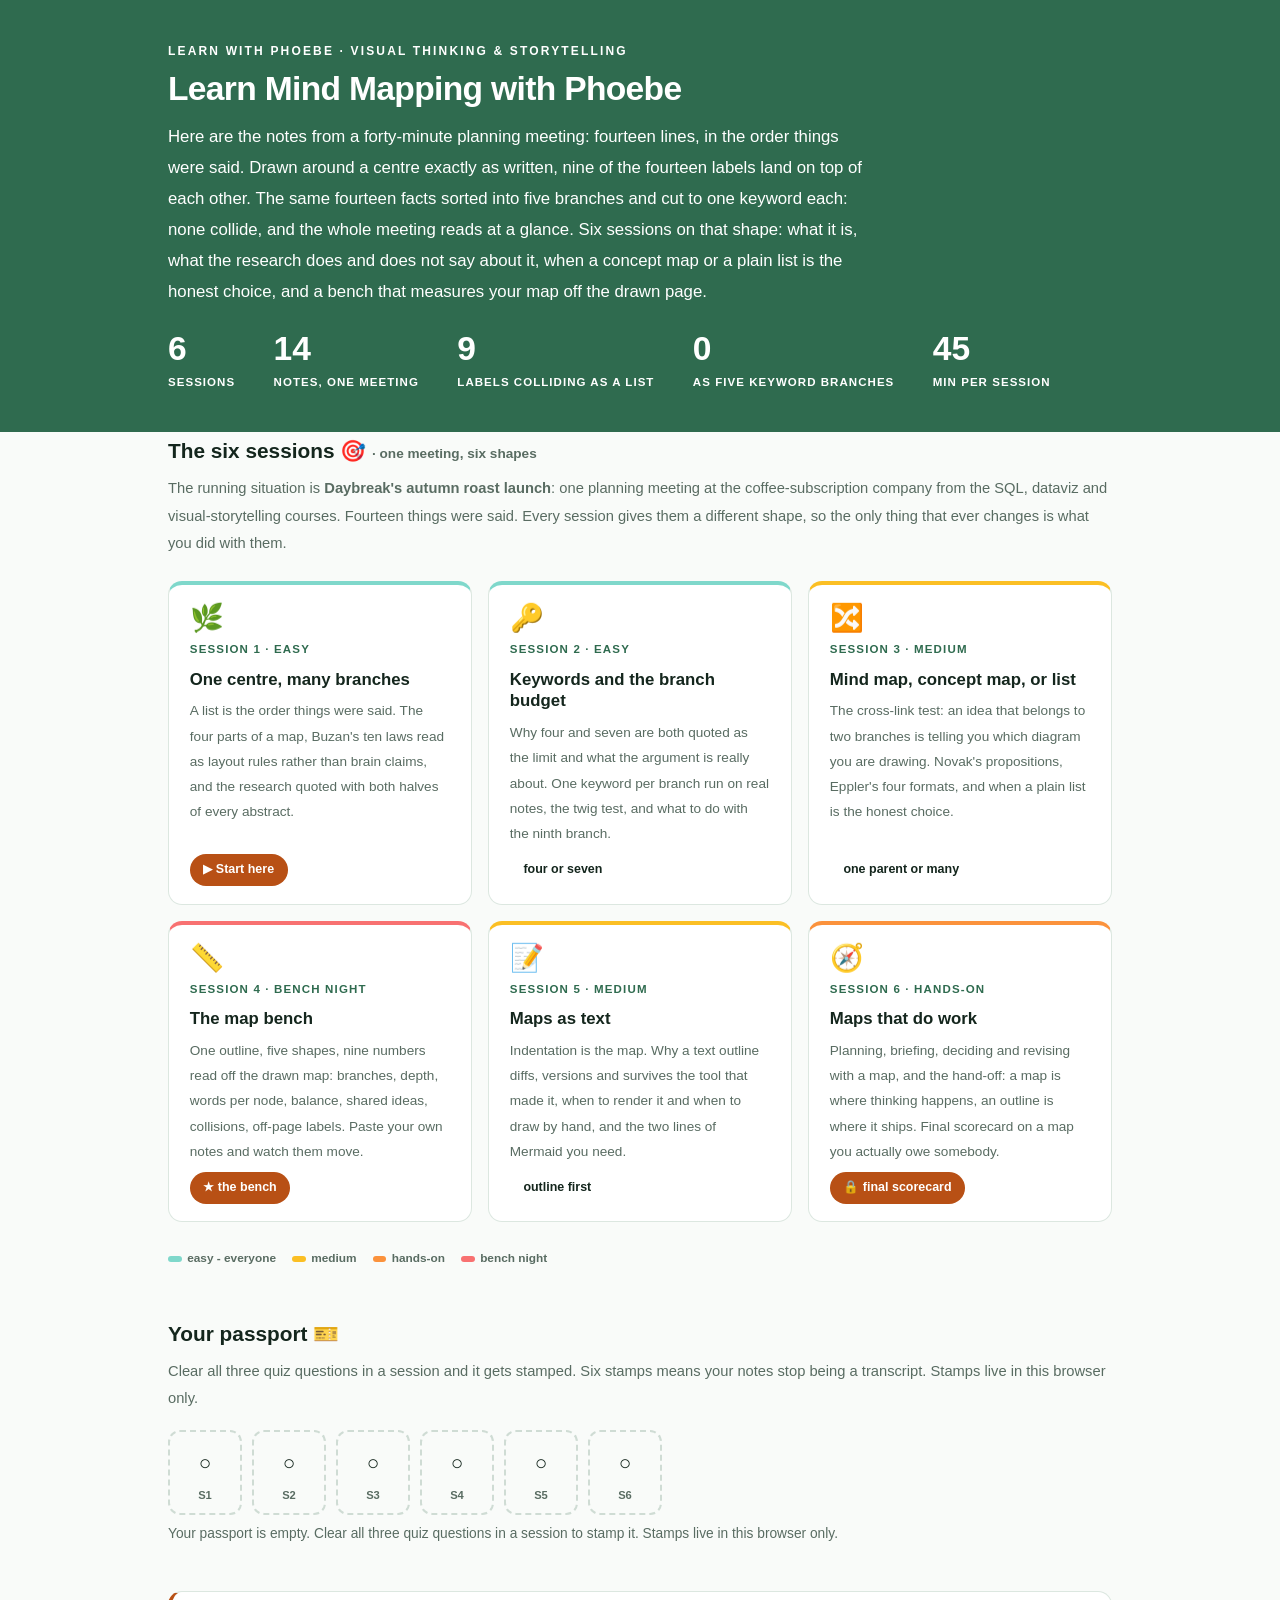
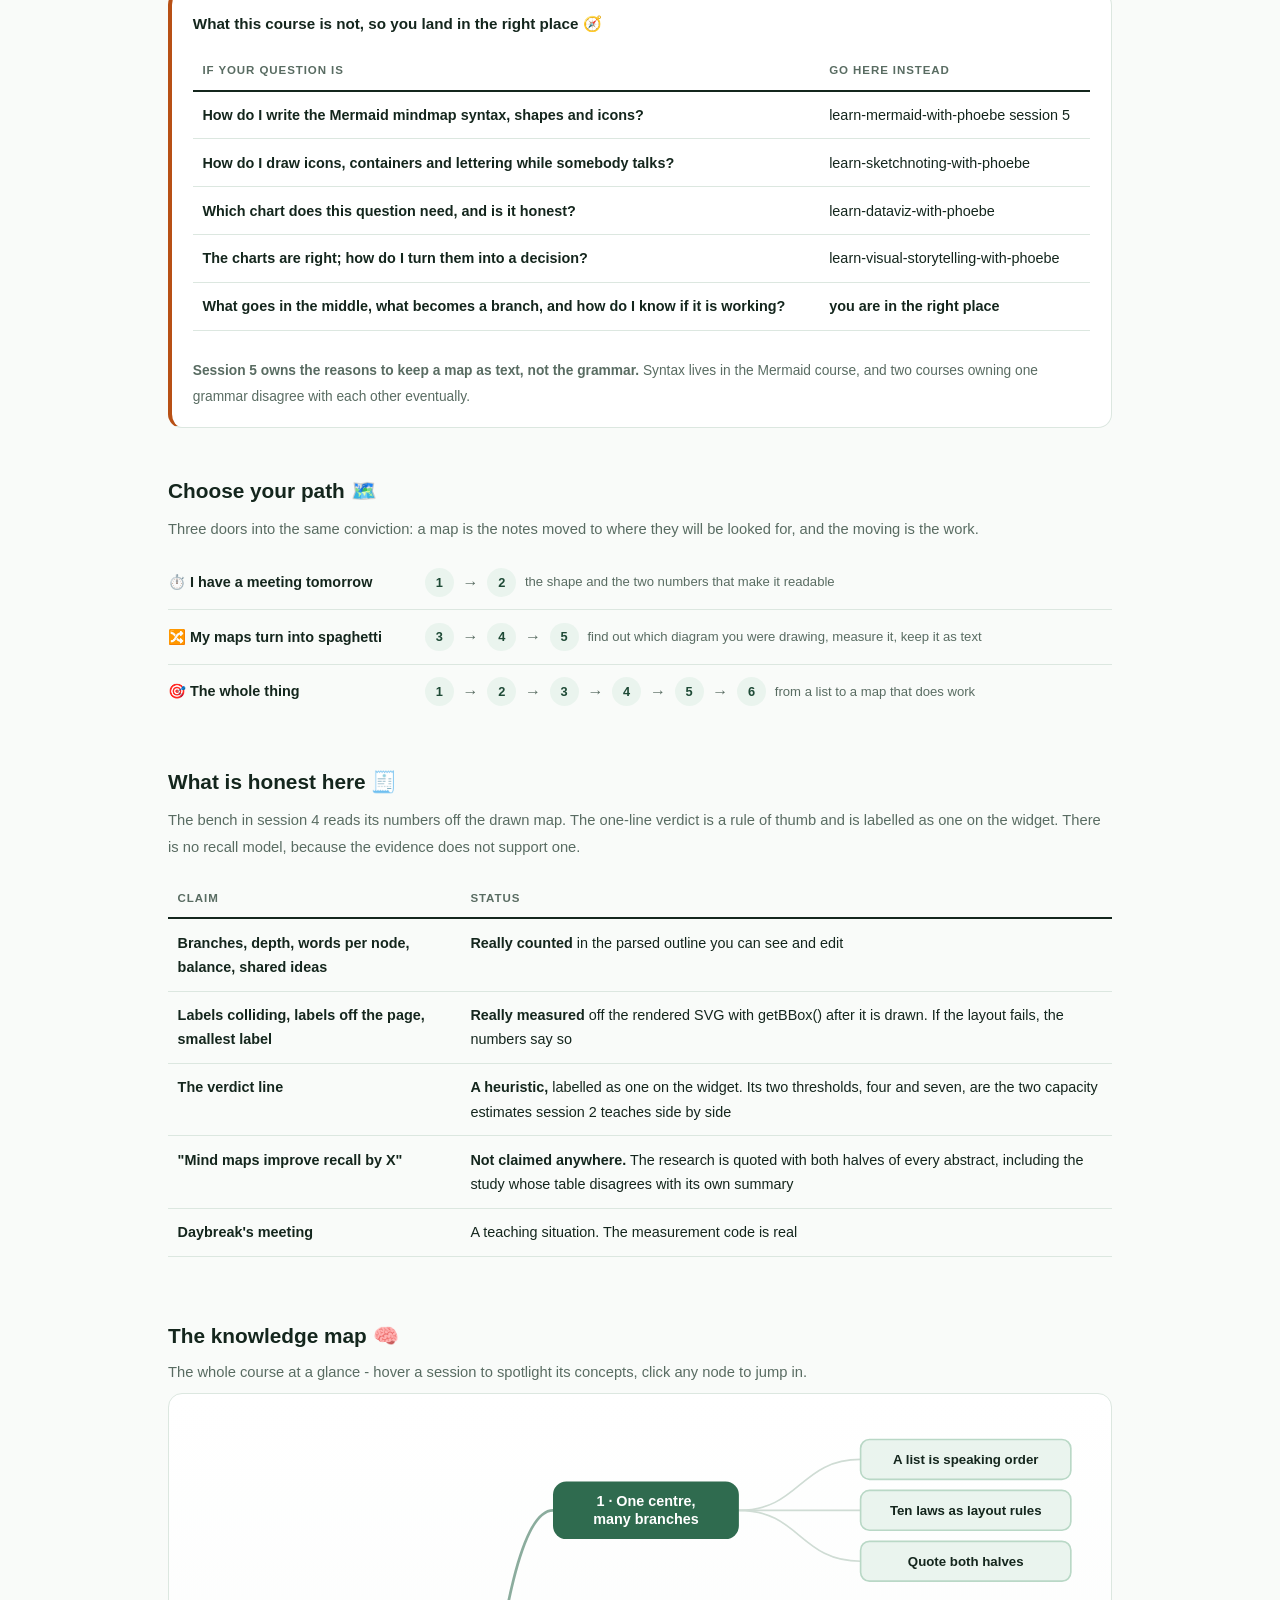
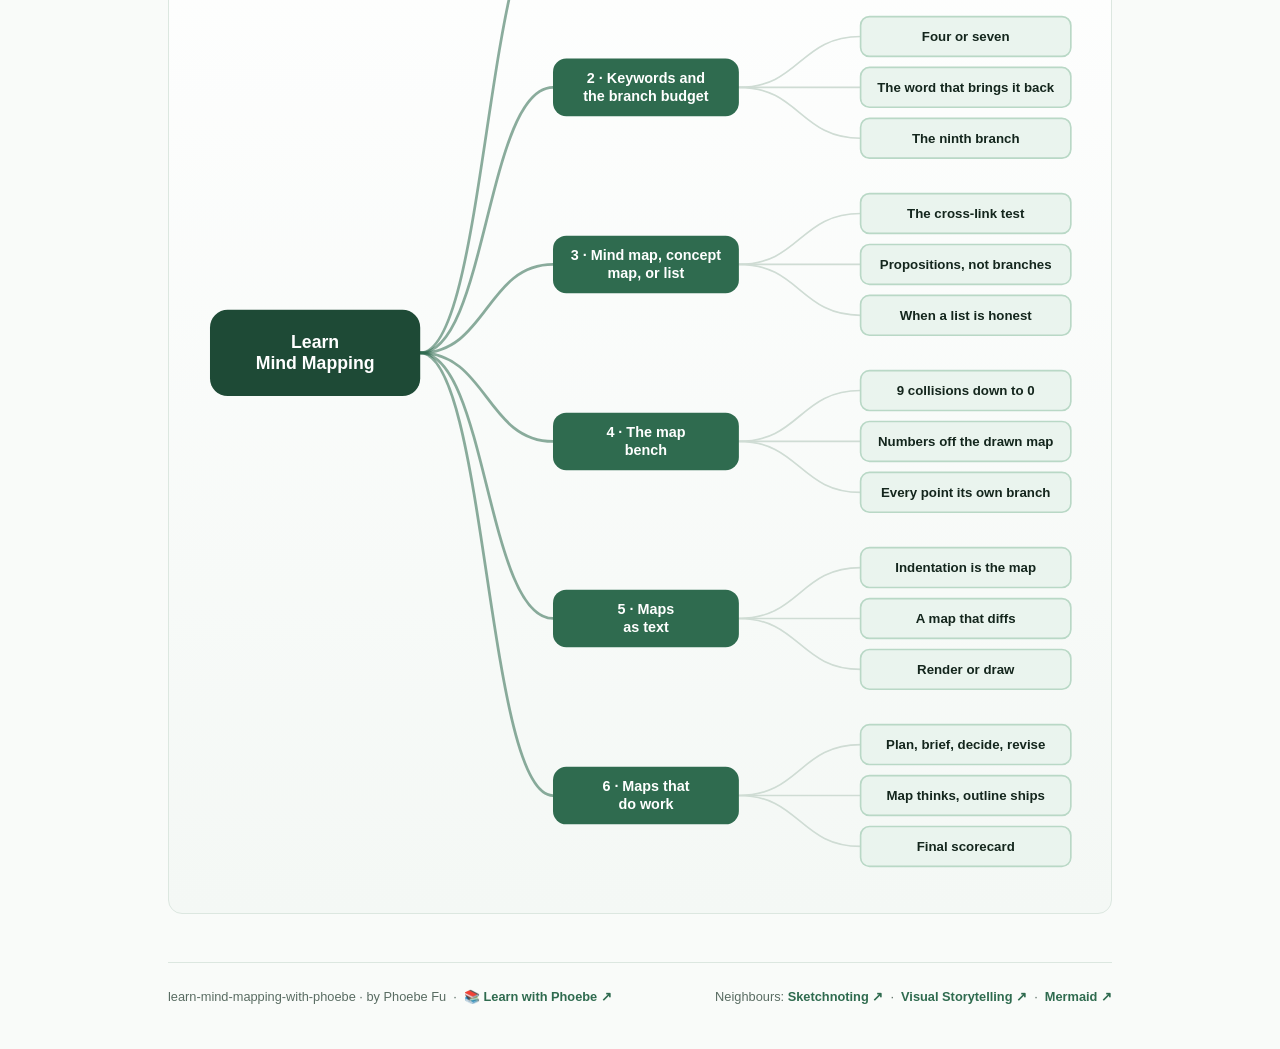
<file: index.html>
<!DOCTYPE html>
<html lang="en">
<head>
<meta charset="UTF-8">
<meta name="viewport" content="width=device-width, initial-scale=1.0">
<!-- social:start -->
<meta name="description" content="Six sessions on shaping what you know into a map: one centre, a handful of branches, one keyword each. What the evidence actually says, when a mind map is the wrong tool, and a bench that measures your map off the drawn page. Free, by Phoebe Fu.">
<meta property="og:type" content="website">
<meta property="og:site_name" content="Learn with Phoebe">
<meta property="og:title" content="Learn Mind Mapping with Phoebe">
<meta property="og:description" content="Fourteen meeting notes, nine colliding labels. The same fourteen as a map: five branches, none. Six sessions on the shape, the evidence, and when not to.">
<meta property="og:url" content="https://phoebefu6.github.io/learn-mind-mapping-with-phoebe/">
<meta property="og:image" content="https://phoebefu6.github.io/learn-mind-mapping-with-phoebe/assets/og-cover.png">
<meta property="og:image:width" content="1200">
<meta property="og:image:height" content="630">
<meta name="twitter:card" content="summary_large_image">
<meta name="twitter:title" content="Learn Mind Mapping with Phoebe">
<meta name="twitter:description" content="Six sessions on the shape of notes, with a bench that measures your map off the drawn page.">
<meta name="twitter:image" content="https://phoebefu6.github.io/learn-mind-mapping-with-phoebe/assets/og-cover.png">
<!-- social:end -->
<title>Learn Mind Mapping with Phoebe</title>
<link rel="stylesheet" href="assets/style.css?v=24">
<style>

  .stats-row { display: flex; gap: 2.4rem; margin-top: 1.5rem; flex-wrap: wrap; }
  .stat b { display: block; font-size: 2.1rem; font-weight: 800; line-height: 1.05; font-variant-numeric: tabular-nums; }
  .stat span { font-size: .72rem; opacity: 1; text-transform: uppercase; letter-spacing: .09em; font-weight: 600; }

  .course-grid { display: grid; grid-template-columns: repeat(auto-fit, minmax(17rem, 1fr)); gap: 1rem; margin-top: 1.5rem; }
  .course-card {
    border: 1px solid var(--hairline);
    border-top: 4px solid var(--diff, var(--indigo));
    border-radius: var(--radius);
    padding: 1.2rem 1.3rem 1.1rem;
    display: flex;
    flex-direction: column;
    gap: .5rem;
    text-decoration: none;
    color: var(--ink);
    background: #fff;
    transition: box-shadow .15s ease, border-color .15s ease, transform .15s ease;
    position: relative;
  }
  .course-card:hover { border-color: var(--indigo-soft); border-top-color: var(--diff, var(--indigo)); box-shadow: 0 8px 28px rgba(47,107,79,.14); transform: translateY(-3px); }
  .course-card .cicon { font-size: 1.7rem; line-height: 1; }
  .course-card .cnum { font-size: .72rem; font-weight: 700; color: var(--indigo); text-transform: uppercase; letter-spacing: .1em; }
  .course-card h3 { font-size: 1.05rem; font-weight: 800; line-height: 1.3; }
  .course-card p { font-size: .85rem; color: var(--muted); flex: 1; }
  .course-card .meta { display: flex; gap: .4rem; flex-wrap: wrap; }

  .diff-legend { display: flex; gap: 1rem; margin-top: 1.6rem; font-size: .74rem; color: var(--muted); font-weight: 600; flex-wrap: wrap; }
  .diff-legend i { display: inline-block; width: .85rem; height: .35rem; border-radius: 999px; margin-right: .35rem; vertical-align: middle; }

  .paths { margin-top: 2.6rem; }
  .paths h2 { font-size: 1.3rem; font-weight: 800; margin-bottom: .3rem; }
  .paths .plede { color: var(--muted); font-size: .92rem; margin-bottom: .8rem; }
  .path { display: flex; gap: .55rem; align-items: center; padding: .75rem 0; border-bottom: .5px solid var(--hairline); flex-wrap: wrap; }
  .path:last-child { border-bottom: none; }
  .path b { min-width: 15.5rem; font-size: .9rem; }
  .path .pstep { background: var(--indigo-50); color: var(--indigo-deep); border-radius: 999px; padding: .16rem .68rem; font-weight: 700; font-size: .8rem; text-decoration: none; transition: all .12s ease; }
  .path .pstep:hover { background: var(--indigo); color: #fff; }
  .path .parr { color: var(--muted); font-weight: 700; }

  .mm-section { margin-top: 1.6rem; }
  .mm-section h2 { font-size: 1.3rem; font-weight: 800; margin-bottom: .2rem; }
  .mm-section .mm-lede { color: var(--muted); font-size: .92rem; margin-bottom: .4rem; }
  .mm-wrap { border: 1px solid var(--hairline); border-radius: var(--radius); background: linear-gradient(180deg,#fff,#F4F8F5); padding: .6rem; overflow-x: auto; }
  .mm-svg { width: 100%; height: auto; display: block; max-width: 60rem; margin: 0 auto; min-width: 34rem; }
  .mm-link { cursor: pointer; text-decoration: none; }
  .mm-node rect { transition: opacity .15s ease, filter .15s ease; }
  .mm-node text { pointer-events: none; }
  .mm-link:hover .mm-node rect { filter: brightness(1.06); }
  .mm-edge { transition: opacity .15s ease; }

  .not-this { border: 1px solid var(--hairline); border-left: 4px solid var(--amber); border-radius: var(--radius); background: #fff; padding: 1.1rem 1.3rem; margin-top: 1.2rem; }
  .not-this h3 { font-size: .95rem; font-weight: 800; margin-bottom: .5rem; }
</style>
</head>
<body>

<header class="masthead">
  <div class="wrap">
    <div class="eyebrow">Learn with Phoebe · Visual Thinking &amp; Storytelling</div>
    <h1>Learn <span class="accent">Mind Mapping</span> with Phoebe</h1>
    <p class="sub">Here are the notes from a forty-minute planning meeting: fourteen lines, in the order things were said. Drawn around a centre exactly as written, nine of the fourteen labels land on top of each other. The same fourteen facts sorted into five branches and cut to one keyword each: none collide, and the whole meeting reads at a glance. Six sessions on that shape: what it is, what the research does and does not say about it, when a concept map or a plain list is the honest choice, and a bench that measures your map off the drawn page.</p>
    <div class="stats-row">
      <div class="stat"><b data-count="6">6</b><span>sessions</span></div>
      <div class="stat"><b data-count="14">14</b><span>notes, one meeting</span></div>
      <div class="stat"><b data-count="9">9</b><span>labels colliding as a list</span></div>
      <div class="stat"><b data-count="0">0</b><span>as five keyword branches</span></div>
      <div class="stat"><b data-count="45">45</b><span>min per session</span></div>
    </div>
  </div>
</header>

<main class="wrap">

  <section class="section">
    <div class="paths" style="margin-top:0">
      <h2>The six sessions 🎯 <span style="font-size:.85rem;font-weight:600;color:var(--muted)">· one meeting, six shapes</span></h2>
      <p class="plede">The running situation is <strong>Daybreak's autumn roast launch</strong>: one planning meeting at the coffee-subscription company from the SQL, dataviz and visual-storytelling courses. Fourteen things were said. Every session gives them a different shape, so the only thing that ever changes is what you did with them.</p>
    </div>

    <div class="course-grid">
      <a class="course-card" href="courses/01-one-centre-many-branches.html" style="--diff:#7FD8CB">
        <span class="cicon">🌿</span>
        <span class="cnum">Session 1 · easy</span>
        <h3>One centre, many branches</h3>
        <p>A list is the order things were said. The four parts of a map, Buzan's ten laws read as layout rules rather than brain claims, and the research quoted with both halves of every abstract.</p>
        <span class="meta"><span class="pill amber">▶ Start here</span></span>
      </a>
      <a class="course-card" href="courses/02-keywords-and-the-branch-budget.html" style="--diff:#7FD8CB">
        <span class="cicon">🔑</span>
        <span class="cnum">Session 2 · easy</span>
        <h3>Keywords and the branch budget</h3>
        <p>Why four and seven are both quoted as the limit and what the argument is really about. One keyword per branch run on real notes, the twig test, and what to do with the ninth branch.</p>
        <span class="meta"><span class="pill">four or seven</span></span>
      </a>
      <a class="course-card" href="courses/03-mind-map-concept-map-or-list.html" style="--diff:#FBBF24">
        <span class="cicon">🔀</span>
        <span class="cnum">Session 3 · medium</span>
        <h3>Mind map, concept map, or list</h3>
        <p>The cross-link test: an idea that belongs to two branches is telling you which diagram you are drawing. Novak's propositions, Eppler's four formats, and when a plain list is the honest choice.</p>
        <span class="meta"><span class="pill">one parent or many</span></span>
      </a>
      <a class="course-card" href="courses/04-the-map-bench.html" style="--diff:#F87171">
        <span class="cicon">📏</span>
        <span class="cnum">Session 4 · bench night</span>
        <h3>The map bench</h3>
        <p>One outline, five shapes, nine numbers read off the drawn map: branches, depth, words per node, balance, shared ideas, collisions, off-page labels. Paste your own notes and watch them move.</p>
        <span class="meta"><span class="pill amber">★ the bench</span></span>
      </a>
      <a class="course-card" href="courses/05-maps-as-text.html" style="--diff:#FBBF24">
        <span class="cicon">📝</span>
        <span class="cnum">Session 5 · medium</span>
        <h3>Maps as text</h3>
        <p>Indentation is the map. Why a text outline diffs, versions and survives the tool that made it, when to render it and when to draw by hand, and the two lines of Mermaid you need.</p>
        <span class="meta"><span class="pill">outline first</span></span>
      </a>
      <a class="course-card" href="courses/06-maps-that-do-work.html" style="--diff:#FB923C">
        <span class="cicon">🧭</span>
        <span class="cnum">Session 6 · hands-on</span>
        <h3>Maps that do work</h3>
        <p>Planning, briefing, deciding and revising with a map, and the hand-off: a map is where thinking happens, an outline is where it ships. Final scorecard on a map you actually owe somebody.</p>
        <span class="meta"><span class="pill amber">🔒 final scorecard</span></span>
      </a>
    </div>

    <div class="diff-legend">
      <span><i style="background:#7FD8CB"></i>easy - everyone</span>
      <span><i style="background:#FBBF24"></i>medium</span>
      <span><i style="background:#FB923C"></i>hands-on</span>
      <span><i style="background:#F87171"></i>bench night</span>
    </div>
  </section>

  <section class="section">
    <div class="paths" style="margin-top:0">
      <h2>Your passport 🎫</h2>
      <p class="plede">Clear all three quiz questions in a session and it gets stamped. Six stamps means your notes stop being a transcript. Stamps live in this browser only.</p>
    </div>
    <div class="pp-strip"></div>
  </section>

  <section class="section">
    <div class="not-this">
      <h3>What this course is not, so you land in the right place 🧭</h3>
      <table class="clean">
        <tr><th>If your question is</th><th>Go here instead</th></tr>
        <tr><td>How do I write the Mermaid <span class="mono">mindmap</span> syntax, shapes and icons?</td><td><span class="mono">learn-mermaid-with-phoebe</span> session 5</td></tr>
        <tr><td>How do I draw icons, containers and lettering while somebody talks?</td><td><span class="mono">learn-sketchnoting-with-phoebe</span></td></tr>
        <tr><td>Which chart does this question need, and is it honest?</td><td><span class="mono">learn-dataviz-with-phoebe</span></td></tr>
        <tr><td>The charts are right; how do I turn them into a decision?</td><td><span class="mono">learn-visual-storytelling-with-phoebe</span></td></tr>
        <tr><td><strong>What goes in the middle, what becomes a branch, and how do I know if it is working?</strong></td><td><strong>you are in the right place</strong></td></tr>
      </table>
      <p style="margin-top:.7rem;font-size:.86rem;color:var(--muted)"><strong>Session 5 owns the reasons to keep a map as text, not the grammar.</strong> Syntax lives in the Mermaid course, and two courses owning one grammar disagree with each other eventually.</p>
    </div>
  </section>

  <section class="section">
    <div class="paths">
      <h2>Choose your path 🗺️</h2>
      <p class="plede">Three doors into the same conviction: a map is the notes moved to where they will be looked for, and the moving is the work.</p>
      <div class="path"><b>⏱️ I have a meeting tomorrow</b>
        <a class="pstep" href="courses/01-one-centre-many-branches.html">1</a><span class="parr">→</span>
        <a class="pstep" href="courses/02-keywords-and-the-branch-budget.html">2</a>
        <span style="font-size:.82rem;color:var(--muted)">the shape and the two numbers that make it readable</span>
      </div>
      <div class="path"><b>🔀 My maps turn into spaghetti</b>
        <a class="pstep" href="courses/03-mind-map-concept-map-or-list.html">3</a><span class="parr">→</span>
        <a class="pstep" href="courses/04-the-map-bench.html">4</a><span class="parr">→</span>
        <a class="pstep" href="courses/05-maps-as-text.html">5</a>
        <span style="font-size:.82rem;color:var(--muted)">find out which diagram you were drawing, measure it, keep it as text</span>
      </div>
      <div class="path"><b>🎯 The whole thing</b>
        <a class="pstep" href="courses/01-one-centre-many-branches.html">1</a><span class="parr">→</span>
        <a class="pstep" href="courses/02-keywords-and-the-branch-budget.html">2</a><span class="parr">→</span>
        <a class="pstep" href="courses/03-mind-map-concept-map-or-list.html">3</a><span class="parr">→</span>
        <a class="pstep" href="courses/04-the-map-bench.html">4</a><span class="parr">→</span>
        <a class="pstep" href="courses/05-maps-as-text.html">5</a><span class="parr">→</span>
        <a class="pstep" href="courses/06-maps-that-do-work.html">6</a>
        <span style="font-size:.82rem;color:var(--muted)">from a list to a map that does work</span>
      </div>
    </div>
  </section>

  <section class="section">
    <div class="paths" style="margin-top:0">
      <h2>What is honest here 🧾</h2>
      <p class="plede">The bench in session 4 reads its numbers off the drawn map. The one-line verdict is a rule of thumb and is labelled as one on the widget. There is no recall model, because the evidence does not support one.</p>
    </div>
    <table class="clean">
      <tr><th>Claim</th><th>Status</th></tr>
      <tr><td>Branches, depth, words per node, balance, shared ideas</td><td><strong>Really counted</strong> in the parsed outline you can see and edit</td></tr>
      <tr><td>Labels colliding, labels off the page, smallest label</td><td><strong>Really measured</strong> off the rendered SVG with <span class="mono">getBBox()</span> after it is drawn. If the layout fails, the numbers say so</td></tr>
      <tr><td>The verdict line</td><td><strong>A heuristic,</strong> labelled as one on the widget. Its two thresholds, four and seven, are the two capacity estimates session 2 teaches side by side</td></tr>
      <tr><td>"Mind maps improve recall by X"</td><td><strong>Not claimed anywhere.</strong> The research is quoted with both halves of every abstract, including the study whose table disagrees with its own summary</td></tr>
      <tr><td>Daybreak's meeting</td><td>A teaching situation. The measurement code is real</td></tr>
    </table>
  </section>

  <section class="section mm-section">
    <h2>The knowledge map 🧠</h2>
    <p class="mm-lede">The whole course at a glance - hover a session to spotlight its concepts, click any node to jump in.</p>
    <div class="mm-wrap"><div id="mindmap"></div></div>
  </section>

  <footer class="pagefoot">
    <span>learn-mind-mapping-with-phoebe · by Phoebe Fu &nbsp;·&nbsp; 📚 <a href="https://phoebefu6.github.io/learn-with-phoebe/">Learn with Phoebe ↗</a></span>
    <span>Neighbours: <a href="https://phoebefu6.github.io/learn-sketchnoting-with-phoebe/">Sketchnoting ↗</a> &nbsp;·&nbsp; <a href="https://phoebefu6.github.io/learn-visual-storytelling-with-phoebe/">Visual Storytelling ↗</a> &nbsp;·&nbsp; <a href="https://phoebefu6.github.io/learn-mermaid-with-phoebe/">Mermaid ↗</a></span>
  </footer>

</main>

<script>
window.MINDMAP_DATA = {
  title: "Learn\nMind Mapping",
  centerColor: "#1E4A36",
  sessions: [
    { label: "One centre,\nmany branches", href: "courses/01-one-centre-many-branches.html", color: "#7FD8CB",
      concepts: [
        { label: "A list is speaking order", href: "courses/01-one-centre-many-branches.html" },
        { label: "Ten laws as layout rules", href: "courses/01-one-centre-many-branches.html" },
        { label: "Quote both halves", href: "courses/01-one-centre-many-branches.html" } ] },
    { label: "Keywords and\nthe branch budget", href: "courses/02-keywords-and-the-branch-budget.html", color: "#7FD8CB",
      concepts: [
        { label: "Four or seven", href: "courses/02-keywords-and-the-branch-budget.html" },
        { label: "The word that brings it back", href: "courses/02-keywords-and-the-branch-budget.html" },
        { label: "The ninth branch", href: "courses/02-keywords-and-the-branch-budget.html" } ] },
    { label: "Mind map, concept\nmap, or list", href: "courses/03-mind-map-concept-map-or-list.html", color: "#FBBF24",
      concepts: [
        { label: "The cross-link test", href: "courses/03-mind-map-concept-map-or-list.html" },
        { label: "Propositions, not branches", href: "courses/03-mind-map-concept-map-or-list.html" },
        { label: "When a list is honest", href: "courses/03-mind-map-concept-map-or-list.html" } ] },
    { label: "The map\nbench", href: "courses/04-the-map-bench.html", color: "#F87171",
      concepts: [
        { label: "9 collisions down to 0", href: "courses/04-the-map-bench.html" },
        { label: "Numbers off the drawn map", href: "courses/04-the-map-bench.html" },
        { label: "Every point its own branch", href: "courses/04-the-map-bench.html" } ] },
    { label: "Maps\nas text", href: "courses/05-maps-as-text.html", color: "#FBBF24",
      concepts: [
        { label: "Indentation is the map", href: "courses/05-maps-as-text.html" },
        { label: "A map that diffs", href: "courses/05-maps-as-text.html" },
        { label: "Render or draw", href: "courses/05-maps-as-text.html" } ] },
    { label: "Maps that\ndo work", href: "courses/06-maps-that-do-work.html", color: "#FB923C",
      concepts: [
        { label: "Plan, brief, decide, revise", href: "courses/06-maps-that-do-work.html" },
        { label: "Map thinks, outline ships", href: "courses/06-maps-that-do-work.html" },
        { label: "Final scorecard", href: "courses/06-maps-that-do-work.html" } ] }
  ]
};
</script>
<script src="assets/mindmap.js?v=1"></script>
<script src="assets/app.js?v=21"></script>
</body>
</html>
</file>
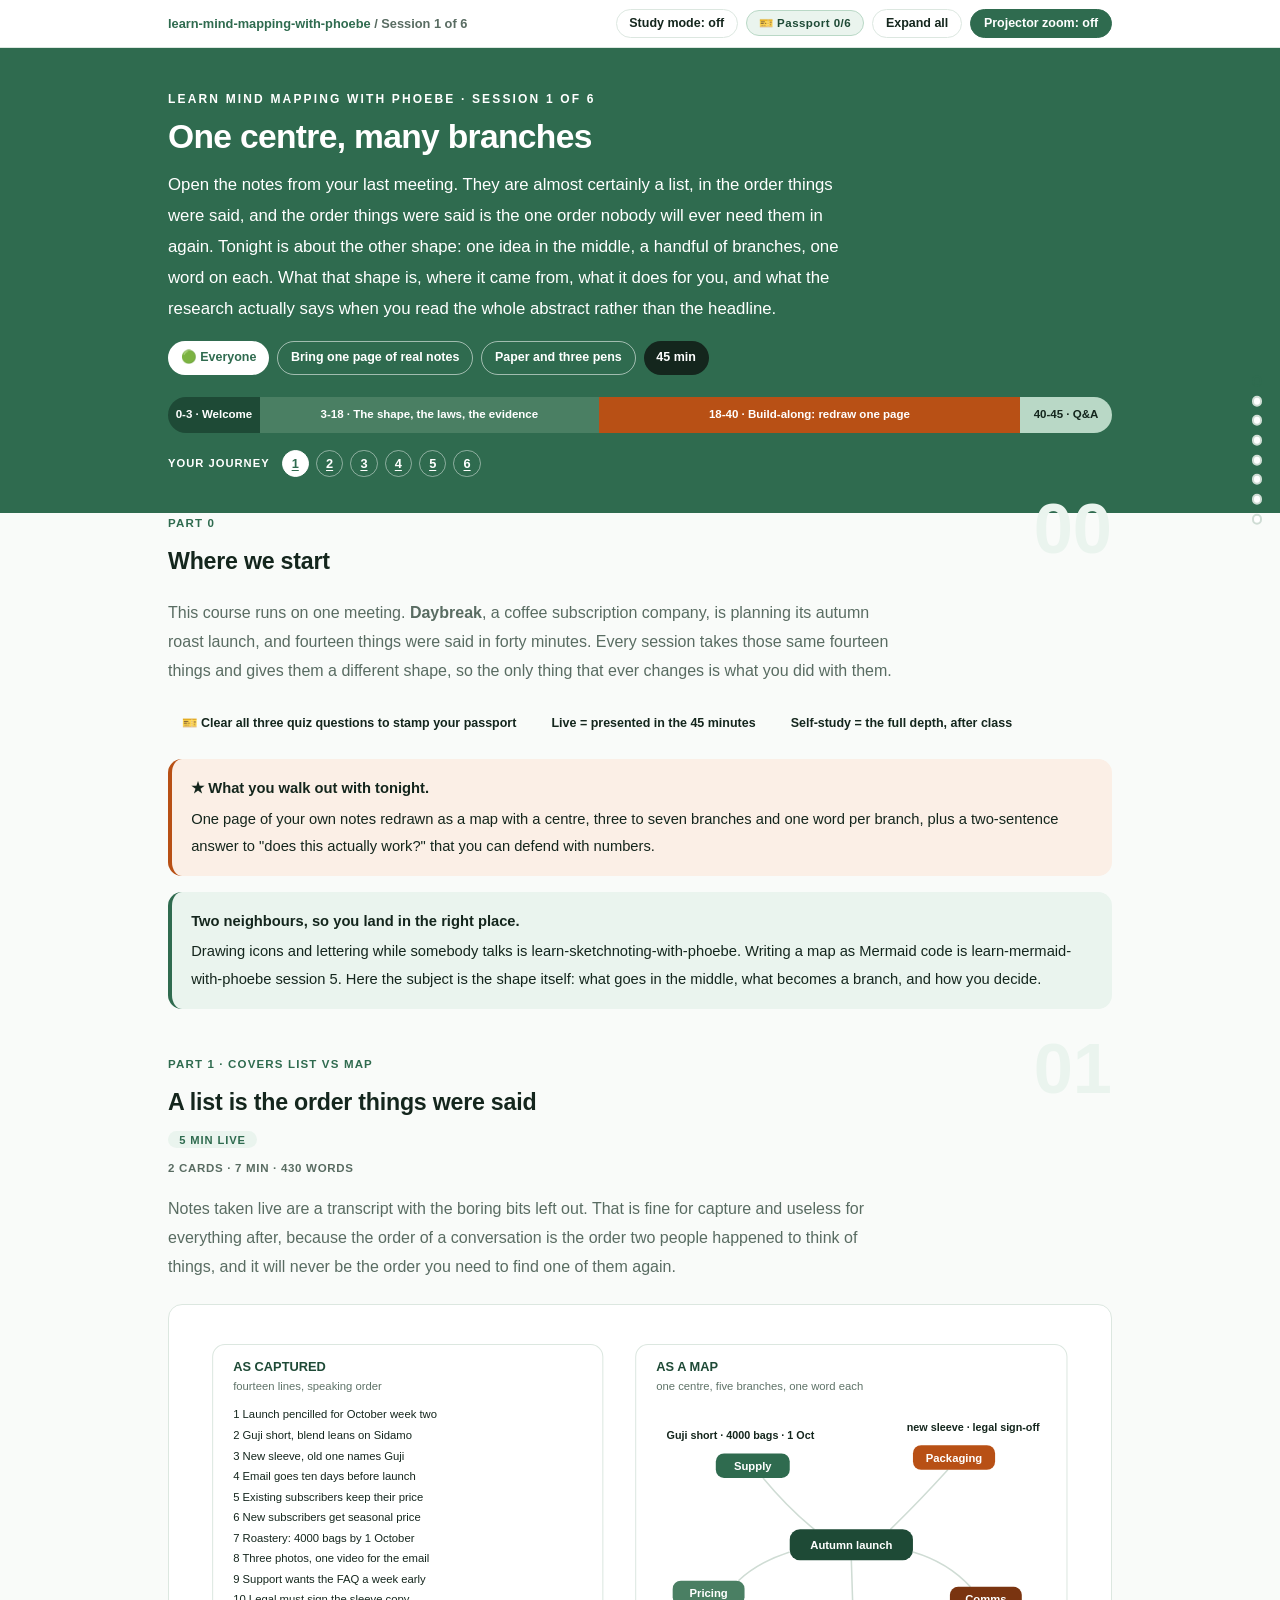
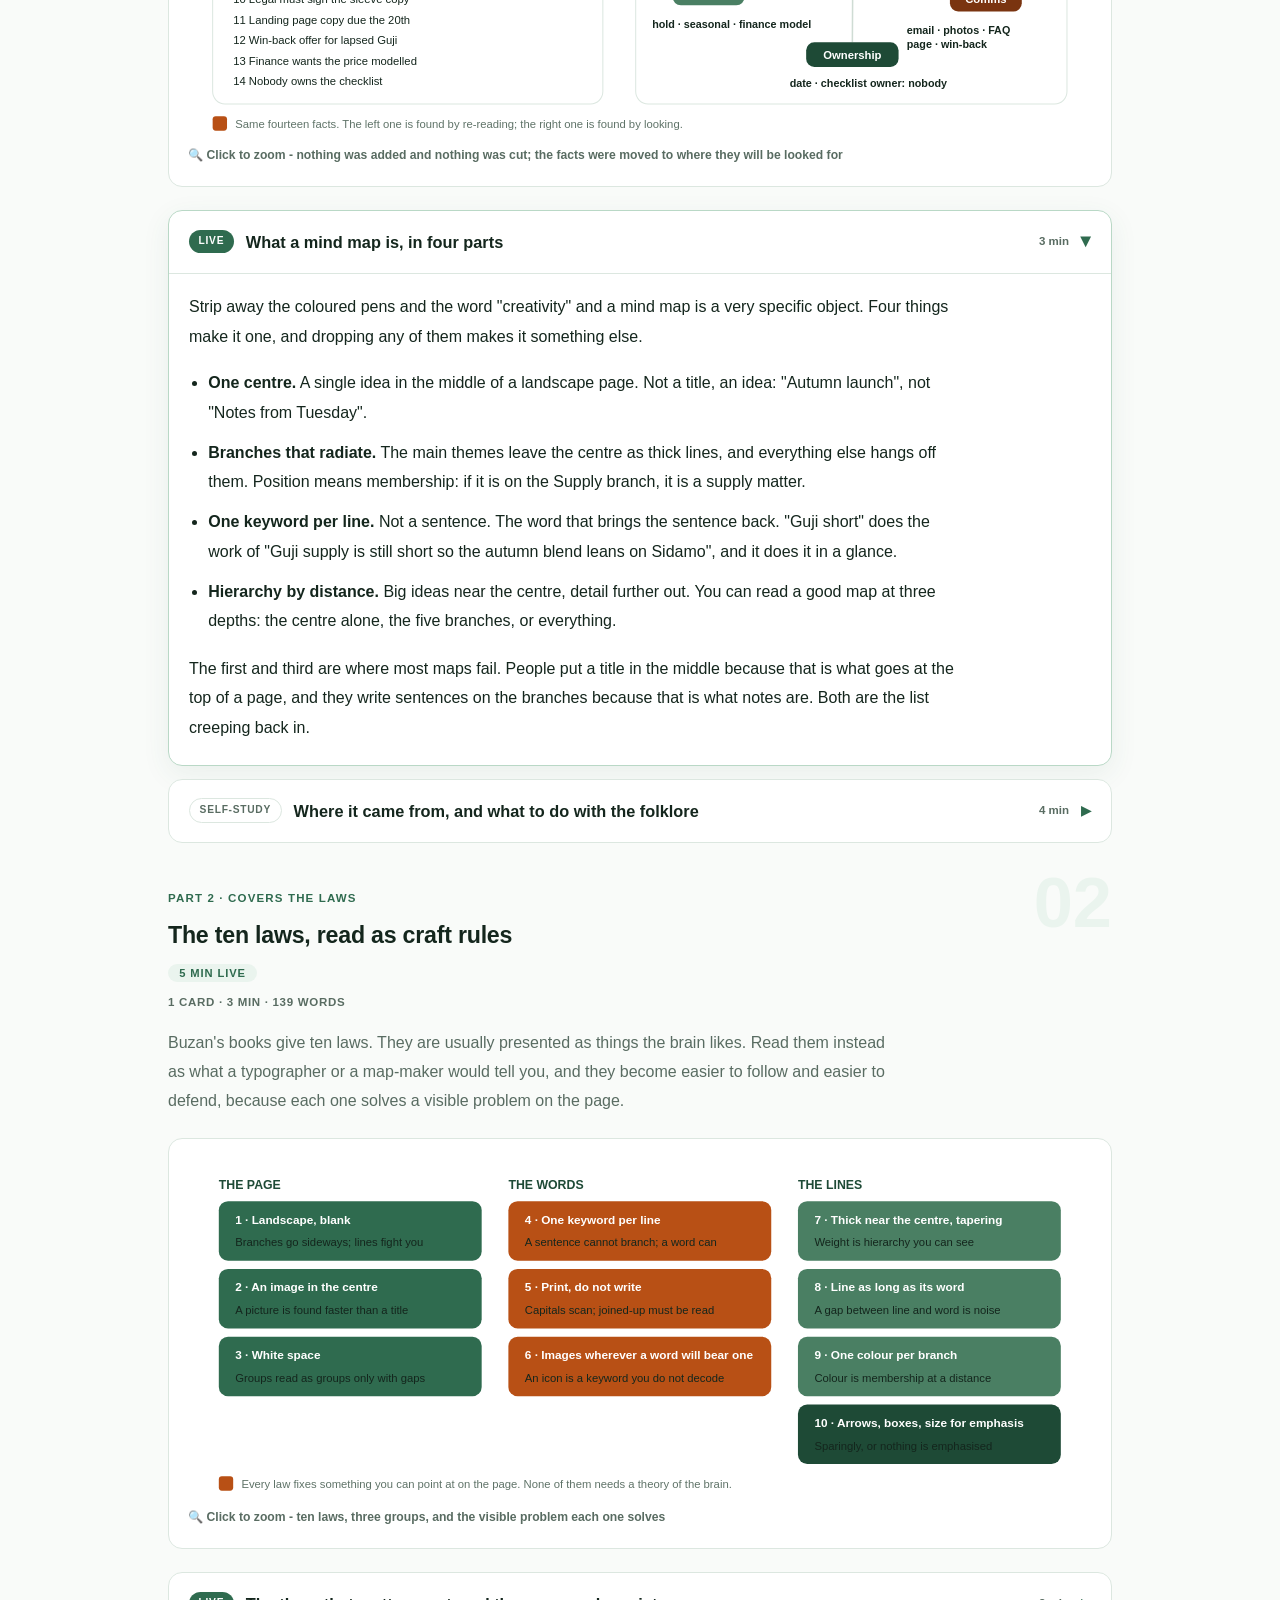
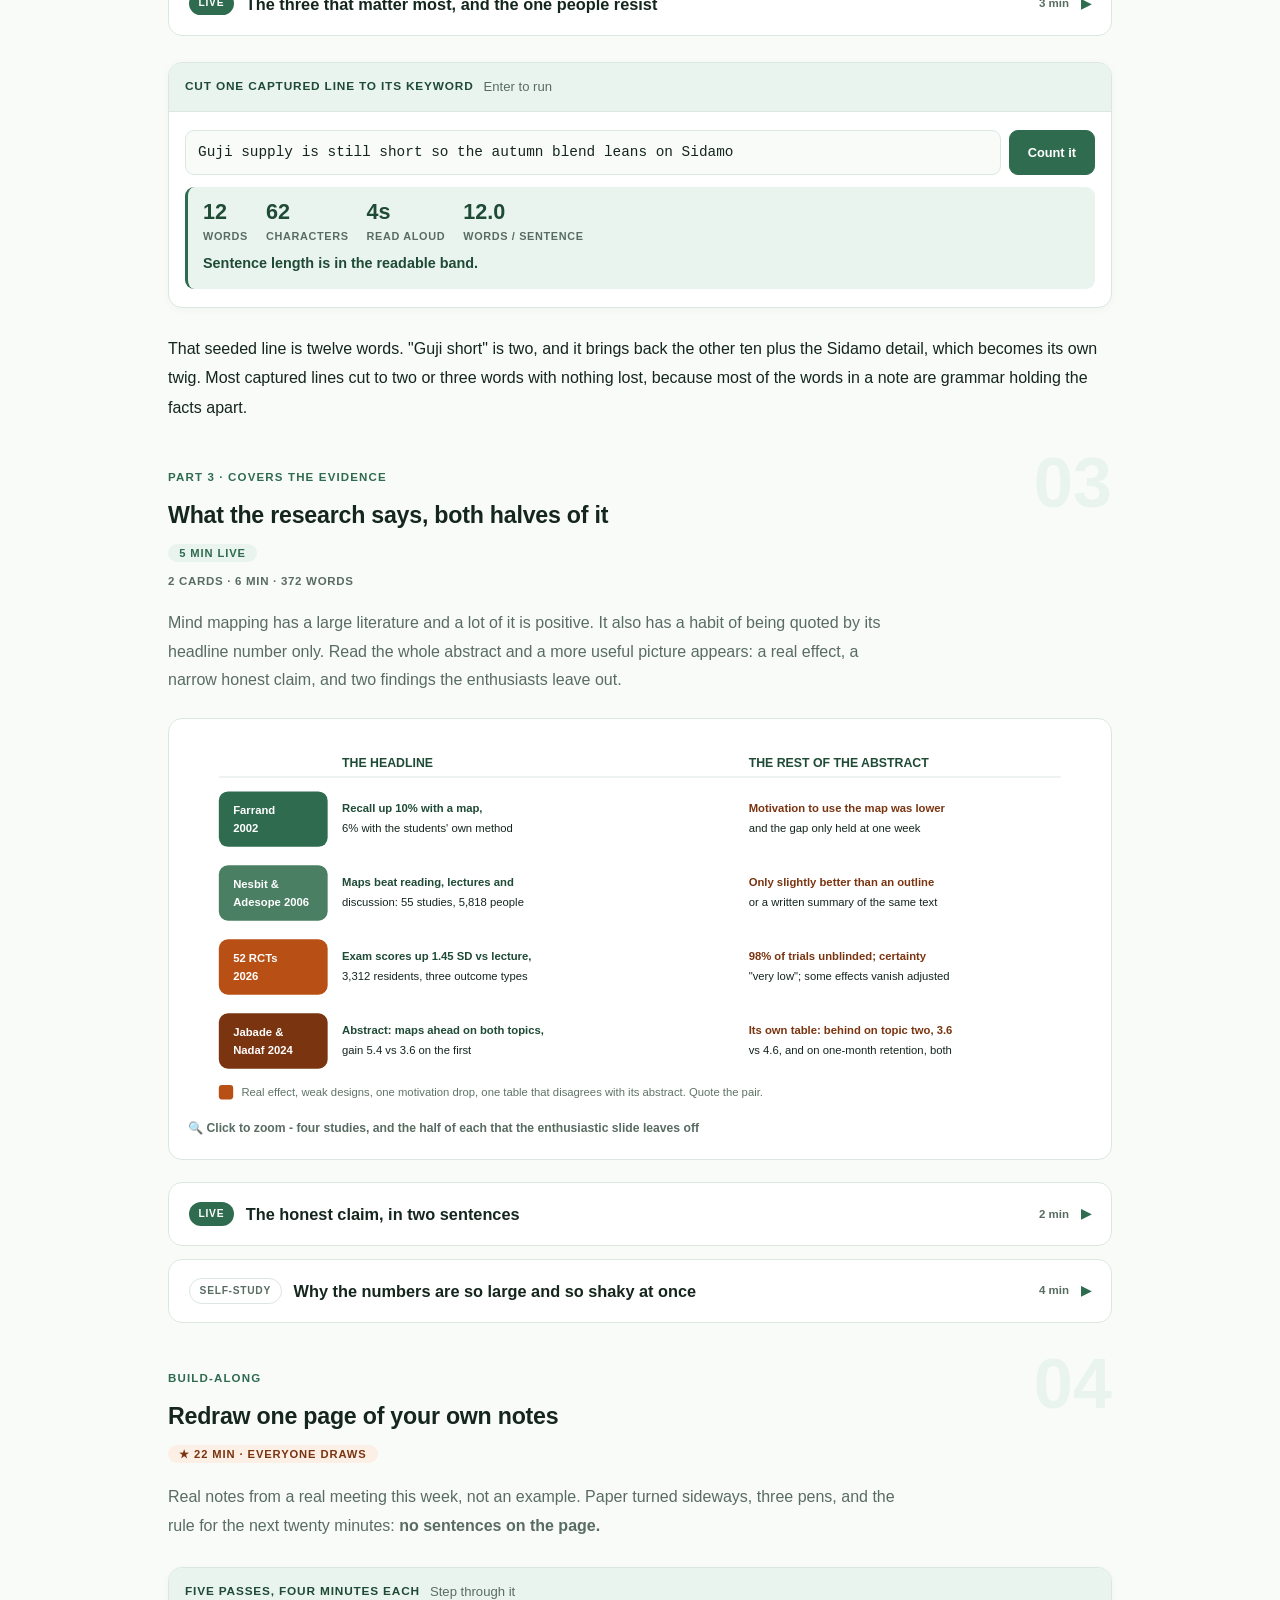
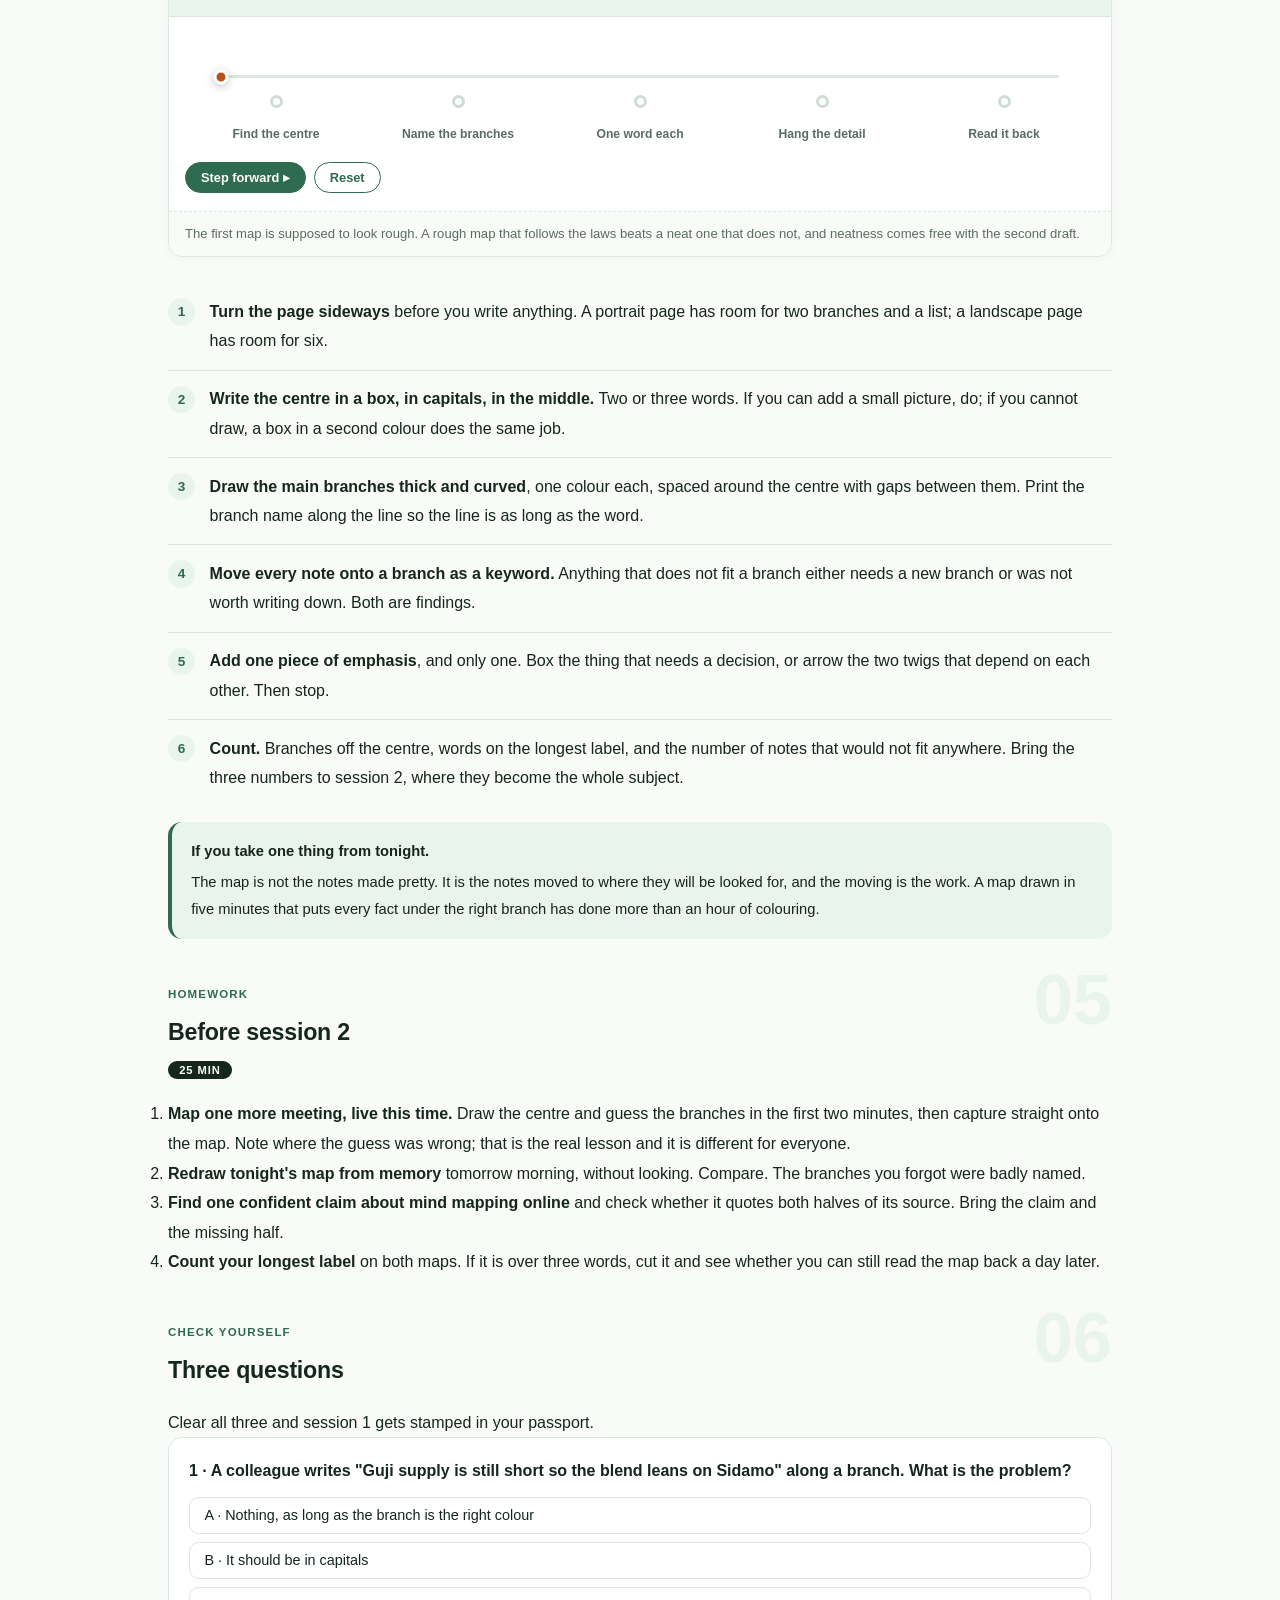
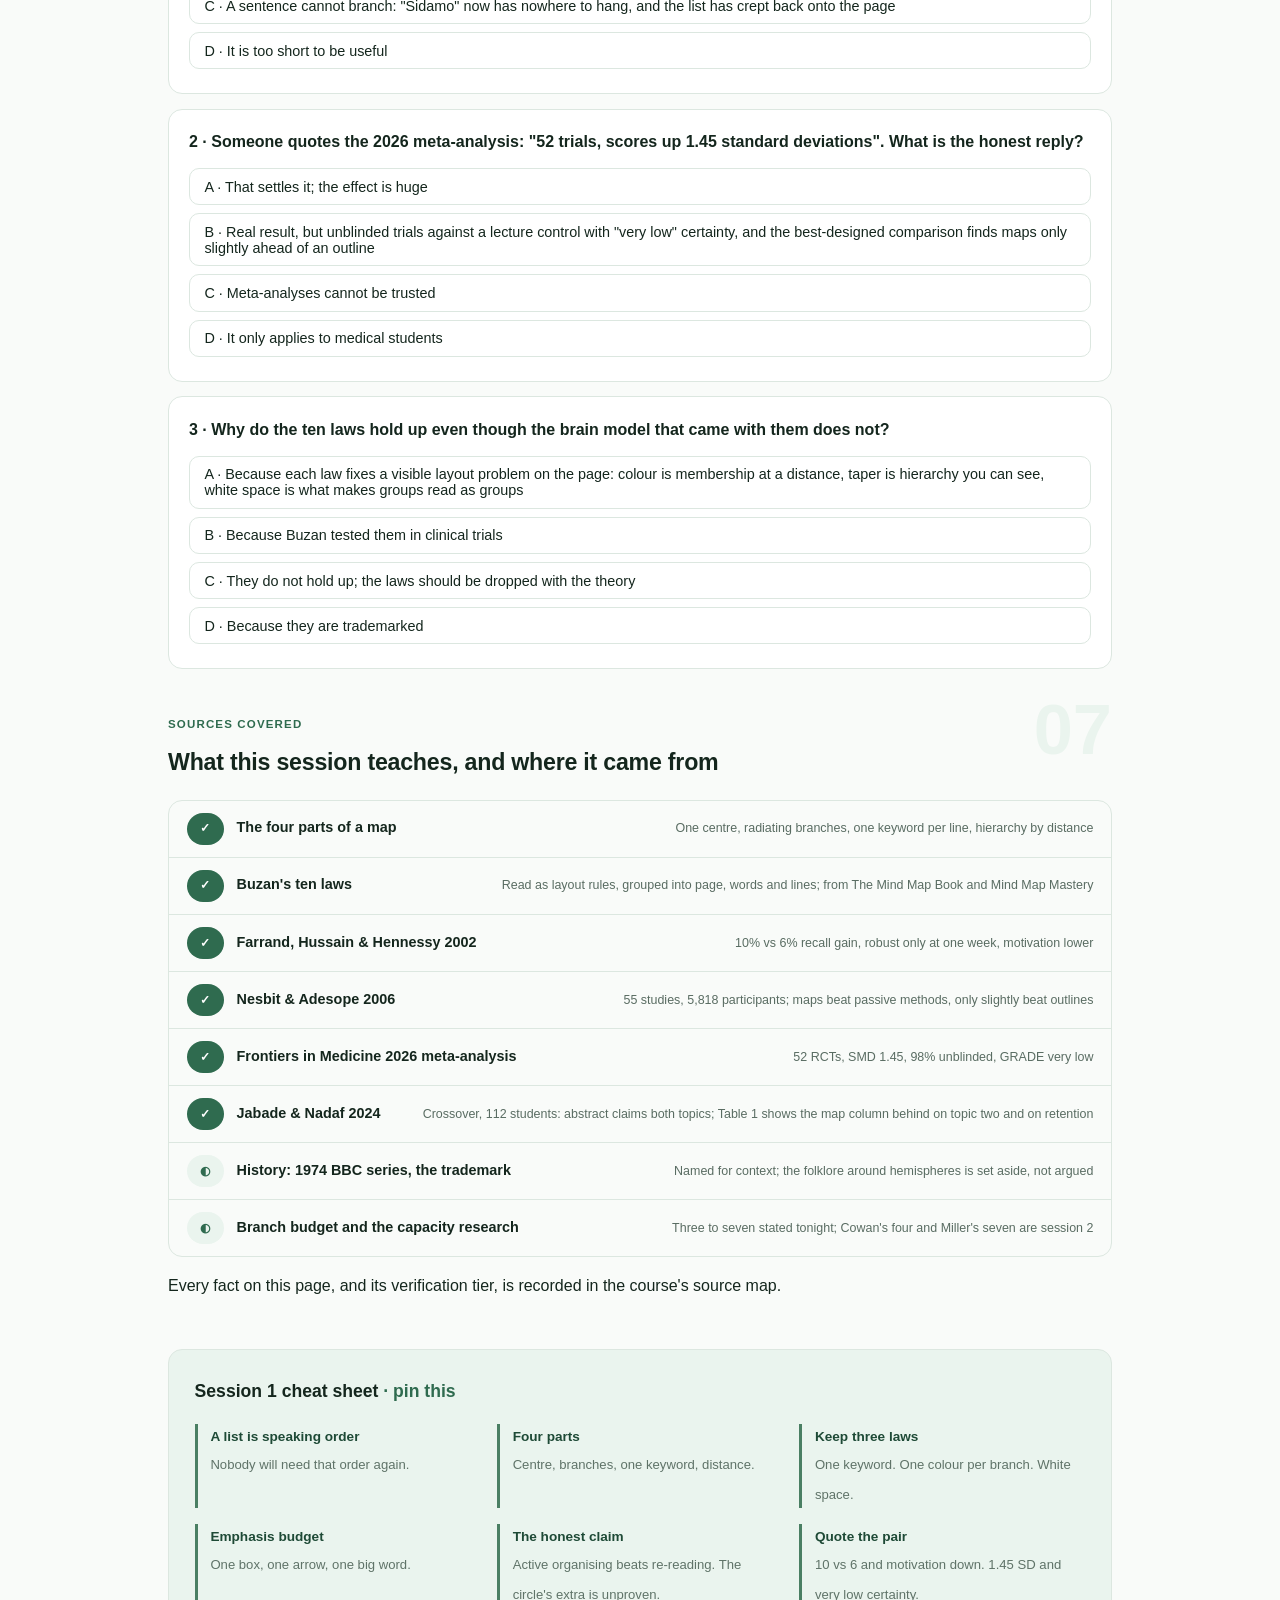
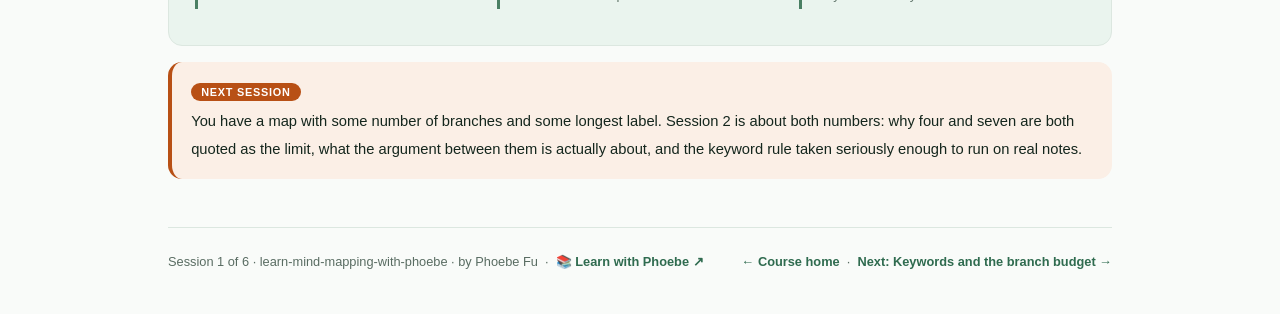
<file: courses/01-one-centre-many-branches.html>
<!DOCTYPE html>
<html lang="en">
<head>
<meta charset="UTF-8">
<meta name="viewport" content="width=device-width, initial-scale=1.0">
<!-- social:start -->
<meta name="description" content="Session 1 of 6. Most notes are a list in the order things were said. What a mind map actually is, the ten laws read as craft rules, and what the evidence does and does not say.">
<meta property="og:type" content="article">
<meta property="og:site_name" content="Learn with Phoebe">
<meta property="og:title" content="One centre, many branches - learn mind mapping with phoebe">
<meta property="og:description" content="Session 1 of 6. A list is the order things were said. A map is the shape they will be used in.">
<meta property="og:url" content="https://phoebefu6.github.io/learn-mind-mapping-with-phoebe/courses/01-one-centre-many-branches.html">
<meta property="og:image" content="https://phoebefu6.github.io/learn-mind-mapping-with-phoebe/assets/og-cover.png">
<meta property="og:image:width" content="1200">
<meta property="og:image:height" content="630">
<meta name="twitter:card" content="summary_large_image">
<meta name="twitter:title" content="One centre, many branches - learn mind mapping with phoebe">
<meta name="twitter:description" content="Session 1 of 6. What a mind map is, the ten laws as craft, the evidence read honestly.">
<meta name="twitter:image" content="https://phoebefu6.github.io/learn-mind-mapping-with-phoebe/assets/og-cover.png">
<!-- social:end -->
<title>Session 1 · One centre, many branches - learn mind mapping with phoebe</title>
<link rel="stylesheet" href="../assets/style.css?v=23">
</head>
<body>

<div class="toolbar">
  <div class="wrap">
    <span class="crumb"><a href="../index.html">learn-mind-mapping-with-phoebe</a> / Session 1 of 6</span>
    <button class="btn" id="toggle-all" type="button">Expand all</button>
    <button class="btn primary" id="zoom-toggle" type="button">Projector zoom: off</button>
  </div>
</div>

<header class="masthead">
  <div class="wrap">
    <div class="eyebrow">Learn Mind Mapping with Phoebe · Session 1 of 6</div>
    <h1>One centre, <span class="accent">many branches</span></h1>
    <p class="sub">Open the notes from your last meeting. They are almost certainly a list, in the order things were said, and the order things were said is the one order nobody will ever need them in again. Tonight is about the other shape: one idea in the middle, a handful of branches, one word on each. What that shape is, where it came from, what it does for you, and what the research actually says when you read the whole abstract rather than the headline.</p>
    <div class="chip-row">
      <span class="chip level">🟢 Everyone</span>
      <span class="chip audience">Bring one page of real notes</span>
      <span class="chip audience">Paper and three pens</span>
      <span class="chip time">45 min</span>
    </div>
    <div class="agenda">
      <span class="a1" style="flex:1">0-3 · Welcome</span>
      <span class="a2" style="flex:4">3-18 · The shape, the laws, the evidence</span>
      <span class="a3" style="flex:5">18-40 · Build-along: redraw one page</span>
      <span class="a4" style="flex:1">40-45 · Q&amp;A</span>
    </div>
  </div>
</header>

<main class="wrap">

  <section class="section" id="intro">
    <div class="section-kicker">
      <span class="klabel">Part 0</span>
      <h2>Where we start</h2>
    </div>
    <p class="lede">This course runs on one meeting. <strong>Daybreak</strong>, a coffee subscription company, is planning its autumn roast launch, and fourteen things were said in forty minutes. Every session takes those same fourteen things and gives them a different shape, so the only thing that ever changes is what you did with them.</p>

    <div class="legend">
      <span class="pill">🎫 Clear all three quiz questions to stamp your passport</span>
      <span class="pill">Live = presented in the 45 minutes</span>
      <span class="pill">Self-study = the full depth, after class</span>
    </div>

    <div class="callout win">
      <p><strong>★ What you walk out with tonight.</strong> One page of your own notes redrawn as a map with a centre, three to seven branches and one word per branch, plus a two-sentence answer to "does this actually work?" that you can defend with numbers.</p>
    </div>

    <div class="callout tip">
      <p><strong>Two neighbours, so you land in the right place.</strong> Drawing icons and lettering while somebody talks is <span class="mono">learn-sketchnoting-with-phoebe</span>. Writing a map as Mermaid code is <span class="mono">learn-mermaid-with-phoebe</span> session 5. Here the subject is the shape itself: what goes in the middle, what becomes a branch, and how you decide.</p>
    </div>
  </section>

  <section class="section" id="part-1">
    <div class="section-kicker">
      <span class="klabel">Part 1 · covers list vs map</span>
      <h2>A list is the order things were said</h2>
      <span class="tag concept">5 min live</span>
    </div>
    <p class="lede">Notes taken live are a transcript with the boring bits left out. That is fine for capture and useless for everything after, because the order of a conversation is the order two people happened to think of things, and it will never be the order you need to find one of them again.</p>

    <figure class="zoomable">
      <svg viewBox="0 0 880 400" xmlns="http://www.w3.org/2000/svg" role="img" aria-label="The same fourteen meeting notes shown twice: as a list in speaking order on the left, and as a map with a centre and five branches on the right">
        <style>
          .s1aH { font: 800 12.5px Inter, sans-serif; fill: #1E4A36; }
          .s1aB { font: 400 11px Inter, sans-serif; fill: #14261D; }
          .s1aN { font: 400 11px Inter, sans-serif; fill: #5F7368; }
          .s1aW { font: 700 11px Inter, sans-serif; fill: #FFFFFF; }
          .s1aK { font: 600 10.5px Inter, sans-serif; fill: #14261D; }
          .s1aE { fill: none; stroke: #CFDCD4; stroke-width: 1.5; }
        </style>

        <rect x="24" y="20" width="380" height="350" rx="12" fill="#FFFFFF" stroke="#DCE7E0"/>
        <text class="s1aH" x="44" y="46">AS CAPTURED</text>
        <text class="s1aN" x="44" y="64">fourteen lines, speaking order</text>
        <text class="s1aB" x="44" y="92">1  Launch pencilled for October week two</text>
        <text class="s1aB" x="44" y="112">2  Guji short, blend leans on Sidamo</text>
        <text class="s1aB" x="44" y="132">3  New sleeve, old one names Guji</text>
        <text class="s1aB" x="44" y="152">4  Email goes ten days before launch</text>
        <text class="s1aB" x="44" y="172">5  Existing subscribers keep their price</text>
        <text class="s1aB" x="44" y="192">6  New subscribers get seasonal price</text>
        <text class="s1aB" x="44" y="212">7  Roastery: 4000 bags by 1 October</text>
        <text class="s1aB" x="44" y="232">8  Three photos, one video for the email</text>
        <text class="s1aB" x="44" y="252">9  Support wants the FAQ a week early</text>
        <text class="s1aB" x="44" y="272">10 Legal must sign the sleeve copy</text>
        <text class="s1aB" x="44" y="292">11 Landing page copy due the 20th</text>
        <text class="s1aB" x="44" y="312">12 Win-back offer for lapsed Guji</text>
        <text class="s1aB" x="44" y="332">13 Finance wants the price modelled</text>
        <text class="s1aB" x="44" y="352">14 Nobody owns the checklist</text>

        <rect x="436" y="20" width="420" height="350" rx="12" fill="#FFFFFF" stroke="#DCE7E0"/>
        <text class="s1aH" x="456" y="46">AS A MAP</text>
        <text class="s1aN" x="456" y="64">one centre, five branches, one word each</text>

        <path class="s1aE" d="M610 200 Q585 180 560 150"/>
        <path class="s1aE" d="M684 200 Q710 175 740 142"/>
        <path class="s1aE" d="M586 222 Q555 232 536 250"/>
        <path class="s1aE" d="M706 222 Q740 232 762 256"/>
        <path class="s1aE" d="M646 230 Q648 270 647 310"/>

        <rect x="586" y="200" width="120" height="30" rx="10" fill="#1E4A36"/>
        <text class="s1aW" x="646" y="219" text-anchor="middle">Autumn launch</text>

        <rect x="514" y="126" width="72" height="24" rx="8" fill="#2F6B4F"/>
        <text class="s1aW" x="550" y="142" text-anchor="middle">Supply</text>
        <text class="s1aK" x="466" y="112">Guji short · 4000 bags · 1 Oct</text>

        <rect x="706" y="118" width="80" height="24" rx="8" fill="#B85015"/>
        <text class="s1aW" x="746" y="134" text-anchor="middle">Packaging</text>
        <text class="s1aK" x="700" y="104">new sleeve · legal sign-off</text>

        <rect x="472" y="250" width="70" height="24" rx="8" fill="#4A7F63"/>
        <text class="s1aW" x="507" y="266" text-anchor="middle">Pricing</text>
        <text class="s1aK" x="452" y="296">hold · seasonal · finance model</text>

        <rect x="742" y="256" width="70" height="24" rx="8" fill="#7A3410"/>
        <text class="s1aW" x="777" y="272" text-anchor="middle">Comms</text>
        <text class="s1aK" x="700" y="302">email · photos · FAQ</text>
        <text class="s1aK" x="700" y="316">page · win-back</text>

        <rect x="602" y="310" width="90" height="24" rx="8" fill="#1E4A36"/>
        <text class="s1aW" x="647" y="326" text-anchor="middle">Ownership</text>
        <text class="s1aK" x="586" y="354">date · checklist owner: nobody</text>

        <rect x="24" y="382" width="14" height="14" rx="3" fill="#B85015"/>
        <text class="s1aN" x="46" y="393">Same fourteen facts. The left one is found by re-reading; the right one is found by looking.</text>
      </svg>
      <figcaption>🔍 Click to zoom - nothing was added and nothing was cut; the facts were moved to where they will be looked for</figcaption>
    </figure>

    <details class="card" open>
      <summary><span class="mode live">Live</span>What a mind map is, in four parts<span class="mini">3 min</span><span class="caret">▶</span></summary>
      <div class="body">
        <p>Strip away the coloured pens and the word "creativity" and a mind map is a very specific object. Four things make it one, and dropping any of them makes it something else.</p>
        <ul>
          <li><strong>One centre.</strong> A single idea in the middle of a landscape page. Not a title, an idea: "Autumn launch", not "Notes from Tuesday".</li>
          <li><strong>Branches that radiate.</strong> The main themes leave the centre as thick lines, and everything else hangs off them. Position means membership: if it is on the Supply branch, it is a supply matter.</li>
          <li><strong>One keyword per line.</strong> Not a sentence. The word that brings the sentence back. "Guji short" does the work of "Guji supply is still short so the autumn blend leans on Sidamo", and it does it in a glance.</li>
          <li><strong>Hierarchy by distance.</strong> Big ideas near the centre, detail further out. You can read a good map at three depths: the centre alone, the five branches, or everything.</li>
        </ul>
        <p>The first and third are where most maps fail. People put a title in the middle because that is what goes at the top of a page, and they write sentences on the branches because that is what notes are. Both are the list creeping back in.</p>
      </div>
    </details>

    <details class="card">
      <summary><span class="mode self">Self-study</span>Where it came from, and what to do with the folklore<span class="mini">4 min</span><span class="caret">▶</span></summary>
      <div class="body">
        <p>The radial diagram is old; Porphyry's tree of categories is third century. The modern packaging is Tony Buzan's. He popularised the term through a 1974 BBC series, <em>Use Your Head</em>, and its companion book, then codified the method in <em>The Mind Map Book</em> (1993) and restated it in <em>Mind Map Mastery</em>. The laws in part 2 come from there.</p>
        <p>Two things travelled with the method that are worth separating from it. The first is the claim that a map "uses both hemispheres" and mirrors how the brain stores ideas. That model of the brain has not held up, and the method does not need it: the laws work because they are layout rules, and layout rules work on paper regardless of what neurons are doing. The second is a trademark. "Mind Map" was registered by Buzan's organisation; the diagram itself is nobody's property and the generic term is in universal use.</p>
        <div class="callout example">
          <span class="ex-pill">Real world</span>
          <p>A product manager at Daybreak keeps a one-page map for each supplier. When the Guji shortage hit, she did not search her notes; she looked at the Guji page, followed the Supply branch to "backup: Sidamo", and had the answer in the time it took to focus her eyes. The map had been drawn eight months earlier by someone who no longer worked there. That is the whole value proposition, and it needs no neuroscience.</p>
        </div>
      </div>
    </details>
  </section>

  <section class="section" id="part-2">
    <div class="section-kicker">
      <span class="klabel">Part 2 · covers the laws</span>
      <h2>The ten laws, read as craft rules</h2>
      <span class="tag concept">5 min live</span>
    </div>
    <p class="lede">Buzan's books give ten laws. They are usually presented as things the brain likes. Read them instead as what a typographer or a map-maker would tell you, and they become easier to follow and easier to defend, because each one solves a visible problem on the page.</p>

    <figure class="zoomable">
      <svg viewBox="0 0 880 330" xmlns="http://www.w3.org/2000/svg" role="img" aria-label="The ten laws of mind mapping arranged in three groups: the page, the words, and the lines, each law with the layout problem it solves">
        <style>
          .s1bH { font: 800 12px Inter, sans-serif; fill: #1E4A36; }
          .s1bT { font: 700 11.5px Inter, sans-serif; fill: #FFFFFF; }
          .s1bB { font: 400 11px Inter, sans-serif; fill: #14261D; }
          .s1bN { font: 400 11px Inter, sans-serif; fill: #5F7368; }
        </style>

        <text class="s1bH" x="30" y="30">THE PAGE</text>
        <rect x="30" y="42" width="256" height="58" rx="9" fill="#2F6B4F"/>
        <text class="s1bT" x="46" y="64">1 · Landscape, blank</text>
        <text class="s1bB" x="46" y="86" fill="#EAF4EE">Branches go sideways; lines fight you</text>
        <rect x="30" y="108" width="256" height="58" rx="9" fill="#2F6B4F"/>
        <text class="s1bT" x="46" y="130">2 · An image in the centre</text>
        <text class="s1bB" x="46" y="152" fill="#EAF4EE">A picture is found faster than a title</text>
        <rect x="30" y="174" width="256" height="58" rx="9" fill="#2F6B4F"/>
        <text class="s1bT" x="46" y="196">3 · White space</text>
        <text class="s1bB" x="46" y="218" fill="#EAF4EE">Groups read as groups only with gaps</text>

        <text class="s1bH" x="312" y="30">THE WORDS</text>
        <rect x="312" y="42" width="256" height="58" rx="9" fill="#B85015"/>
        <text class="s1bT" x="328" y="64">4 · One keyword per line</text>
        <text class="s1bB" x="328" y="86" fill="#FBEFE6">A sentence cannot branch; a word can</text>
        <rect x="312" y="108" width="256" height="58" rx="9" fill="#B85015"/>
        <text class="s1bT" x="328" y="130">5 · Print, do not write</text>
        <text class="s1bB" x="328" y="152" fill="#FBEFE6">Capitals scan; joined-up must be read</text>
        <rect x="312" y="174" width="256" height="58" rx="9" fill="#B85015"/>
        <text class="s1bT" x="328" y="196">6 · Images wherever a word will bear one</text>
        <text class="s1bB" x="328" y="218" fill="#FBEFE6">An icon is a keyword you do not decode</text>

        <text class="s1bH" x="594" y="30">THE LINES</text>
        <rect x="594" y="42" width="256" height="58" rx="9" fill="#4A7F63"/>
        <text class="s1bT" x="610" y="64">7 · Thick near the centre, tapering</text>
        <text class="s1bB" x="610" y="86" fill="#EAF4EE">Weight is hierarchy you can see</text>
        <rect x="594" y="108" width="256" height="58" rx="9" fill="#4A7F63"/>
        <text class="s1bT" x="610" y="130">8 · Line as long as its word</text>
        <text class="s1bB" x="610" y="152" fill="#EAF4EE">A gap between line and word is noise</text>
        <rect x="594" y="174" width="256" height="58" rx="9" fill="#4A7F63"/>
        <text class="s1bT" x="610" y="196">9 · One colour per branch</text>
        <text class="s1bB" x="610" y="218" fill="#EAF4EE">Colour is membership at a distance</text>
        <rect x="594" y="240" width="256" height="58" rx="9" fill="#1E4A36"/>
        <text class="s1bT" x="610" y="262">10 · Arrows, boxes, size for emphasis</text>
        <text class="s1bB" x="610" y="284" fill="#EAF4EE">Sparingly, or nothing is emphasised</text>

        <rect x="30" y="310" width="14" height="14" rx="3" fill="#B85015"/>
        <text class="s1bN" x="52" y="321">Every law fixes something you can point at on the page. None of them needs a theory of the brain.</text>
      </svg>
      <figcaption>🔍 Click to zoom - ten laws, three groups, and the visible problem each one solves</figcaption>
    </figure>

    <details class="card">
      <summary><span class="mode live">Live</span>The three that matter most, and the one people resist<span class="mini">3 min</span><span class="caret">▶</span></summary>
      <div class="body">
        <p>If you keep only three: one keyword per line, one colour per branch, white space between groups. Those three turn a page you have to read into a page you can look at. The rest are refinements.</p>
        <p>The one people resist is the keyword rule, and the resistance is honest: a keyword feels like losing information. It is not. The keyword is a retrieval cue, and the sentence it stands for comes back when you read it, because you wrote it. What you cannot do with a sentence is hang three more things off it, and that is the operation a map exists to perform.</p>
        <p>The one people over-apply is number ten. Emphasis is relative, so a map where everything has an arrow has nothing emphasised. One box, one arrow, one oversized word per map is usually the budget.</p>
      </div>
    </details>

    <div class="tryrow" data-fn="wordcount" data-multiline="0" data-title="Cut one captured line to its keyword" data-hint="Delete words until what remains would bring the whole line back to you tomorrow." data-seed="Guji supply is still short so the autumn blend leans on Sidamo" data-cta="Count it"></div>

    <p>That seeded line is twelve words. "Guji short" is two, and it brings back the other ten plus the Sidamo detail, which becomes its own twig. Most captured lines cut to two or three words with nothing lost, because most of the words in a note are grammar holding the facts apart.</p>
  </section>

  <section class="section" id="part-3">
    <div class="section-kicker">
      <span class="klabel">Part 3 · covers the evidence</span>
      <h2>What the research says, both halves of it</h2>
      <span class="tag concept">5 min live</span>
    </div>
    <p class="lede">Mind mapping has a large literature and a lot of it is positive. It also has a habit of being quoted by its headline number only. Read the whole abstract and a more useful picture appears: a real effect, a narrow honest claim, and two findings the enthusiasts leave out.</p>

    <figure class="zoomable">
      <svg viewBox="0 0 880 360" xmlns="http://www.w3.org/2000/svg" role="img" aria-label="Four studies on mind mapping shown as a ladder, each with its headline finding on one side and the finding usually left out on the other">
        <style>
          .s1cH { font: 800 12px Inter, sans-serif; fill: #1E4A36; }
          .s1cY { font: 700 11px Inter, sans-serif; fill: #FFFFFF; }
          .s1cB { font: 400 11px Inter, sans-serif; fill: #14261D; }
          .s1cN { font: 400 11px Inter, sans-serif; fill: #5F7368; }
          .s1cG { font: 700 11px Inter, sans-serif; fill: #1E4A36; }
          .s1cR { font: 700 11px Inter, sans-serif; fill: #7A3410; }
        </style>

        <text class="s1cH" x="150" y="28">THE HEADLINE</text>
        <text class="s1cH" x="546" y="28">THE REST OF THE ABSTRACT</text>
        <line x1="30" y1="38" x2="850" y2="38" stroke="#DCE7E0"/>

        <rect x="30" y="52" width="106" height="54" rx="9" fill="#2F6B4F"/>
        <text class="s1cY" x="44" y="74">Farrand</text>
        <text class="s1cY" x="44" y="92">2002</text>
        <text class="s1cG" x="150" y="72">Recall up 10% with a map,</text>
        <text class="s1cB" x="150" y="92">6% with the students' own method</text>
        <text class="s1cR" x="546" y="72">Motivation to use the map was lower</text>
        <text class="s1cB" x="546" y="92">and the gap only held at one week</text>

        <rect x="30" y="124" width="106" height="54" rx="9" fill="#4A7F63"/>
        <text class="s1cY" x="44" y="146">Nesbit &amp;</text>
        <text class="s1cY" x="44" y="164">Adesope 2006</text>
        <text class="s1cG" x="150" y="144">Maps beat reading, lectures and</text>
        <text class="s1cB" x="150" y="164">discussion: 55 studies, 5,818 people</text>
        <text class="s1cR" x="546" y="144">Only slightly better than an outline</text>
        <text class="s1cB" x="546" y="164">or a written summary of the same text</text>

        <rect x="30" y="196" width="106" height="54" rx="9" fill="#B85015"/>
        <text class="s1cY" x="44" y="218">52 RCTs</text>
        <text class="s1cY" x="44" y="236">2026</text>
        <text class="s1cG" x="150" y="216">Exam scores up 1.45 SD vs lecture,</text>
        <text class="s1cB" x="150" y="236">3,312 residents, three outcome types</text>
        <text class="s1cR" x="546" y="216">98% of trials unblinded; certainty</text>
        <text class="s1cB" x="546" y="236">"very low"; some effects vanish adjusted</text>

        <rect x="30" y="268" width="106" height="54" rx="9" fill="#7A3410"/>
        <text class="s1cY" x="44" y="290">Jabade &amp;</text>
        <text class="s1cY" x="44" y="308">Nadaf 2024</text>
        <text class="s1cG" x="150" y="288">Abstract: maps ahead on both topics,</text>
        <text class="s1cB" x="150" y="308">gain 5.4 vs 3.6 on the first</text>
        <text class="s1cR" x="546" y="288">Its own table: behind on topic two, 3.6</text>
        <text class="s1cB" x="546" y="308">vs 4.6, and on one-month retention, both</text>

        <rect x="30" y="338" width="14" height="14" rx="3" fill="#B85015"/>
        <text class="s1cN" x="52" y="349">Real effect, weak designs, one motivation drop, one table that disagrees with its abstract. Quote the pair.</text>
      </svg>
      <figcaption>🔍 Click to zoom - four studies, and the half of each that the enthusiastic slide leaves off</figcaption>
    </figure>

    <details class="card">
      <summary><span class="mode live">Live</span>The honest claim, in two sentences<span class="mini">2 min</span><span class="caret">▶</span></summary>
      <div class="body">
        <p>Making a map is an active, organising thing to do with material, and active organising reliably beats passive re-reading. Whether the radial shape adds anything on top of the organising is not established: the best-designed comparison found maps only slightly ahead of an outline of the same text.</p>
        <p>That is a smaller claim than the books make and a much stronger one than "it works for me", because you can hold it against a sceptic. The people who dislike maps are usually reacting to the neuroscience wrapper. Drop the wrapper and the objection usually goes with it.</p>
      </div>
    </details>

    <details class="card">
      <summary><span class="mode self">Self-study</span>Why the numbers are so large and so shaky at once<span class="mini">4 min</span><span class="caret">▶</span></summary>
      <div class="body">
        <p>A standardised difference of 1.45 is enormous; in education research an effect of 0.4 is considered worth having. Numbers that big should make you suspicious rather than excited, and the 2026 meta-analysis says why in its own limitations section.</p>
        <ul>
          <li><strong>Nobody was blinded.</strong> In 98% of the trials the students knew which group they were in and so did the examiners. Enthusiasm for a new method shows up in scores.</li>
          <li><strong>The control was a lecture.</strong> Almost any active method beats sitting still. The interesting comparison is against another active method, which is exactly the comparison where the advantage shrinks to "slight".</li>
          <li><strong>Heterogeneity above 80%.</strong> The studies disagree with each other more than they agree, which usually means they are not measuring one thing.</li>
          <li><strong>Publication bias.</strong> When the authors corrected for the studies that probably went unpublished, two of the secondary outcomes stopped being significant.</li>
        </ul>
        <div class="callout example">
          <span class="ex-pill">Real world</span>
          <p>The 2024 nursing study is the one to remember, and not for the reason its authors intended. It ran two topics across 112 students with the groups swapped, and its abstract reports mind mapping superior on both. Its own Table 1 shows the mind-map column ahead on the first topic's gain (5.42 against 3.55) and behind on everything else: the second topic's post-test, its gain (3.57 against 4.57), and one-month retention on both topics. Either a column label is wrong or the abstract is reading the table generously; the paper does not say which. The students' Likert responses showed "widespread agreement" that mapping helped. Feeling helped, being helped, and being reported as helped are three different measurements, and the table is the only one of the three you can check.</p>
        </div>
      </div>
    </details>
  </section>

  <section class="section" id="demo-1">
    <div class="section-kicker">
      <span class="klabel">Build-along</span>
      <h2>Redraw one page of your own notes</h2>
      <span class="tag demo">★ 22 min · everyone draws</span>
    </div>
    <p class="lede">Real notes from a real meeting this week, not an example. Paper turned sideways, three pens, and the rule for the next twenty minutes: <strong>no sentences on the page.</strong></p>

    <div class="tick" data-stages="Find the centre|Name the branches|One word each|Hang the detail|Read it back" data-title="Five passes, four minutes each" data-foot="The first map is supposed to look rough. A rough map that follows the laws beats a neat one that does not, and neatness comes free with the second draft.">
      <p class="tick-note" data-stage="0"><b>Find the centre.</b> Not the meeting's title. The thing the meeting was for. If your notes were about three things, you have three maps, and you draw the one that matters this week.</p>
      <p class="tick-note" data-stage="1"><b>Name the branches.</b> Read the whole page once and write three to seven headings on scrap paper before you draw a line. If you have nine, two of them belong together. If you have two, one of them is hiding three.</p>
      <p class="tick-note" data-stage="2"><b>One word each.</b> Draw the branches, thick, one colour each, and print the heading along the line. Then go line by line through the notes and cut each one to the word that brings it back.</p>
      <p class="tick-note" data-stage="3"><b>Hang the detail.</b> Numbers, dates and names go on thinner lines off the keyword they belong to. "4000 bags" hangs off "First batch", not off the centre.</p>
      <p class="tick-note" data-stage="4"><b>Read it back</b> to the person next to you, from the map alone, without the notes. Anything you cannot reconstruct was cut to the wrong word. Fix the word, not the rule.</p>
    </div>

    <div class="steps">
      <div class="step"><p><strong>Turn the page sideways</strong> before you write anything. A portrait page has room for two branches and a list; a landscape page has room for six.</p></div>
      <div class="step"><p><strong>Write the centre in a box, in capitals, in the middle.</strong> Two or three words. If you can add a small picture, do; if you cannot draw, a box in a second colour does the same job.</p></div>
      <div class="step"><p><strong>Draw the main branches thick and curved</strong>, one colour each, spaced around the centre with gaps between them. Print the branch name along the line so the line is as long as the word.</p></div>
      <div class="step"><p><strong>Move every note onto a branch as a keyword.</strong> Anything that does not fit a branch either needs a new branch or was not worth writing down. Both are findings.</p></div>
      <div class="step"><p><strong>Add one piece of emphasis</strong>, and only one. Box the thing that needs a decision, or arrow the two twigs that depend on each other. Then stop.</p></div>
      <div class="step"><p><strong>Count.</strong> Branches off the centre, words on the longest label, and the number of notes that would not fit anywhere. Bring the three numbers to session 2, where they become the whole subject.</p></div>
    </div>

    <div class="callout tip">
      <p><strong>If you take one thing from tonight.</strong> The map is not the notes made pretty. It is the notes moved to where they will be looked for, and the moving is the work. A map drawn in five minutes that puts every fact under the right branch has done more than an hour of colouring.</p>
    </div>
  </section>

  <section class="section" id="exercise">
    <div class="section-kicker">
      <span class="klabel">Homework</span>
      <h2>Before session 2</h2>
      <span class="tag exercise">25 min</span>
    </div>
    <ol>
      <li><strong>Map one more meeting, live this time.</strong> Draw the centre and guess the branches in the first two minutes, then capture straight onto the map. Note where the guess was wrong; that is the real lesson and it is different for everyone.</li>
      <li><strong>Redraw tonight's map from memory</strong> tomorrow morning, without looking. Compare. The branches you forgot were badly named.</li>
      <li><strong>Find one confident claim about mind mapping online</strong> and check whether it quotes both halves of its source. Bring the claim and the missing half.</li>
      <li><strong>Count your longest label</strong> on both maps. If it is over three words, cut it and see whether you can still read the map back a day later.</li>
    </ol>
  </section>

  <section class="section" id="quiz">
    <div class="section-kicker">
      <span class="klabel">Check yourself</span>
      <h2>Three questions</h2>
    </div>
    <p>Clear all three and session 1 gets stamped in your passport.</p>

    <div class="quiz-q" data-answer="2">
      <p class="qtext">1 · A colleague writes "Guji supply is still short so the blend leans on Sidamo" along a branch. What is the problem?</p>
      <button class="qopt" type="button">A · Nothing, as long as the branch is the right colour</button>
      <button class="qopt" type="button">B · It should be in capitals</button>
      <button class="qopt" type="button">C · A sentence cannot branch: "Sidamo" now has nowhere to hang, and the list has crept back onto the page</button>
      <button class="qopt" type="button">D · It is too short to be useful</button>
      <p class="qwhy">The keyword rule is not about tidiness. A sentence is a leaf: nothing can hang off it, so the next fact about Sidamo goes on a new line and the map becomes a radial list. "Guji short" with a twig for "Sidamo blend" carries the same facts and can still grow.</p>
    </div>

    <div class="quiz-q" data-answer="1">
      <p class="qtext">2 · Someone quotes the 2026 meta-analysis: "52 trials, scores up 1.45 standard deviations". What is the honest reply?</p>
      <button class="qopt" type="button">A · That settles it; the effect is huge</button>
      <button class="qopt" type="button">B · Real result, but unblinded trials against a lecture control with "very low" certainty, and the best-designed comparison finds maps only slightly ahead of an outline</button>
      <button class="qopt" type="button">C · Meta-analyses cannot be trusted</button>
      <button class="qopt" type="button">D · It only applies to medical students</button>
      <p class="qwhy">The number is real and the paper says so. The same paper says 98% of its trials were unblinded, the control was passive lecturing, heterogeneity was above 80%, and certainty was graded very low. Nesbit and Adesope's earlier synthesis, which compared maps against other active methods, found the advantage shrinks to slight. Both halves, every time.</p>
    </div>

    <div class="quiz-q" data-answer="0">
      <p class="qtext">3 · Why do the ten laws hold up even though the brain model that came with them does not?</p>
      <button class="qopt" type="button">A · Because each law fixes a visible layout problem on the page: colour is membership at a distance, taper is hierarchy you can see, white space is what makes groups read as groups</button>
      <button class="qopt" type="button">B · Because Buzan tested them in clinical trials</button>
      <button class="qopt" type="button">C · They do not hold up; the laws should be dropped with the theory</button>
      <button class="qopt" type="button">D · Because they are trademarked</button>
      <p class="qwhy">The laws are typography and cartography, not neuroscience. A map-maker would give you most of them unprompted. That is why they survive the loss of the hemispheres story, and it is also the version you can defend to a sceptical colleague without an argument about the brain.</p>
    </div>

    <p class="quiz-score"></p>
  </section>

  <section class="section" id="official">
    <div class="section-kicker">
      <span class="klabel">Sources covered</span>
      <h2>What this session teaches, and where it came from</h2>
    </div>
    <div class="covered">
      <div class="covered-row"><span class="status pill solid">✓</span><span class="name">The four parts of a map</span><span class="note">One centre, radiating branches, one keyword per line, hierarchy by distance</span></div>
      <div class="covered-row"><span class="status pill solid">✓</span><span class="name">Buzan's ten laws</span><span class="note">Read as layout rules, grouped into page, words and lines; from The Mind Map Book and Mind Map Mastery</span></div>
      <div class="covered-row"><span class="status pill solid">✓</span><span class="name">Farrand, Hussain &amp; Hennessy 2002</span><span class="note">10% vs 6% recall gain, robust only at one week, motivation lower</span></div>
      <div class="covered-row"><span class="status pill solid">✓</span><span class="name">Nesbit &amp; Adesope 2006</span><span class="note">55 studies, 5,818 participants; maps beat passive methods, only slightly beat outlines</span></div>
      <div class="covered-row"><span class="status pill solid">✓</span><span class="name">Frontiers in Medicine 2026 meta-analysis</span><span class="note">52 RCTs, SMD 1.45, 98% unblinded, GRADE very low</span></div>
      <div class="covered-row"><span class="status pill solid">✓</span><span class="name">Jabade &amp; Nadaf 2024</span><span class="note">Crossover, 112 students: abstract claims both topics; Table 1 shows the map column behind on topic two and on retention</span></div>
      <div class="covered-row"><span class="status pill light">◐</span><span class="name">History: 1974 BBC series, the trademark</span><span class="note">Named for context; the folklore around hemispheres is set aside, not argued</span></div>
      <div class="covered-row"><span class="status pill light">◐</span><span class="name">Branch budget and the capacity research</span><span class="note">Three to seven stated tonight; Cowan's four and Miller's seven are session 2</span></div>
    </div>
    <p class="mono" style="margin-top:14px">Every fact on this page, and its verification tier, is recorded in the course's source map.</p>
  </section>

  <section class="cheat" id="cheatsheet">
    <h3>Session 1 cheat sheet <span>· pin this</span></h3>
    <div class="grid-2">
      <div class="cheat-item"><b>A list is speaking order</b><span>Nobody will need that order again.</span></div>
      <div class="cheat-item"><b>Four parts</b><span>Centre, branches, one keyword, distance.</span></div>
      <div class="cheat-item"><b>Keep three laws</b><span>One keyword. One colour per branch. White space.</span></div>
      <div class="cheat-item"><b>Emphasis budget</b><span>One box, one arrow, one big word.</span></div>
      <div class="cheat-item"><b>The honest claim</b><span>Active organising beats re-reading. The circle's extra is unproven.</span></div>
      <div class="cheat-item"><b>Quote the pair</b><span>10 vs 6 and motivation down. 1.45 SD and very low certainty.</span></div>
    </div>
  </section>

  <div class="callout next">
    <span class="nx-pill">Next session</span>
    <p>You have a map with some number of branches and some longest label. Session 2 is about both numbers: why four and seven are both quoted as the limit, what the argument between them is actually about, and the keyword rule taken seriously enough to run on real notes.</p>
  </div>

  <footer class="pagefoot">
    <span>Session 1 of 6 · learn-mind-mapping-with-phoebe · by Phoebe Fu &nbsp;·&nbsp; 📚 <a href="https://phoebefu6.github.io/learn-with-phoebe/">Learn with Phoebe ↗</a></span>
    <span><a href="../index.html">← Course home</a> &nbsp;·&nbsp; <a href="02-keywords-and-the-branch-budget.html">Next: Keywords and the branch budget →</a></span>
  </footer>

</main>

<script src="../assets/app.js?v=21"></script>
</body>
</html>
</file>
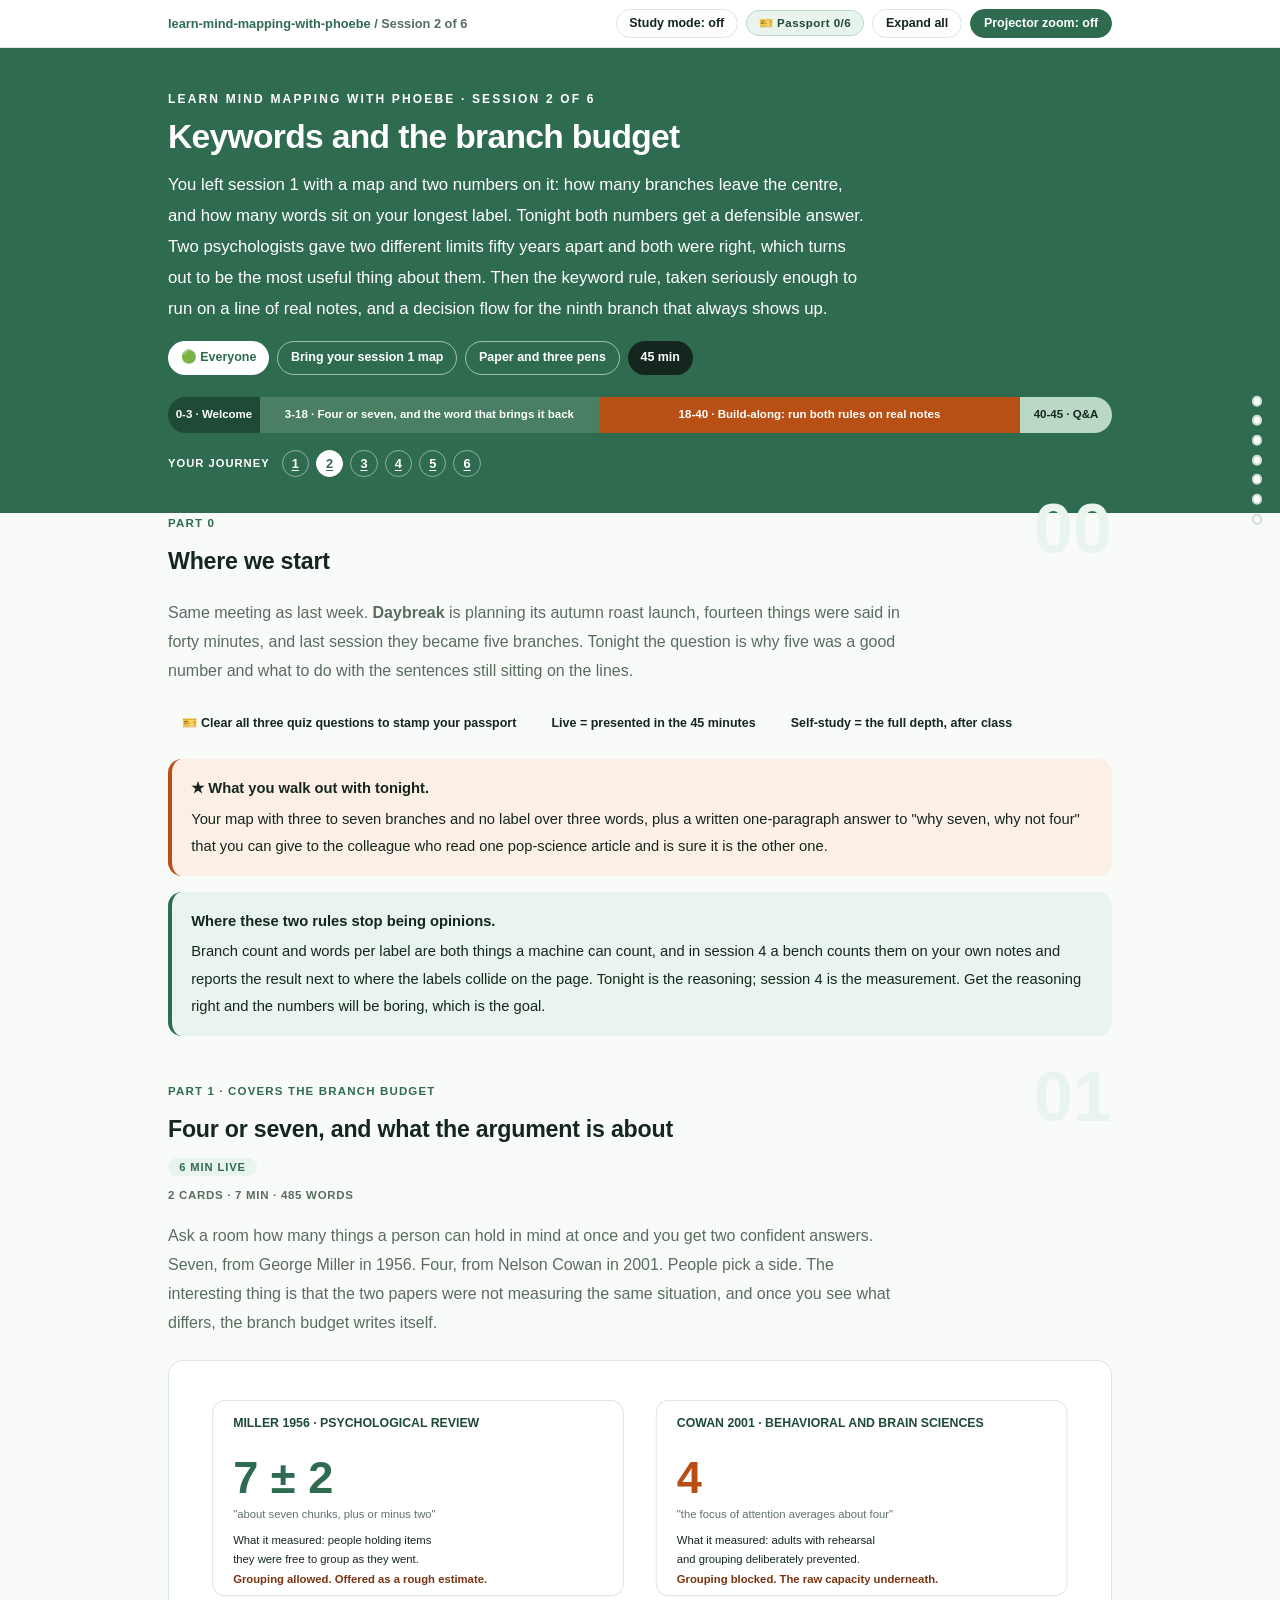
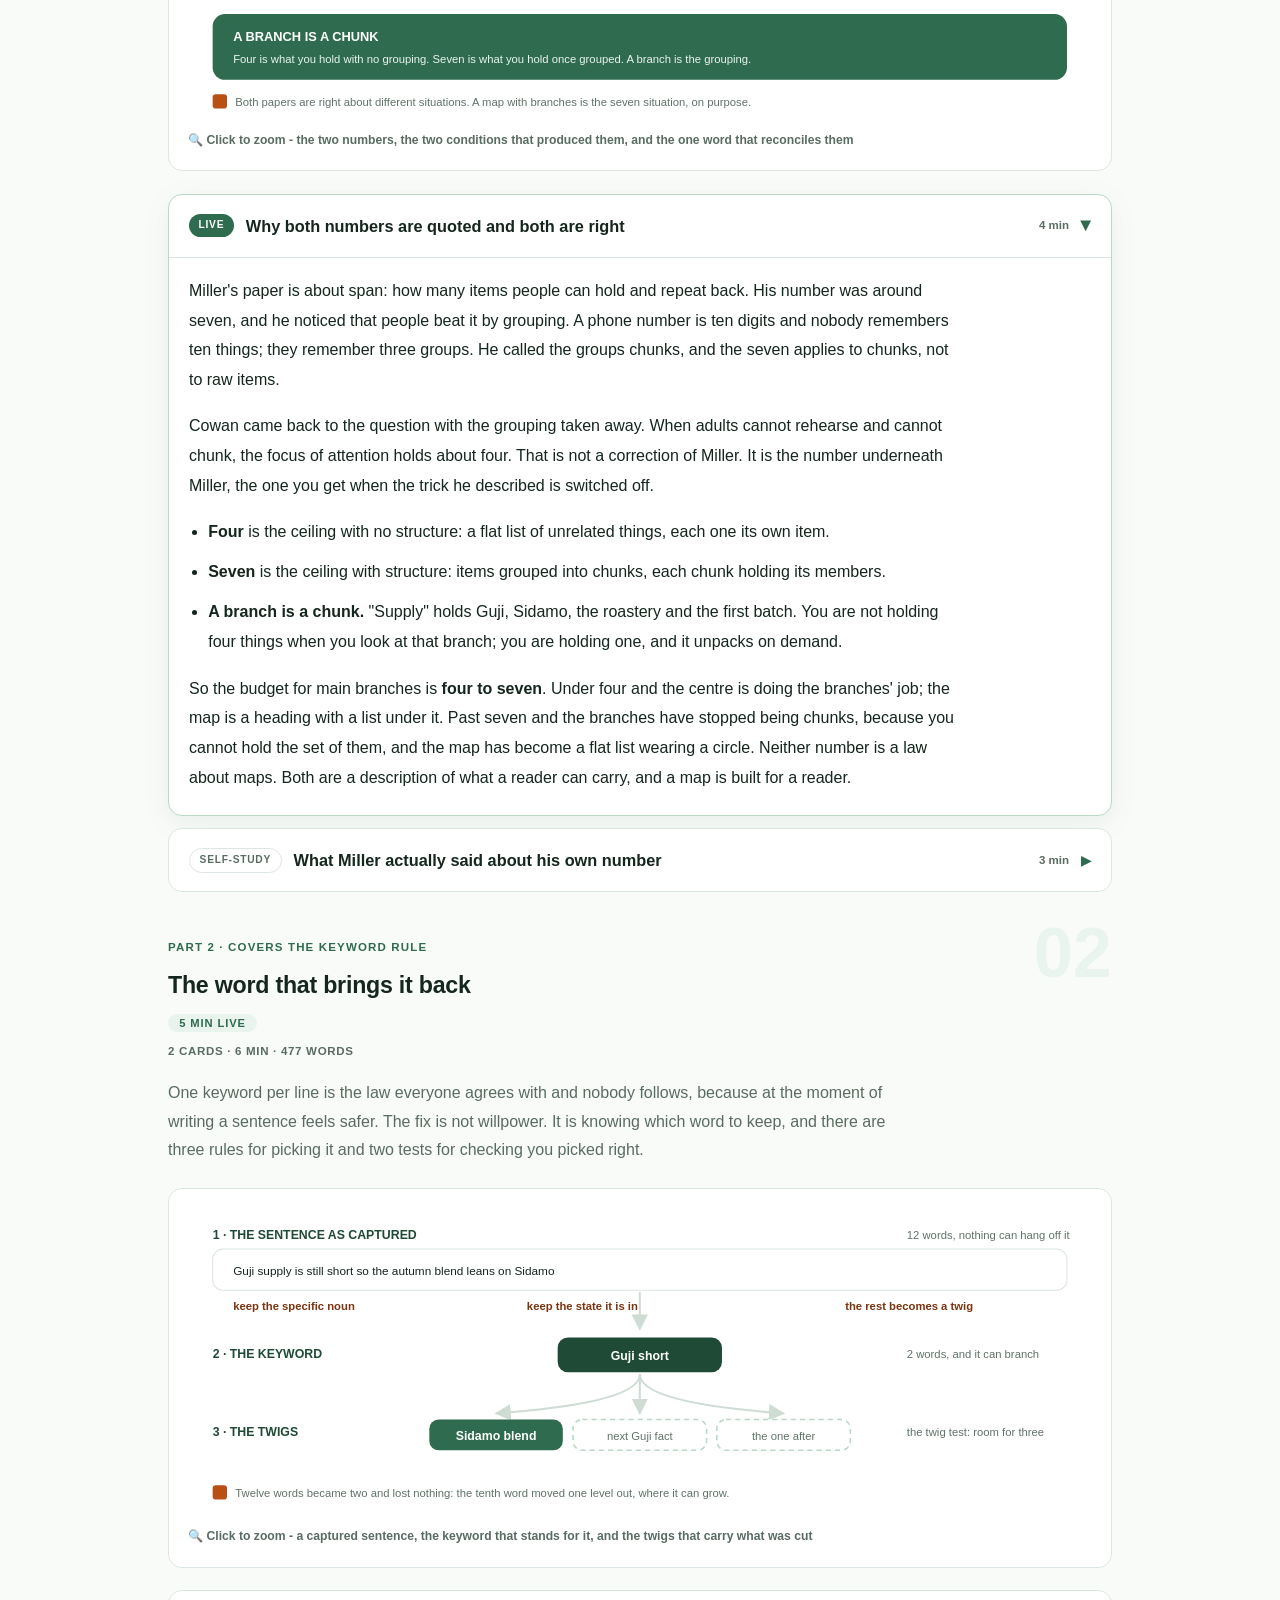
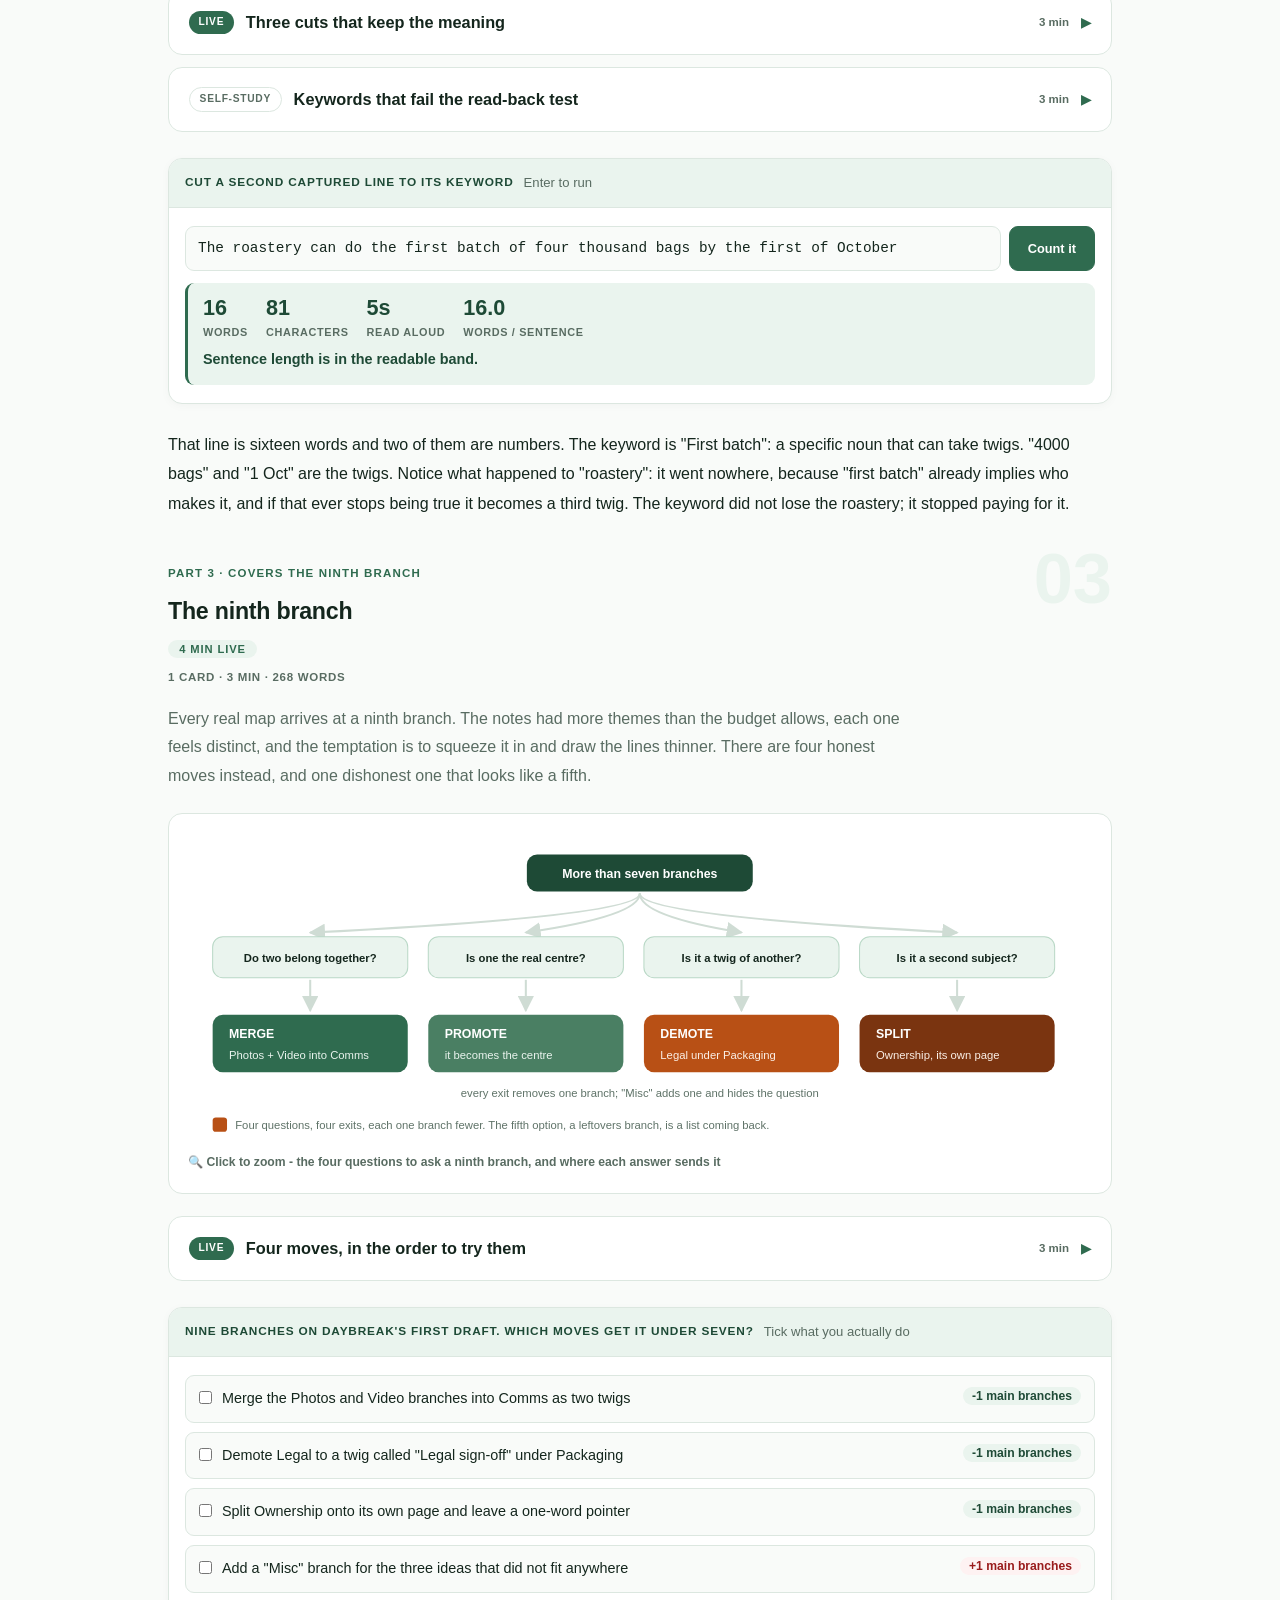
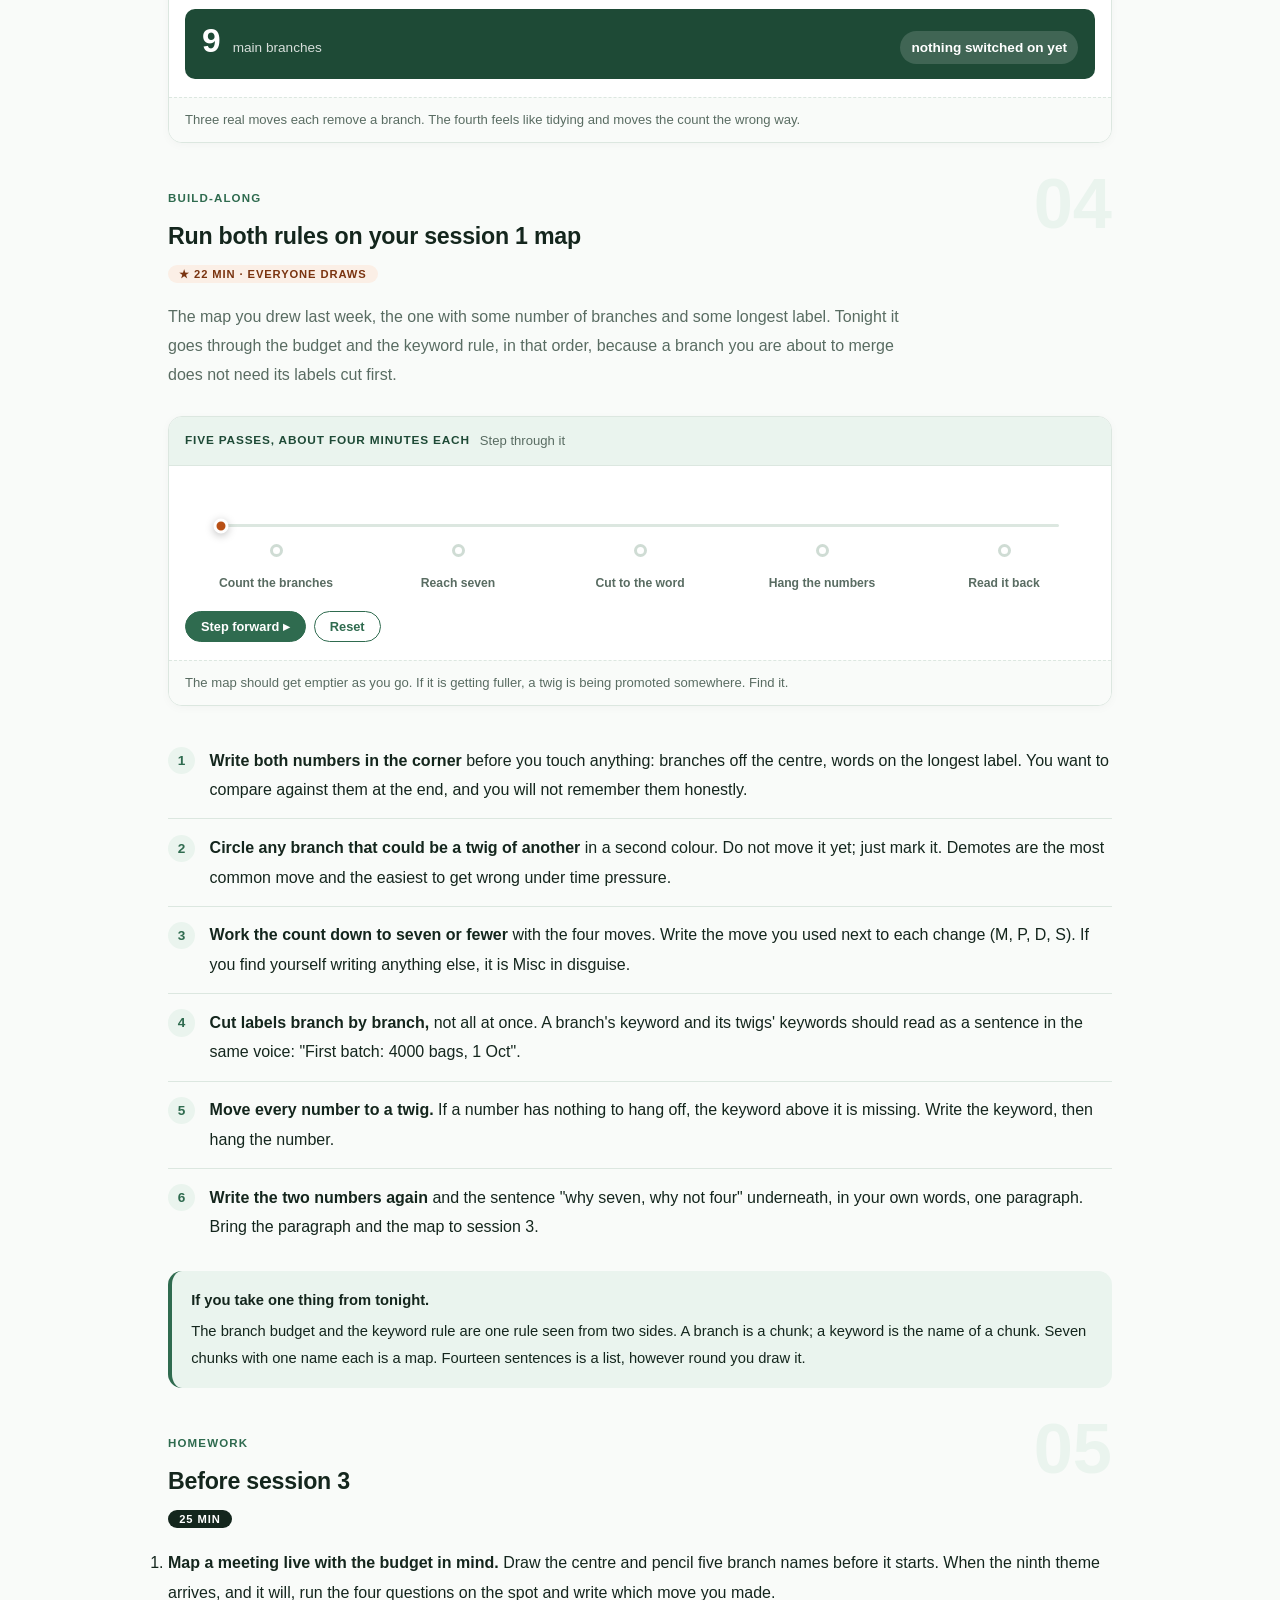
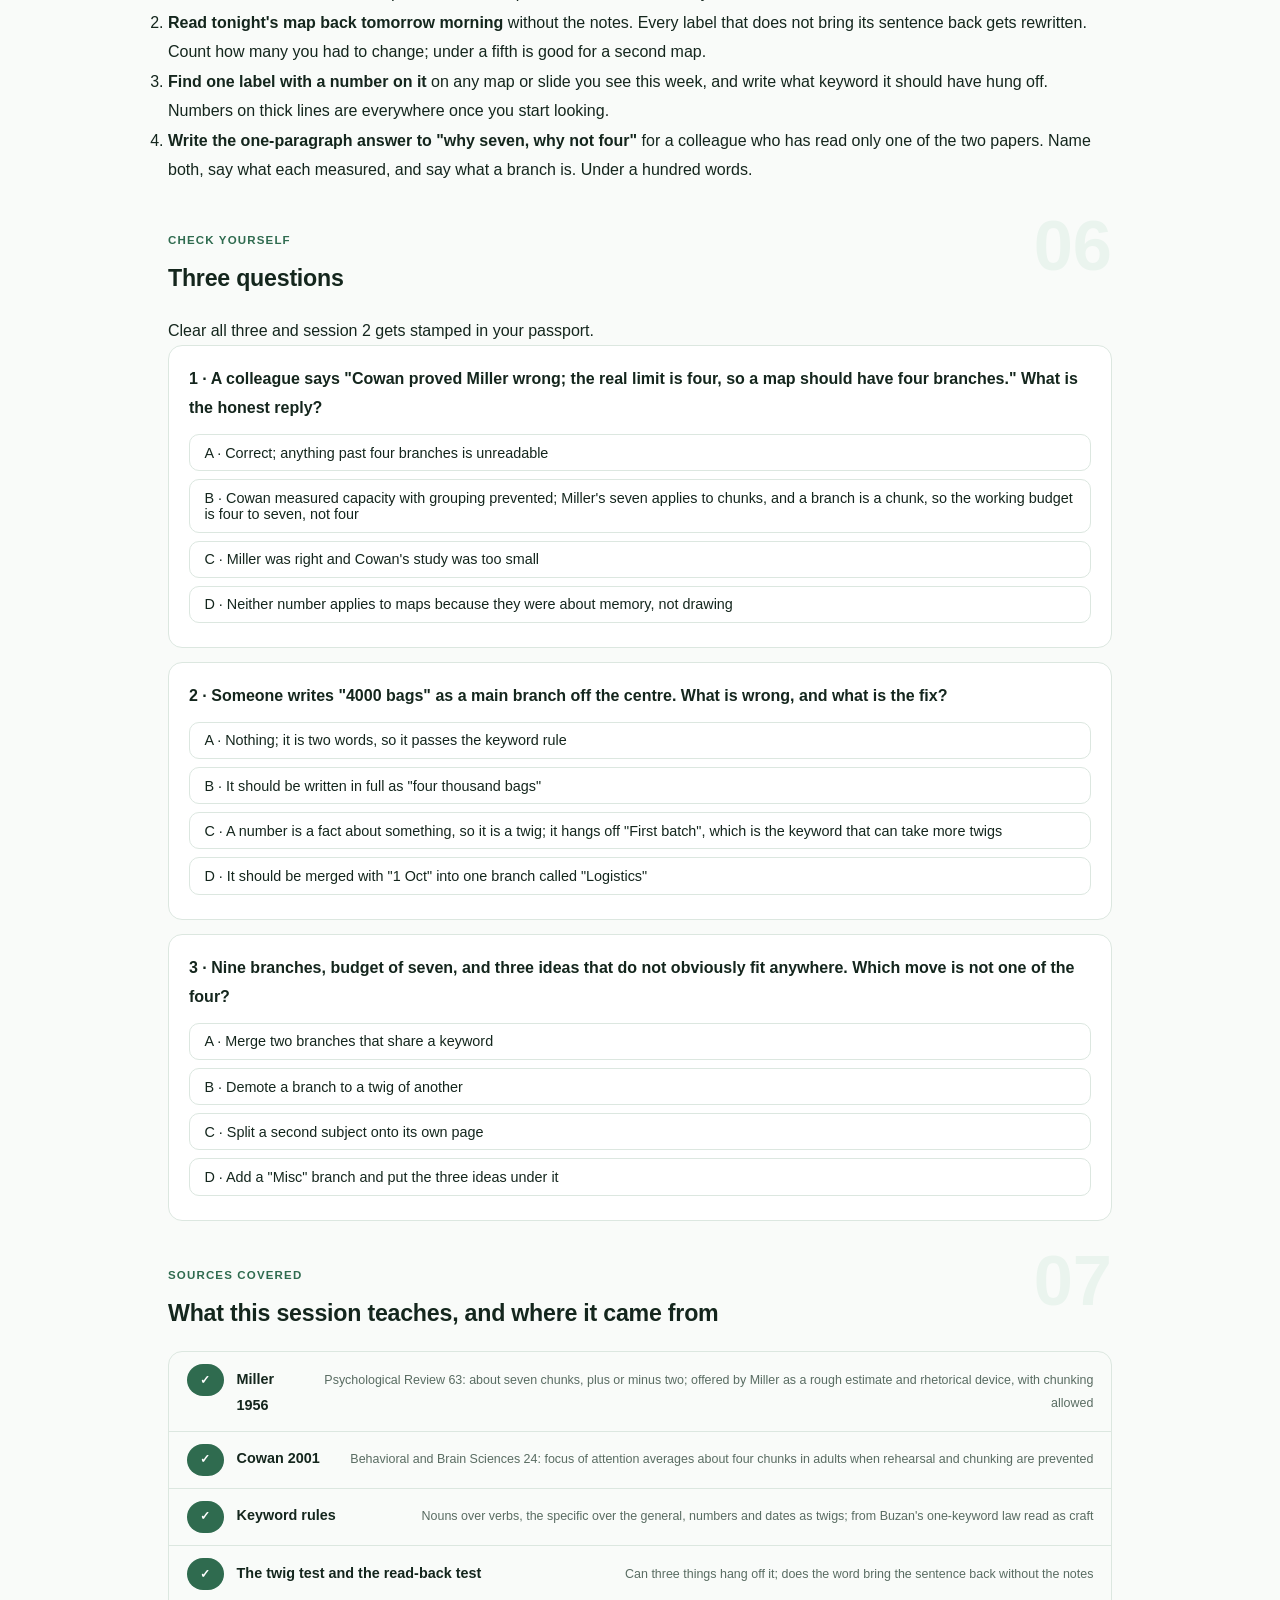
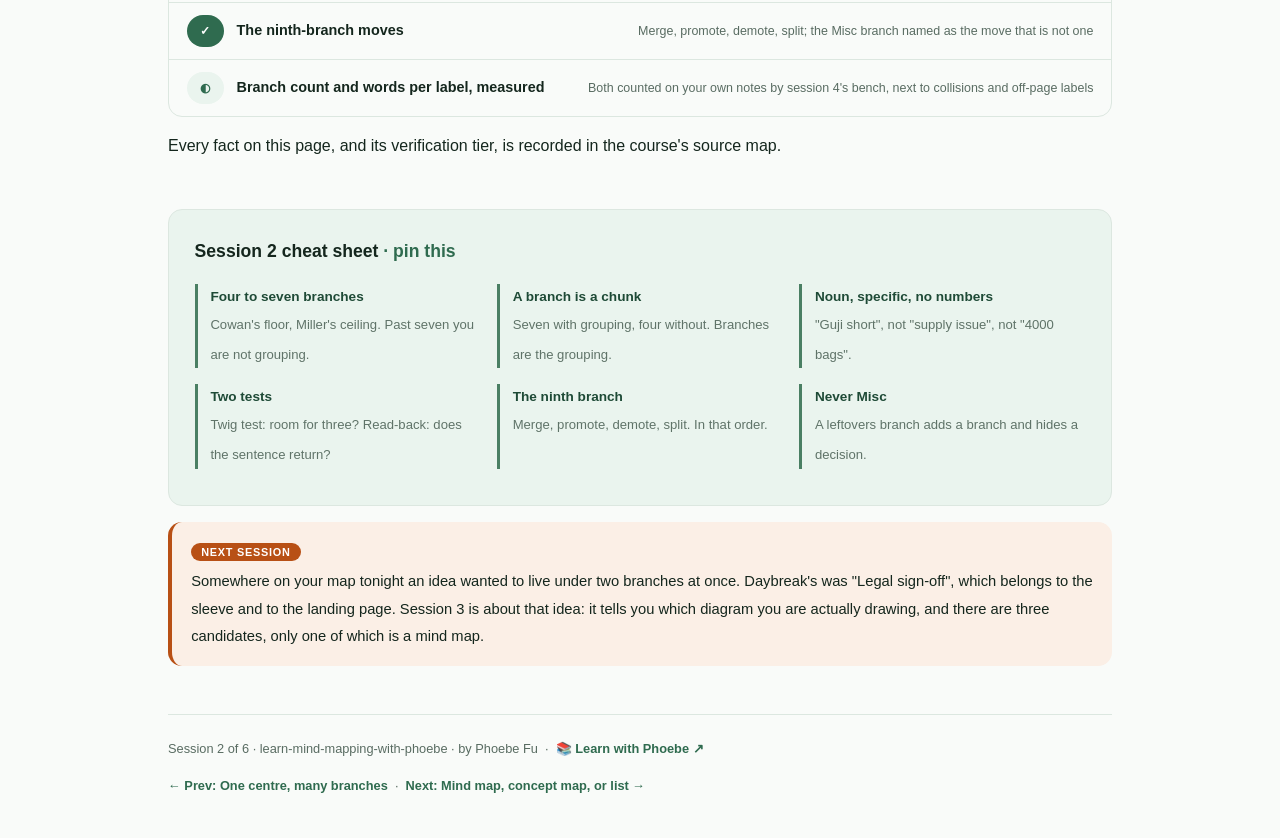
<file: courses/02-keywords-and-the-branch-budget.html>
<!DOCTYPE html>
<html lang="en">
<head>
<meta charset="UTF-8">
<meta name="viewport" content="width=device-width, initial-scale=1.0">
<!-- social:start -->
<meta name="description" content="Session 2 of 6. Four or seven, and what the argument between them is actually about. The keyword that brings a sentence back, the twig test, and four honest moves when you have nine branches.">
<meta property="og:type" content="article">
<meta property="og:site_name" content="Learn with Phoebe">
<meta property="og:title" content="Keywords and the branch budget - learn mind mapping with phoebe">
<meta property="og:description" content="Session 2 of 6. Seven with chunking, four without, and a branch is a chunk. One word per line, run on real notes.">
<meta property="og:url" content="https://phoebefu6.github.io/learn-mind-mapping-with-phoebe/courses/02-keywords-and-the-branch-budget.html">
<meta property="og:image" content="https://phoebefu6.github.io/learn-mind-mapping-with-phoebe/assets/og-cover.png">
<meta property="og:image:width" content="1200">
<meta property="og:image:height" content="630">
<meta name="twitter:card" content="summary_large_image">
<meta name="twitter:title" content="Keywords and the branch budget - learn mind mapping with phoebe">
<meta name="twitter:description" content="Session 2 of 6. Four or seven, the keyword rule taken seriously, and the ninth branch.">
<meta name="twitter:image" content="https://phoebefu6.github.io/learn-mind-mapping-with-phoebe/assets/og-cover.png">
<!-- social:end -->
<title>Session 2 · Keywords and the branch budget - learn mind mapping with phoebe</title>
<link rel="stylesheet" href="../assets/style.css?v=23">
</head>
<body>

<div class="toolbar">
  <div class="wrap">
    <span class="crumb"><a href="../index.html">learn-mind-mapping-with-phoebe</a> / Session 2 of 6</span>
    <button class="btn" id="toggle-all" type="button">Expand all</button>
    <button class="btn primary" id="zoom-toggle" type="button">Projector zoom: off</button>
  </div>
</div>

<header class="masthead">
  <div class="wrap">
    <div class="eyebrow">Learn Mind Mapping with Phoebe · Session 2 of 6</div>
    <h1>Keywords and the <span class="accent">branch budget</span></h1>
    <p class="sub">You left session 1 with a map and two numbers on it: how many branches leave the centre, and how many words sit on your longest label. Tonight both numbers get a defensible answer. Two psychologists gave two different limits fifty years apart and both were right, which turns out to be the most useful thing about them. Then the keyword rule, taken seriously enough to run on a line of real notes, and a decision flow for the ninth branch that always shows up.</p>
    <div class="chip-row">
      <span class="chip level">🟢 Everyone</span>
      <span class="chip audience">Bring your session 1 map</span>
      <span class="chip audience">Paper and three pens</span>
      <span class="chip time">45 min</span>
    </div>
    <div class="agenda">
      <span class="a1" style="flex:1">0-3 · Welcome</span>
      <span class="a2" style="flex:4">3-18 · Four or seven, and the word that brings it back</span>
      <span class="a3" style="flex:5">18-40 · Build-along: run both rules on real notes</span>
      <span class="a4" style="flex:1">40-45 · Q&amp;A</span>
    </div>
  </div>
</header>

<main class="wrap">

  <section class="section" id="intro">
    <div class="section-kicker">
      <span class="klabel">Part 0</span>
      <h2>Where we start</h2>
    </div>
    <p class="lede">Same meeting as last week. <strong>Daybreak</strong> is planning its autumn roast launch, fourteen things were said in forty minutes, and last session they became five branches. Tonight the question is why five was a good number and what to do with the sentences still sitting on the lines.</p>

    <div class="legend">
      <span class="pill">🎫 Clear all three quiz questions to stamp your passport</span>
      <span class="pill">Live = presented in the 45 minutes</span>
      <span class="pill">Self-study = the full depth, after class</span>
    </div>

    <div class="callout win">
      <p><strong>★ What you walk out with tonight.</strong> Your map with three to seven branches and no label over three words, plus a written one-paragraph answer to "why seven, why not four" that you can give to the colleague who read one pop-science article and is sure it is the other one.</p>
    </div>

    <div class="callout tip">
      <p><strong>Where these two rules stop being opinions.</strong> Branch count and words per label are both things a machine can count, and in session 4 a bench counts them on your own notes and reports the result next to where the labels collide on the page. Tonight is the reasoning; session 4 is the measurement. Get the reasoning right and the numbers will be boring, which is the goal.</p>
    </div>
  </section>

  <section class="section" id="part-1">
    <div class="section-kicker">
      <span class="klabel">Part 1 · covers the branch budget</span>
      <h2>Four or seven, and what the argument is about</h2>
      <span class="tag concept">6 min live</span>
    </div>
    <p class="lede">Ask a room how many things a person can hold in mind at once and you get two confident answers. Seven, from George Miller in 1956. Four, from Nelson Cowan in 2001. People pick a side. The interesting thing is that the two papers were not measuring the same situation, and once you see what differs, the branch budget writes itself.</p>

    <figure class="zoomable">
      <svg viewBox="0 0 880 330" xmlns="http://www.w3.org/2000/svg" role="img" aria-label="Two capacity estimates side by side: Miller's seven plus or minus two with chunking allowed, Cowan's four with chunking prevented, and a band underneath saying a branch is a chunk">
        <style>
          .s2aH { font: 800 12px Inter, sans-serif; fill: #1E4A36; }
          .s2aX { font: 800 44px Inter, sans-serif; fill: #2F6B4F; }
          .s2aY { font: 800 44px Inter, sans-serif; fill: #B85015; }
          .s2aB { font: 400 11px Inter, sans-serif; fill: #14261D; }
          .s2aN { font: 400 11px Inter, sans-serif; fill: #5F7368; }
          .s2aS { font: 700 11px Inter, sans-serif; fill: #7A3410; }
          .s2aT { font: 800 12.5px Inter, sans-serif; fill: #FFFFFF; }
          .s2aW { font: 400 11px Inter, sans-serif; fill: #EAF4EE; }
        </style>

        <rect x="24" y="20" width="400" height="190" rx="12" fill="#FFFFFF" stroke="#DCE7E0"/>
        <text class="s2aH" x="44" y="46">MILLER 1956 · PSYCHOLOGICAL REVIEW</text>
        <text class="s2aX" x="44" y="110">7 ± 2</text>
        <text class="s2aN" x="44" y="134">"about seven chunks, plus or minus two"</text>
        <text class="s2aB" x="44" y="160">What it measured: people holding items</text>
        <text class="s2aB" x="44" y="178">they were free to group as they went.</text>
        <text class="s2aS" x="44" y="198">Grouping allowed. Offered as a rough estimate.</text>

        <rect x="456" y="20" width="400" height="190" rx="12" fill="#FFFFFF" stroke="#DCE7E0"/>
        <text class="s2aH" x="476" y="46">COWAN 2001 · BEHAVIORAL AND BRAIN SCIENCES</text>
        <text class="s2aY" x="476" y="110">4</text>
        <text class="s2aN" x="476" y="134">"the focus of attention averages about four"</text>
        <text class="s2aB" x="476" y="160">What it measured: adults with rehearsal</text>
        <text class="s2aB" x="476" y="178">and grouping deliberately prevented.</text>
        <text class="s2aS" x="476" y="198">Grouping blocked. The raw capacity underneath.</text>

        <rect x="24" y="228" width="832" height="64" rx="12" fill="#2F6B4F"/>
        <text class="s2aT" x="44" y="254">A BRANCH IS A CHUNK</text>
        <text class="s2aW" x="44" y="276">Four is what you hold with no grouping. Seven is what you hold once grouped. A branch is the grouping.</text>

        <rect x="24" y="306" width="14" height="14" rx="3" fill="#B85015"/>
        <text class="s2aN" x="46" y="317">Both papers are right about different situations. A map with branches is the seven situation, on purpose.</text>
      </svg>
      <figcaption>🔍 Click to zoom - the two numbers, the two conditions that produced them, and the one word that reconciles them</figcaption>
    </figure>

    <details class="card" open>
      <summary><span class="mode live">Live</span>Why both numbers are quoted and both are right<span class="mini">4 min</span><span class="caret">▶</span></summary>
      <div class="body">
        <p>Miller's paper is about span: how many items people can hold and repeat back. His number was around seven, and he noticed that people beat it by grouping. A phone number is ten digits and nobody remembers ten things; they remember three groups. He called the groups chunks, and the seven applies to chunks, not to raw items.</p>
        <p>Cowan came back to the question with the grouping taken away. When adults cannot rehearse and cannot chunk, the focus of attention holds about four. That is not a correction of Miller. It is the number underneath Miller, the one you get when the trick he described is switched off.</p>
        <ul>
          <li><strong>Four</strong> is the ceiling with no structure: a flat list of unrelated things, each one its own item.</li>
          <li><strong>Seven</strong> is the ceiling with structure: items grouped into chunks, each chunk holding its members.</li>
          <li><strong>A branch is a chunk.</strong> "Supply" holds Guji, Sidamo, the roastery and the first batch. You are not holding four things when you look at that branch; you are holding one, and it unpacks on demand.</li>
        </ul>
        <p>So the budget for main branches is <strong>four to seven</strong>. Under four and the centre is doing the branches' job; the map is a heading with a list under it. Past seven and the branches have stopped being chunks, because you cannot hold the set of them, and the map has become a flat list wearing a circle. Neither number is a law about maps. Both are a description of what a reader can carry, and a map is built for a reader.</p>
      </div>
    </details>

    <details class="card">
      <summary><span class="mode self">Self-study</span>What Miller actually said about his own number<span class="mini">3 min</span><span class="caret">▶</span></summary>
      <div class="body">
        <p>The 1956 paper opens with a joke: the author is being persecuted by an integer. Seven keeps showing up in his data and in the world, and he spends the paper wondering whether that is a discovery or a coincidence. His answer, in his own words, is that it is a rough estimate and partly a rhetorical device. He was making a point about chunking, and the number was the hook.</p>
        <p>That matters for how you use it. "Seven plus or minus two" is a range from five to nine, offered loosely by someone who was more interested in the mechanism than the digit. Anyone who tells you a map must have exactly seven branches has read the title and not the paper. Anyone who tells you four is the real number has read Cowan and not noticed that Cowan blocked the exact thing a branch does.</p>
        <div class="callout example">
          <span class="ex-pill">Real world</span>
          <p>Daybreak's fourteen captured lines are the four situation: fourteen unrelated items, no structure, and nobody in the room could recall more than a handful the next morning. Sorted under Supply, Packaging, Pricing, Comms and Ownership they are the seven situation: five chunks, each of which brings back its two or three members when you look at it. The facts did not change. The number of things a reader has to carry went from fourteen to five.</p>
        </div>
      </div>
    </details>
  </section>

  <section class="section" id="part-2">
    <div class="section-kicker">
      <span class="klabel">Part 2 · covers the keyword rule</span>
      <h2>The word that brings it back</h2>
      <span class="tag concept">5 min live</span>
    </div>
    <p class="lede">One keyword per line is the law everyone agrees with and nobody follows, because at the moment of writing a sentence feels safer. The fix is not willpower. It is knowing which word to keep, and there are three rules for picking it and two tests for checking you picked right.</p>

    <figure class="zoomable">
      <svg viewBox="0 0 880 300" xmlns="http://www.w3.org/2000/svg" role="img" aria-label="Anatomy of a keyword: a twelve-word captured sentence at the top, cut to the two-word keyword Guji short in the middle, with the twig Sidamo blend and two empty twig slots hanging underneath">
        <style>
          .s2bH { font: 800 12px Inter, sans-serif; fill: #1E4A36; }
          .s2bB { font: 400 11.5px Inter, sans-serif; fill: #14261D; }
          .s2bN { font: 400 11px Inter, sans-serif; fill: #5F7368; }
          .s2bW { font: 700 12px Inter, sans-serif; fill: #FFFFFF; }
          .s2bK { font: 700 11px Inter, sans-serif; fill: #7A3410; }
          .s2bE { fill: none; stroke: #CFDCD4; stroke-width: 2; }
          .s2bD { fill: #FFFFFF; stroke: #B9D8C6; stroke-width: 1.5; stroke-dasharray: 5 4; }
        </style>
        <defs>
          <marker id="s2b-arr" viewBox="0 0 10 10" refX="9" refY="5" markerWidth="8" markerHeight="8" orient="auto-start-reverse">
            <path d="M0 0 L10 5 L0 10 z" fill="#CFDCD4"/>
          </marker>
        </defs>

        <text class="s2bH" x="24" y="30">1 · THE SENTENCE AS CAPTURED</text>
        <text class="s2bN" x="700" y="30">12 words, nothing can hang off it</text>
        <rect x="24" y="40" width="832" height="40" rx="10" fill="#FFFFFF" stroke="#DCE7E0"/>
        <text class="s2bB" x="44" y="65">Guji supply is still short so the autumn blend leans on Sidamo</text>
        <text class="s2bK" x="44" y="99">keep the specific noun</text>
        <text class="s2bK" x="330" y="99">keep the state it is in</text>
        <text class="s2bK" x="640" y="99">the rest becomes a twig</text>

        <path class="s2bE" d="M440 82 L440 118" marker-end="url(#s2b-arr)"/>

        <text class="s2bH" x="24" y="146">2 · THE KEYWORD</text>
        <text class="s2bN" x="700" y="146">2 words, and it can branch</text>
        <rect x="360" y="126" width="160" height="34" rx="10" fill="#1E4A36"/>
        <text class="s2bW" x="440" y="148" text-anchor="middle">Guji short</text>

        <path class="s2bE" d="M440 162 Q440 190 300 200" marker-end="url(#s2b-arr)"/>
        <path class="s2bE" d="M440 162 L440 200" marker-end="url(#s2b-arr)"/>
        <path class="s2bE" d="M440 162 Q440 190 580 200" marker-end="url(#s2b-arr)"/>

        <text class="s2bH" x="24" y="222">3 · THE TWIGS</text>
        <text class="s2bN" x="700" y="222">the twig test: room for three</text>
        <rect x="235" y="206" width="130" height="30" rx="9" fill="#2F6B4F"/>
        <text class="s2bW" x="300" y="226" text-anchor="middle">Sidamo blend</text>
        <rect class="s2bD" x="375" y="206" width="130" height="30" rx="9"/>
        <text class="s2bN" x="440" y="226" text-anchor="middle">next Guji fact</text>
        <rect class="s2bD" x="515" y="206" width="130" height="30" rx="9"/>
        <text class="s2bN" x="580" y="226" text-anchor="middle">the one after</text>

        <rect x="24" y="270" width="14" height="14" rx="3" fill="#B85015"/>
        <text class="s2bN" x="46" y="281">Twelve words became two and lost nothing: the tenth word moved one level out, where it can grow.</text>
      </svg>
      <figcaption>🔍 Click to zoom - a captured sentence, the keyword that stands for it, and the twigs that carry what was cut</figcaption>
    </figure>

    <details class="card">
      <summary><span class="mode live">Live</span>Three cuts that keep the meaning<span class="mini">3 min</span><span class="caret">▶</span></summary>
      <div class="body">
        <p>A keyword is a retrieval cue. Its job is to bring the sentence back to the person who wrote it, tomorrow, without the notes. Three rules pick the word that does that job, and two tests catch the times the rules were not enough.</p>
        <ul>
          <li><strong>Nouns over verbs.</strong> "Guji" brings back the shortage; "short" alone brings back nothing. The thing is the anchor; what happened to it is the qualifier. Keep the noun, add one word of state if you need it.</li>
          <li><strong>The specific over the general.</strong> "Sleeve" beats "packaging", "Guji" beats "beans", "roastery" beats "supplier". The general word is the one that could be on any map; the specific one is the one that is only on this map, which is why it brings this meeting back.</li>
          <li><strong>Numbers and dates are twigs, not keywords.</strong> "4000 bags" and "1 Oct" are facts about the first batch. They hang off "First batch"; they do not replace it. A number on a branch has nothing to attach to, and next week's number has nowhere to go.</li>
        </ul>
        <p>Then two tests. <strong>The twig test:</strong> could three more things hang off this word? "Guji short" passes; a new fact about Guji has a home. "Leans on Sidamo" fails; it is already the end of a thought. <strong>The read-back test:</strong> cover the notes, read the word, say the sentence. If the sentence does not come, you cut to the wrong word. Change the word. Do not change the rule.</p>
      </div>
    </details>

    <details class="card">
      <summary><span class="mode self">Self-study</span>Keywords that fail the read-back test<span class="mini">3 min</span><span class="caret">▶</span></summary>
      <div class="body">
        <p>Three families of word pass the letter of the rule and fail its purpose. They are all short. None of them brings anything back.</p>
        <ul>
          <li><strong>The general noun.</strong> "Issue", "update", "discussion", "next steps", "concerns". Each is one word and each could label any branch of any meeting ever held. Read "issue" on Thursday and you will remember that there was one. Daybreak's map had "Legal sign-off" and "origin claim" where a general-noun map would have had "issue" and "risk".</li>
          <li><strong>The verb alone.</strong> "Review", "confirm", "send", "model". A verb without its object is an instruction with the important half missing. "Model" brings back nothing; "Price model" brings back finance's request and who has to do it.</li>
          <li><strong>The abbreviation you will not remember.</strong> "LP" for landing page reads fine on the night and reads as "long play" a fortnight later. Abbreviate only what you already abbreviate in speech. "FAQ" is safe because nobody says the long form; "WB" for win-back is a puzzle you set for yourself.</li>
        </ul>
        <div class="callout example">
          <span class="ex-pill">Real world</span>
          <p>The Daybreak product manager's supplier pages have one house rule for labels, inherited from the person who drew them first: a stranger should be able to guess the sentence. "Guji short" passes that test for anyone who knows the company buys Guji. "Supply issue" would not, and the page would be a list of places to go and look something up, which is what a map exists to replace.</p>
        </div>
      </div>
    </details>

    <div class="tryrow" data-fn="wordcount" data-multiline="0" data-title="Cut a second captured line to its keyword" data-hint="Delete words until what remains would bring the whole line back tomorrow. Then ask what hangs off it." data-seed="The roastery can do the first batch of four thousand bags by the first of October" data-cta="Count it"></div>

    <p>That line is sixteen words and two of them are numbers. The keyword is "First batch": a specific noun that can take twigs. "4000 bags" and "1 Oct" are the twigs. Notice what happened to "roastery": it went nowhere, because "first batch" already implies who makes it, and if that ever stops being true it becomes a third twig. The keyword did not lose the roastery; it stopped paying for it.</p>
  </section>

  <section class="section" id="part-3">
    <div class="section-kicker">
      <span class="klabel">Part 3 · covers the ninth branch</span>
      <h2>The ninth branch</h2>
      <span class="tag concept">4 min live</span>
    </div>
    <p class="lede">Every real map arrives at a ninth branch. The notes had more themes than the budget allows, each one feels distinct, and the temptation is to squeeze it in and draw the lines thinner. There are four honest moves instead, and one dishonest one that looks like a fifth.</p>

    <figure class="zoomable">
      <svg viewBox="0 0 880 300" xmlns="http://www.w3.org/2000/svg" role="img" aria-label="Decision flow from more than seven branches through four questions to four exits: merge, promote, demote, split, each removing one branch">
        <style>
          .s2cH { font: 800 12px Inter, sans-serif; fill: #1E4A36; }
          .s2cQ { font: 600 11px Inter, sans-serif; fill: #14261D; }
          .s2cT { font: 800 12px Inter, sans-serif; fill: #FFFFFF; }
          .s2cW { font: 400 11px Inter, sans-serif; fill: #EAF4EE; }
          .s2cP { font: 400 11px Inter, sans-serif; fill: #FBEFE6; }
          .s2cN { font: 400 11px Inter, sans-serif; fill: #5F7368; }
          .s2cE { fill: none; stroke: #CFDCD4; stroke-width: 2; }
        </style>
        <defs>
          <marker id="s2c-arr" viewBox="0 0 10 10" refX="9" refY="5" markerWidth="8" markerHeight="8" orient="auto-start-reverse">
            <path d="M0 0 L10 5 L0 10 z" fill="#CFDCD4"/>
          </marker>
        </defs>

        <rect x="330" y="20" width="220" height="36" rx="10" fill="#1E4A36"/>
        <text class="s2cT" x="440" y="43" text-anchor="middle">More than seven branches</text>

        <path class="s2cE" d="M440 58 Q440 80 119 96" marker-end="url(#s2c-arr)"/>
        <path class="s2cE" d="M440 58 Q440 80 329 96" marker-end="url(#s2c-arr)"/>
        <path class="s2cE" d="M440 58 Q440 80 539 96" marker-end="url(#s2c-arr)"/>
        <path class="s2cE" d="M440 58 Q440 80 749 96" marker-end="url(#s2c-arr)"/>

        <rect x="24" y="100" width="190" height="40" rx="10" fill="#EAF4EE" stroke="#B9D8C6"/>
        <text class="s2cQ" x="119" y="125" text-anchor="middle">Do two belong together?</text>
        <rect x="234" y="100" width="190" height="40" rx="10" fill="#EAF4EE" stroke="#B9D8C6"/>
        <text class="s2cQ" x="329" y="125" text-anchor="middle">Is one the real centre?</text>
        <rect x="444" y="100" width="190" height="40" rx="10" fill="#EAF4EE" stroke="#B9D8C6"/>
        <text class="s2cQ" x="539" y="125" text-anchor="middle">Is it a twig of another?</text>
        <rect x="654" y="100" width="190" height="40" rx="10" fill="#EAF4EE" stroke="#B9D8C6"/>
        <text class="s2cQ" x="749" y="125" text-anchor="middle">Is it a second subject?</text>

        <path class="s2cE" d="M119 142 L119 172" marker-end="url(#s2c-arr)"/>
        <path class="s2cE" d="M329 142 L329 172" marker-end="url(#s2c-arr)"/>
        <path class="s2cE" d="M539 142 L539 172" marker-end="url(#s2c-arr)"/>
        <path class="s2cE" d="M749 142 L749 172" marker-end="url(#s2c-arr)"/>

        <rect x="24" y="176" width="190" height="56" rx="10" fill="#2F6B4F"/>
        <text class="s2cT" x="40" y="199">MERGE</text>
        <text class="s2cW" x="40" y="219">Photos + Video into Comms</text>
        <rect x="234" y="176" width="190" height="56" rx="10" fill="#4A7F63"/>
        <text class="s2cT" x="250" y="199">PROMOTE</text>
        <text class="s2cW" x="250" y="219">it becomes the centre</text>
        <rect x="444" y="176" width="190" height="56" rx="10" fill="#B85015"/>
        <text class="s2cT" x="460" y="199">DEMOTE</text>
        <text class="s2cP" x="460" y="219">Legal under Packaging</text>
        <rect x="654" y="176" width="190" height="56" rx="10" fill="#7A3410"/>
        <text class="s2cT" x="670" y="199">SPLIT</text>
        <text class="s2cP" x="670" y="219">Ownership, its own page</text>

        <text class="s2cN" x="440" y="256" text-anchor="middle">every exit removes one branch; "Misc" adds one and hides the question</text>

        <rect x="24" y="276" width="14" height="14" rx="3" fill="#B85015"/>
        <text class="s2cN" x="46" y="287">Four questions, four exits, each one branch fewer. The fifth option, a leftovers branch, is a list coming back.</text>
      </svg>
      <figcaption>🔍 Click to zoom - the four questions to ask a ninth branch, and where each answer sends it</figcaption>
    </figure>

    <details class="card">
      <summary><span class="mode live">Live</span>Four moves, in the order to try them<span class="mini">3 min</span><span class="caret">▶</span></summary>
      <div class="body">
        <p>Run the questions in this order, because each one is cheaper than the next and most ninth branches fall at the first.</p>
        <ul>
          <li><strong>Merge.</strong> Two branches are the same theme with different names. Daybreak's first draft had "Photos" and "Video" as branches; both are assets for the launch email and both went under Comms as twigs. The test is whether one keyword covers both without lying.</li>
          <li><strong>Promote.</strong> One branch is what the whole map is actually about, and the others are aspects of it. If "Launch" is a branch of "Autumn planning", you drew the wrong centre. Redraw with the big branch in the middle; the old centre often disappears.</li>
          <li><strong>Demote.</strong> The branch is a detail of another branch that got promoted by the heat of the meeting. "Legal" felt like its own theme at Daybreak because the lawyer spoke for five minutes; on the page it is one twig, "Legal sign-off", under Packaging.</li>
          <li><strong>Split.</strong> It is a real theme and it does not belong here. Ownership at Daybreak (who owns the checklist, when the date is fixed) is a second subject with its own meeting coming. It gets its own page, and the launch map keeps a one-word pointer to it.</li>
        </ul>
        <p>The move that is not on the list is the "Misc" branch: the place where the ideas go that did not fit. It reads as a fifth option and it is not one. It adds a branch, so the count goes the wrong way, and every idea under it has been filed under "I did not decide", which is the one place nobody will look for it.</p>
      </div>
    </details>

    <div class="stakes" data-base="9" data-unit="main branches" data-lower-is-better="1" data-title="Nine branches on Daybreak's first draft. Which moves get it under seven?" data-foot="Three real moves each remove a branch. The fourth feels like tidying and moves the count the wrong way.">
      <label><input type="checkbox" data-delta="-1"> Merge the Photos and Video branches into Comms as two twigs</label>
      <label><input type="checkbox" data-delta="-1"> Demote Legal to a twig called "Legal sign-off" under Packaging</label>
      <label><input type="checkbox" data-delta="-1"> Split Ownership onto its own page and leave a one-word pointer</label>
      <label><input type="checkbox" data-delta="1" data-trap="1"> Add a "Misc" branch for the three ideas that did not fit anywhere</label>
    </div>
  </section>

  <section class="section" id="demo-1">
    <div class="section-kicker">
      <span class="klabel">Build-along</span>
      <h2>Run both rules on your session 1 map</h2>
      <span class="tag demo">★ 22 min · everyone draws</span>
    </div>
    <p class="lede">The map you drew last week, the one with some number of branches and some longest label. Tonight it goes through the budget and the keyword rule, in that order, because a branch you are about to merge does not need its labels cut first.</p>

    <div class="tick" data-stages="Count the branches|Reach seven|Cut to the word|Hang the numbers|Read it back" data-title="Five passes, about four minutes each" data-foot="The map should get emptier as you go. If it is getting fuller, a twig is being promoted somewhere. Find it.">
      <p class="tick-note" data-stage="0"><b>Count the branches</b> leaving the centre and write the number in the corner. Not the twigs, not the leaves: the thick lines. Then count the words on your longest label and write that number next to it. Those two numbers are the whole session.</p>
      <p class="tick-note" data-stage="1"><b>Reach seven or fewer.</b> For each branch past seven, ask the four questions in order: does it belong with another, is it the real centre, is it a twig of another, is it a second map. Merge, promote, demote or split. No Misc.</p>
      <p class="tick-note" data-stage="2"><b>Cut every label to the read-back word.</b> Noun first, specific over general. Cover the notes and read each word; if the sentence does not come back, change the word. Longest label allowed: three words.</p>
      <p class="tick-note" data-stage="3"><b>Hang the numbers.</b> Every date, quantity and deadline comes off its branch and onto a thin twig under the keyword it describes. "4000 bags" under "First batch", "20th" under "Landing page". A number on a thick line is a keyword that cannot grow.</p>
      <p class="tick-note" data-stage="4"><b>Read it back</b> to your neighbour from the map alone, branch by branch. They stop you at anything that does not make sense as a sentence. Mark each stop with a dot. The dots are next week's homework.</p>
    </div>

    <div class="steps">
      <div class="step"><p><strong>Write both numbers in the corner</strong> before you touch anything: branches off the centre, words on the longest label. You want to compare against them at the end, and you will not remember them honestly.</p></div>
      <div class="step"><p><strong>Circle any branch that could be a twig of another</strong> in a second colour. Do not move it yet; just mark it. Demotes are the most common move and the easiest to get wrong under time pressure.</p></div>
      <div class="step"><p><strong>Work the count down to seven or fewer</strong> with the four moves. Write the move you used next to each change (M, P, D, S). If you find yourself writing anything else, it is Misc in disguise.</p></div>
      <div class="step"><p><strong>Cut labels branch by branch,</strong> not all at once. A branch's keyword and its twigs' keywords should read as a sentence in the same voice: "First batch: 4000 bags, 1 Oct".</p></div>
      <div class="step"><p><strong>Move every number to a twig.</strong> If a number has nothing to hang off, the keyword above it is missing. Write the keyword, then hang the number.</p></div>
      <div class="step"><p><strong>Write the two numbers again</strong> and the sentence "why seven, why not four" underneath, in your own words, one paragraph. Bring the paragraph and the map to session 3.</p></div>
    </div>

    <div class="callout tip">
      <p><strong>If you take one thing from tonight.</strong> The branch budget and the keyword rule are one rule seen from two sides. A branch is a chunk; a keyword is the name of a chunk. Seven chunks with one name each is a map. Fourteen sentences is a list, however round you draw it.</p>
    </div>
  </section>

  <section class="section" id="exercise">
    <div class="section-kicker">
      <span class="klabel">Homework</span>
      <h2>Before session 3</h2>
      <span class="tag exercise">25 min</span>
    </div>
    <ol>
      <li><strong>Map a meeting live with the budget in mind.</strong> Draw the centre and pencil five branch names before it starts. When the ninth theme arrives, and it will, run the four questions on the spot and write which move you made.</li>
      <li><strong>Read tonight's map back tomorrow morning</strong> without the notes. Every label that does not bring its sentence back gets rewritten. Count how many you had to change; under a fifth is good for a second map.</li>
      <li><strong>Find one label with a number on it</strong> on any map or slide you see this week, and write what keyword it should have hung off. Numbers on thick lines are everywhere once you start looking.</li>
      <li><strong>Write the one-paragraph answer to "why seven, why not four"</strong> for a colleague who has read only one of the two papers. Name both, say what each measured, and say what a branch is. Under a hundred words.</li>
    </ol>
  </section>

  <section class="section" id="quiz">
    <div class="section-kicker">
      <span class="klabel">Check yourself</span>
      <h2>Three questions</h2>
    </div>
    <p>Clear all three and session 2 gets stamped in your passport.</p>

    <div class="quiz-q" data-answer="1">
      <p class="qtext">1 · A colleague says "Cowan proved Miller wrong; the real limit is four, so a map should have four branches." What is the honest reply?</p>
      <button class="qopt" type="button">A · Correct; anything past four branches is unreadable</button>
      <button class="qopt" type="button">B · Cowan measured capacity with grouping prevented; Miller's seven applies to chunks, and a branch is a chunk, so the working budget is four to seven, not four</button>
      <button class="qopt" type="button">C · Miller was right and Cowan's study was too small</button>
      <button class="qopt" type="button">D · Neither number applies to maps because they were about memory, not drawing</button>
      <p class="qwhy">The two papers measured different situations. Cowan's four is the focus of attention when rehearsal and chunking are blocked. Miller's seven, offered as a rough estimate, is for items already grouped into chunks. A branch groups its twigs into one thing, which puts a map in the seven situation. The budget runs from Cowan's floor to Miller's ceiling. Neither is a law about maps, and both are quoted for a reason.</p>
    </div>

    <div class="quiz-q" data-answer="2">
      <p class="qtext">2 · Someone writes "4000 bags" as a main branch off the centre. What is wrong, and what is the fix?</p>
      <button class="qopt" type="button">A · Nothing; it is two words, so it passes the keyword rule</button>
      <button class="qopt" type="button">B · It should be written in full as "four thousand bags"</button>
      <button class="qopt" type="button">C · A number is a fact about something, so it is a twig; it hangs off "First batch", which is the keyword that can take more twigs</button>
      <button class="qopt" type="button">D · It should be merged with "1 Oct" into one branch called "Logistics"</button>
      <p class="qwhy">Numbers and dates describe a thing; they are not the thing. "4000 bags" has nothing to hang off it and next month's quantity would need a new branch. "First batch" is a specific noun that passes the twig test: the bags, the date and the roastery can all hang underneath it. Two words is necessary for a keyword but nowhere near sufficient.</p>
    </div>

    <div class="quiz-q" data-answer="3">
      <p class="qtext">3 · Nine branches, budget of seven, and three ideas that do not obviously fit anywhere. Which move is not one of the four?</p>
      <button class="qopt" type="button">A · Merge two branches that share a keyword</button>
      <button class="qopt" type="button">B · Demote a branch to a twig of another</button>
      <button class="qopt" type="button">C · Split a second subject onto its own page</button>
      <button class="qopt" type="button">D · Add a "Misc" branch and put the three ideas under it</button>
      <p class="qwhy">Merge, promote, demote and split each remove a branch and each records a decision about where an idea lives. A leftovers branch adds a branch, so the count moves the wrong way, and it files three ideas under "undecided", which is the one place nobody will look for them. If three ideas fit nowhere, either a branch is missing or three notes were not worth keeping. Both are findings; Misc is neither.</p>
    </div>

    <p class="quiz-score"></p>
  </section>

  <section class="section" id="official">
    <div class="section-kicker">
      <span class="klabel">Sources covered</span>
      <h2>What this session teaches, and where it came from</h2>
    </div>
    <div class="covered">
      <div class="covered-row"><span class="status pill solid">✓</span><span class="name">Miller 1956</span><span class="note">Psychological Review 63: about seven chunks, plus or minus two; offered by Miller as a rough estimate and rhetorical device, with chunking allowed</span></div>
      <div class="covered-row"><span class="status pill solid">✓</span><span class="name">Cowan 2001</span><span class="note">Behavioral and Brain Sciences 24: focus of attention averages about four chunks in adults when rehearsal and chunking are prevented</span></div>
      <div class="covered-row"><span class="status pill solid">✓</span><span class="name">Keyword rules</span><span class="note">Nouns over verbs, the specific over the general, numbers and dates as twigs; from Buzan's one-keyword law read as craft</span></div>
      <div class="covered-row"><span class="status pill solid">✓</span><span class="name">The twig test and the read-back test</span><span class="note">Can three things hang off it; does the word bring the sentence back without the notes</span></div>
      <div class="covered-row"><span class="status pill solid">✓</span><span class="name">The ninth-branch moves</span><span class="note">Merge, promote, demote, split; the Misc branch named as the move that is not one</span></div>
      <div class="covered-row"><span class="status pill light">◐</span><span class="name">Branch count and words per label, measured</span><span class="note">Both counted on your own notes by session 4's bench, next to collisions and off-page labels</span></div>
    </div>
    <p class="mono" style="margin-top:14px">Every fact on this page, and its verification tier, is recorded in the course's source map.</p>
  </section>

  <section class="cheat" id="cheatsheet">
    <h3>Session 2 cheat sheet <span>· pin this</span></h3>
    <div class="grid-2">
      <div class="cheat-item"><b>Four to seven branches</b><span>Cowan's floor, Miller's ceiling. Past seven you are not grouping.</span></div>
      <div class="cheat-item"><b>A branch is a chunk</b><span>Seven with grouping, four without. Branches are the grouping.</span></div>
      <div class="cheat-item"><b>Noun, specific, no numbers</b><span>"Guji short", not "supply issue", not "4000 bags".</span></div>
      <div class="cheat-item"><b>Two tests</b><span>Twig test: room for three? Read-back: does the sentence return?</span></div>
      <div class="cheat-item"><b>The ninth branch</b><span>Merge, promote, demote, split. In that order.</span></div>
      <div class="cheat-item"><b>Never Misc</b><span>A leftovers branch adds a branch and hides a decision.</span></div>
    </div>
  </section>

  <div class="callout next">
    <span class="nx-pill">Next session</span>
    <p>Somewhere on your map tonight an idea wanted to live under two branches at once. Daybreak's was "Legal sign-off", which belongs to the sleeve and to the landing page. Session 3 is about that idea: it tells you which diagram you are actually drawing, and there are three candidates, only one of which is a mind map.</p>
  </div>

  <footer class="pagefoot">
    <span>Session 2 of 6 · learn-mind-mapping-with-phoebe · by Phoebe Fu &nbsp;·&nbsp; 📚 <a href="https://phoebefu6.github.io/learn-with-phoebe/">Learn with Phoebe ↗</a></span>
    <span><a href="01-one-centre-many-branches.html">← Prev: One centre, many branches</a> &nbsp;·&nbsp; <a href="03-mind-map-concept-map-or-list.html">Next: Mind map, concept map, or list →</a></span>
  </footer>

</main>

<script src="../assets/app.js?v=21"></script>
</body>
</html>
</file>
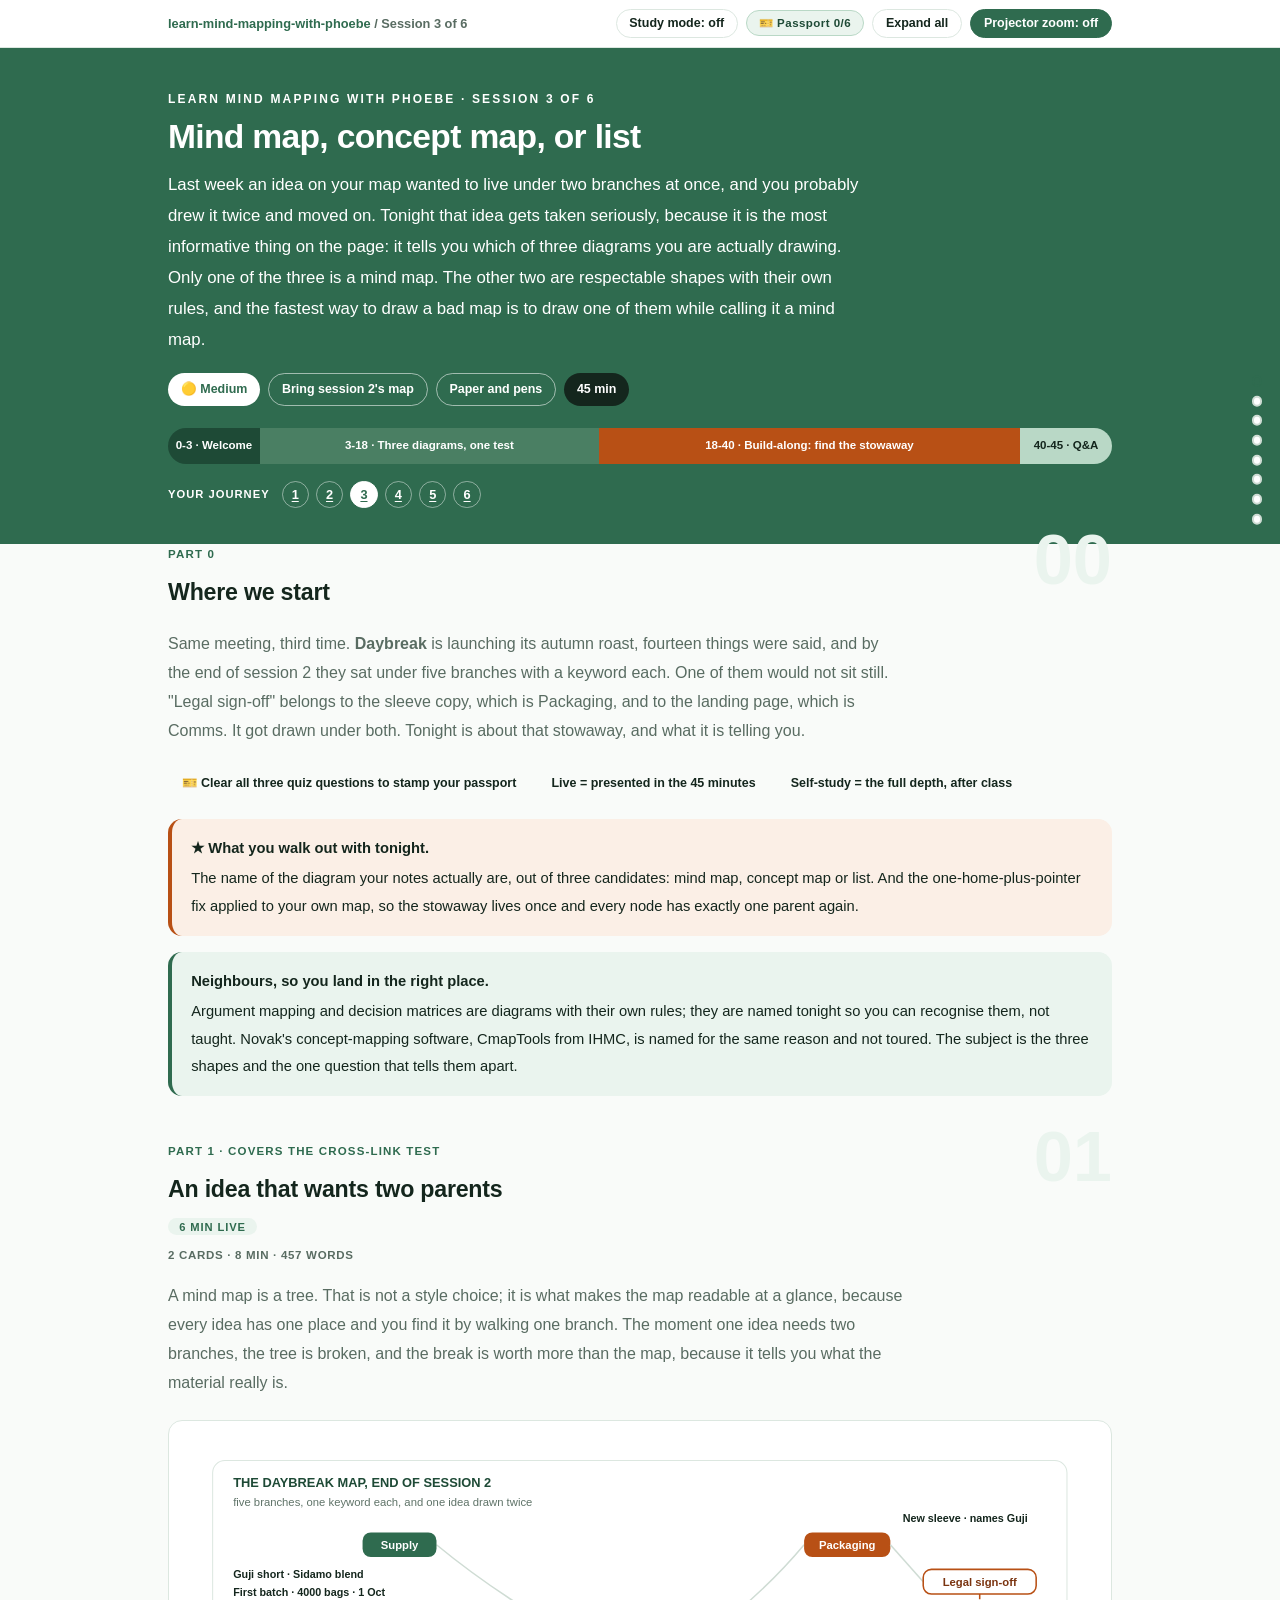
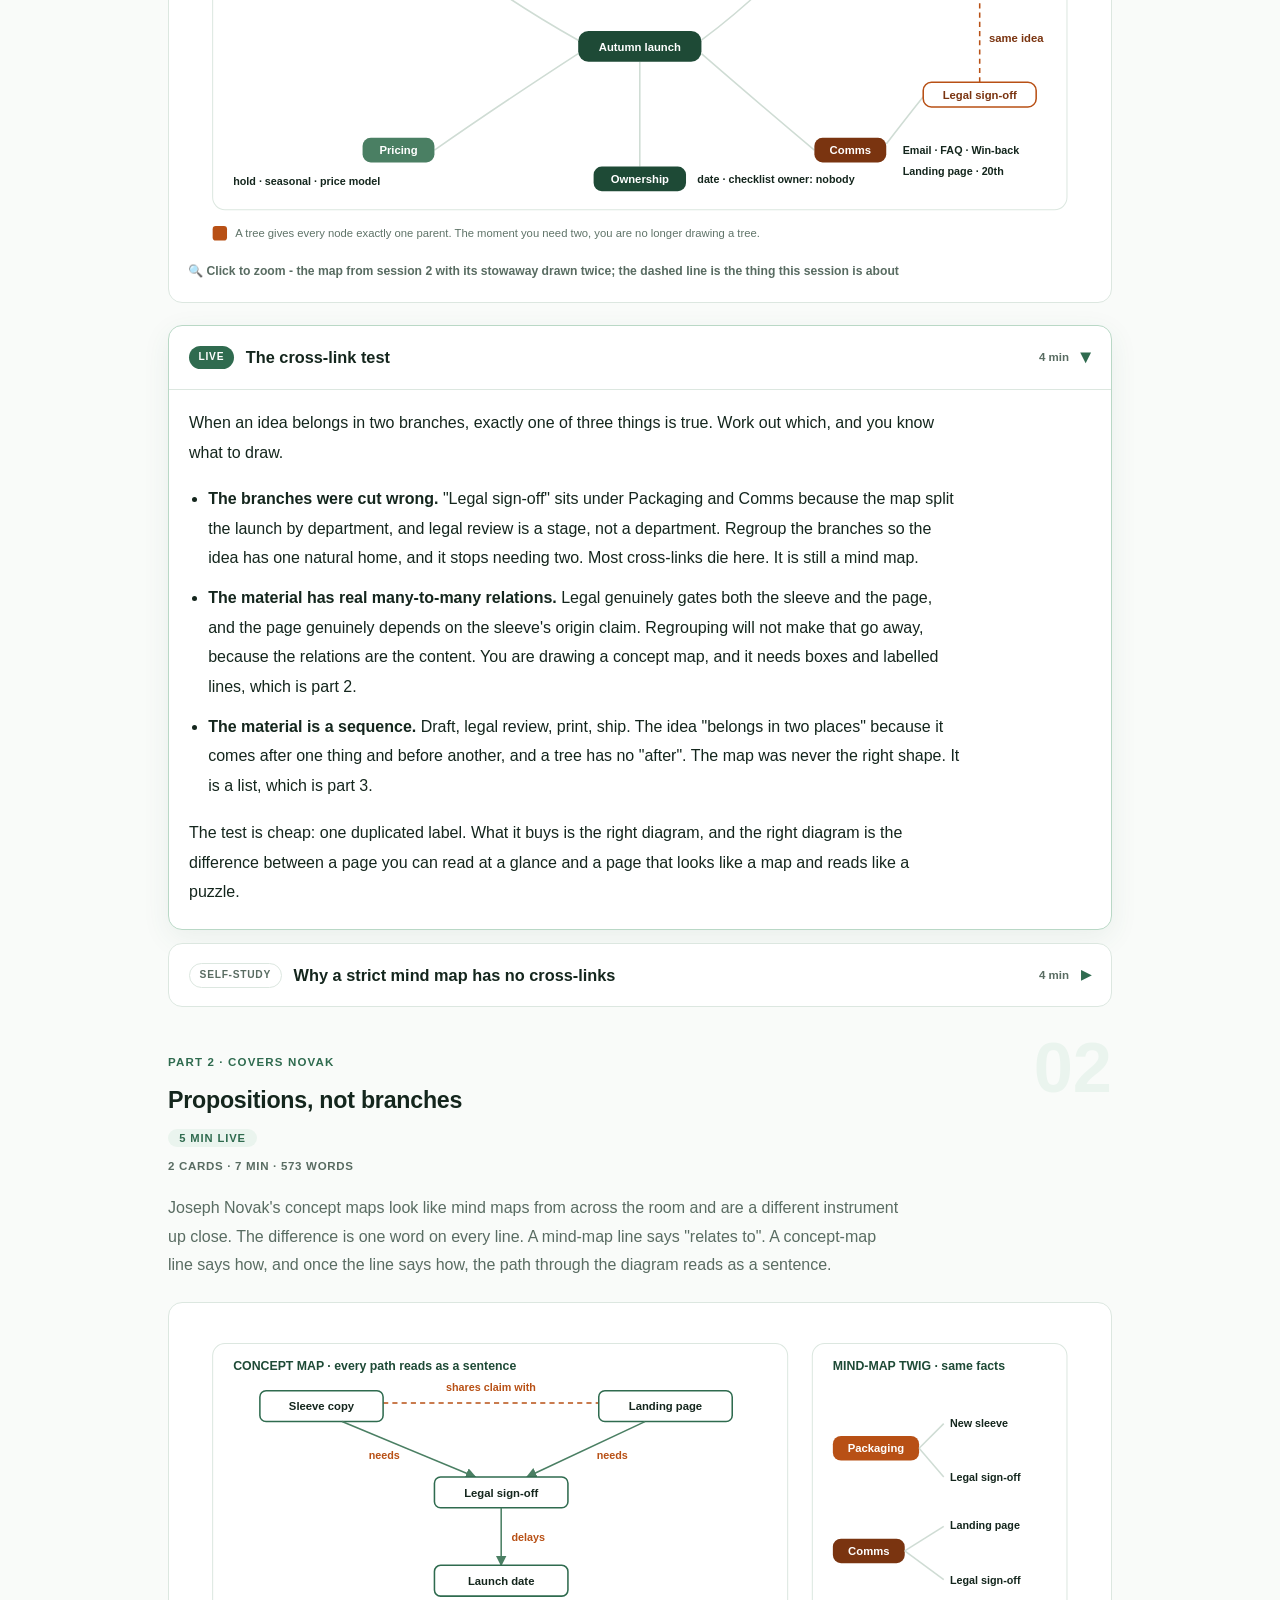
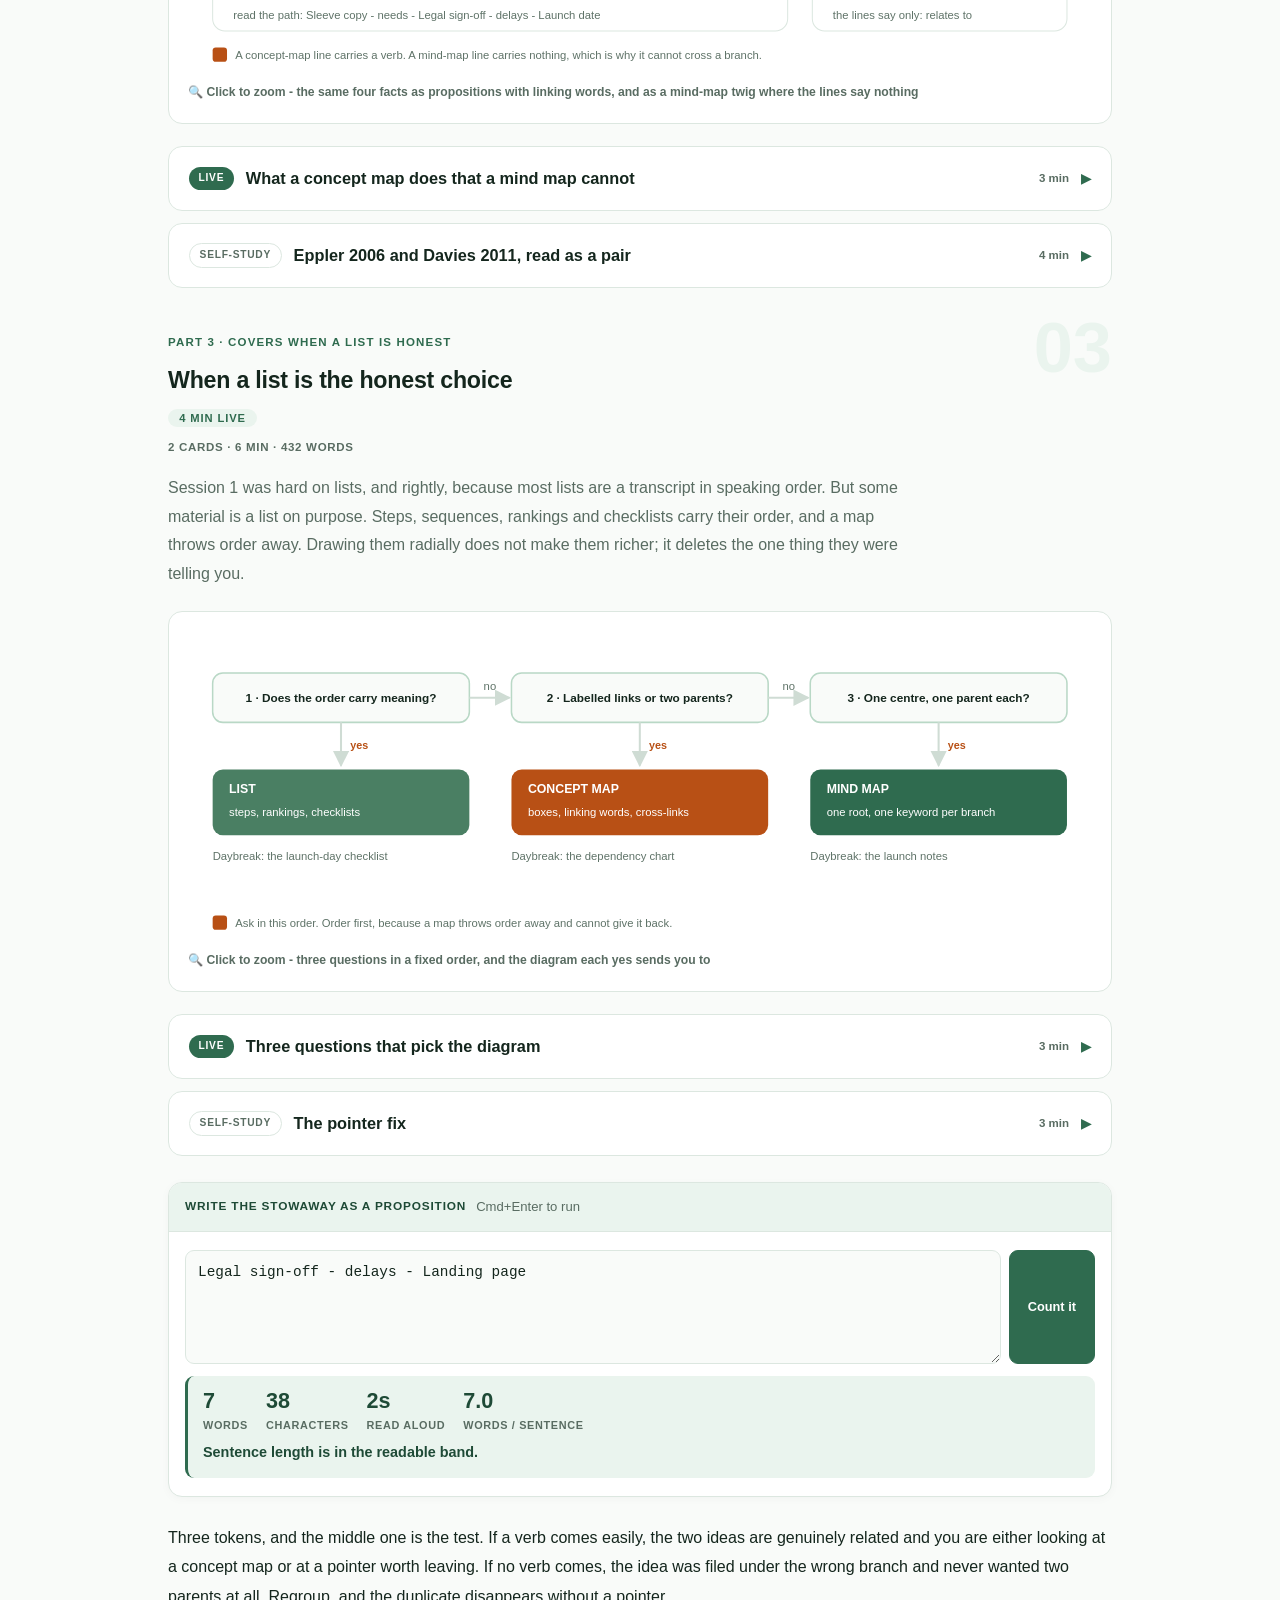
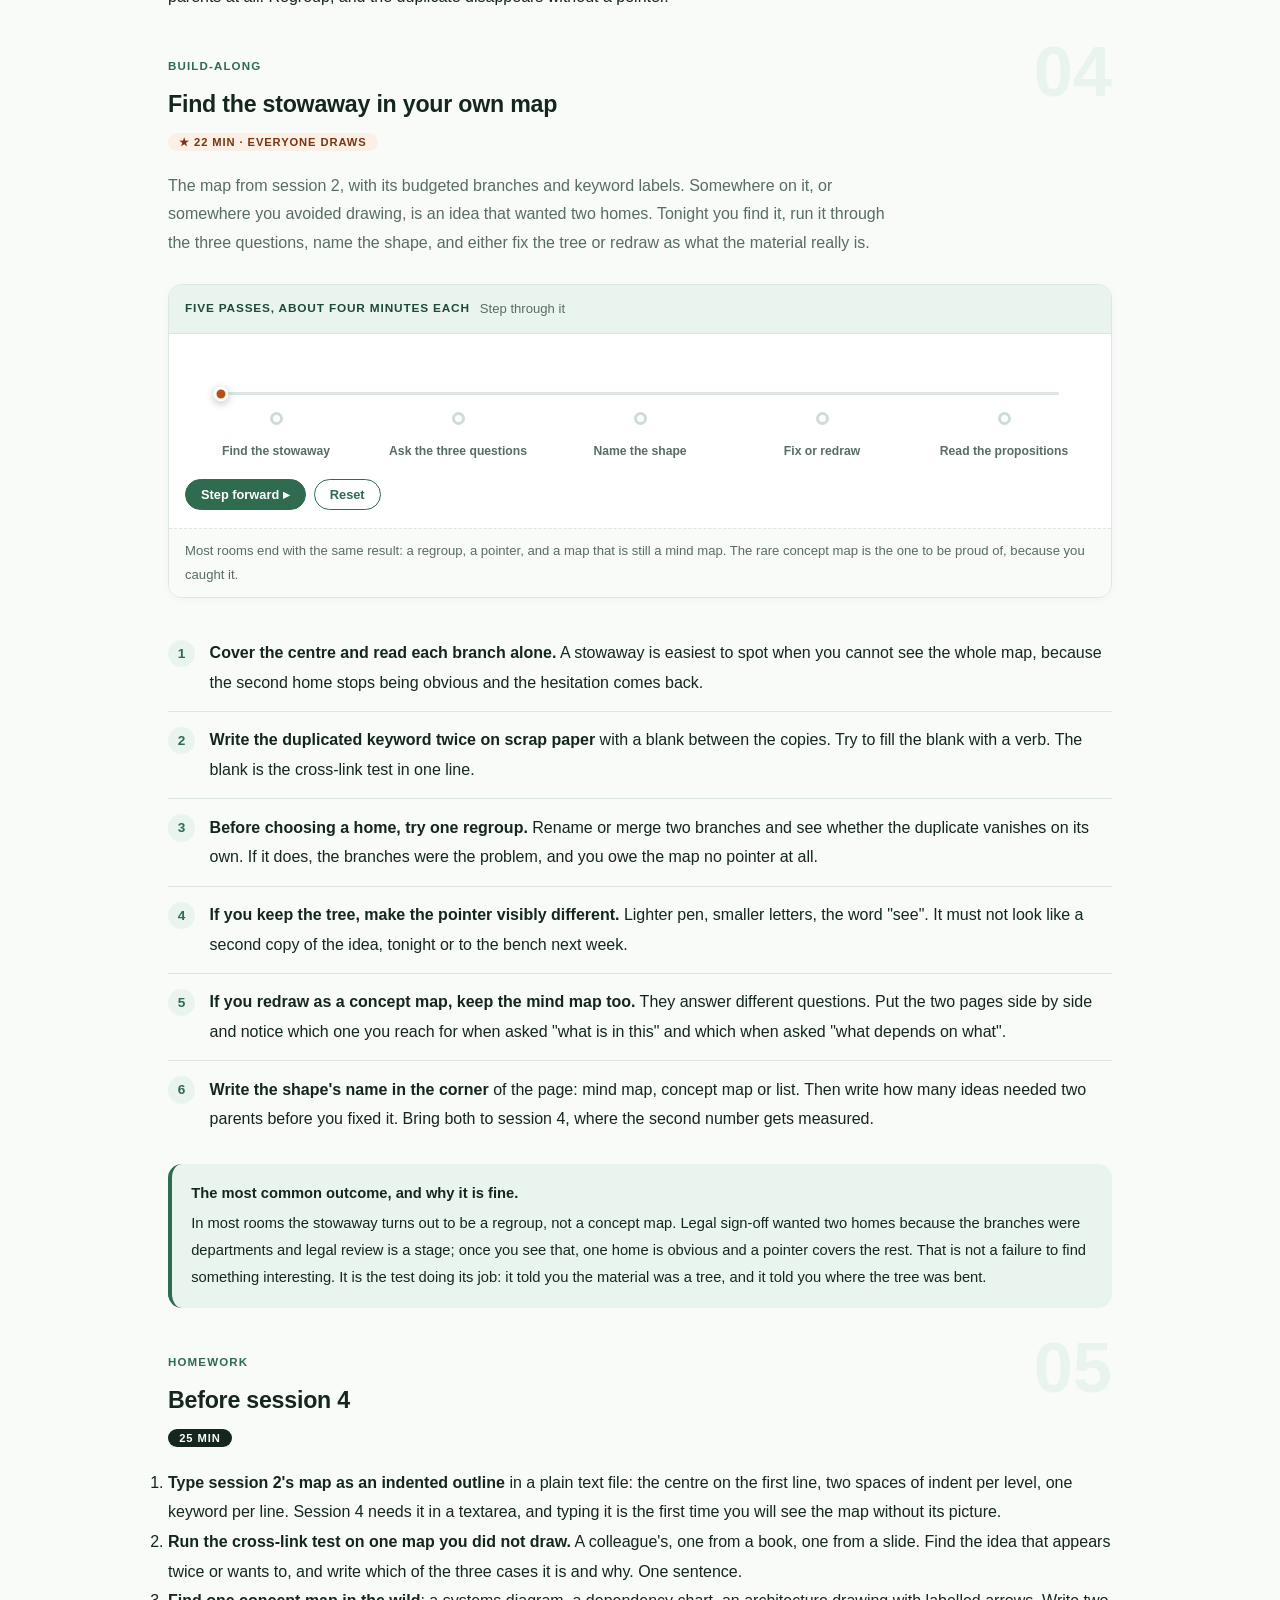
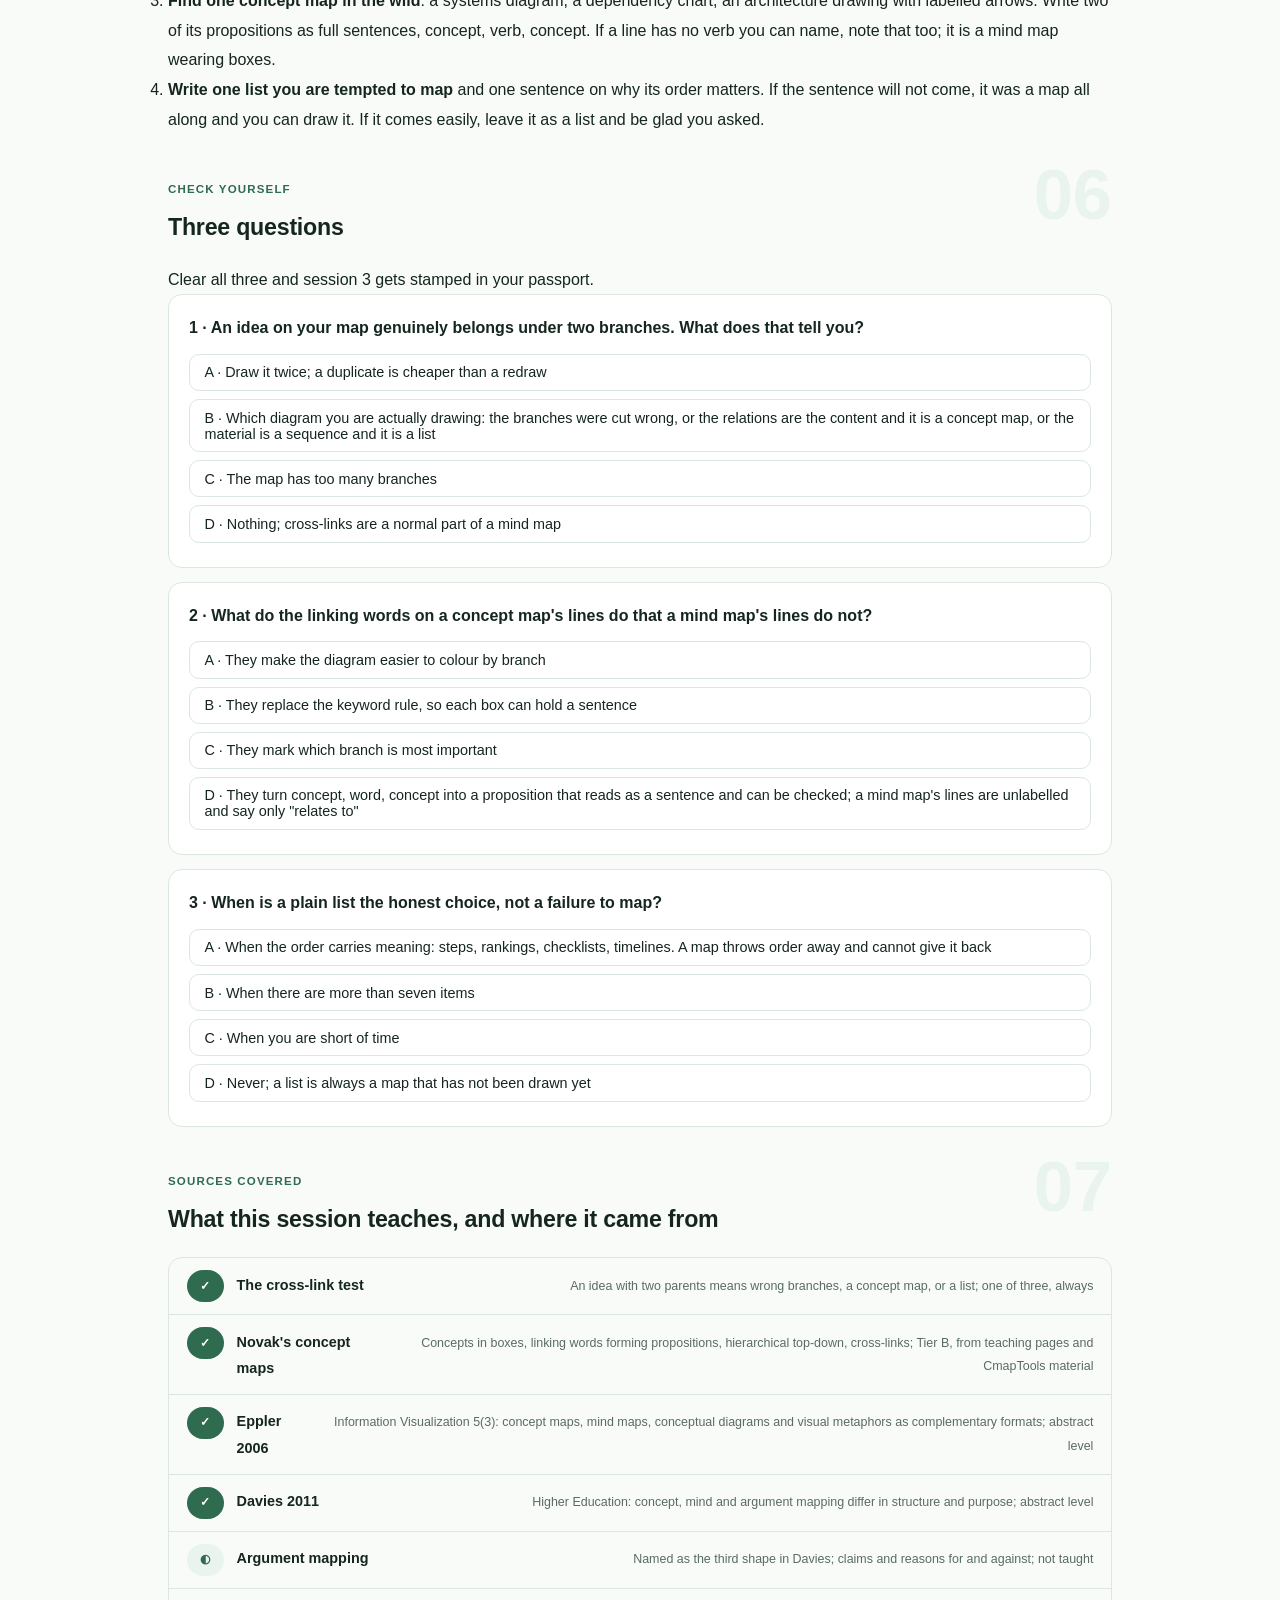
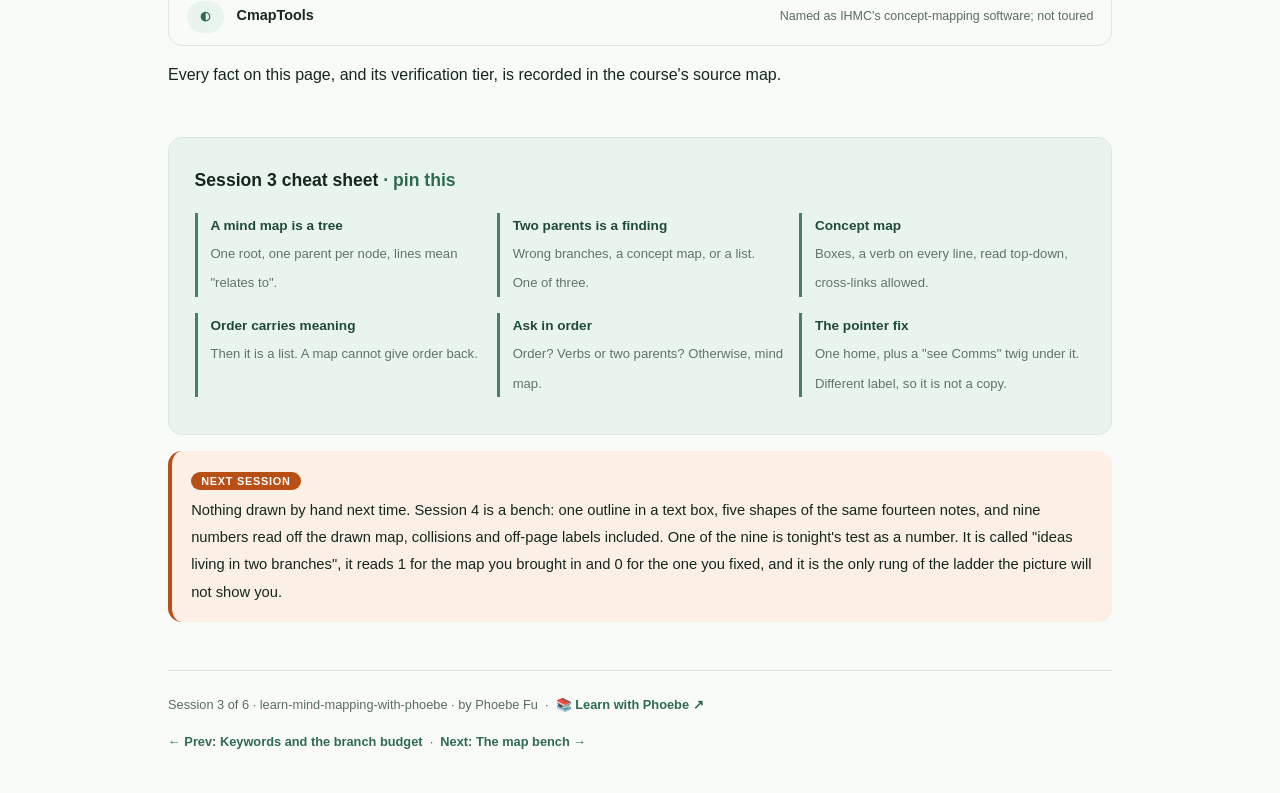
<file: courses/03-mind-map-concept-map-or-list.html>
<!DOCTYPE html>
<html lang="en">
<head>
<meta charset="UTF-8">
<meta name="viewport" content="width=device-width, initial-scale=1.0">
<!-- social:start -->
<meta name="description" content="Session 3 of 6. An idea that wants to live under two branches tells you which diagram you are drawing. The cross-link test, Novak's propositions, and when a list is the honest choice.">
<meta property="og:type" content="article">
<meta property="og:site_name" content="Learn with Phoebe">
<meta property="og:title" content="Mind map, concept map, or list - learn mind mapping with phoebe">
<meta property="og:description" content="Session 3 of 6. Three diagrams, one test: the idea that needs two parents names the shape you are really drawing.">
<meta property="og:url" content="https://phoebefu6.github.io/learn-mind-mapping-with-phoebe/courses/03-mind-map-concept-map-or-list.html">
<meta property="og:image" content="https://phoebefu6.github.io/learn-mind-mapping-with-phoebe/assets/og-cover.png">
<meta property="og:image:width" content="1200">
<meta property="og:image:height" content="630">
<meta name="twitter:card" content="summary_large_image">
<meta name="twitter:title" content="Mind map, concept map, or list - learn mind mapping with phoebe">
<meta name="twitter:description" content="Session 3 of 6. The cross-link test, Novak's propositions, and when a list is honest.">
<meta name="twitter:image" content="https://phoebefu6.github.io/learn-mind-mapping-with-phoebe/assets/og-cover.png">
<!-- social:end -->
<title>Session 3 · Mind map, concept map, or list - learn mind mapping with phoebe</title>
<link rel="stylesheet" href="../assets/style.css?v=23">
</head>
<body>

<div class="toolbar">
  <div class="wrap">
    <span class="crumb"><a href="../index.html">learn-mind-mapping-with-phoebe</a> / Session 3 of 6</span>
    <button class="btn" id="toggle-all" type="button">Expand all</button>
    <button class="btn primary" id="zoom-toggle" type="button">Projector zoom: off</button>
  </div>
</div>

<header class="masthead">
  <div class="wrap">
    <div class="eyebrow">Learn Mind Mapping with Phoebe · Session 3 of 6</div>
    <h1>Mind map, <span class="accent">concept map, or list</span></h1>
    <p class="sub">Last week an idea on your map wanted to live under two branches at once, and you probably drew it twice and moved on. Tonight that idea gets taken seriously, because it is the most informative thing on the page: it tells you which of three diagrams you are actually drawing. Only one of the three is a mind map. The other two are respectable shapes with their own rules, and the fastest way to draw a bad map is to draw one of them while calling it a mind map.</p>
    <div class="chip-row">
      <span class="chip level">🟡 Medium</span>
      <span class="chip audience">Bring session 2's map</span>
      <span class="chip audience">Paper and pens</span>
      <span class="chip time">45 min</span>
    </div>
    <div class="agenda">
      <span class="a1" style="flex:1">0-3 · Welcome</span>
      <span class="a2" style="flex:4">3-18 · Three diagrams, one test</span>
      <span class="a3" style="flex:5">18-40 · Build-along: find the stowaway</span>
      <span class="a4" style="flex:1">40-45 · Q&amp;A</span>
    </div>
  </div>
</header>

<main class="wrap">

  <section class="section" id="intro">
    <div class="section-kicker">
      <span class="klabel">Part 0</span>
      <h2>Where we start</h2>
    </div>
    <p class="lede">Same meeting, third time. <strong>Daybreak</strong> is launching its autumn roast, fourteen things were said, and by the end of session 2 they sat under five branches with a keyword each. One of them would not sit still. "Legal sign-off" belongs to the sleeve copy, which is Packaging, and to the landing page, which is Comms. It got drawn under both. Tonight is about that stowaway, and what it is telling you.</p>

    <div class="legend">
      <span class="pill">🎫 Clear all three quiz questions to stamp your passport</span>
      <span class="pill">Live = presented in the 45 minutes</span>
      <span class="pill">Self-study = the full depth, after class</span>
    </div>

    <div class="callout win">
      <p><strong>★ What you walk out with tonight.</strong> The name of the diagram your notes actually are, out of three candidates: mind map, concept map or list. And the one-home-plus-pointer fix applied to your own map, so the stowaway lives once and every node has exactly one parent again.</p>
    </div>

    <div class="callout tip">
      <p><strong>Neighbours, so you land in the right place.</strong> Argument mapping and decision matrices are diagrams with their own rules; they are named tonight so you can recognise them, not taught. Novak's concept-mapping software, CmapTools from IHMC, is named for the same reason and not toured. The subject is the three shapes and the one question that tells them apart.</p>
    </div>
  </section>

  <section class="section" id="part-1">
    <div class="section-kicker">
      <span class="klabel">Part 1 · covers the cross-link test</span>
      <h2>An idea that wants two parents</h2>
      <span class="tag concept">6 min live</span>
    </div>
    <p class="lede">A mind map is a tree. That is not a style choice; it is what makes the map readable at a glance, because every idea has one place and you find it by walking one branch. The moment one idea needs two branches, the tree is broken, and the break is worth more than the map, because it tells you what the material really is.</p>

    <figure class="zoomable">
      <svg viewBox="0 0 880 400" xmlns="http://www.w3.org/2000/svg" role="img" aria-label="The Daybreak launch map with five branches; Legal sign-off appears once under Packaging and once under Comms, joined by a dashed line labelled same idea">
        <style>
          .s3aH { font: 800 12.5px Inter, sans-serif; fill: #1E4A36; }
          .s3aN { font: 400 11px Inter, sans-serif; fill: #5F7368; }
          .s3aW { font: 700 11px Inter, sans-serif; fill: #FFFFFF; }
          .s3aK { font: 600 10.5px Inter, sans-serif; fill: #14261D; }
          .s3aO { font: 700 11px Inter, sans-serif; fill: #7A3410; }
          .s3aE { fill: none; stroke: #CFDCD4; stroke-width: 1.5; }
          .s3aX { fill: none; stroke: #B85015; stroke-width: 1.5; stroke-dasharray: 5 4; }
          .s3aS { fill: #FFFFFF; stroke: #B85015; stroke-width: 1.5; }
        </style>

        <rect x="24" y="20" width="832" height="340" rx="12" fill="#FFFFFF" stroke="#DCE7E0"/>
        <text class="s3aH" x="44" y="46">THE DAYBREAK MAP, END OF SESSION 2</text>
        <text class="s3aN" x="44" y="64">five branches, one keyword each, and one idea drawn twice</text>

        <path class="s3aE" d="M380 195 Q300 150 242 102"/>
        <path class="s3aE" d="M500 195 Q560 150 600 102"/>
        <path class="s3aE" d="M380 208 Q300 260 240 302"/>
        <path class="s3aE" d="M500 208 Q560 260 610 302"/>
        <path class="s3aE" d="M440 216 L440 318"/>

        <rect x="380" y="186" width="120" height="30" rx="10" fill="#1E4A36"/>
        <text class="s3aW" x="440" y="205" text-anchor="middle">Autumn launch</text>

        <rect x="170" y="90" width="72" height="24" rx="8" fill="#2F6B4F"/>
        <text class="s3aW" x="206" y="106" text-anchor="middle">Supply</text>
        <text class="s3aK" x="44" y="134">Guji short · Sidamo blend</text>
        <text class="s3aK" x="44" y="152">First batch · 4000 bags · 1 Oct</text>

        <rect x="600" y="90" width="84" height="24" rx="8" fill="#B85015"/>
        <text class="s3aW" x="642" y="106" text-anchor="middle">Packaging</text>
        <text class="s3aK" x="696" y="80">New sleeve · names Guji</text>
        <path class="s3aE" d="M684 102 Q700 120 716 138"/>
        <rect class="s3aS" x="716" y="126" width="110" height="24" rx="8"/>
        <text class="s3aO" x="771" y="142" text-anchor="middle">Legal sign-off</text>

        <rect x="170" y="290" width="70" height="24" rx="8" fill="#4A7F63"/>
        <text class="s3aW" x="205" y="306" text-anchor="middle">Pricing</text>
        <text class="s3aK" x="44" y="336">hold · seasonal · price model</text>

        <rect x="610" y="290" width="70" height="24" rx="8" fill="#7A3410"/>
        <text class="s3aW" x="645" y="306" text-anchor="middle">Comms</text>
        <text class="s3aK" x="696" y="306">Email · FAQ · Win-back</text>
        <text class="s3aK" x="696" y="326">Landing page · 20th</text>
        <path class="s3aE" d="M680 296 Q700 270 716 250"/>
        <rect class="s3aS" x="716" y="236" width="110" height="24" rx="8"/>
        <text class="s3aO" x="771" y="252" text-anchor="middle">Legal sign-off</text>

        <path class="s3aX" d="M771 150 L771 236"/>
        <text class="s3aO" x="780" y="197">same idea</text>

        <rect x="395" y="318" width="90" height="24" rx="8" fill="#1E4A36"/>
        <text class="s3aW" x="440" y="334" text-anchor="middle">Ownership</text>
        <text class="s3aK" x="496" y="334">date · checklist owner: nobody</text>

        <rect x="24" y="376" width="14" height="14" rx="3" fill="#B85015"/>
        <text class="s3aN" x="46" y="387">A tree gives every node exactly one parent. The moment you need two, you are no longer drawing a tree.</text>
      </svg>
      <figcaption>🔍 Click to zoom - the map from session 2 with its stowaway drawn twice; the dashed line is the thing this session is about</figcaption>
    </figure>

    <details class="card" open>
      <summary><span class="mode live">Live</span>The cross-link test<span class="mini">4 min</span><span class="caret">▶</span></summary>
      <div class="body">
        <p>When an idea belongs in two branches, exactly one of three things is true. Work out which, and you know what to draw.</p>
        <ul>
          <li><strong>The branches were cut wrong.</strong> "Legal sign-off" sits under Packaging and Comms because the map split the launch by department, and legal review is a stage, not a department. Regroup the branches so the idea has one natural home, and it stops needing two. Most cross-links die here. It is still a mind map.</li>
          <li><strong>The material has real many-to-many relations.</strong> Legal genuinely gates both the sleeve and the page, and the page genuinely depends on the sleeve's origin claim. Regrouping will not make that go away, because the relations are the content. You are drawing a concept map, and it needs boxes and labelled lines, which is part 2.</li>
          <li><strong>The material is a sequence.</strong> Draft, legal review, print, ship. The idea "belongs in two places" because it comes after one thing and before another, and a tree has no "after". The map was never the right shape. It is a list, which is part 3.</li>
        </ul>
        <p>The test is cheap: one duplicated label. What it buys is the right diagram, and the right diagram is the difference between a page you can read at a glance and a page that looks like a map and reads like a puzzle.</p>
      </div>
    </details>

    <details class="card">
      <summary><span class="mode self">Self-study</span>Why a strict mind map has no cross-links<span class="mini">4 min</span><span class="caret">▶</span></summary>
      <div class="body">
        <p>A strict mind map has one root, its edges mean "relates to", and every node has exactly one parent. There are no cross-links. Buzan's tenth law allows arrows for emphasis, and it is tempting to read those as permission to connect branches, but an emphasis arrow is annotation drawn on top of the tree; it does not change which branch an idea lives on, and it is not how the page is read. Structure is the tree. Everything else is ink.</p>
        <p>The reason the strictness is worth keeping is the reason a map works at all. You find an idea by picking a branch and walking outward, and that only works if the idea is on one branch. Two homes means two places to look and no rule for which; the reader has to search, and a page you search is a list with worse typography.</p>
        <table class="clean">
          <tr><th>Diagram</th><th>Roots</th><th>Edges</th><th>Parents per node</th><th>Reading order</th><th>Best for</th></tr>
          <tr><td>Mind map</td><td>One</td><td>Unlabelled: "relates to"</td><td>Exactly one</td><td>Centre outward, any branch first</td><td>Grouping what you know about one thing</td></tr>
          <tr><td>Concept map</td><td>One or a few, top-down</td><td>Labelled with linking words</td><td>Any number; cross-links allowed</td><td>Top to bottom, along the propositions</td><td>Showing how ideas depend on each other</td></tr>
          <tr><td>List</td><td>None</td><td>None; position is the edge</td><td>One, implicitly the item above</td><td>First to last</td><td>Steps, rankings, checklists: anything whose order carries meaning</td></tr>
        </table>
        <p>Read the "parents per node" column and the cross-link test is the whole table in one line. One parent, mind map. Many parents, concept map. The item above, list.</p>
      </div>
    </details>
  </section>

  <section class="section" id="part-2">
    <div class="section-kicker">
      <span class="klabel">Part 2 · covers Novak</span>
      <h2>Propositions, not branches</h2>
      <span class="tag concept">5 min live</span>
    </div>
    <p class="lede">Joseph Novak's concept maps look like mind maps from across the room and are a different instrument up close. The difference is one word on every line. A mind-map line says "relates to". A concept-map line says how, and once the line says how, the path through the diagram reads as a sentence.</p>

    <figure class="zoomable">
      <svg viewBox="0 0 880 340" xmlns="http://www.w3.org/2000/svg" role="img" aria-label="A concept-map fragment with four boxed concepts joined by lines carrying linking words so each path reads as a sentence, beside a mind-map twig of the same facts with unlabelled lines">
        <style>
          .s3bH { font: 800 12px Inter, sans-serif; fill: #1E4A36; }
          .s3bB { font: 600 11px Inter, sans-serif; fill: #14261D; }
          .s3bN { font: 400 11px Inter, sans-serif; fill: #5F7368; }
          .s3bL { font: 700 10.5px Inter, sans-serif; fill: #B85015; }
          .s3bW { font: 700 11px Inter, sans-serif; fill: #FFFFFF; }
          .s3bK { font: 600 10.5px Inter, sans-serif; fill: #14261D; }
          .s3bC { fill: #FFFFFF; stroke: #2F6B4F; stroke-width: 1.5; }
          .s3bE { fill: none; stroke: #4A7F63; stroke-width: 1.5; }
          .s3bX { fill: none; stroke: #B85015; stroke-width: 1.5; stroke-dasharray: 5 4; }
          .s3bT { fill: none; stroke: #CFDCD4; stroke-width: 1.5; }
        </style>
        <defs>
          <marker id="s3b-arrow" viewBox="0 0 10 10" refX="9" refY="5" markerWidth="7" markerHeight="7" orient="auto-start-reverse">
            <path d="M0 0 L10 5 L0 10 z" fill="#4A7F63"/>
          </marker>
        </defs>

        <rect x="24" y="20" width="560" height="280" rx="12" fill="#FFFFFF" stroke="#DCE7E0"/>
        <text class="s3bH" x="44" y="46">CONCEPT MAP · every path reads as a sentence</text>

        <path class="s3bX" d="M190 78 L400 78"/>
        <text class="s3bL" x="295" y="66" text-anchor="middle">shares claim with</text>

        <rect class="s3bC" x="70" y="66" width="120" height="30" rx="6"/>
        <text class="s3bB" x="130" y="85" text-anchor="middle">Sleeve copy</text>
        <rect class="s3bC" x="400" y="66" width="130" height="30" rx="6"/>
        <text class="s3bB" x="465" y="85" text-anchor="middle">Landing page</text>

        <path class="s3bE" d="M150 96 L280 150" marker-end="url(#s3b-arrow)"/>
        <text class="s3bL" x="176" y="132">needs</text>
        <path class="s3bE" d="M445 96 L330 150" marker-end="url(#s3b-arrow)"/>
        <text class="s3bL" x="398" y="132">needs</text>

        <rect class="s3bC" x="240" y="150" width="130" height="30" rx="6"/>
        <text class="s3bB" x="305" y="169" text-anchor="middle">Legal sign-off</text>

        <path class="s3bE" d="M305 180 L305 236" marker-end="url(#s3b-arrow)"/>
        <text class="s3bL" x="315" y="212">delays</text>

        <rect class="s3bC" x="240" y="236" width="130" height="30" rx="6"/>
        <text class="s3bB" x="305" y="255" text-anchor="middle">Launch date</text>

        <text class="s3bN" x="44" y="288">read the path: Sleeve copy - needs - Legal sign-off - delays - Launch date</text>

        <rect x="608" y="20" width="248" height="280" rx="12" fill="#FFFFFF" stroke="#DCE7E0"/>
        <text class="s3bH" x="628" y="46">MIND-MAP TWIG · same facts</text>

        <rect x="628" y="110" width="84" height="24" rx="8" fill="#B85015"/>
        <text class="s3bW" x="670" y="126" text-anchor="middle">Packaging</text>
        <path class="s3bT" d="M712 122 L736 98"/>
        <path class="s3bT" d="M712 122 L736 150"/>
        <text class="s3bK" x="742" y="101">New sleeve</text>
        <text class="s3bK" x="742" y="154">Legal sign-off</text>

        <rect x="628" y="210" width="70" height="24" rx="8" fill="#7A3410"/>
        <text class="s3bW" x="663" y="226" text-anchor="middle">Comms</text>
        <path class="s3bT" d="M698 222 L736 198"/>
        <path class="s3bT" d="M698 222 L736 250"/>
        <text class="s3bK" x="742" y="201">Landing page</text>
        <text class="s3bK" x="742" y="254">Legal sign-off</text>

        <text class="s3bN" x="628" y="288">the lines say only: relates to</text>

        <rect x="24" y="316" width="14" height="14" rx="3" fill="#B85015"/>
        <text class="s3bN" x="46" y="327">A concept-map line carries a verb. A mind-map line carries nothing, which is why it cannot cross a branch.</text>
      </svg>
      <figcaption>🔍 Click to zoom - the same four facts as propositions with linking words, and as a mind-map twig where the lines say nothing</figcaption>
    </figure>

    <details class="card">
      <summary><span class="mode live">Live</span>What a concept map does that a mind map cannot<span class="mini">3 min</span><span class="caret">▶</span></summary>
      <div class="body">
        <p>Novak's method, developed for teaching science, has four parts, and each one is a thing a mind map deliberately does not do.</p>
        <ul>
          <li><strong>Concepts in boxes.</strong> Each idea is a node with a border, not a word on a line. The box is what lets two lines arrive at the same idea from different directions.</li>
          <li><strong>Linking words on the lines.</strong> "Needs", "delays", "shares claim with". Concept, linking word, concept is a proposition, and a proposition is something that can be true or false. "Sleeve copy needs Legal sign-off" can be checked with the lawyer. "Packaging: Legal sign-off" cannot; it only says the two are related.</li>
          <li><strong>Hierarchical, top-down.</strong> The most general concept sits at the top and the specific ones below it. The page is read downward, along the propositions, rather than outward from a centre.</li>
          <li><strong>Cross-links between branches.</strong> A line from one part of the map to a distant part, still carrying a linking word. This is the thing a mind map forbids, and in a concept map it is often where the insight is: the dashed line above says the sleeve and the landing page make the same origin claim, so a change to one is a change to both.</li>
        </ul>
        <p>Novak's group at IHMC built CmapTools to draw these. It is named here so you recognise it when a colleague sends you a file from it; the diagram is the subject, not the software.</p>
      </div>
    </details>

    <details class="card">
      <summary><span class="mode self">Self-study</span>Eppler 2006 and Davies 2011, read as a pair<span class="mini">4 min</span><span class="caret">▶</span></summary>
      <div class="body">
        <p>Two papers are usually cited when someone wants to settle "which is better", and neither of them does, which is the useful part. Both were read at abstract level from their indexing pages, so what follows is what the abstracts say and no more.</p>
        <p><strong>Eppler (2006), <em>Information Visualization</em>.</strong> As the abstract puts it, the paper compares concept maps, mind maps, conceptual diagrams and visual metaphors as complementary formats, each with its own advantages and disadvantages. The word to hold onto is complementary. The comparison is not a tournament; it is a description of four tools with four jobs.</p>
        <p><strong>Davies (2011), <em>Higher Education</em>.</strong> As the abstract puts it, concept mapping, mind mapping and argument mapping differ in structure and purpose, and the differences matter for what each is good at. Argument mapping is the third shape named there: a diagram of claims and the reasons for and against them. It has its own rules and its own literature; it is named here so that when you see one you do not call it a mind map.</p>
        <p>Read as a pair, the two papers say the same thing from two directions. The shapes are different instruments. Picking one is a question about the material, not about which diagram is better, and that is exactly the question the cross-link test asks. Anyone who tells you one of these papers proved mind maps beat concept maps, or the reverse, has not read the abstract.</p>
        <div class="callout example">
          <span class="ex-pill">Real world</span>
          <p>A product team at Daybreak keeps two pages for the autumn launch. The mind map has five branches and answers "what is in this launch" in a glance. The concept map has eleven boxes and about twenty linking words, and answers "what depends on what". When the landing page slipped a week, the mind map showed nothing wrong; every keyword was still in its place. The concept map had a line reading "Landing page - blocks - Launch email", and that was the thing that broke. Two pages, two questions. Neither would have done the other's job.</p>
        </div>
      </div>
    </details>
  </section>

  <section class="section" id="part-3">
    <div class="section-kicker">
      <span class="klabel">Part 3 · covers when a list is honest</span>
      <h2>When a list is the honest choice</h2>
      <span class="tag concept">4 min live</span>
    </div>
    <p class="lede">Session 1 was hard on lists, and rightly, because most lists are a transcript in speaking order. But some material is a list on purpose. Steps, sequences, rankings and checklists carry their order, and a map throws order away. Drawing them radially does not make them richer; it deletes the one thing they were telling you.</p>

    <figure class="zoomable">
      <svg viewBox="0 0 880 300" xmlns="http://www.w3.org/2000/svg" role="img" aria-label="A three-question decision flow: does the order carry meaning leads to list; labelled relations or two parents leads to concept map; otherwise one centre and one parent each leads to mind map">
        <style>
          .s3cQ { font: 600 11.5px Inter, sans-serif; fill: #14261D; }
          .s3cT { font: 800 12px Inter, sans-serif; fill: #FFFFFF; }
          .s3cW { font: 400 11px Inter, sans-serif; fill: #FFFFFF; }
          .s3cN { font: 400 11px Inter, sans-serif; fill: #5F7368; }
          .s3cY { font: 700 10.5px Inter, sans-serif; fill: #B85015; }
          .s3cE { fill: none; stroke: #CFDCD4; stroke-width: 2; }
          .s3cB { fill: #F9FBF9; stroke: #B9D8C6; stroke-width: 1.5; }
        </style>
        <defs>
          <marker id="s3c-arrow" viewBox="0 0 10 10" refX="9" refY="5" markerWidth="8" markerHeight="8" orient="auto-start-reverse">
            <path d="M0 0 L10 5 L0 10 z" fill="#CFDCD4"/>
          </marker>
        </defs>

        <rect class="s3cB" x="24" y="40" width="250" height="48" rx="10"/>
        <text class="s3cQ" x="149" y="68" text-anchor="middle">1 · Does the order carry meaning?</text>
        <rect class="s3cB" x="315" y="40" width="250" height="48" rx="10"/>
        <text class="s3cQ" x="440" y="68" text-anchor="middle">2 · Labelled links or two parents?</text>
        <rect class="s3cB" x="606" y="40" width="250" height="48" rx="10"/>
        <text class="s3cQ" x="731" y="68" text-anchor="middle">3 · One centre, one parent each?</text>

        <path class="s3cE" d="M274 64 L313 64" marker-end="url(#s3c-arrow)"/>
        <text class="s3cN" x="294" y="56" text-anchor="middle">no</text>
        <path class="s3cE" d="M565 64 L604 64" marker-end="url(#s3c-arrow)"/>
        <text class="s3cN" x="585" y="56" text-anchor="middle">no</text>

        <path class="s3cE" d="M149 88 L149 130" marker-end="url(#s3c-arrow)"/>
        <text class="s3cY" x="158" y="114">yes</text>
        <path class="s3cE" d="M440 88 L440 130" marker-end="url(#s3c-arrow)"/>
        <text class="s3cY" x="449" y="114">yes</text>
        <path class="s3cE" d="M731 88 L731 130" marker-end="url(#s3c-arrow)"/>
        <text class="s3cY" x="740" y="114">yes</text>

        <rect x="24" y="134" width="250" height="64" rx="10" fill="#4A7F63"/>
        <text class="s3cT" x="40" y="157">LIST</text>
        <text class="s3cW" x="40" y="179">steps, rankings, checklists</text>
        <rect x="315" y="134" width="250" height="64" rx="10" fill="#B85015"/>
        <text class="s3cT" x="331" y="157">CONCEPT MAP</text>
        <text class="s3cW" x="331" y="179">boxes, linking words, cross-links</text>
        <rect x="606" y="134" width="250" height="64" rx="10" fill="#2F6B4F"/>
        <text class="s3cT" x="622" y="157">MIND MAP</text>
        <text class="s3cW" x="622" y="179">one root, one keyword per branch</text>

        <text class="s3cN" x="24" y="222">Daybreak: the launch-day checklist</text>
        <text class="s3cN" x="315" y="222">Daybreak: the dependency chart</text>
        <text class="s3cN" x="606" y="222">Daybreak: the launch notes</text>

        <rect x="24" y="276" width="14" height="14" rx="3" fill="#B85015"/>
        <text class="s3cN" x="46" y="287">Ask in this order. Order first, because a map throws order away and cannot give it back.</text>
      </svg>
      <figcaption>🔍 Click to zoom - three questions in a fixed order, and the diagram each yes sends you to</figcaption>
    </figure>

    <details class="card">
      <summary><span class="mode live">Live</span>Three questions that pick the diagram<span class="mini">3 min</span><span class="caret">▶</span></summary>
      <div class="body">
        <p>Ask them in this order, because the first is the one people skip and the most expensive to get wrong.</p>
        <ul>
          <li><strong>Does the order carry meaning?</strong> Steps in a process, a ranked shortlist, a launch-day checklist, a timeline. If swapping two items changes what the material says, the order is information, and it stays a list. A map has no first and no last; it will lose that information silently and look finished doing it.</li>
          <li><strong>Do ideas need labelled relations, or two parents?</strong> If the cross-link test came back "the relations are the content", or if you keep wanting to write a verb on a line, it is a concept map. Draw the boxes and label the lines.</li>
          <li><strong>Otherwise: one centre, one parent each.</strong> What you know about one thing, grouped. That is the mind map, and it is the right answer for most meeting notes, most briefs and most plans, which is why it gets five sessions out of six.</li>
        </ul>
        <p>Daybreak's fourteen notes are a mind map; the launch-day runbook that comes out of them is a list; the chart of what blocks what is a concept map. Same launch, three shapes, and none of them is trying to be the others.</p>
      </div>
    </details>

    <details class="card">
      <summary><span class="mode self">Self-study</span>The pointer fix<span class="mini">3 min</span><span class="caret">▶</span></summary>
      <div class="body">
        <p>Most stowaways turn out to be the first case: the branches were cut a little wrong, and the idea has a natural home once you look. When it does, keep the tree and fix the duplicate with a pointer.</p>
        <ul>
          <li><strong>Pick one home.</strong> "Legal sign-off" lives once, under Packaging, because the sleeve is the thing legal actually reviews and the landing page inherits the approved wording.</li>
          <li><strong>Leave a pointer.</strong> Under the one home, a short twig reading "see Comms" says where else the idea matters. Two words in a lighter pen. It costs one short token and every node keeps exactly one parent, because the pointer hangs off Legal sign-off and nothing else.</li>
          <li><strong>Do not make the pointer look like the idea.</strong> The pointer's label is different from the idea's label on purpose. That is what makes it a pointer and not a second copy.</li>
        </ul>
        <p>That last point is also how session 4 sees it. The bench counts "ideas living in two branches" by matching labels across main branches, so the real duplicate, "Legal sign-off" under both Packaging and Comms, counts as one shared idea. The pointer does not count, because its label differs. The fix you make by hand tonight is the fix that moves that number from 1 to 0 next week, and it is the only number on the bench that the picture alone will not show you.</p>
      </div>
    </details>

    <div class="tryrow" data-fn="wordcount" data-multiline="1" data-title="Write the stowaway as a proposition" data-hint="Two concepts and a linking word: Legal sign-off - delays - Landing page. If you cannot name the linking word, it was never a cross-link." data-seed="Legal sign-off - delays - Landing page" data-cta="Count it"></div>

    <p>Three tokens, and the middle one is the test. If a verb comes easily, the two ideas are genuinely related and you are either looking at a concept map or at a pointer worth leaving. If no verb comes, the idea was filed under the wrong branch and never wanted two parents at all. Regroup, and the duplicate disappears without a pointer.</p>
  </section>

  <section class="section" id="demo-1">
    <div class="section-kicker">
      <span class="klabel">Build-along</span>
      <h2>Find the stowaway in your own map</h2>
      <span class="tag demo">★ 22 min · everyone draws</span>
    </div>
    <p class="lede">The map from session 2, with its budgeted branches and keyword labels. Somewhere on it, or somewhere you avoided drawing, is an idea that wanted two homes. Tonight you find it, run it through the three questions, name the shape, and either fix the tree or redraw as what the material really is.</p>

    <div class="tick" data-stages="Find the stowaway|Ask the three questions|Name the shape|Fix or redraw|Read the propositions" data-title="Five passes, about four minutes each" data-foot="Most rooms end with the same result: a regroup, a pointer, and a map that is still a mind map. The rare concept map is the one to be proud of, because you caught it.">
      <p class="tick-note" data-stage="0"><b>Find the stowaway.</b> Go twig by twig and ask "where else could this go?" Circle every keyword that has a second plausible branch. Then look at the branches you drew in session 2 and find the one you hesitated over. Most maps have one stowaway; a map with four is a map with the wrong branches.</p>
      <p class="tick-note" data-stage="1"><b>Ask the three questions</b> of the circled idea, in order, on scrap paper. Does its order relative to its neighbours mean anything? Can you write a verb between it and the other branch? If neither, it just wants one home. Write the answer next to the circle: L, C or M.</p>
      <p class="tick-note" data-stage="2"><b>Name the shape</b> out loud to the person next to you: "these notes are a mind map with one badly filed idea", or "this is a concept map I drew as a tree", or "this part is a list". Saying it is the point. The name is what you take home.</p>
      <p class="tick-note" data-stage="3"><b>Fix or redraw.</b> If M: cross out the second copy, keep the first, and hang a two-word pointer in a lighter pen under the copy you kept, naming the branch that lost it. If C: on a fresh page, box the four or five ideas involved and write a verb on every line between them. If L: write the items top to bottom, numbered, and leave the map alone.</p>
      <p class="tick-note" data-stage="4"><b>Read the propositions.</b> For anyone who drew a concept map, read each path aloud as a sentence: concept, verb, concept. Any line you cannot read as a sentence is missing its linking word. For everyone else, read the pointer aloud and check it sends you to the right branch.</p>
    </div>

    <div class="steps">
      <div class="step"><p><strong>Cover the centre and read each branch alone.</strong> A stowaway is easiest to spot when you cannot see the whole map, because the second home stops being obvious and the hesitation comes back.</p></div>
      <div class="step"><p><strong>Write the duplicated keyword twice on scrap paper</strong> with a blank between the copies. Try to fill the blank with a verb. The blank is the cross-link test in one line.</p></div>
      <div class="step"><p><strong>Before choosing a home, try one regroup.</strong> Rename or merge two branches and see whether the duplicate vanishes on its own. If it does, the branches were the problem, and you owe the map no pointer at all.</p></div>
      <div class="step"><p><strong>If you keep the tree, make the pointer visibly different.</strong> Lighter pen, smaller letters, the word "see". It must not look like a second copy of the idea, tonight or to the bench next week.</p></div>
      <div class="step"><p><strong>If you redraw as a concept map, keep the mind map too.</strong> They answer different questions. Put the two pages side by side and notice which one you reach for when asked "what is in this" and which when asked "what depends on what".</p></div>
      <div class="step"><p><strong>Write the shape's name in the corner</strong> of the page: mind map, concept map or list. Then write how many ideas needed two parents before you fixed it. Bring both to session 4, where the second number gets measured.</p></div>
    </div>

    <div class="callout tip">
      <p><strong>The most common outcome, and why it is fine.</strong> In most rooms the stowaway turns out to be a regroup, not a concept map. Legal sign-off wanted two homes because the branches were departments and legal review is a stage; once you see that, one home is obvious and a pointer covers the rest. That is not a failure to find something interesting. It is the test doing its job: it told you the material was a tree, and it told you where the tree was bent.</p>
    </div>
  </section>

  <section class="section" id="exercise">
    <div class="section-kicker">
      <span class="klabel">Homework</span>
      <h2>Before session 4</h2>
      <span class="tag exercise">25 min</span>
    </div>
    <ol>
      <li><strong>Type session 2's map as an indented outline</strong> in a plain text file: the centre on the first line, two spaces of indent per level, one keyword per line. Session 4 needs it in a textarea, and typing it is the first time you will see the map without its picture.</li>
      <li><strong>Run the cross-link test on one map you did not draw.</strong> A colleague's, one from a book, one from a slide. Find the idea that appears twice or wants to, and write which of the three cases it is and why. One sentence.</li>
      <li><strong>Find one concept map in the wild</strong>: a systems diagram, a dependency chart, an architecture drawing with labelled arrows. Write two of its propositions as full sentences, concept, verb, concept. If a line has no verb you can name, note that too; it is a mind map wearing boxes.</li>
      <li><strong>Write one list you are tempted to map</strong> and one sentence on why its order matters. If the sentence will not come, it was a map all along and you can draw it. If it comes easily, leave it as a list and be glad you asked.</li>
    </ol>
  </section>

  <section class="section" id="quiz">
    <div class="section-kicker">
      <span class="klabel">Check yourself</span>
      <h2>Three questions</h2>
    </div>
    <p>Clear all three and session 3 gets stamped in your passport.</p>

    <div class="quiz-q" data-answer="1">
      <p class="qtext">1 · An idea on your map genuinely belongs under two branches. What does that tell you?</p>
      <button class="qopt" type="button">A · Draw it twice; a duplicate is cheaper than a redraw</button>
      <button class="qopt" type="button">B · Which diagram you are actually drawing: the branches were cut wrong, or the relations are the content and it is a concept map, or the material is a sequence and it is a list</button>
      <button class="qopt" type="button">C · The map has too many branches</button>
      <button class="qopt" type="button">D · Nothing; cross-links are a normal part of a mind map</button>
      <p class="qwhy">A tree gives every node one parent, so an idea that needs two is not a detail; it is the shape of the material showing through. Exactly one of three things is true, and each sends you to a different diagram. Drawing it twice hides the finding, and a strict mind map has no cross-links, so option D describes a concept map by another name.</p>
    </div>

    <div class="quiz-q" data-answer="3">
      <p class="qtext">2 · What do the linking words on a concept map's lines do that a mind map's lines do not?</p>
      <button class="qopt" type="button">A · They make the diagram easier to colour by branch</button>
      <button class="qopt" type="button">B · They replace the keyword rule, so each box can hold a sentence</button>
      <button class="qopt" type="button">C · They mark which branch is most important</button>
      <button class="qopt" type="button">D · They turn concept, word, concept into a proposition that reads as a sentence and can be checked; a mind map's lines are unlabelled and say only "relates to"</button>
      <p class="qwhy">"Sleeve copy needs Legal sign-off" is a claim you can take to the lawyer and find true or false. "Packaging: Legal sign-off" only says the two belong together. The verb on the line is the whole difference between the instruments, and it is what lets a concept map carry a cross-link between distant boxes without losing its meaning.</p>
    </div>

    <div class="quiz-q" data-answer="0">
      <p class="qtext">3 · When is a plain list the honest choice, not a failure to map?</p>
      <button class="qopt" type="button">A · When the order carries meaning: steps, rankings, checklists, timelines. A map throws order away and cannot give it back</button>
      <button class="qopt" type="button">B · When there are more than seven items</button>
      <button class="qopt" type="button">C · When you are short of time</button>
      <button class="qopt" type="button">D · Never; a list is always a map that has not been drawn yet</button>
      <p class="qwhy">Session 1 was hard on lists because most notes are a transcript in speaking order, and speaking order is meaningless. But a launch-day runbook or a ranked shortlist is a list because the sequence is the information. Radial layout has no first and no last, so mapping that material deletes what it was saying. Item count and time pressure have nothing to do with it.</p>
    </div>

    <p class="quiz-score"></p>
  </section>

  <section class="section" id="official">
    <div class="section-kicker">
      <span class="klabel">Sources covered</span>
      <h2>What this session teaches, and where it came from</h2>
    </div>
    <div class="covered">
      <div class="covered-row"><span class="status pill solid">✓</span><span class="name">The cross-link test</span><span class="note">An idea with two parents means wrong branches, a concept map, or a list; one of three, always</span></div>
      <div class="covered-row"><span class="status pill solid">✓</span><span class="name">Novak's concept maps</span><span class="note">Concepts in boxes, linking words forming propositions, hierarchical top-down, cross-links; Tier B, from teaching pages and CmapTools material</span></div>
      <div class="covered-row"><span class="status pill solid">✓</span><span class="name">Eppler 2006</span><span class="note">Information Visualization 5(3): concept maps, mind maps, conceptual diagrams and visual metaphors as complementary formats; abstract level</span></div>
      <div class="covered-row"><span class="status pill solid">✓</span><span class="name">Davies 2011</span><span class="note">Higher Education: concept, mind and argument mapping differ in structure and purpose; abstract level</span></div>
      <div class="covered-row"><span class="status pill light">◐</span><span class="name">Argument mapping</span><span class="note">Named as the third shape in Davies; claims and reasons for and against; not taught</span></div>
      <div class="covered-row"><span class="status pill light">◐</span><span class="name">CmapTools</span><span class="note">Named as IHMC's concept-mapping software; not toured</span></div>
    </div>
    <p class="mono" style="margin-top:14px">Every fact on this page, and its verification tier, is recorded in the course's source map.</p>
  </section>

  <section class="cheat" id="cheatsheet">
    <h3>Session 3 cheat sheet <span>· pin this</span></h3>
    <div class="grid-2">
      <div class="cheat-item"><b>A mind map is a tree</b><span>One root, one parent per node, lines mean "relates to".</span></div>
      <div class="cheat-item"><b>Two parents is a finding</b><span>Wrong branches, a concept map, or a list. One of three.</span></div>
      <div class="cheat-item"><b>Concept map</b><span>Boxes, a verb on every line, read top-down, cross-links allowed.</span></div>
      <div class="cheat-item"><b>Order carries meaning</b><span>Then it is a list. A map cannot give order back.</span></div>
      <div class="cheat-item"><b>Ask in order</b><span>Order? Verbs or two parents? Otherwise, mind map.</span></div>
      <div class="cheat-item"><b>The pointer fix</b><span>One home, plus a "see Comms" twig under it. Different label, so it is not a copy.</span></div>
    </div>
  </section>

  <div class="callout next">
    <span class="nx-pill">Next session</span>
    <p>Nothing drawn by hand next time. Session 4 is a bench: one outline in a text box, five shapes of the same fourteen notes, and nine numbers read off the drawn map, collisions and off-page labels included. One of the nine is tonight's test as a number. It is called "ideas living in two branches", it reads 1 for the map you brought in and 0 for the one you fixed, and it is the only rung of the ladder the picture will not show you.</p>
  </div>

  <footer class="pagefoot">
    <span>Session 3 of 6 · learn-mind-mapping-with-phoebe · by Phoebe Fu &nbsp;·&nbsp; 📚 <a href="https://phoebefu6.github.io/learn-with-phoebe/">Learn with Phoebe ↗</a></span>
    <span><a href="02-keywords-and-the-branch-budget.html">← Prev: Keywords and the branch budget</a> &nbsp;·&nbsp; <a href="04-the-map-bench.html">Next: The map bench →</a></span>
  </footer>

</main>

<script src="../assets/app.js?v=21"></script>
</body>
</html>
</file>
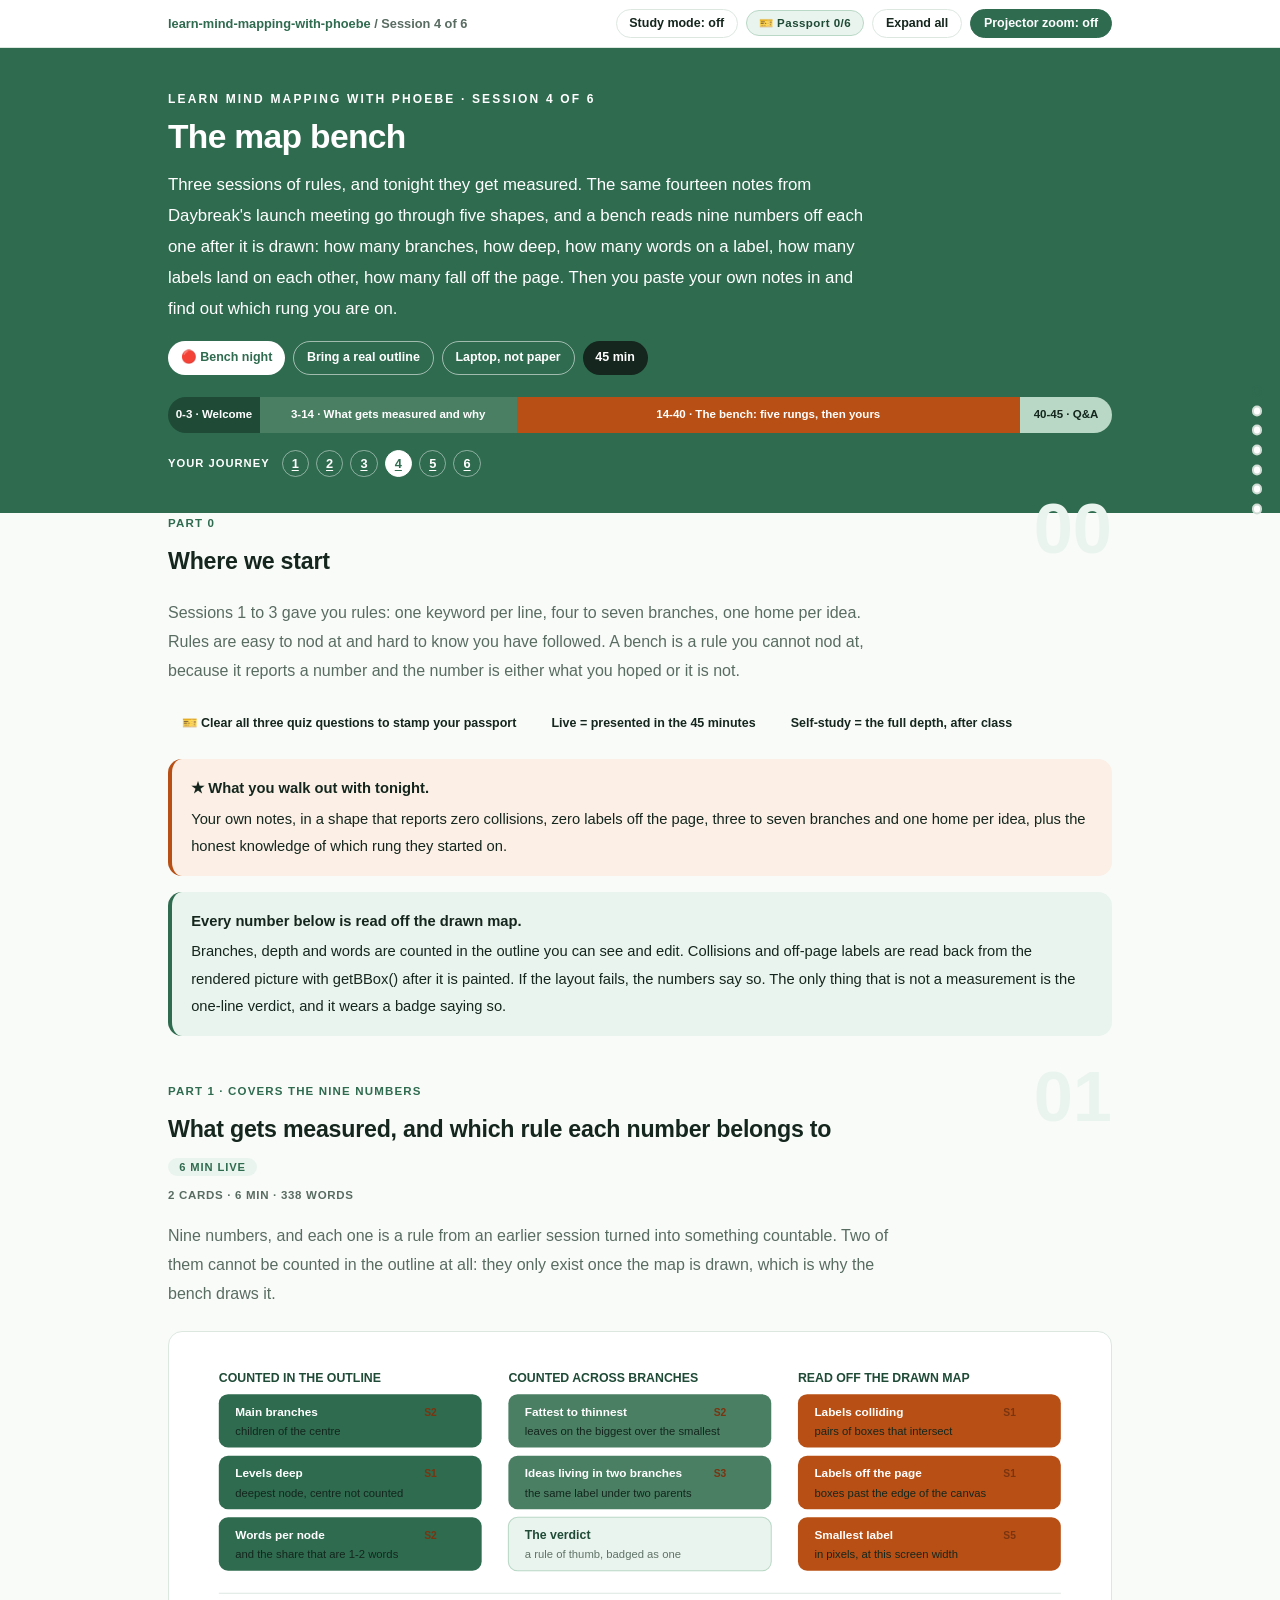
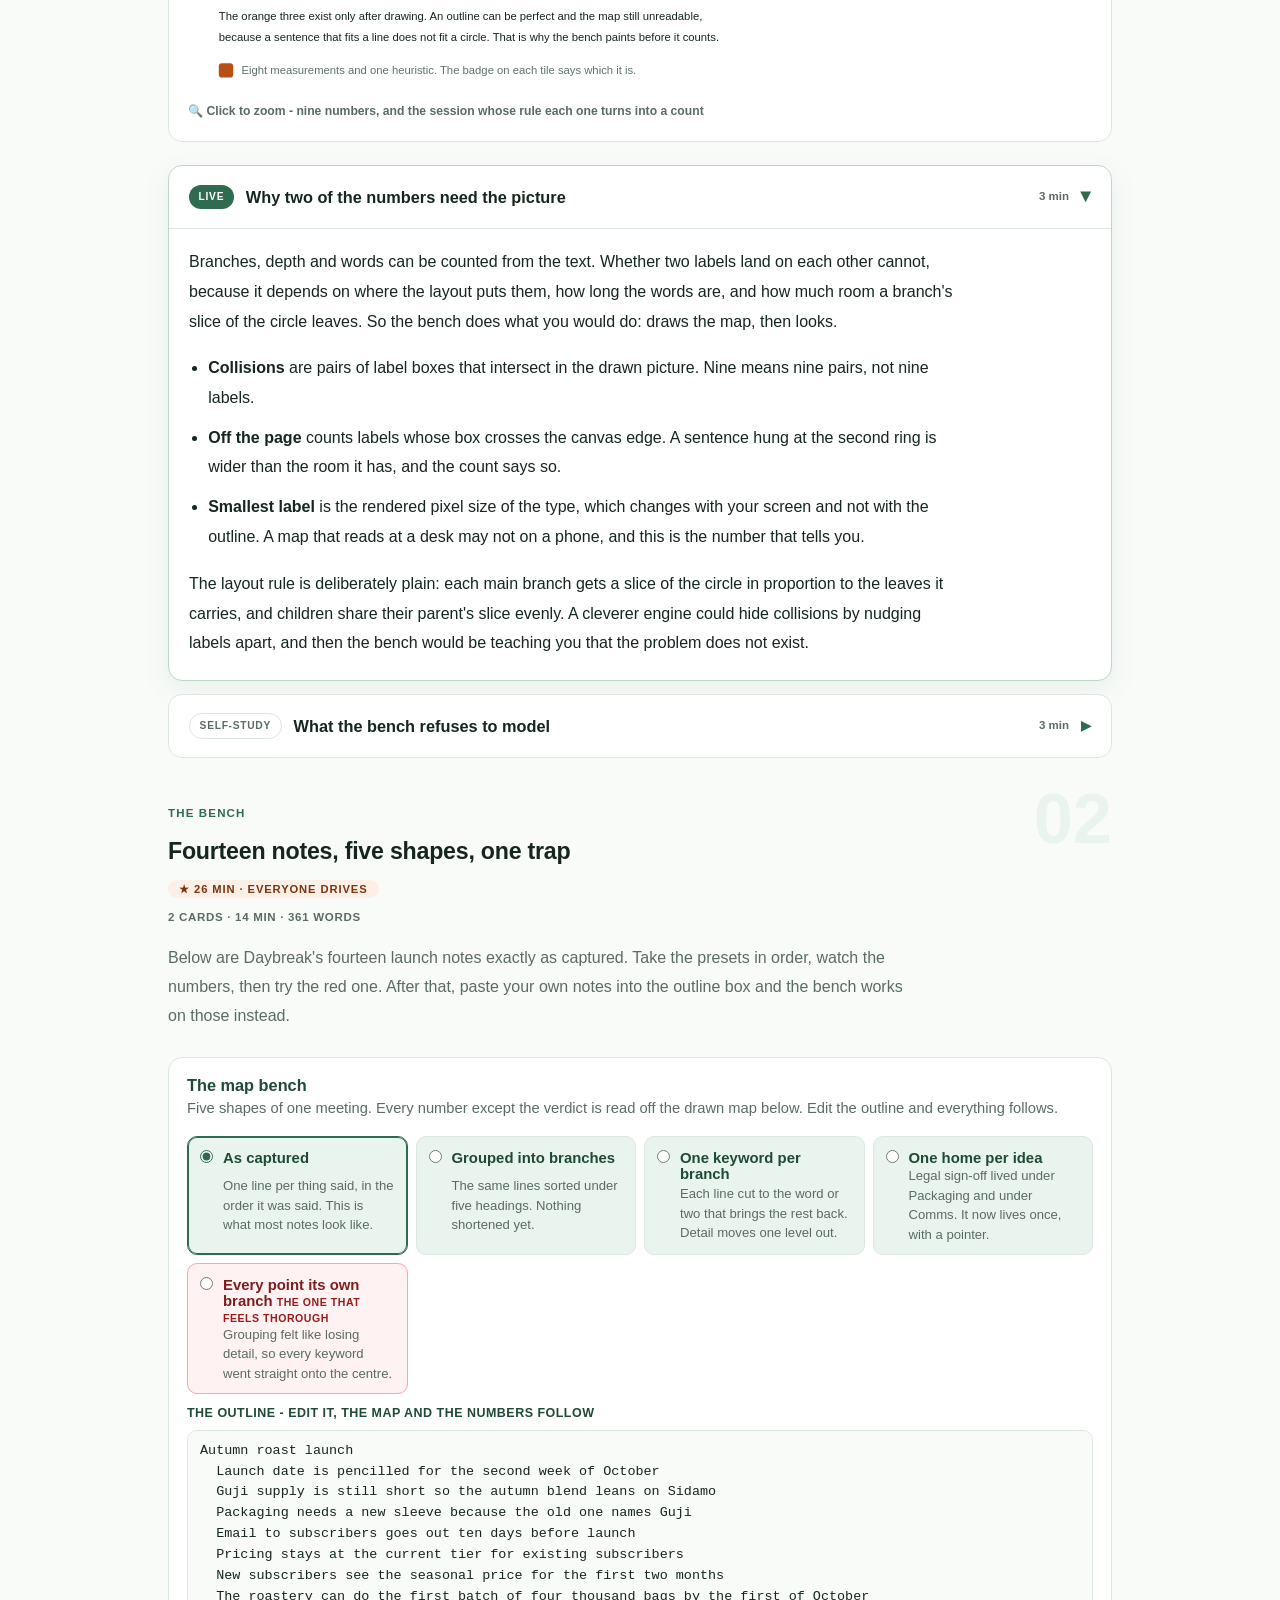
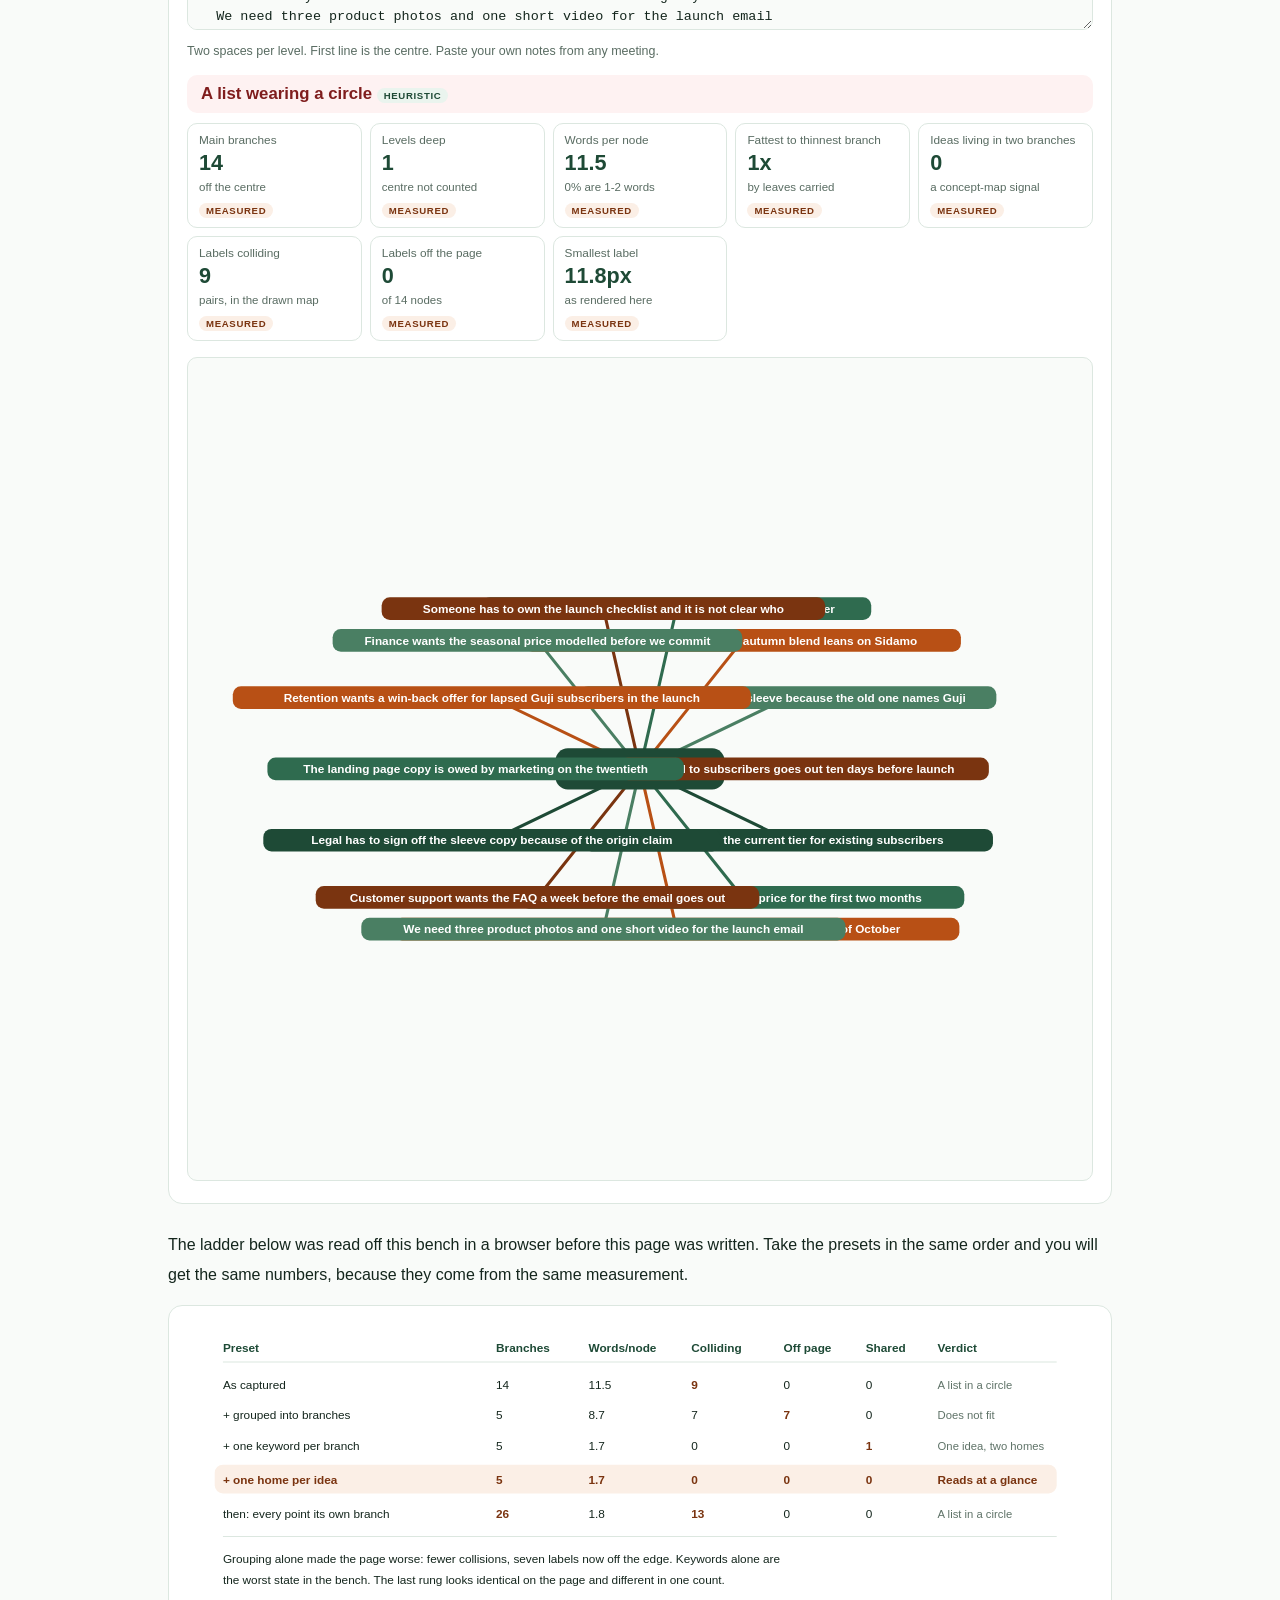
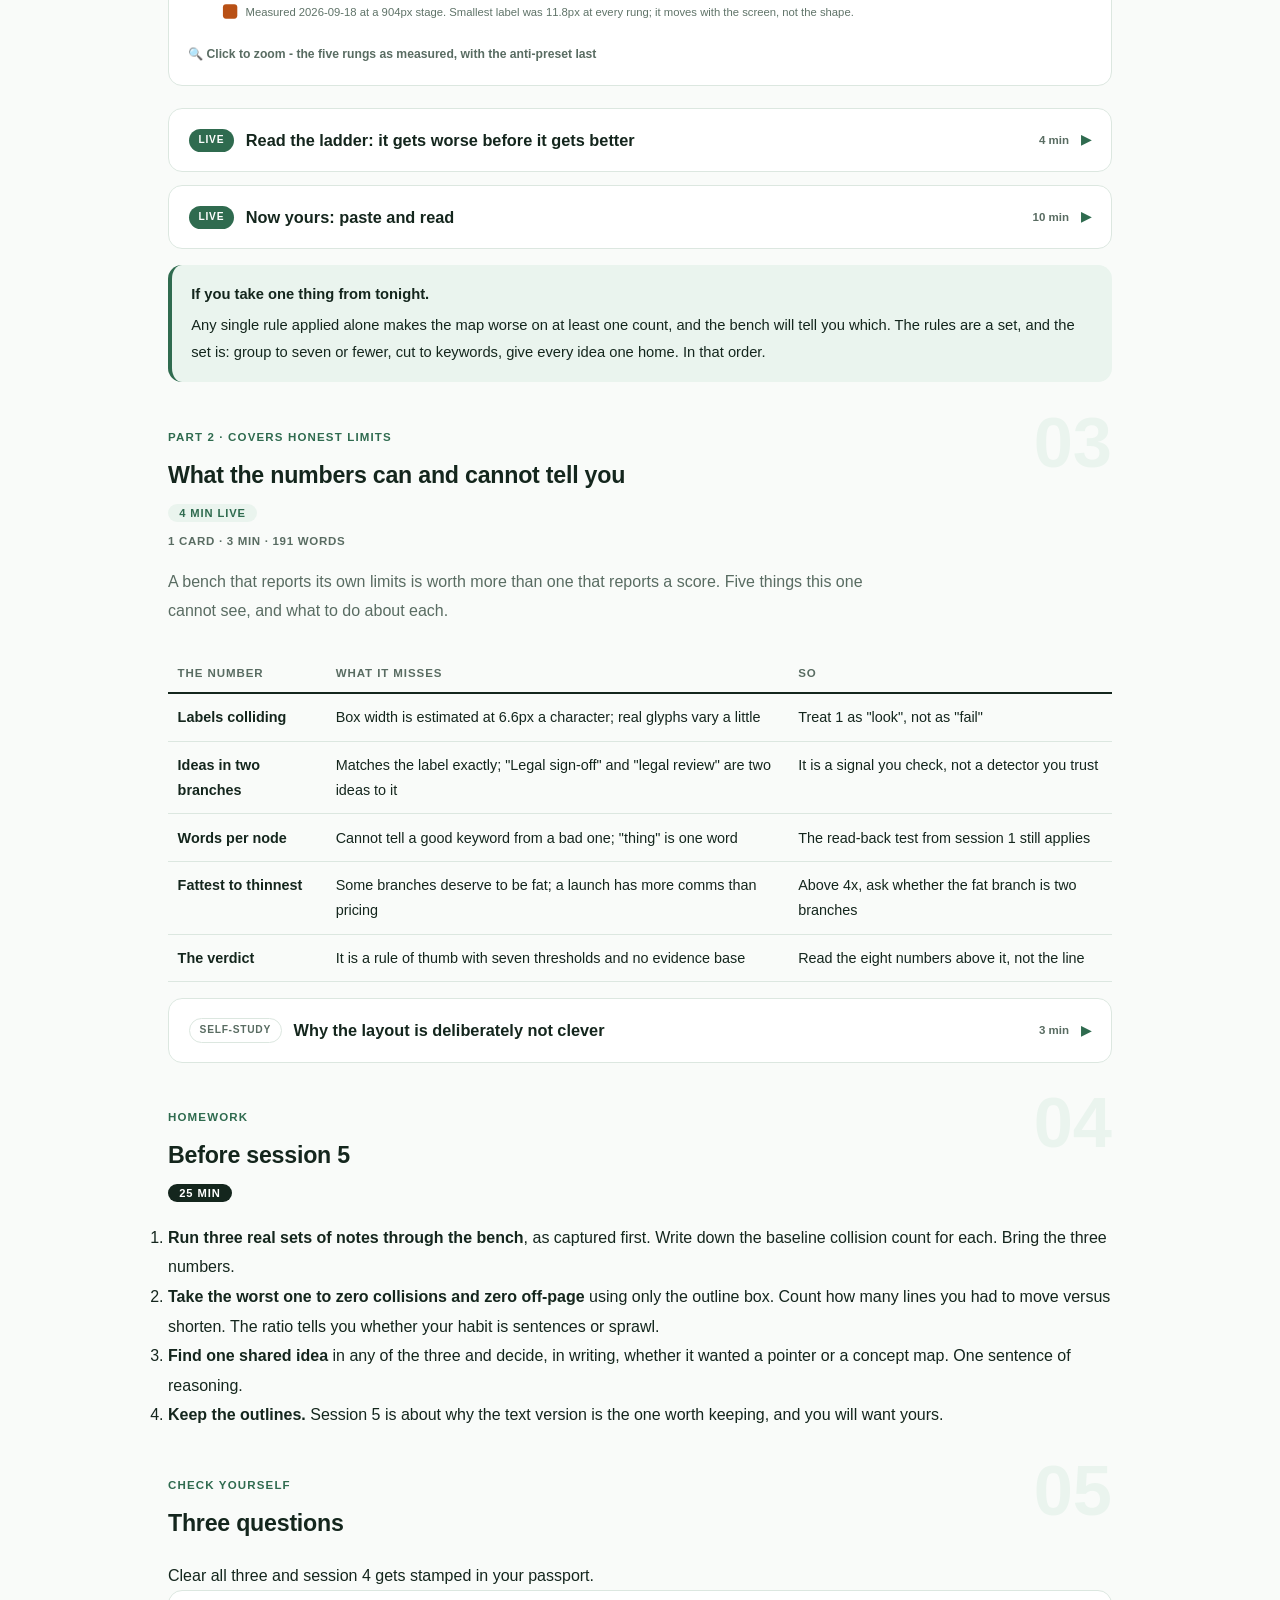
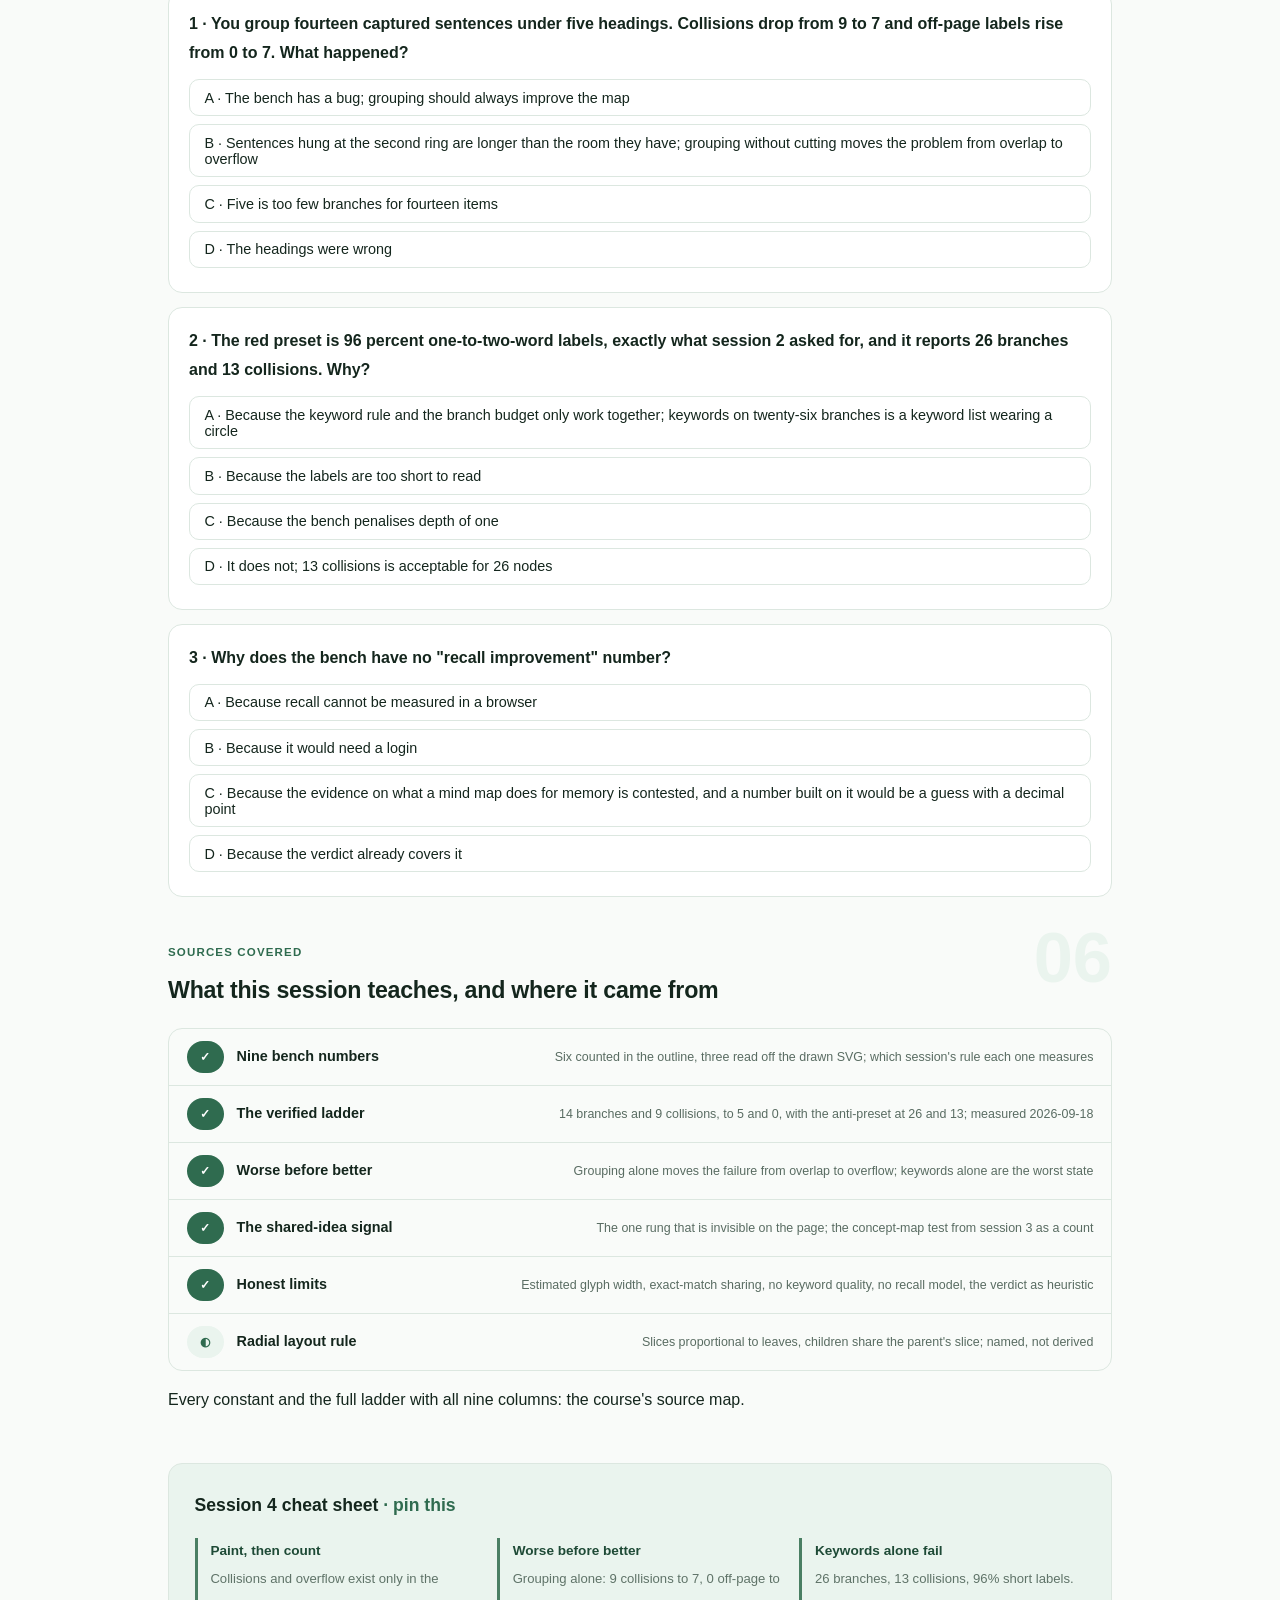
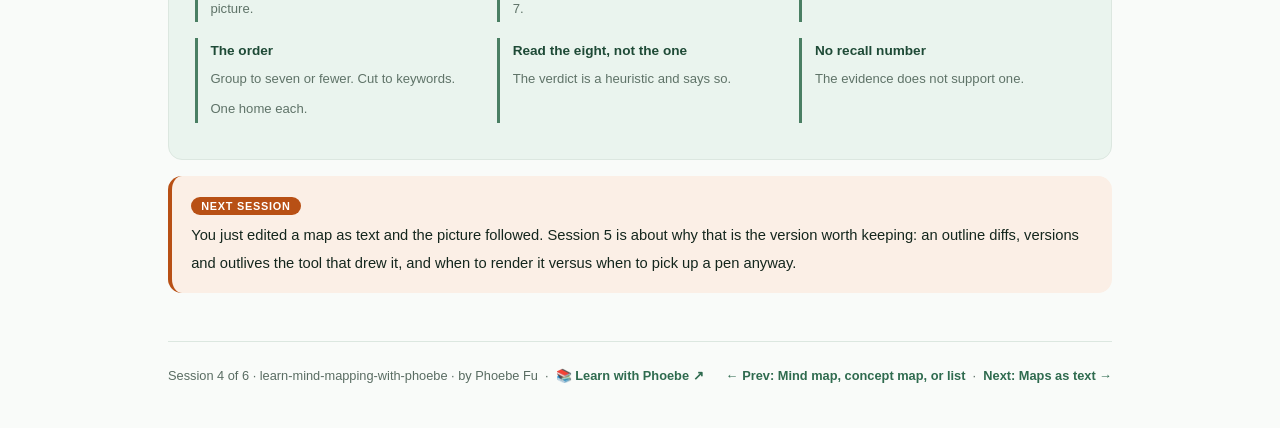
<file: courses/04-the-map-bench.html>
<!DOCTYPE html>
<html lang="en">
<head>
<meta charset="UTF-8">
<meta name="viewport" content="width=device-width, initial-scale=1.0">
<!-- social:start -->
<meta name="description" content="Session 4 of 6. One outline, five shapes, nine numbers read off the drawn map. Fourteen notes collide nine times as a list and zero times as five keyword branches. Paste your own and watch them move.">
<meta property="og:type" content="article">
<meta property="og:site_name" content="Learn with Phoebe">
<meta property="og:title" content="The map bench - learn mind mapping with phoebe">
<meta property="og:description" content="Session 4 of 6. Nine collisions down to zero, and the one rung you cannot see on the page.">
<meta property="og:url" content="https://phoebefu6.github.io/learn-mind-mapping-with-phoebe/courses/04-the-map-bench.html">
<meta property="og:image" content="https://phoebefu6.github.io/learn-mind-mapping-with-phoebe/assets/og-cover.png">
<meta property="og:image:width" content="1200">
<meta property="og:image:height" content="630">
<meta name="twitter:card" content="summary_large_image">
<meta name="twitter:title" content="The map bench - learn mind mapping with phoebe">
<meta name="twitter:description" content="Session 4 of 6. One outline, five shapes, nine measured numbers.">
<meta name="twitter:image" content="https://phoebefu6.github.io/learn-mind-mapping-with-phoebe/assets/og-cover.png">
<!-- social:end -->
<title>Session 4 · The map bench - learn mind mapping with phoebe</title>
<link rel="stylesheet" href="../assets/style.css?v=23">
</head>
<body>

<div class="toolbar">
  <div class="wrap">
    <span class="crumb"><a href="../index.html">learn-mind-mapping-with-phoebe</a> / Session 4 of 6</span>
    <button class="btn" id="toggle-all" type="button">Expand all</button>
    <button class="btn primary" id="zoom-toggle" type="button">Projector zoom: off</button>
  </div>
</div>

<header class="masthead">
  <div class="wrap">
    <div class="eyebrow">Learn Mind Mapping with Phoebe · Session 4 of 6</div>
    <h1>The map <span class="accent">bench</span></h1>
    <p class="sub">Three sessions of rules, and tonight they get measured. The same fourteen notes from Daybreak's launch meeting go through five shapes, and a bench reads nine numbers off each one after it is drawn: how many branches, how deep, how many words on a label, how many labels land on each other, how many fall off the page. Then you paste your own notes in and find out which rung you are on.</p>
    <div class="chip-row">
      <span class="chip level">🔴 Bench night</span>
      <span class="chip audience">Bring a real outline</span>
      <span class="chip audience">Laptop, not paper</span>
      <span class="chip time">45 min</span>
    </div>
    <div class="agenda">
      <span class="a1" style="flex:1">0-3 · Welcome</span>
      <span class="a2" style="flex:3">3-14 · What gets measured and why</span>
      <span class="a3" style="flex:6">14-40 · The bench: five rungs, then yours</span>
      <span class="a4" style="flex:1">40-45 · Q&amp;A</span>
    </div>
  </div>
</header>

<main class="wrap">

  <section class="section" id="intro">
    <div class="section-kicker">
      <span class="klabel">Part 0</span>
      <h2>Where we start</h2>
    </div>
    <p class="lede">Sessions 1 to 3 gave you rules: one keyword per line, four to seven branches, one home per idea. Rules are easy to nod at and hard to know you have followed. A bench is a rule you cannot nod at, because it reports a number and the number is either what you hoped or it is not.</p>

    <div class="legend">
      <span class="pill">🎫 Clear all three quiz questions to stamp your passport</span>
      <span class="pill">Live = presented in the 45 minutes</span>
      <span class="pill">Self-study = the full depth, after class</span>
    </div>

    <div class="callout win">
      <p><strong>★ What you walk out with tonight.</strong> Your own notes, in a shape that reports zero collisions, zero labels off the page, three to seven branches and one home per idea, plus the honest knowledge of which rung they started on.</p>
    </div>

    <div class="callout tip">
      <p><strong>Every number below is read off the drawn map.</strong> Branches, depth and words are counted in the outline you can see and edit. Collisions and off-page labels are read back from the rendered picture with <span class="mono">getBBox()</span> after it is painted. If the layout fails, the numbers say so. The only thing that is not a measurement is the one-line verdict, and it wears a badge saying so.</p>
    </div>
  </section>

  <section class="section" id="part-1">
    <div class="section-kicker">
      <span class="klabel">Part 1 · covers the nine numbers</span>
      <h2>What gets measured, and which rule each number belongs to</h2>
      <span class="tag concept">6 min live</span>
    </div>
    <p class="lede">Nine numbers, and each one is a rule from an earlier session turned into something countable. Two of them cannot be counted in the outline at all: they only exist once the map is drawn, which is why the bench draws it.</p>

    <figure class="zoomable">
      <svg viewBox="0 0 880 330" xmlns="http://www.w3.org/2000/svg" role="img" aria-label="Nine bench metrics in three columns: counted in the outline, counted across branches, and read back from the drawn map, each tagged with the session whose rule it measures">
        <style>
          .s4aH { font: 800 12px Inter, sans-serif; fill: #1E4A36; }
          .s4aT { font: 700 11.5px Inter, sans-serif; fill: #FFFFFF; }
          .s4aB { font: 400 11px Inter, sans-serif; fill: #14261D; }
          .s4aN { font: 400 11px Inter, sans-serif; fill: #5F7368; }
          .s4aS { font: 700 10px Inter, sans-serif; fill: #7A3410; }
        </style>

        <text class="s4aH" x="30" y="30">COUNTED IN THE OUTLINE</text>
        <rect x="30" y="42" width="256" height="52" rx="9" fill="#2F6B4F"/>
        <text class="s4aT" x="46" y="63">Main branches</text>
        <text class="s4aB" x="46" y="82" fill="#EAF4EE">children of the centre</text>
        <text class="s4aS" x="230" y="63">S2</text>
        <rect x="30" y="102" width="256" height="52" rx="9" fill="#2F6B4F"/>
        <text class="s4aT" x="46" y="123">Levels deep</text>
        <text class="s4aB" x="46" y="142" fill="#EAF4EE">deepest node, centre not counted</text>
        <text class="s4aS" x="230" y="123">S1</text>
        <rect x="30" y="162" width="256" height="52" rx="9" fill="#2F6B4F"/>
        <text class="s4aT" x="46" y="183">Words per node</text>
        <text class="s4aB" x="46" y="202" fill="#EAF4EE">and the share that are 1-2 words</text>
        <text class="s4aS" x="230" y="183">S2</text>

        <text class="s4aH" x="312" y="30">COUNTED ACROSS BRANCHES</text>
        <rect x="312" y="42" width="256" height="52" rx="9" fill="#4A7F63"/>
        <text class="s4aT" x="328" y="63">Fattest to thinnest</text>
        <text class="s4aB" x="328" y="82" fill="#EAF4EE">leaves on the biggest over the smallest</text>
        <text class="s4aS" x="512" y="63">S2</text>
        <rect x="312" y="102" width="256" height="52" rx="9" fill="#4A7F63"/>
        <text class="s4aT" x="328" y="123">Ideas living in two branches</text>
        <text class="s4aB" x="328" y="142" fill="#EAF4EE">the same label under two parents</text>
        <text class="s4aS" x="512" y="123">S3</text>
        <rect x="312" y="162" width="256" height="52" rx="9" fill="#EAF4EE" stroke="#B9D8C6"/>
        <text class="s4aH" x="328" y="183">The verdict</text>
        <text class="s4aN" x="328" y="202">a rule of thumb, badged as one</text>

        <text class="s4aH" x="594" y="30">READ OFF THE DRAWN MAP</text>
        <rect x="594" y="42" width="256" height="52" rx="9" fill="#B85015"/>
        <text class="s4aT" x="610" y="63">Labels colliding</text>
        <text class="s4aB" x="610" y="82" fill="#FBEFE6">pairs of boxes that intersect</text>
        <text class="s4aS" x="794" y="63" fill="#FBEFE6">S1</text>
        <rect x="594" y="102" width="256" height="52" rx="9" fill="#B85015"/>
        <text class="s4aT" x="610" y="123">Labels off the page</text>
        <text class="s4aB" x="610" y="142" fill="#FBEFE6">boxes past the edge of the canvas</text>
        <text class="s4aS" x="794" y="123" fill="#FBEFE6">S1</text>
        <rect x="594" y="162" width="256" height="52" rx="9" fill="#B85015"/>
        <text class="s4aT" x="610" y="183">Smallest label</text>
        <text class="s4aB" x="610" y="202" fill="#FBEFE6">in pixels, at this screen width</text>
        <text class="s4aS" x="794" y="183" fill="#FBEFE6">S5</text>

        <line x1="30" y1="236" x2="850" y2="236" stroke="#DCE7E0"/>
        <text class="s4aB" x="30" y="262">The orange three exist only after drawing. An outline can be perfect and the map still unreadable,</text>
        <text class="s4aB" x="30" y="282">because a sentence that fits a line does not fit a circle. That is why the bench paints before it counts.</text>

        <rect x="30" y="304" width="14" height="14" rx="3" fill="#B85015"/>
        <text class="s4aN" x="52" y="315">Eight measurements and one heuristic. The badge on each tile says which it is.</text>
      </svg>
      <figcaption>🔍 Click to zoom - nine numbers, and the session whose rule each one turns into a count</figcaption>
    </figure>

    <details class="card" open>
      <summary><span class="mode live">Live</span>Why two of the numbers need the picture<span class="mini">3 min</span><span class="caret">▶</span></summary>
      <div class="body">
        <p>Branches, depth and words can be counted from the text. Whether two labels land on each other cannot, because it depends on where the layout puts them, how long the words are, and how much room a branch's slice of the circle leaves. So the bench does what you would do: draws the map, then looks.</p>
        <ul>
          <li><strong>Collisions</strong> are pairs of label boxes that intersect in the drawn picture. Nine means nine pairs, not nine labels.</li>
          <li><strong>Off the page</strong> counts labels whose box crosses the canvas edge. A sentence hung at the second ring is wider than the room it has, and the count says so.</li>
          <li><strong>Smallest label</strong> is the rendered pixel size of the type, which changes with your screen and not with the outline. A map that reads at a desk may not on a phone, and this is the number that tells you.</li>
        </ul>
        <p>The layout rule is deliberately plain: each main branch gets a slice of the circle in proportion to the leaves it carries, and children share their parent's slice evenly. A cleverer engine could hide collisions by nudging labels apart, and then the bench would be teaching you that the problem does not exist.</p>
      </div>
    </details>

    <details class="card">
      <summary><span class="mode self">Self-study</span>What the bench refuses to model<span class="mini">3 min</span><span class="caret">▶</span></summary>
      <div class="body">
        <p>There is no recall score. No "this map will be remembered 23 percent better". Session 1 covered why: the literature finds a real effect from active organising, weak designs, one motivation drop, and a crossover study whose table disagrees with its abstract. A number built on that would be a guess wearing a decimal point.</p>
        <p>The verdict line is the one non-measurement, and it is badged "heuristic" on the widget so nobody mistakes it. Its rules, in order: nothing to map; one branch or a flat list over seven; more than seven main branches; more than two labels colliding or off the page; under sixty percent short labels; one idea in two homes; otherwise good. The two thresholds it leans on, four and seven, are the two capacity estimates from session 2, and neither is a law about mind maps.</p>
      </div>
    </details>
  </section>

  <section class="section" id="demo-1">
    <div class="section-kicker">
      <span class="klabel">The bench</span>
      <h2>Fourteen notes, five shapes, one trap</h2>
      <span class="tag demo">★ 26 min · everyone drives</span>
    </div>
    <p class="lede">Below are Daybreak's fourteen launch notes exactly as captured. Take the presets in order, watch the numbers, then try the red one. After that, paste your own notes into the outline box and the bench works on those instead.</p>

    <div class="mb-wrap">
      <h4>The map bench</h4>
      <p class="mb-intro">Five shapes of one meeting. Every number except the verdict is read off the drawn map below. Edit the outline and everything follows.</p>
      <div id="map-bench"></div>
    </div>

    <p>The ladder below was read off this bench in a browser before this page was written. Take the presets in the same order and you will get the same numbers, because they come from the same measurement.</p>

    <figure class="zoomable">
      <svg viewBox="0 0 880 300" xmlns="http://www.w3.org/2000/svg" role="img" aria-label="Verified ladder of the five bench presets with branches, collisions, labels off the page, shared ideas and the verdict for each">
        <style>
          .s4bH { font: 800 11.5px Inter, sans-serif; fill: #1E4A36; }
          .s4bB { font: 400 11.5px Inter, sans-serif; fill: #14261D; }
          .s4bS { font: 800 11.5px Inter, sans-serif; fill: #7A3410; }
          .s4bN { font: 400 11px Inter, sans-serif; fill: #5F7368; }
        </style>
        <text class="s4bH" x="34" y="26">Preset</text>
        <text class="s4bH" x="300" y="26">Branches</text>
        <text class="s4bH" x="390" y="26">Words/node</text>
        <text class="s4bH" x="490" y="26">Colliding</text>
        <text class="s4bH" x="580" y="26">Off page</text>
        <text class="s4bH" x="660" y="26">Shared</text>
        <text class="s4bH" x="730" y="26">Verdict</text>
        <line x1="34" y1="36" x2="846" y2="36" stroke="#DCE7E0"/>

        <text class="s4bB" x="34" y="62">As captured</text>
        <text class="s4bB" x="300" y="62">14</text>
        <text class="s4bB" x="390" y="62">11.5</text>
        <text class="s4bS" x="490" y="62">9</text>
        <text class="s4bB" x="580" y="62">0</text>
        <text class="s4bB" x="660" y="62">0</text>
        <text class="s4bN" x="730" y="62">A list in a circle</text>

        <text class="s4bB" x="34" y="92">+ grouped into branches</text>
        <text class="s4bB" x="300" y="92">5</text>
        <text class="s4bB" x="390" y="92">8.7</text>
        <text class="s4bB" x="490" y="92">7</text>
        <text class="s4bS" x="580" y="92">7</text>
        <text class="s4bB" x="660" y="92">0</text>
        <text class="s4bN" x="730" y="92">Does not fit</text>

        <text class="s4bB" x="34" y="122">+ one keyword per branch</text>
        <text class="s4bB" x="300" y="122">5</text>
        <text class="s4bB" x="390" y="122">1.7</text>
        <text class="s4bB" x="490" y="122">0</text>
        <text class="s4bB" x="580" y="122">0</text>
        <text class="s4bS" x="660" y="122">1</text>
        <text class="s4bN" x="730" y="122">One idea, two homes</text>

        <rect x="26" y="136" width="820" height="28" rx="8" fill="#FBEFE6"/>
        <text class="s4bS" x="34" y="155">+ one home per idea</text>
        <text class="s4bS" x="300" y="155">5</text>
        <text class="s4bS" x="390" y="155">1.7</text>
        <text class="s4bS" x="490" y="155">0</text>
        <text class="s4bS" x="580" y="155">0</text>
        <text class="s4bS" x="660" y="155">0</text>
        <text class="s4bS" x="730" y="155">Reads at a glance</text>

        <text class="s4bB" x="34" y="188">then: every point its own branch</text>
        <text class="s4bS" x="300" y="188">26</text>
        <text class="s4bB" x="390" y="188">1.8</text>
        <text class="s4bS" x="490" y="188">13</text>
        <text class="s4bB" x="580" y="188">0</text>
        <text class="s4bB" x="660" y="188">0</text>
        <text class="s4bN" x="730" y="188">A list in a circle</text>

        <line x1="34" y1="206" x2="846" y2="206" stroke="#DCE7E0"/>
        <text class="s4bB" x="34" y="232">Grouping alone made the page worse: fewer collisions, seven labels now off the edge. Keywords alone are</text>
        <text class="s4bB" x="34" y="252">the worst state in the bench. The last rung looks identical on the page and different in one count.</text>

        <rect x="34" y="272" width="14" height="14" rx="3" fill="#B85015"/>
        <text class="s4bN" x="56" y="283">Measured 2026-09-18 at a 904px stage. Smallest label was 11.8px at every rung; it moves with the screen, not the shape.</text>
      </svg>
      <figcaption>🔍 Click to zoom - the five rungs as measured, with the anti-preset last</figcaption>
    </figure>

    <details class="card">
      <summary><span class="mode live">Live</span>Read the ladder: it gets worse before it gets better<span class="mini">4 min</span><span class="caret">▶</span></summary>
      <div class="body">
        <p>Three rows carry the lesson, and none of them is the obvious one.</p>
        <ul>
          <li><strong>Grouping alone is worse on the page.</strong> Five branches with sentences still on them drops collisions from nine to seven, and pushes seven labels off the edge, because a sentence hung at the second ring is longer than the room it has. The verdict changes from "a list in a circle" to "does not fit". That is the honest order of operations, and if you stop here your map is uglier than your list was.</li>
          <li><strong>Keywords alone are not the fix either.</strong> The red preset is 96 percent short labels and it is the worst state in the bench: twenty-six branches and thirteen collisions. The keyword rule and the branch budget only work together, which is why sessions 1 and 2 were one argument in two parts.</li>
          <li><strong>The last rung is invisible on the page.</strong> "One keyword per branch" and "one home per idea" draw almost identically. One number separates them, and it is the one from session 3 that tells you which diagram you are drawing.</li>
        </ul>
      </div>
    </details>

    <details class="card">
      <summary><span class="mode live">Live</span>Now yours: paste and read<span class="mini">10 min</span><span class="caret">▶</span></summary>
      <div class="body">
        <p>Replace the outline with your own notes. Two spaces per level, first line is the centre. If your notes are a flat list, paste them flat and read the honest starting point before you touch anything.</p>
        <div class="steps">
          <div class="step"><p><strong>Paste as captured</strong> and write down the collision count. That is your baseline and it is usually between five and fifteen.</p></div>
          <div class="step"><p><strong>Group first.</strong> Indent every line under one of three to seven headings. Expect the verdict to get worse and off-page to rise. Do not stop here.</p></div>
          <div class="step"><p><strong>Cut to keywords.</strong> Work down the outline shortening each line to the word that brings it back, moving numbers and names to a third level. Watch words-per-node fall and collisions clear.</p></div>
          <div class="step"><p><strong>Read the shared count.</strong> If it is above zero, you have an idea in two branches. Pick one home and leave a pointer, or accept that you are drawing a concept map and say so.</p></div>
          <div class="step"><p><strong>Read the smallest label</strong> and then narrow your browser window. Watch it fall. The number at which you stop being able to read the map is the number your phone will show.</p></div>
        </div>
      </div>
    </details>

    <div class="callout tip">
      <p><strong>If you take one thing from tonight.</strong> Any single rule applied alone makes the map worse on at least one count, and the bench will tell you which. The rules are a set, and the set is: group to seven or fewer, cut to keywords, give every idea one home. In that order.</p>
    </div>
  </section>

  <section class="section" id="part-2">
    <div class="section-kicker">
      <span class="klabel">Part 2 · covers honest limits</span>
      <h2>What the numbers can and cannot tell you</h2>
      <span class="tag concept">4 min live</span>
    </div>
    <p class="lede">A bench that reports its own limits is worth more than one that reports a score. Five things this one cannot see, and what to do about each.</p>

    <table class="clean">
      <tr><th>The number</th><th>What it misses</th><th>So</th></tr>
      <tr><td>Labels colliding</td><td>Box width is estimated at 6.6px a character; real glyphs vary a little</td><td>Treat 1 as "look", not as "fail"</td></tr>
      <tr><td>Ideas in two branches</td><td>Matches the label exactly; "Legal sign-off" and "legal review" are two ideas to it</td><td>It is a signal you check, not a detector you trust</td></tr>
      <tr><td>Words per node</td><td>Cannot tell a good keyword from a bad one; "thing" is one word</td><td>The read-back test from session 1 still applies</td></tr>
      <tr><td>Fattest to thinnest</td><td>Some branches deserve to be fat; a launch has more comms than pricing</td><td>Above 4x, ask whether the fat branch is two branches</td></tr>
      <tr><td>The verdict</td><td>It is a rule of thumb with seven thresholds and no evidence base</td><td>Read the eight numbers above it, not the line</td></tr>
    </table>

    <details class="card">
      <summary><span class="mode self">Self-study</span>Why the layout is deliberately not clever<span class="mini">3 min</span><span class="caret">▶</span></summary>
      <div class="body">
        <p>Most mind-mapping software has a layout engine that nudges labels apart until nothing overlaps. That is a good feature in a tool and the wrong feature in a bench, because it hides the thing the bench exists to show. A map whose labels only fit because the software moved them is a map that will not fit when you draw it by hand, or print it, or put it on a phone.</p>
        <p>So the bench uses the ordinary radial rule and nothing else: slices in proportion to leaves, children sharing their parent's slice, rings at fixed distances. When it reports a collision, the collision is a property of your outline, not of the engine, and fixing the outline fixes it everywhere.</p>
        <div class="callout example">
          <span class="ex-pill">Real world</span>
          <p>The Daybreak product manager ran her supplier maps through this bench and found that every one of them reported one shared idea: "payment terms" appeared under both Contract and Finance on all nine maps. She had been drawing nine concept maps without knowing it. The fix was one pointer per map, and the nine maps became readable at a glance for the first time, with nothing else changed.</p>
        </div>
      </div>
    </details>
  </section>

  <section class="section" id="exercise">
    <div class="section-kicker">
      <span class="klabel">Homework</span>
      <h2>Before session 5</h2>
      <span class="tag exercise">25 min</span>
    </div>
    <ol>
      <li><strong>Run three real sets of notes through the bench</strong>, as captured first. Write down the baseline collision count for each. Bring the three numbers.</li>
      <li><strong>Take the worst one to zero collisions and zero off-page</strong> using only the outline box. Count how many lines you had to move versus shorten. The ratio tells you whether your habit is sentences or sprawl.</li>
      <li><strong>Find one shared idea</strong> in any of the three and decide, in writing, whether it wanted a pointer or a concept map. One sentence of reasoning.</li>
      <li><strong>Keep the outlines.</strong> Session 5 is about why the text version is the one worth keeping, and you will want yours.</li>
    </ol>
  </section>

  <section class="section" id="quiz">
    <div class="section-kicker">
      <span class="klabel">Check yourself</span>
      <h2>Three questions</h2>
    </div>
    <p>Clear all three and session 4 gets stamped in your passport.</p>

    <div class="quiz-q" data-answer="1">
      <p class="qtext">1 · You group fourteen captured sentences under five headings. Collisions drop from 9 to 7 and off-page labels rise from 0 to 7. What happened?</p>
      <button class="qopt" type="button">A · The bench has a bug; grouping should always improve the map</button>
      <button class="qopt" type="button">B · Sentences hung at the second ring are longer than the room they have; grouping without cutting moves the problem from overlap to overflow</button>
      <button class="qopt" type="button">C · Five is too few branches for fourteen items</button>
      <button class="qopt" type="button">D · The headings were wrong</button>
      <p class="qwhy">The ladder shows this exact step. Grouping is the right first move and it makes the page worse on its own, because the labels are still sentences and the second ring has less room per label than the first. The cure is the next rung, not a different grouping. Stopping here is how people conclude that mind maps do not work.</p>
    </div>

    <div class="quiz-q" data-answer="0">
      <p class="qtext">2 · The red preset is 96 percent one-to-two-word labels, exactly what session 2 asked for, and it reports 26 branches and 13 collisions. Why?</p>
      <button class="qopt" type="button">A · Because the keyword rule and the branch budget only work together; keywords on twenty-six branches is a keyword list wearing a circle</button>
      <button class="qopt" type="button">B · Because the labels are too short to read</button>
      <button class="qopt" type="button">C · Because the bench penalises depth of one</button>
      <button class="qopt" type="button">D · It does not; 13 collisions is acceptable for 26 nodes</button>
      <p class="qwhy">Grouping felt like losing detail, so every keyword went straight onto the centre. Each rule fixes one failure and leaves the other alone. The bench makes this visible by giving a preset that passes one rule perfectly and fails the map anyway.</p>
    </div>

    <div class="quiz-q" data-answer="2">
      <p class="qtext">3 · Why does the bench have no "recall improvement" number?</p>
      <button class="qopt" type="button">A · Because recall cannot be measured in a browser</button>
      <button class="qopt" type="button">B · Because it would need a login</button>
      <button class="qopt" type="button">C · Because the evidence on what a mind map does for memory is contested, and a number built on it would be a guess with a decimal point</button>
      <button class="qopt" type="button">D · Because the verdict already covers it</button>
      <p class="qwhy">Session 1 laid out the literature: a real effect from active organising, weak trial designs, one motivation drop, one study whose table disagrees with its abstract. A bench that turned that into "23 percent better recall" would be inventing precision the sources do not have. Eight measurements and one labelled heuristic is the honest shape.</p>
    </div>

    <p class="quiz-score"></p>
  </section>

  <section class="section" id="official">
    <div class="section-kicker">
      <span class="klabel">Sources covered</span>
      <h2>What this session teaches, and where it came from</h2>
    </div>
    <div class="covered">
      <div class="covered-row"><span class="status pill solid">✓</span><span class="name">Nine bench numbers</span><span class="note">Six counted in the outline, three read off the drawn SVG; which session's rule each one measures</span></div>
      <div class="covered-row"><span class="status pill solid">✓</span><span class="name">The verified ladder</span><span class="note">14 branches and 9 collisions, to 5 and 0, with the anti-preset at 26 and 13; measured 2026-09-18</span></div>
      <div class="covered-row"><span class="status pill solid">✓</span><span class="name">Worse before better</span><span class="note">Grouping alone moves the failure from overlap to overflow; keywords alone are the worst state</span></div>
      <div class="covered-row"><span class="status pill solid">✓</span><span class="name">The shared-idea signal</span><span class="note">The one rung that is invisible on the page; the concept-map test from session 3 as a count</span></div>
      <div class="covered-row"><span class="status pill solid">✓</span><span class="name">Honest limits</span><span class="note">Estimated glyph width, exact-match sharing, no keyword quality, no recall model, the verdict as heuristic</span></div>
      <div class="covered-row"><span class="status pill light">◐</span><span class="name">Radial layout rule</span><span class="note">Slices proportional to leaves, children share the parent's slice; named, not derived</span></div>
    </div>
    <p class="mono" style="margin-top:14px">Every constant and the full ladder with all nine columns: the course's source map.</p>
  </section>

  <section class="cheat" id="cheatsheet">
    <h3>Session 4 cheat sheet <span>· pin this</span></h3>
    <div class="grid-2">
      <div class="cheat-item"><b>Paint, then count</b><span>Collisions and overflow exist only in the picture.</span></div>
      <div class="cheat-item"><b>Worse before better</b><span>Grouping alone: 9 collisions to 7, 0 off-page to 7.</span></div>
      <div class="cheat-item"><b>Keywords alone fail</b><span>26 branches, 13 collisions, 96% short labels.</span></div>
      <div class="cheat-item"><b>The order</b><span>Group to seven or fewer. Cut to keywords. One home each.</span></div>
      <div class="cheat-item"><b>Read the eight, not the one</b><span>The verdict is a heuristic and says so.</span></div>
      <div class="cheat-item"><b>No recall number</b><span>The evidence does not support one.</span></div>
    </div>
  </section>

  <div class="callout next">
    <span class="nx-pill">Next session</span>
    <p>You just edited a map as text and the picture followed. Session 5 is about why that is the version worth keeping: an outline diffs, versions and outlives the tool that drew it, and when to render it versus when to pick up a pen anyway.</p>
  </div>

  <footer class="pagefoot">
    <span>Session 4 of 6 · learn-mind-mapping-with-phoebe · by Phoebe Fu &nbsp;·&nbsp; 📚 <a href="https://phoebefu6.github.io/learn-with-phoebe/">Learn with Phoebe ↗</a></span>
    <span><a href="03-mind-map-concept-map-or-list.html">← Prev: Mind map, concept map, or list</a> &nbsp;·&nbsp; <a href="05-maps-as-text.html">Next: Maps as text →</a></span>
  </footer>

</main>

<script src="../assets/app.js?v=21"></script>
<script src="../assets/map-live.js?v=1"></script>
</body>
</html>
</file>
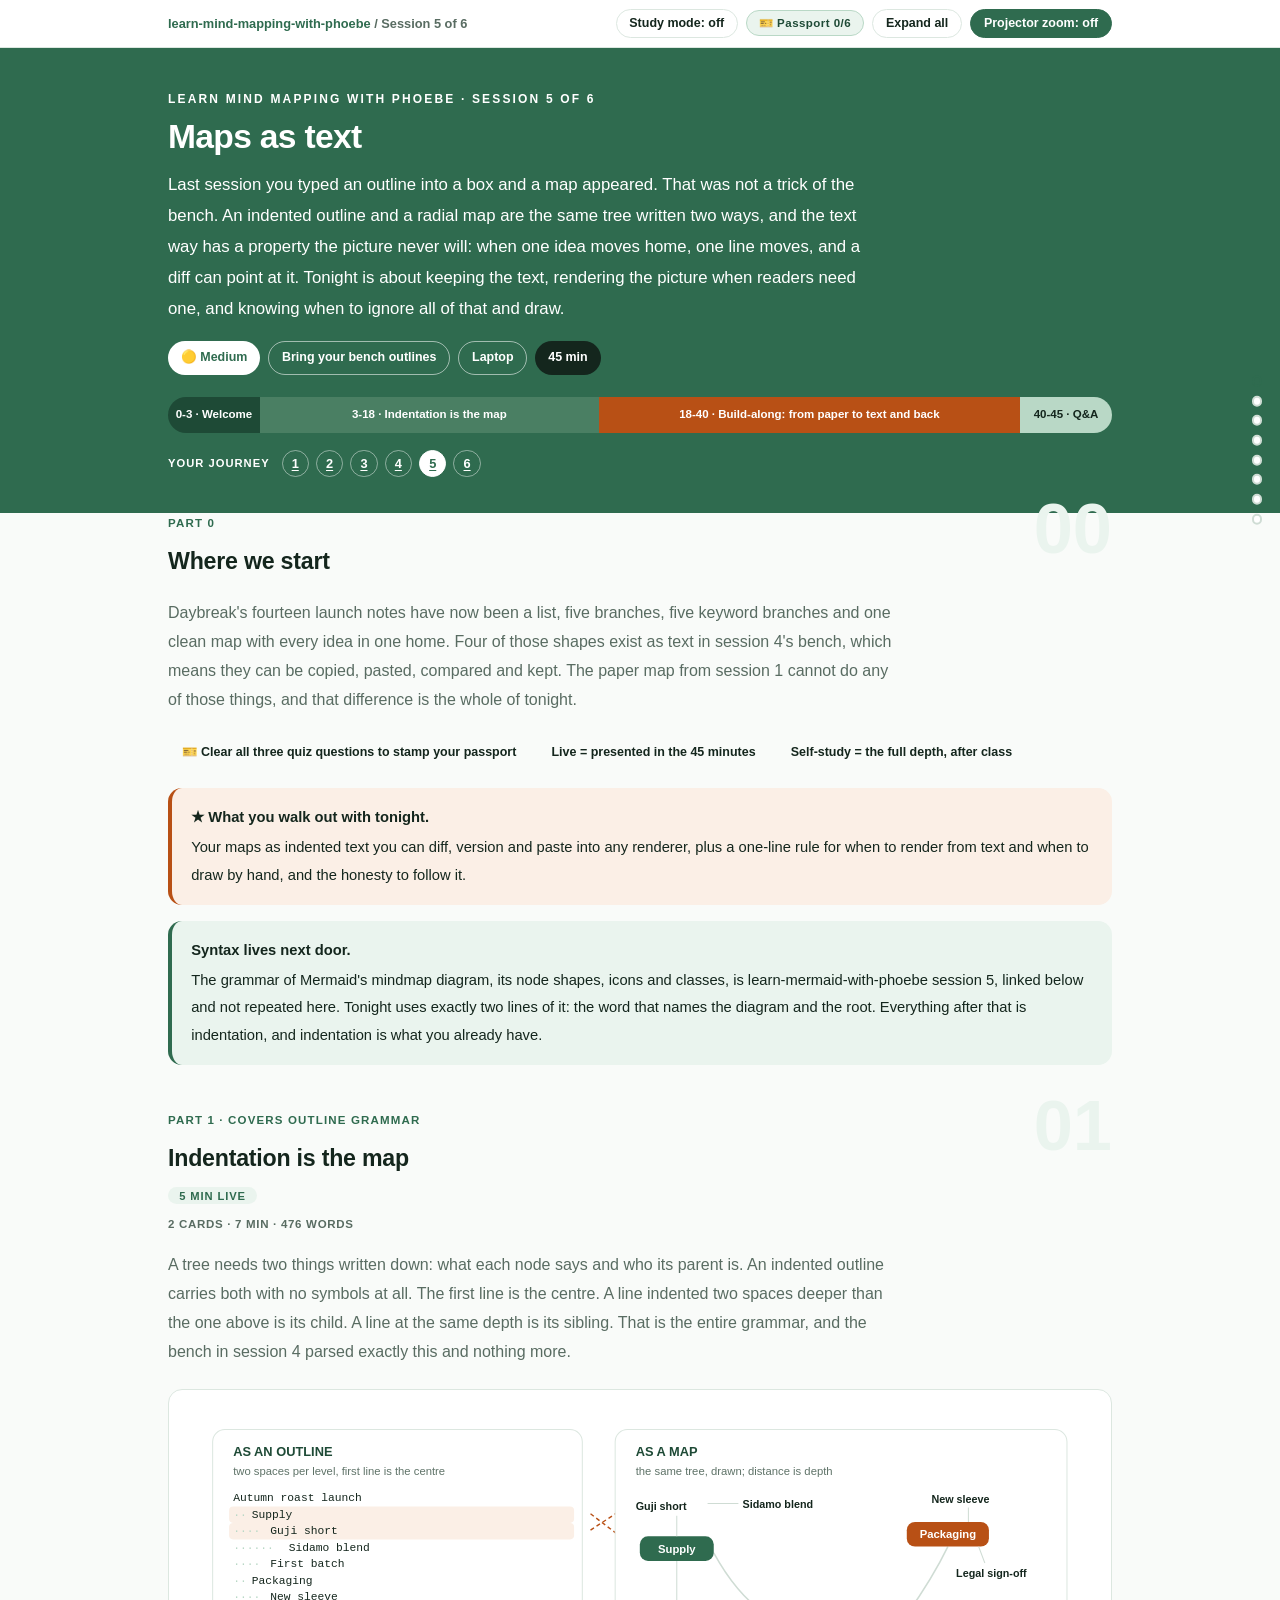
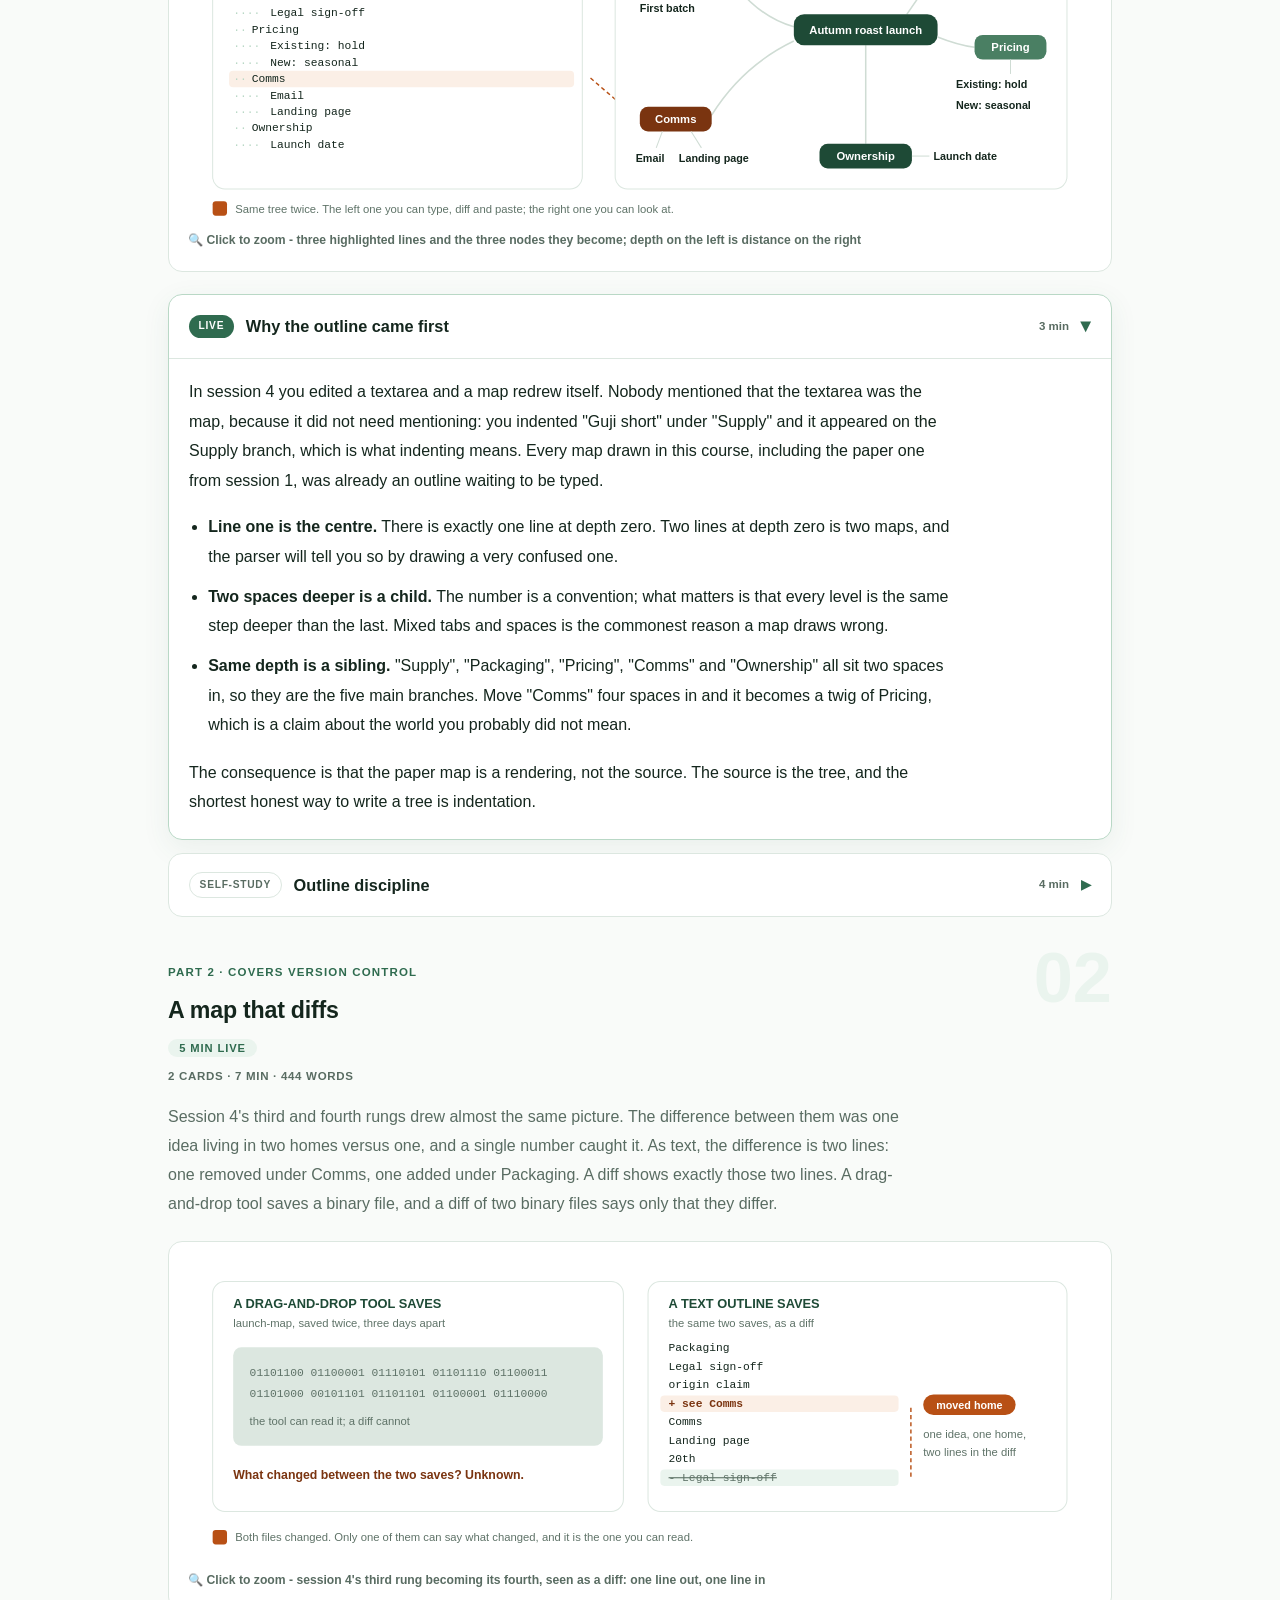
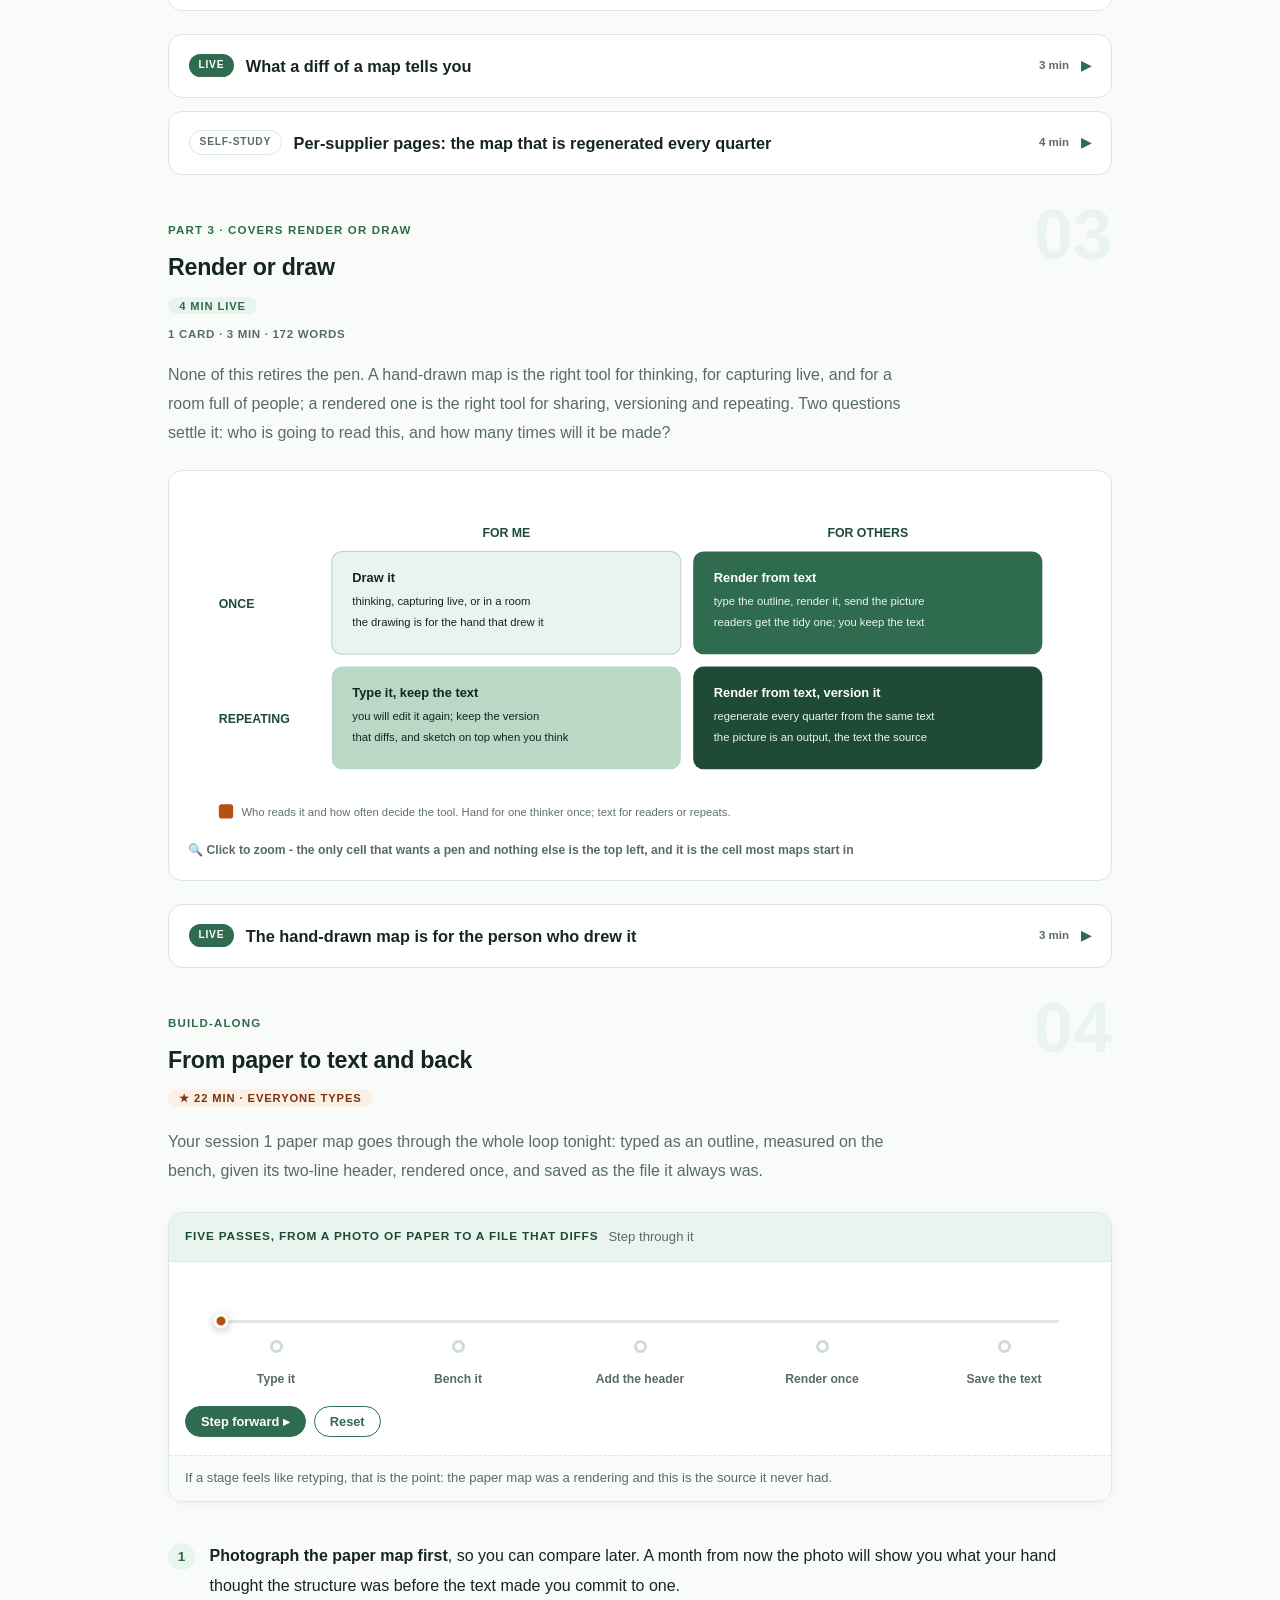
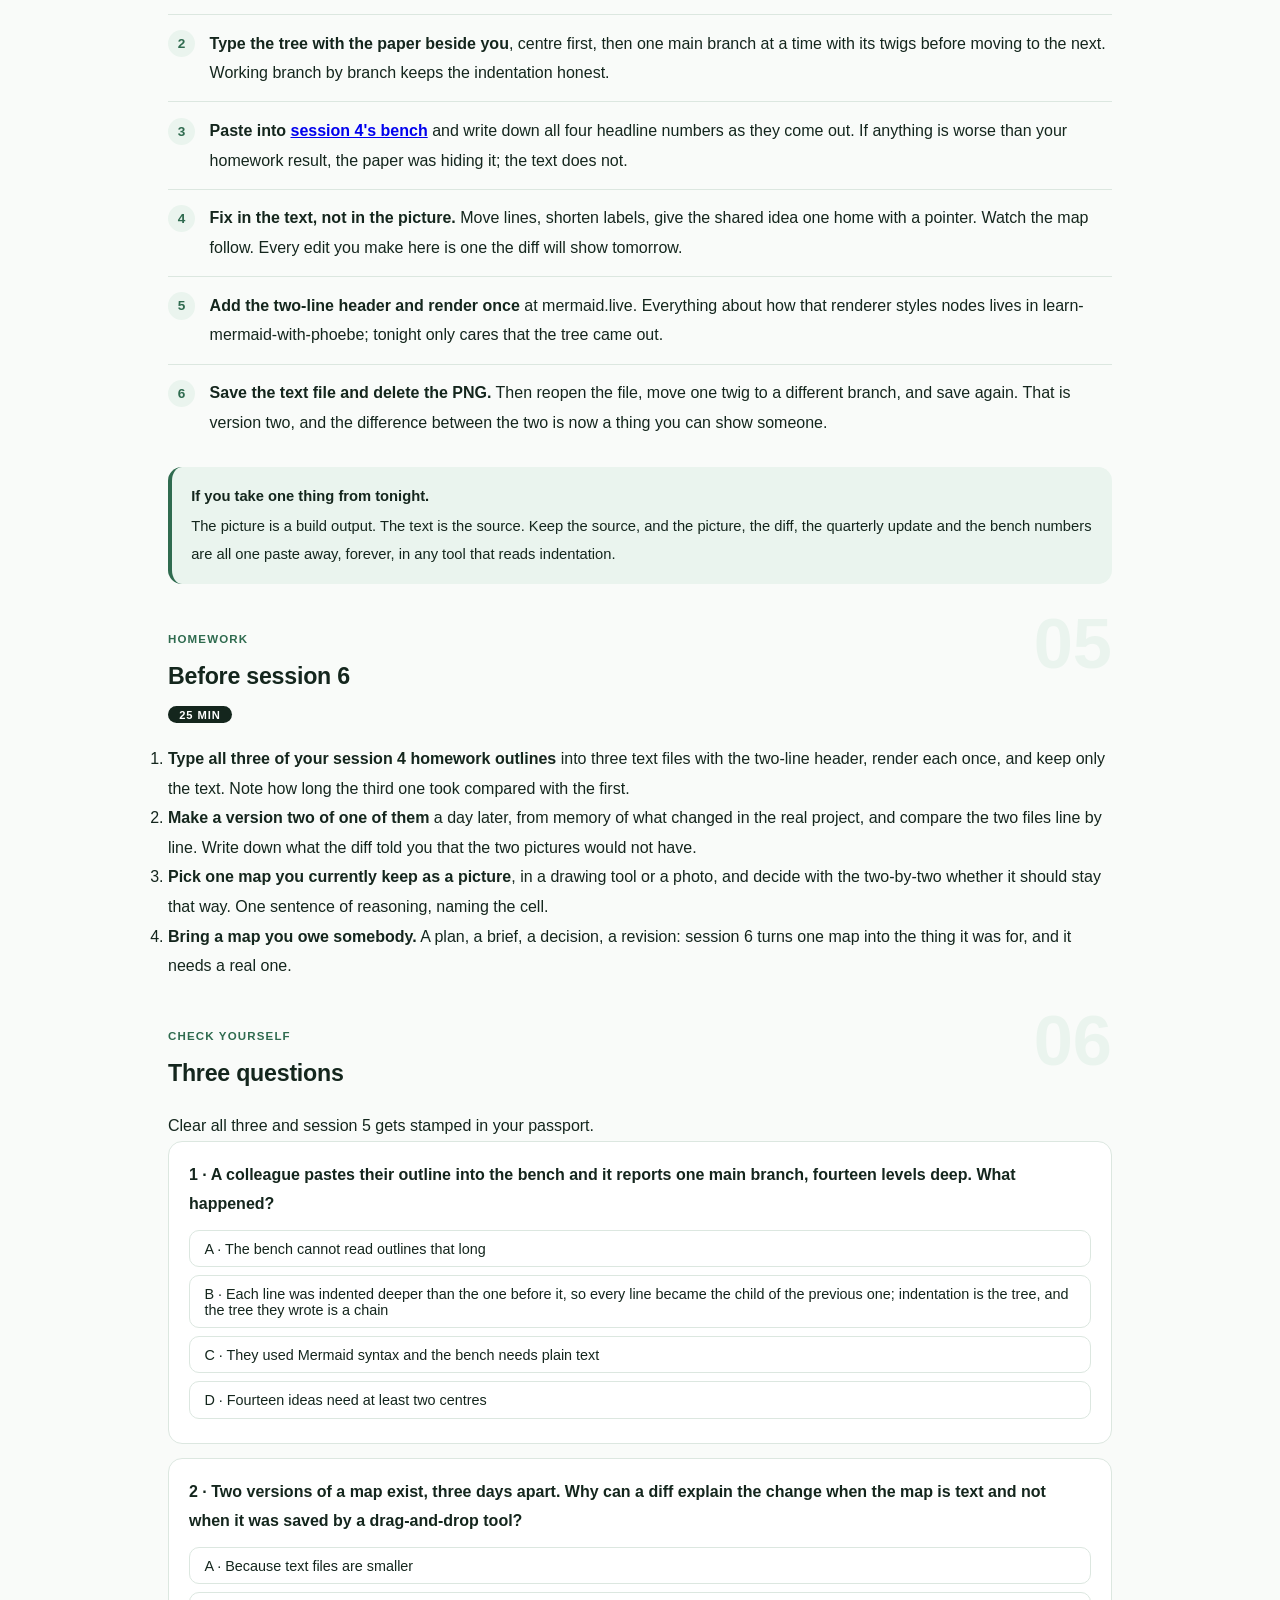
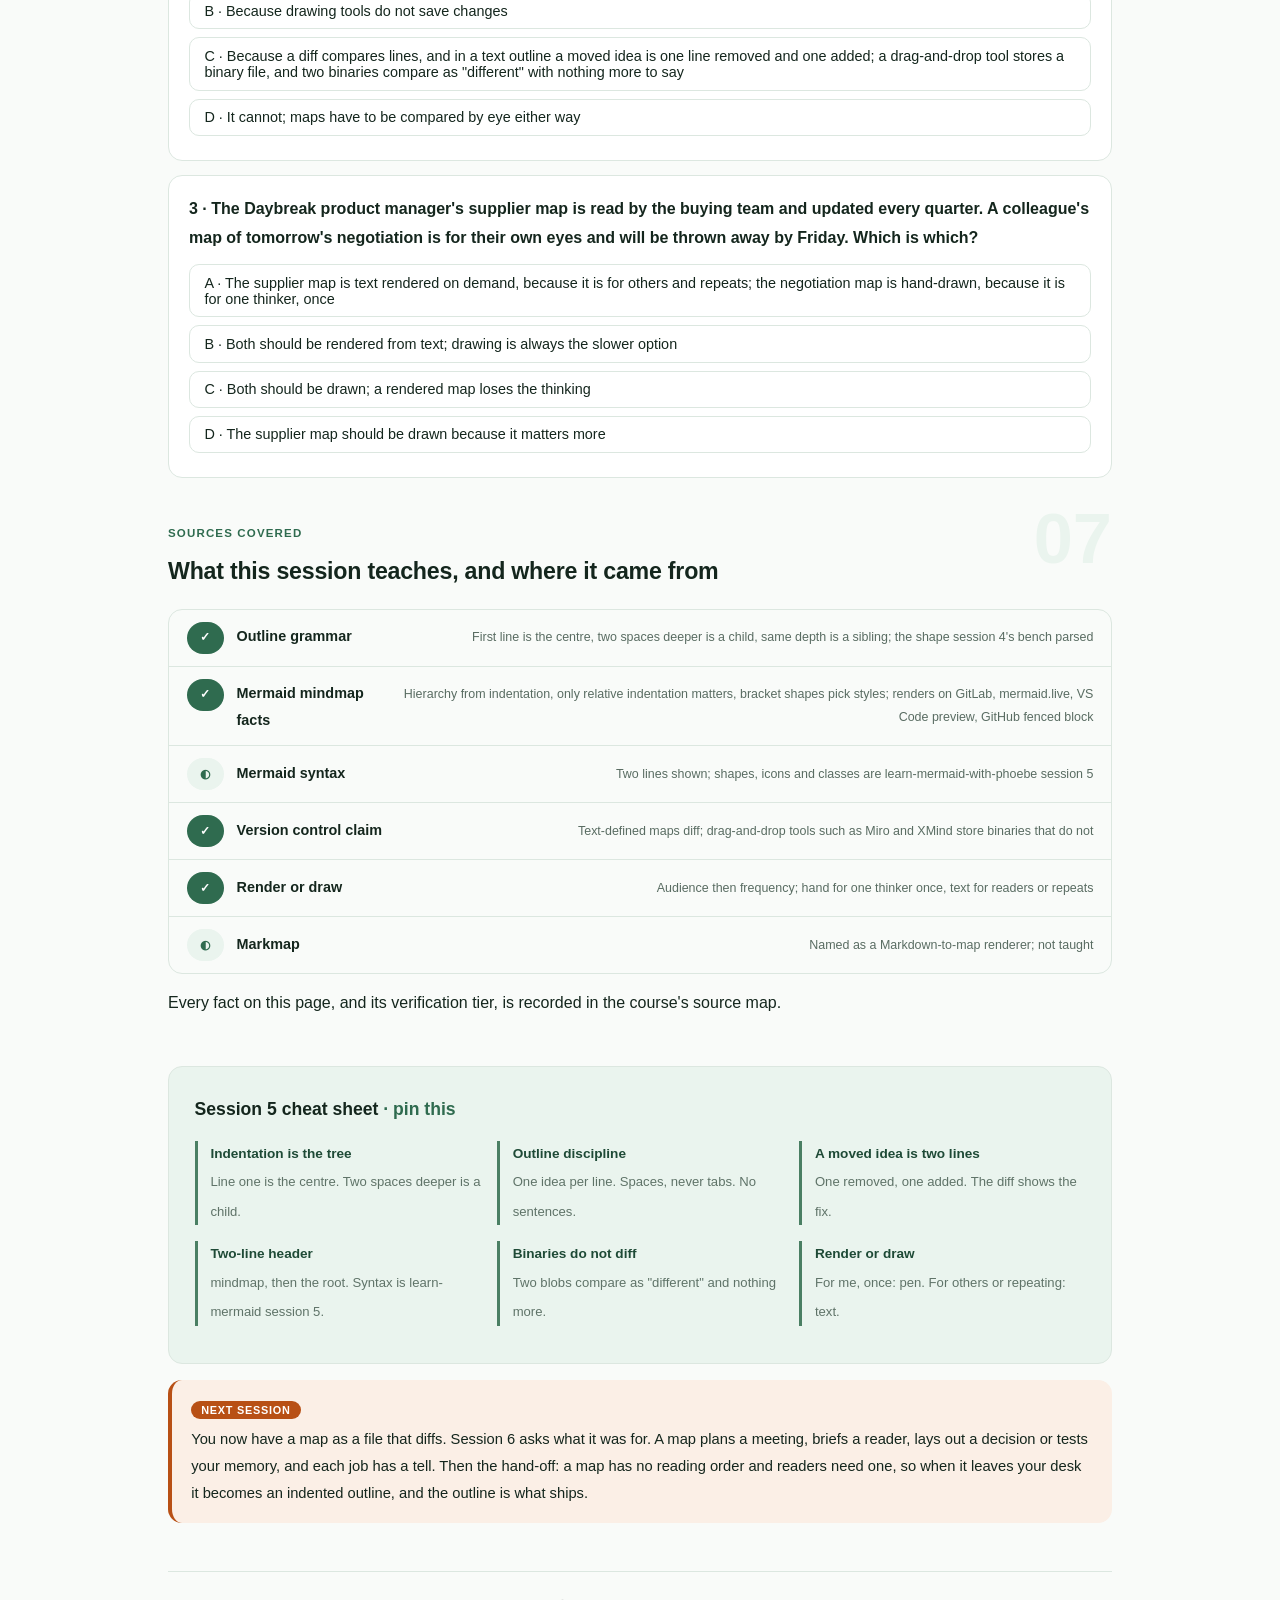
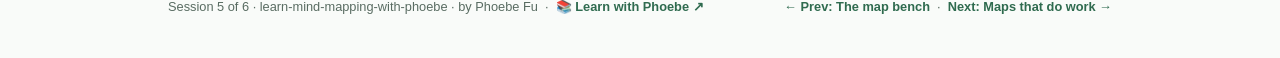
<file: courses/05-maps-as-text.html>
<!DOCTYPE html>
<html lang="en">
<head>
<meta charset="UTF-8">
<meta name="viewport" content="width=device-width, initial-scale=1.0">
<!-- social:start -->
<meta name="description" content="Session 5 of 6. Every map you drew this course was already a text file. Indentation is the tree, a text outline diffs where a drag-and-drop file cannot, and a two-by-two for when to render and when to pick up a pen.">
<meta property="og:type" content="article">
<meta property="og:site_name" content="Learn with Phoebe">
<meta property="og:title" content="Maps as text - learn mind mapping with phoebe">
<meta property="og:description" content="Session 5 of 6. Indentation is the map. A moved idea is a moved line, and a diff can see it.">
<meta property="og:url" content="https://phoebefu6.github.io/learn-mind-mapping-with-phoebe/courses/05-maps-as-text.html">
<meta property="og:image" content="https://phoebefu6.github.io/learn-mind-mapping-with-phoebe/assets/og-cover.png">
<meta property="og:image:width" content="1200">
<meta property="og:image:height" content="630">
<meta name="twitter:card" content="summary_large_image">
<meta name="twitter:title" content="Maps as text - learn mind mapping with phoebe">
<meta name="twitter:description" content="Session 5 of 6. The outline is the map. Keep the text, render the picture.">
<meta name="twitter:image" content="https://phoebefu6.github.io/learn-mind-mapping-with-phoebe/assets/og-cover.png">
<!-- social:end -->
<title>Session 5 · Maps as text - learn mind mapping with phoebe</title>
<link rel="stylesheet" href="../assets/style.css?v=23">
</head>
<body>

<div class="toolbar">
  <div class="wrap">
    <span class="crumb"><a href="../index.html">learn-mind-mapping-with-phoebe</a> / Session 5 of 6</span>
    <button class="btn" id="toggle-all" type="button">Expand all</button>
    <button class="btn primary" id="zoom-toggle" type="button">Projector zoom: off</button>
  </div>
</div>

<header class="masthead">
  <div class="wrap">
    <div class="eyebrow">Learn Mind Mapping with Phoebe · Session 5 of 6</div>
    <h1>Maps as <span class="accent">text</span></h1>
    <p class="sub">Last session you typed an outline into a box and a map appeared. That was not a trick of the bench. An indented outline and a radial map are the same tree written two ways, and the text way has a property the picture never will: when one idea moves home, one line moves, and a diff can point at it. Tonight is about keeping the text, rendering the picture when readers need one, and knowing when to ignore all of that and draw.</p>
    <div class="chip-row">
      <span class="chip level">🟡 Medium</span>
      <span class="chip audience">Bring your bench outlines</span>
      <span class="chip audience">Laptop</span>
      <span class="chip time">45 min</span>
    </div>
    <div class="agenda">
      <span class="a1" style="flex:1">0-3 · Welcome</span>
      <span class="a2" style="flex:4">3-18 · Indentation is the map</span>
      <span class="a3" style="flex:5">18-40 · Build-along: from paper to text and back</span>
      <span class="a4" style="flex:1">40-45 · Q&amp;A</span>
    </div>
  </div>
</header>

<main class="wrap">

  <section class="section" id="intro">
    <div class="section-kicker">
      <span class="klabel">Part 0</span>
      <h2>Where we start</h2>
    </div>
    <p class="lede">Daybreak's fourteen launch notes have now been a list, five branches, five keyword branches and one clean map with every idea in one home. Four of those shapes exist as text in session 4's bench, which means they can be copied, pasted, compared and kept. The paper map from session 1 cannot do any of those things, and that difference is the whole of tonight.</p>

    <div class="legend">
      <span class="pill">🎫 Clear all three quiz questions to stamp your passport</span>
      <span class="pill">Live = presented in the 45 minutes</span>
      <span class="pill">Self-study = the full depth, after class</span>
    </div>

    <div class="callout win">
      <p><strong>★ What you walk out with tonight.</strong> Your maps as indented text you can diff, version and paste into any renderer, plus a one-line rule for when to render from text and when to draw by hand, and the honesty to follow it.</p>
    </div>

    <div class="callout tip">
      <p><strong>Syntax lives next door.</strong> The grammar of Mermaid's <span class="mono">mindmap</span> diagram, its node shapes, icons and classes, is <span class="mono">learn-mermaid-with-phoebe</span> session 5, linked below and not repeated here. Tonight uses exactly two lines of it: the word that names the diagram and the root. Everything after that is indentation, and indentation is what you already have.</p>
    </div>
  </section>

  <section class="section" id="part-1">
    <div class="section-kicker">
      <span class="klabel">Part 1 · covers outline grammar</span>
      <h2>Indentation is the map</h2>
      <span class="tag concept">5 min live</span>
    </div>
    <p class="lede">A tree needs two things written down: what each node says and who its parent is. An indented outline carries both with no symbols at all. The first line is the centre. A line indented two spaces deeper than the one above is its child. A line at the same depth is its sibling. That is the entire grammar, and the bench in session 4 parsed exactly this and nothing more.</p>

    <figure class="zoomable">
      <svg viewBox="0 0 880 400" xmlns="http://www.w3.org/2000/svg" role="img" aria-label="An indented outline on the left and the same tree drawn as a radial map on the right, with arrows from three outline lines to the nodes they become">
        <style>
          .s5aH { font: 800 12.5px Inter, sans-serif; fill: #1E4A36; }
          .s5aB { font: 400 11px Menlo, Consolas, monospace; fill: #14261D; }
          .s5aD { font: 400 11px Menlo, Consolas, monospace; fill: #B9D8C6; }
          .s5aN { font: 400 11px Inter, sans-serif; fill: #5F7368; }
          .s5aW { font: 700 11px Inter, sans-serif; fill: #FFFFFF; }
          .s5aK { font: 600 10.5px Inter, sans-serif; fill: #14261D; }
          .s5aE { fill: none; stroke: #CFDCD4; stroke-width: 1.5; }
          .s5aT { fill: none; stroke: #CFDCD4; stroke-width: 1; }
          .s5aA { fill: none; stroke: #B85015; stroke-width: 1.4; stroke-dasharray: 4 3; marker-end: url(#s5aArr); }
        </style>
        <defs>
          <marker id="s5aArr" viewBox="0 0 10 10" refX="9" refY="5" markerWidth="7" markerHeight="7" orient="auto"><path d="M0 0 L10 5 L0 10 z" fill="#B85015"/></marker>
        </defs>

        <rect x="24" y="20" width="360" height="350" rx="12" fill="#FFFFFF" stroke="#DCE7E0"/>
        <text class="s5aH" x="44" y="46">AS AN OUTLINE</text>
        <text class="s5aN" x="44" y="64">two spaces per level, first line is the centre</text>

        <rect x="40" y="95" width="336" height="16" rx="4" fill="#FBEFE6"/>
        <rect x="40" y="111" width="336" height="16" rx="4" fill="#FBEFE6"/>
        <rect x="40" y="255" width="336" height="16" rx="4" fill="#FBEFE6"/>

        <text class="s5aB" x="44" y="90">Autumn roast launch</text>
        <text class="s5aD" x="44" y="106">··</text><text class="s5aB" x="62" y="106">Supply</text>
        <text class="s5aD" x="44" y="122">····</text><text class="s5aB" x="80" y="122">Guji short</text>
        <text class="s5aD" x="44" y="138">······</text><text class="s5aB" x="98" y="138">Sidamo blend</text>
        <text class="s5aD" x="44" y="154">····</text><text class="s5aB" x="80" y="154">First batch</text>
        <text class="s5aD" x="44" y="170">··</text><text class="s5aB" x="62" y="170">Packaging</text>
        <text class="s5aD" x="44" y="186">····</text><text class="s5aB" x="80" y="186">New sleeve</text>
        <text class="s5aD" x="44" y="202">····</text><text class="s5aB" x="80" y="202">Legal sign-off</text>
        <text class="s5aD" x="44" y="218">··</text><text class="s5aB" x="62" y="218">Pricing</text>
        <text class="s5aD" x="44" y="234">····</text><text class="s5aB" x="80" y="234">Existing: hold</text>
        <text class="s5aD" x="44" y="250">····</text><text class="s5aB" x="80" y="250">New: seasonal</text>
        <text class="s5aD" x="44" y="266">··</text><text class="s5aB" x="62" y="266">Comms</text>
        <text class="s5aD" x="44" y="282">····</text><text class="s5aB" x="80" y="282">Email</text>
        <text class="s5aD" x="44" y="298">····</text><text class="s5aB" x="80" y="298">Landing page</text>
        <text class="s5aD" x="44" y="314">··</text><text class="s5aB" x="62" y="314">Ownership</text>
        <text class="s5aD" x="44" y="330">····</text><text class="s5aB" x="80" y="330">Launch date</text>

        <path class="s5aA" d="M392 102 L434 134"/>
        <path class="s5aA" d="M392 118 L430 93"/>
        <path class="s5aA" d="M392 262 L436 300"/>

        <rect x="416" y="20" width="440" height="350" rx="12" fill="#FFFFFF" stroke="#DCE7E0"/>
        <text class="s5aH" x="436" y="46">AS A MAP</text>
        <text class="s5aN" x="436" y="64">the same tree, drawn; distance is depth</text>

        <path class="s5aE" d="M590 212 Q545 200 512 140"/>
        <path class="s5aE" d="M700 200 Q725 165 740 134"/>
        <path class="s5aE" d="M730 222 Q750 230 766 232"/>
        <path class="s5aE" d="M590 226 Q540 250 510 298"/>
        <path class="s5aE" d="M660 230 L660 326"/>

        <rect x="590" y="200" width="140" height="30" rx="10" fill="#1E4A36"/>
        <text class="s5aW" x="660" y="219" text-anchor="middle">Autumn roast launch</text>

        <rect x="440" y="124" width="72" height="24" rx="8" fill="#2F6B4F"/>
        <text class="s5aW" x="476" y="140" text-anchor="middle">Supply</text>
        <path class="s5aT" d="M476 124 L476 104"/>
        <text class="s5aK" x="436" y="98">Guji short</text>
        <path class="s5aT" d="M506 92 L536 92"/>
        <text class="s5aK" x="540" y="96">Sidamo blend</text>
        <path class="s5aT" d="M476 148 L476 186"/>
        <text class="s5aK" x="440" y="198">First batch</text>

        <rect x="700" y="110" width="80" height="24" rx="8" fill="#B85015"/>
        <text class="s5aW" x="740" y="126" text-anchor="middle">Packaging</text>
        <path class="s5aT" d="M760 110 L760 96"/>
        <text class="s5aK" x="724" y="92">New sleeve</text>
        <path class="s5aT" d="M770 134 L776 150"/>
        <text class="s5aK" x="748" y="164">Legal sign-off</text>

        <rect x="766" y="220" width="70" height="24" rx="8" fill="#4A7F63"/>
        <text class="s5aW" x="801" y="236" text-anchor="middle">Pricing</text>
        <path class="s5aT" d="M801 244 L801 258"/>
        <text class="s5aK" x="748" y="272">Existing: hold</text>
        <text class="s5aK" x="748" y="292">New: seasonal</text>

        <rect x="440" y="290" width="70" height="24" rx="8" fill="#7A3410"/>
        <text class="s5aW" x="475" y="306" text-anchor="middle">Comms</text>
        <path class="s5aT" d="M462 314 L456 330"/>
        <text class="s5aK" x="436" y="344">Email</text>
        <path class="s5aT" d="M490 314 L500 330"/>
        <text class="s5aK" x="478" y="344">Landing page</text>

        <rect x="615" y="326" width="90" height="24" rx="8" fill="#1E4A36"/>
        <text class="s5aW" x="660" y="342" text-anchor="middle">Ownership</text>
        <path class="s5aT" d="M705 338 L722 338"/>
        <text class="s5aK" x="726" y="342">Launch date</text>

        <rect x="24" y="382" width="14" height="14" rx="3" fill="#B85015"/>
        <text class="s5aN" x="46" y="393">Same tree twice. The left one you can type, diff and paste; the right one you can look at.</text>
      </svg>
      <figcaption>🔍 Click to zoom - three highlighted lines and the three nodes they become; depth on the left is distance on the right</figcaption>
    </figure>

    <details class="card" open>
      <summary><span class="mode live">Live</span>Why the outline came first<span class="mini">3 min</span><span class="caret">▶</span></summary>
      <div class="body">
        <p>In session 4 you edited a textarea and a map redrew itself. Nobody mentioned that the textarea was the map, because it did not need mentioning: you indented "Guji short" under "Supply" and it appeared on the Supply branch, which is what indenting means. Every map drawn in this course, including the paper one from session 1, was already an outline waiting to be typed.</p>
        <ul>
          <li><strong>Line one is the centre.</strong> There is exactly one line at depth zero. Two lines at depth zero is two maps, and the parser will tell you so by drawing a very confused one.</li>
          <li><strong>Two spaces deeper is a child.</strong> The number is a convention; what matters is that every level is the same step deeper than the last. Mixed tabs and spaces is the commonest reason a map draws wrong.</li>
          <li><strong>Same depth is a sibling.</strong> "Supply", "Packaging", "Pricing", "Comms" and "Ownership" all sit two spaces in, so they are the five main branches. Move "Comms" four spaces in and it becomes a twig of Pricing, which is a claim about the world you probably did not mean.</li>
        </ul>
        <p>The consequence is that the paper map is a rendering, not the source. The source is the tree, and the shortest honest way to write a tree is indentation.</p>
      </div>
    </details>

    <details class="card">
      <summary><span class="mode self">Self-study</span>Outline discipline<span class="mini">4 min</span><span class="caret">▶</span></summary>
      <div class="body">
        <p>An outline that will be parsed by a machine, or by a colleague six months from now, follows three habits. None of them is about style. Each one removes a way for the tree to be misread.</p>
        <ul>
          <li><strong>One idea per line.</strong> "New sleeve, legal sign-off" on one line is one node with two ideas in it, and the bench will count it as one label of four words. Split it and each idea can carry its own twig.</li>
          <li><strong>Consistent indent.</strong> Pick two spaces and never mix in a tab. Editors show tabs and spaces identically and parsers do not, so a map that looks right in your editor can draw with a branch missing.</li>
          <li><strong>No trailing sentences.</strong> The keyword rule from session 2 applies to the text exactly as it applied to the page. "Guji short" is a node. "Guji supply is still short so the autumn blend leans on Sidamo" is a sentence that happens to be indented, and it will run off the page when drawn, which session 4's second rung measured at seven labels off the edge.</li>
        </ul>
        <div class="callout example">
          <span class="ex-pill">Real world</span>
          <p>The Daybreak product manager keeps her supplier maps as plain text in the same folder as the contracts. A colleague once opened one, saw an indented list, and asked where the map was. She pasted it into a renderer and the map appeared. He asked whether he could edit it. She said yes, and that the edit would show up as a changed line when she next looked, which is more than either of them could say about the slide it replaced.</p>
        </div>
      </div>
    </details>
  </section>

  <section class="section" id="part-2">
    <div class="section-kicker">
      <span class="klabel">Part 2 · covers version control</span>
      <h2>A map that diffs</h2>
      <span class="tag concept">5 min live</span>
    </div>
    <p class="lede">Session 4's third and fourth rungs drew almost the same picture. The difference between them was one idea living in two homes versus one, and a single number caught it. As text, the difference is two lines: one removed under Comms, one added under Packaging. A diff shows exactly those two lines. A drag-and-drop tool saves a binary file, and a diff of two binary files says only that they differ.</p>

    <figure class="zoomable">
      <svg viewBox="0 0 880 290" xmlns="http://www.w3.org/2000/svg" role="img" aria-label="Two panels: a drag-and-drop tool's binary save shown as an opaque block with the question what changed unanswered, and a text outline save shown as a diff with one line removed and one line added">
        <style>
          .s5bH { font: 800 12.5px Inter, sans-serif; fill: #1E4A36; }
          .s5bB { font: 400 11px Menlo, Consolas, monospace; fill: #14261D; }
          .s5bM { font: 400 11px Menlo, Consolas, monospace; fill: #5F7368; }
          .s5bP { font: 700 11px Menlo, Consolas, monospace; fill: #7A3410; }
          .s5bN { font: 400 11px Inter, sans-serif; fill: #5F7368; }
          .s5bR { font: 700 12px Inter, sans-serif; fill: #7A3410; }
          .s5bW { font: 700 10.5px Inter, sans-serif; fill: #FFFFFF; }
        </style>

        <rect x="24" y="20" width="400" height="224" rx="12" fill="#FFFFFF" stroke="#DCE7E0"/>
        <text class="s5bH" x="44" y="46">A DRAG-AND-DROP TOOL SAVES</text>
        <text class="s5bN" x="44" y="64">launch-map, saved twice, three days apart</text>
        <rect x="44" y="84" width="360" height="96" rx="8" fill="#DCE7E0"/>
        <text class="s5bM" x="60" y="112">01101100 01100001 01110101 01101110 01100011</text>
        <text class="s5bM" x="60" y="132">01101000 00101101 01101101 01100001 01110000</text>
        <text class="s5bN" x="60" y="160">the tool can read it; a diff cannot</text>
        <text class="s5bR" x="44" y="212">What changed between the two saves? Unknown.</text>

        <rect x="448" y="20" width="408" height="224" rx="12" fill="#FFFFFF" stroke="#DCE7E0"/>
        <text class="s5bH" x="468" y="46">A TEXT OUTLINE SAVES</text>
        <text class="s5bN" x="468" y="64">the same two saves, as a diff</text>
        <rect x="460" y="131" width="232" height="16" rx="4" fill="#FBEFE6"/>
        <rect x="460" y="203" width="232" height="16" rx="4" fill="#EAF4EE"/>
        <text class="s5bB" x="468" y="88">  Packaging</text>
        <text class="s5bB" x="468" y="106">    Legal sign-off</text>
        <text class="s5bB" x="468" y="124">      origin claim</text>
        <text class="s5bP" x="468" y="142">+     see Comms</text>
        <text class="s5bB" x="468" y="160">  Comms</text>
        <text class="s5bB" x="468" y="178">    Landing page</text>
        <text class="s5bB" x="468" y="196">      20th</text>
        <text class="s5bM" x="468" y="214" text-decoration="line-through">-     Legal sign-off</text>
        <path d="M704 210 L704 140" fill="none" stroke="#B85015" stroke-width="1.4" stroke-dasharray="4 3"/>
        <rect x="716" y="130" width="90" height="20" rx="10" fill="#B85015"/>
        <text class="s5bW" x="761" y="144" text-anchor="middle">moved home</text>
        <text class="s5bN" x="716" y="172">one idea, one home,</text>
        <text class="s5bN" x="716" y="190">two lines in the diff</text>

        <rect x="24" y="262" width="14" height="14" rx="3" fill="#B85015"/>
        <text class="s5bN" x="46" y="273">Both files changed. Only one of them can say what changed, and it is the one you can read.</text>
      </svg>
      <figcaption>🔍 Click to zoom - session 4's third rung becoming its fourth, seen as a diff: one line out, one line in</figcaption>
    </figure>

    <details class="card">
      <summary><span class="mode live">Live</span>What a diff of a map tells you<span class="mini">3 min</span><span class="caret">▶</span></summary>
      <div class="body">
        <p>A diff is a list of lines removed and lines added between two versions. Run it on two outlines and the operations of the whole course fall out of it as visible edits.</p>
        <ul>
          <li><strong>A moved idea is a removed line and an added line</strong> at a different indent. That is the session 3 fix, one home plus a pointer, made checkable by a colleague who was not in the room.</li>
          <li><strong>A cut to a keyword is a changed line</strong> that got shorter. Twelve words became two; the diff shows both versions side by side and you can decide whether the two still bring back the twelve.</li>
          <li><strong>A merged branch is a heading removed and its children re-indented.</strong> If the merge was wrong, the diff is the undo button.</li>
        </ul>
        <p>Mermaid's <span class="mono">mindmap</span> diagram reads this exact shape. Hierarchy comes from indentation, only relative indentation matters, and bracket shapes around a label pick the node's style. It renders on GitLab, on mermaid.live, in VS Code with a preview extension, and on GitHub inside a fenced block. Two lines above your outline are the whole cost of entry:</p>
        <div class="prompt-box good"><span class="label">The two-line header</span>mindmap
  Autumn roast launch
    Supply
    Packaging</div>
        <p>The word names the diagram, the first indented line is the root, and everything beneath it is your outline unchanged. Node shapes, icons, classes and the rest of the grammar are <a href="https://phoebefu6.github.io/learn-mermaid-with-phoebe/courses/05-plans-and-people.html">learn-mermaid-with-phoebe session 5</a>. Markmap does the same job for a Markdown heading-and-list outline; it is named here so you recognise it, not taught.</p>
      </div>
    </details>

    <details class="card">
      <summary><span class="mode self">Self-study</span>Per-supplier pages: the map that is regenerated every quarter<span class="mini">4 min</span><span class="caret">▶</span></summary>
      <div class="body">
        <p>A map that is drawn once and read for years can live as a picture. A map that is redrawn on a schedule cannot, because the redrawing is the expensive part and a picture makes you pay it every time.</p>
        <div class="callout example">
          <span class="ex-pill">Real world</span>
          <p>The Daybreak product manager's nine supplier maps are nine text files, one per supplier, each with the same five branches. Every quarter she updates the twigs that changed: a new backup origin under Supply, a price band under Contract, a payment term that moved. The nine pictures are regenerated from the nine files in one step. When the buying team asks what changed since last quarter, she sends the diff, which is six lines, instead of two pictures and an invitation to spot the difference. The one time a supplier map was maintained as a picture in a drawing tool, the quarterly update took an afternoon and nobody could say afterwards which twigs had moved.</p>
        </div>
        <p>The pattern generalises. Anything with a shape that stays constant and content that churns, a project map, a team map, a risk map, wants to be text with a renderer attached. Anything drawn once for one purpose can stay a drawing.</p>
      </div>
    </details>
  </section>

  <section class="section" id="part-3">
    <div class="section-kicker">
      <span class="klabel">Part 3 · covers render or draw</span>
      <h2>Render or draw</h2>
      <span class="tag concept">4 min live</span>
    </div>
    <p class="lede">None of this retires the pen. A hand-drawn map is the right tool for thinking, for capturing live, and for a room full of people; a rendered one is the right tool for sharing, versioning and repeating. Two questions settle it: who is going to read this, and how many times will it be made?</p>

    <figure class="zoomable">
      <svg viewBox="0 0 880 330" xmlns="http://www.w3.org/2000/svg" role="img" aria-label="A two-by-two grid: audience for me or for others across the top, frequency once or repeating down the side, with the honest choice of draw or render in each cell">
        <style>
          .s5cH { font: 800 12px Inter, sans-serif; fill: #1E4A36; }
          .s5cT { font: 800 12.5px Inter, sans-serif; fill: #14261D; }
          .s5cTW { font: 800 12.5px Inter, sans-serif; fill: #FFFFFF; }
          .s5cB { font: 400 11px Inter, sans-serif; fill: #14261D; }
          .s5cBW { font: 400 11px Inter, sans-serif; fill: #EAF4EE; }
          .s5cN { font: 400 11px Inter, sans-serif; fill: #5F7368; }
        </style>

        <text class="s5cH" x="310" y="46" text-anchor="middle">FOR ME</text>
        <text class="s5cH" x="662" y="46" text-anchor="middle">FOR OTHERS</text>
        <text class="s5cH" x="30" y="115">ONCE</text>
        <text class="s5cH" x="30" y="227">REPEATING</text>

        <rect x="140" y="60" width="340" height="100" rx="10" fill="#EAF4EE" stroke="#B9D8C6"/>
        <text class="s5cT" x="160" y="90">Draw it</text>
        <text class="s5cB" x="160" y="112">thinking, capturing live, or in a room</text>
        <text class="s5cB" x="160" y="132">the drawing is for the hand that drew it</text>

        <rect x="492" y="60" width="340" height="100" rx="10" fill="#2F6B4F"/>
        <text class="s5cTW" x="512" y="90">Render from text</text>
        <text class="s5cBW" x="512" y="112">type the outline, render it, send the picture</text>
        <text class="s5cBW" x="512" y="132">readers get the tidy one; you keep the text</text>

        <rect x="140" y="172" width="340" height="100" rx="10" fill="#B9D8C6"/>
        <text class="s5cT" x="160" y="202">Type it, keep the text</text>
        <text class="s5cB" x="160" y="224">you will edit it again; keep the version</text>
        <text class="s5cB" x="160" y="244">that diffs, and sketch on top when you think</text>

        <rect x="492" y="172" width="340" height="100" rx="10" fill="#1E4A36"/>
        <text class="s5cTW" x="512" y="202">Render from text, version it</text>
        <text class="s5cBW" x="512" y="224">regenerate every quarter from the same text</text>
        <text class="s5cBW" x="512" y="244">the picture is an output, the text the source</text>

        <rect x="30" y="306" width="14" height="14" rx="3" fill="#B85015"/>
        <text class="s5cN" x="52" y="317">Who reads it and how often decide the tool. Hand for one thinker once; text for readers or repeats.</text>
      </svg>
      <figcaption>🔍 Click to zoom - the only cell that wants a pen and nothing else is the top left, and it is the cell most maps start in</figcaption>
    </figure>

    <details class="card">
      <summary><span class="mode live">Live</span>The hand-drawn map is for the person who drew it<span class="mini">3 min</span><span class="caret">▶</span></summary>
      <div class="body">
        <p>A map drawn while thinking carries information that never makes it into the tree: the branch you drew first, the twig you crossed out, the arrow you added at the end when two ideas turned out to be one. All of it is legible to you and to nobody else. Send that map to a colleague and they receive the tree with a lot of noise on it.</p>
        <p>So the split is by audience first. For yourself, draw; the mess is the thinking. For anyone else, type the tree and render it, because a reader wants the tree and only the tree. Then check frequency. Anything you will make again, even for yourself, is worth typing, because the second time you will want to know what changed since the first.</p>
        <p>The honest failure mode runs the other way too. Rendering a map you are still thinking with makes it look finished before it is, and finished-looking maps stop getting edited. Keep it on paper until the branches stop moving, then type it.</p>
      </div>
    </details>
  </section>

  <section class="section" id="demo-1">
    <div class="section-kicker">
      <span class="klabel">Build-along</span>
      <h2>From paper to text and back</h2>
      <span class="tag demo">★ 22 min · everyone types</span>
    </div>
    <p class="lede">Your session 1 paper map goes through the whole loop tonight: typed as an outline, measured on the bench, given its two-line header, rendered once, and saved as the file it always was.</p>

    <div class="tick" data-stages="Type it|Bench it|Add the header|Render once|Save the text" data-title="Five passes, from a photo of paper to a file that diffs" data-foot="If a stage feels like retyping, that is the point: the paper map was a rendering and this is the source it never had.">
      <p class="tick-note" data-stage="0"><b>Type it.</b> Open a plain text editor. First line, the centre. Then each main branch two spaces in, each twig two more. Type what is on the paper, not what you now wish were on it; the fixes come at the next stage where they can be measured.</p>
      <p class="tick-note" data-stage="1"><b>Bench it.</b> Paste the outline into session 4's bench and read the numbers before you touch anything. Branches, collisions, off-page, shared ideas. Fix the outline until collisions and off-page are zero and every idea has one home, then copy the text back out.</p>
      <p class="tick-note" data-stage="2"><b>Add the header.</b> Two lines above the outline: the word <span class="mono">mindmap</span>, then the centre indented two spaces. Re-indent everything under it by two more so the root has children. That is all the syntax you need tonight.</p>
      <p class="tick-note" data-stage="3"><b>Render once.</b> Paste the whole thing into mermaid.live. If a branch is missing, you mixed tabs and spaces or skipped a level. If the picture is right, look at it once, then close it; the picture is not what you are keeping.</p>
      <p class="tick-note" data-stage="4"><b>Save the text.</b> One file, a plain text extension, in the folder where the meeting's other documents live. Not the PNG. Not a screenshot. The file is the map; the picture can be made again from it whenever anyone asks.</p>
    </div>

    <div class="steps">
      <div class="step"><p><strong>Photograph the paper map first</strong>, so you can compare later. A month from now the photo will show you what your hand thought the structure was before the text made you commit to one.</p></div>
      <div class="step"><p><strong>Type the tree with the paper beside you</strong>, centre first, then one main branch at a time with its twigs before moving to the next. Working branch by branch keeps the indentation honest.</p></div>
      <div class="step"><p><strong>Paste into <a href="04-the-map-bench.html">session 4's bench</a></strong> and write down all four headline numbers as they come out. If anything is worse than your homework result, the paper was hiding it; the text does not.</p></div>
      <div class="step"><p><strong>Fix in the text, not in the picture.</strong> Move lines, shorten labels, give the shared idea one home with a pointer. Watch the map follow. Every edit you make here is one the diff will show tomorrow.</p></div>
      <div class="step"><p><strong>Add the two-line header and render once</strong> at mermaid.live. Everything about how that renderer styles nodes lives in <span class="mono">learn-mermaid-with-phoebe</span>; tonight only cares that the tree came out.</p></div>
      <div class="step"><p><strong>Save the text file and delete the PNG.</strong> Then reopen the file, move one twig to a different branch, and save again. That is version two, and the difference between the two is now a thing you can show someone.</p></div>
    </div>

    <div class="callout tip">
      <p><strong>If you take one thing from tonight.</strong> The picture is a build output. The text is the source. Keep the source, and the picture, the diff, the quarterly update and the bench numbers are all one paste away, forever, in any tool that reads indentation.</p>
    </div>
  </section>

  <section class="section" id="exercise">
    <div class="section-kicker">
      <span class="klabel">Homework</span>
      <h2>Before session 6</h2>
      <span class="tag exercise">25 min</span>
    </div>
    <ol>
      <li><strong>Type all three of your session 4 homework outlines</strong> into three text files with the two-line header, render each once, and keep only the text. Note how long the third one took compared with the first.</li>
      <li><strong>Make a version two of one of them</strong> a day later, from memory of what changed in the real project, and compare the two files line by line. Write down what the diff told you that the two pictures would not have.</li>
      <li><strong>Pick one map you currently keep as a picture</strong>, in a drawing tool or a photo, and decide with the two-by-two whether it should stay that way. One sentence of reasoning, naming the cell.</li>
      <li><strong>Bring a map you owe somebody.</strong> A plan, a brief, a decision, a revision: session 6 turns one map into the thing it was for, and it needs a real one.</li>
    </ol>
  </section>

  <section class="section" id="quiz">
    <div class="section-kicker">
      <span class="klabel">Check yourself</span>
      <h2>Three questions</h2>
    </div>
    <p>Clear all three and session 5 gets stamped in your passport.</p>

    <div class="quiz-q" data-answer="1">
      <p class="qtext">1 · A colleague pastes their outline into the bench and it reports one main branch, fourteen levels deep. What happened?</p>
      <button class="qopt" type="button">A · The bench cannot read outlines that long</button>
      <button class="qopt" type="button">B · Each line was indented deeper than the one before it, so every line became the child of the previous one; indentation is the tree, and the tree they wrote is a chain</button>
      <button class="qopt" type="button">C · They used Mermaid syntax and the bench needs plain text</button>
      <button class="qopt" type="button">D · Fourteen ideas need at least two centres</button>
      <p class="qwhy">The outline has no symbols to get wrong; depth is the only grammar. A line two spaces deeper than the one above is its child, so an outline where every line steps in once is a single chain of parents and children. Put the fourteen lines at the same depth and you get fourteen branches, which is session 4's first rung; group them under five and you get a map.</p>
    </div>

    <div class="quiz-q" data-answer="2">
      <p class="qtext">2 · Two versions of a map exist, three days apart. Why can a diff explain the change when the map is text and not when it was saved by a drag-and-drop tool?</p>
      <button class="qopt" type="button">A · Because text files are smaller</button>
      <button class="qopt" type="button">B · Because drawing tools do not save changes</button>
      <button class="qopt" type="button">C · Because a diff compares lines, and in a text outline a moved idea is one line removed and one added; a drag-and-drop tool stores a binary file, and two binaries compare as "different" with nothing more to say</button>
      <button class="qopt" type="button">D · It cannot; maps have to be compared by eye either way</button>
      <p class="qwhy">The diff of session 4's third rung against its fourth is exactly two lines: "Legal sign-off" removed under Comms, "see Comms" added under Packaging. That is the session 3 fix, readable by someone who was not there. Miro or XMind would save the same change as a new binary blob, and the only honest diff of two blobs is that they are not identical.</p>
    </div>

    <div class="quiz-q" data-answer="0">
      <p class="qtext">3 · The Daybreak product manager's supplier map is read by the buying team and updated every quarter. A colleague's map of tomorrow's negotiation is for their own eyes and will be thrown away by Friday. Which is which?</p>
      <button class="qopt" type="button">A · The supplier map is text rendered on demand, because it is for others and repeats; the negotiation map is hand-drawn, because it is for one thinker, once</button>
      <button class="qopt" type="button">B · Both should be rendered from text; drawing is always the slower option</button>
      <button class="qopt" type="button">C · Both should be drawn; a rendered map loses the thinking</button>
      <button class="qopt" type="button">D · The supplier map should be drawn because it matters more</button>
      <p class="qwhy">Audience first, then frequency. Readers want the tree without the thinker's noise, and anything regenerated on a schedule wants a source you can diff, so the supplier map is text. A map for your own thinking, made once, gains nothing from being typed and loses the crossings-out that were the thinking. Neither answer is about which map matters more.</p>
    </div>

    <p class="quiz-score"></p>
  </section>

  <section class="section" id="official">
    <div class="section-kicker">
      <span class="klabel">Sources covered</span>
      <h2>What this session teaches, and where it came from</h2>
    </div>
    <div class="covered">
      <div class="covered-row"><span class="status pill solid">✓</span><span class="name">Outline grammar</span><span class="note">First line is the centre, two spaces deeper is a child, same depth is a sibling; the shape session 4's bench parsed</span></div>
      <div class="covered-row"><span class="status pill solid">✓</span><span class="name">Mermaid mindmap facts</span><span class="note">Hierarchy from indentation, only relative indentation matters, bracket shapes pick styles; renders on GitLab, mermaid.live, VS Code preview, GitHub fenced block</span></div>
      <div class="covered-row"><span class="status pill light">◐</span><span class="name">Mermaid syntax</span><span class="note">Two lines shown; shapes, icons and classes are learn-mermaid-with-phoebe session 5</span></div>
      <div class="covered-row"><span class="status pill solid">✓</span><span class="name">Version control claim</span><span class="note">Text-defined maps diff; drag-and-drop tools such as Miro and XMind store binaries that do not</span></div>
      <div class="covered-row"><span class="status pill solid">✓</span><span class="name">Render or draw</span><span class="note">Audience then frequency; hand for one thinker once, text for readers or repeats</span></div>
      <div class="covered-row"><span class="status pill light">◐</span><span class="name">Markmap</span><span class="note">Named as a Markdown-to-map renderer; not taught</span></div>
    </div>
    <p class="mono" style="margin-top:14px">Every fact on this page, and its verification tier, is recorded in the course's source map.</p>
  </section>

  <section class="cheat" id="cheatsheet">
    <h3>Session 5 cheat sheet <span>· pin this</span></h3>
    <div class="grid-2">
      <div class="cheat-item"><b>Indentation is the tree</b><span>Line one is the centre. Two spaces deeper is a child.</span></div>
      <div class="cheat-item"><b>Outline discipline</b><span>One idea per line. Spaces, never tabs. No sentences.</span></div>
      <div class="cheat-item"><b>A moved idea is two lines</b><span>One removed, one added. The diff shows the fix.</span></div>
      <div class="cheat-item"><b>Two-line header</b><span>mindmap, then the root. Syntax is learn-mermaid session 5.</span></div>
      <div class="cheat-item"><b>Binaries do not diff</b><span>Two blobs compare as "different" and nothing more.</span></div>
      <div class="cheat-item"><b>Render or draw</b><span>For me, once: pen. For others or repeating: text.</span></div>
    </div>
  </section>

  <div class="callout next">
    <span class="nx-pill">Next session</span>
    <p>You now have a map as a file that diffs. Session 6 asks what it was for. A map plans a meeting, briefs a reader, lays out a decision or tests your memory, and each job has a tell. Then the hand-off: a map has no reading order and readers need one, so when it leaves your desk it becomes an indented outline, and the outline is what ships.</p>
  </div>

  <footer class="pagefoot">
    <span>Session 5 of 6 · learn-mind-mapping-with-phoebe · by Phoebe Fu &nbsp;·&nbsp; 📚 <a href="https://phoebefu6.github.io/learn-with-phoebe/">Learn with Phoebe ↗</a></span>
    <span><a href="04-the-map-bench.html">← Prev: The map bench</a> &nbsp;·&nbsp; <a href="06-maps-that-do-work.html">Next: Maps that do work →</a></span>
  </footer>

</main>

<script src="../assets/app.js?v=21"></script>
</body>
</html>
</file>
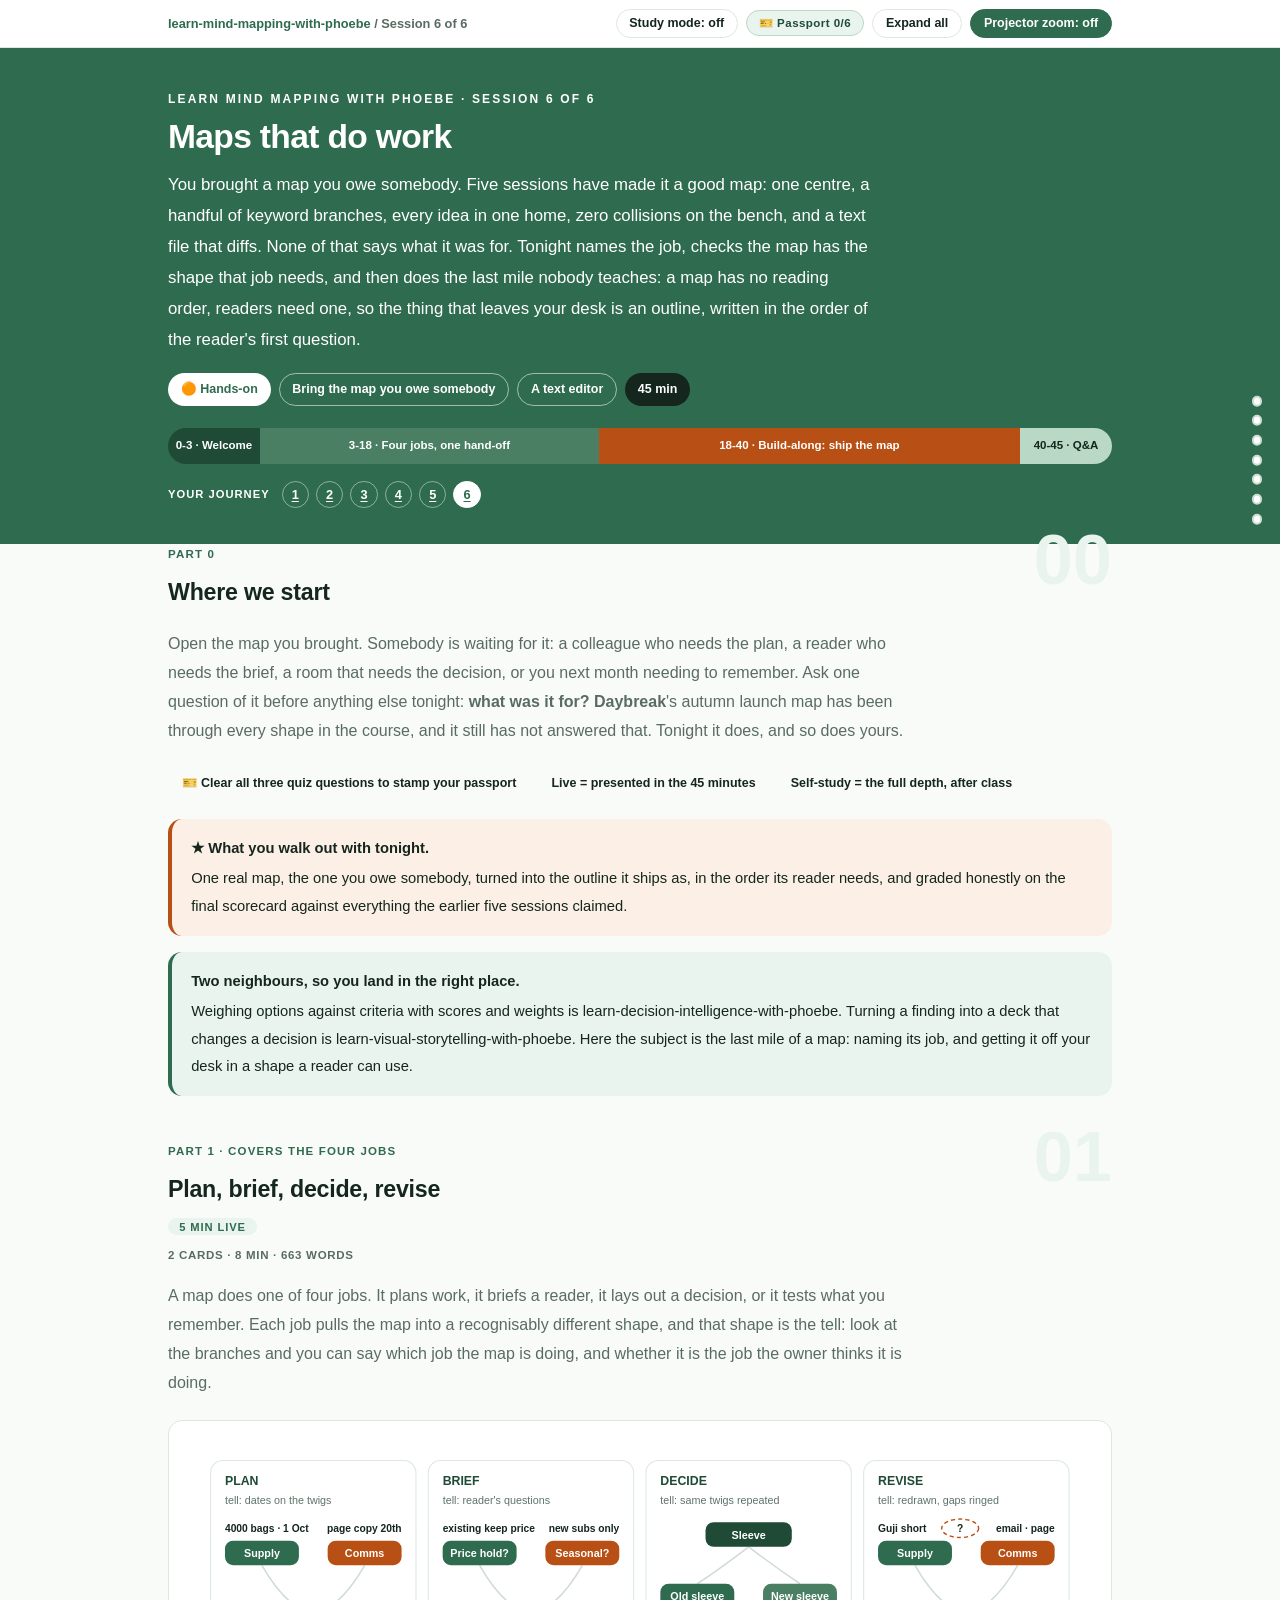
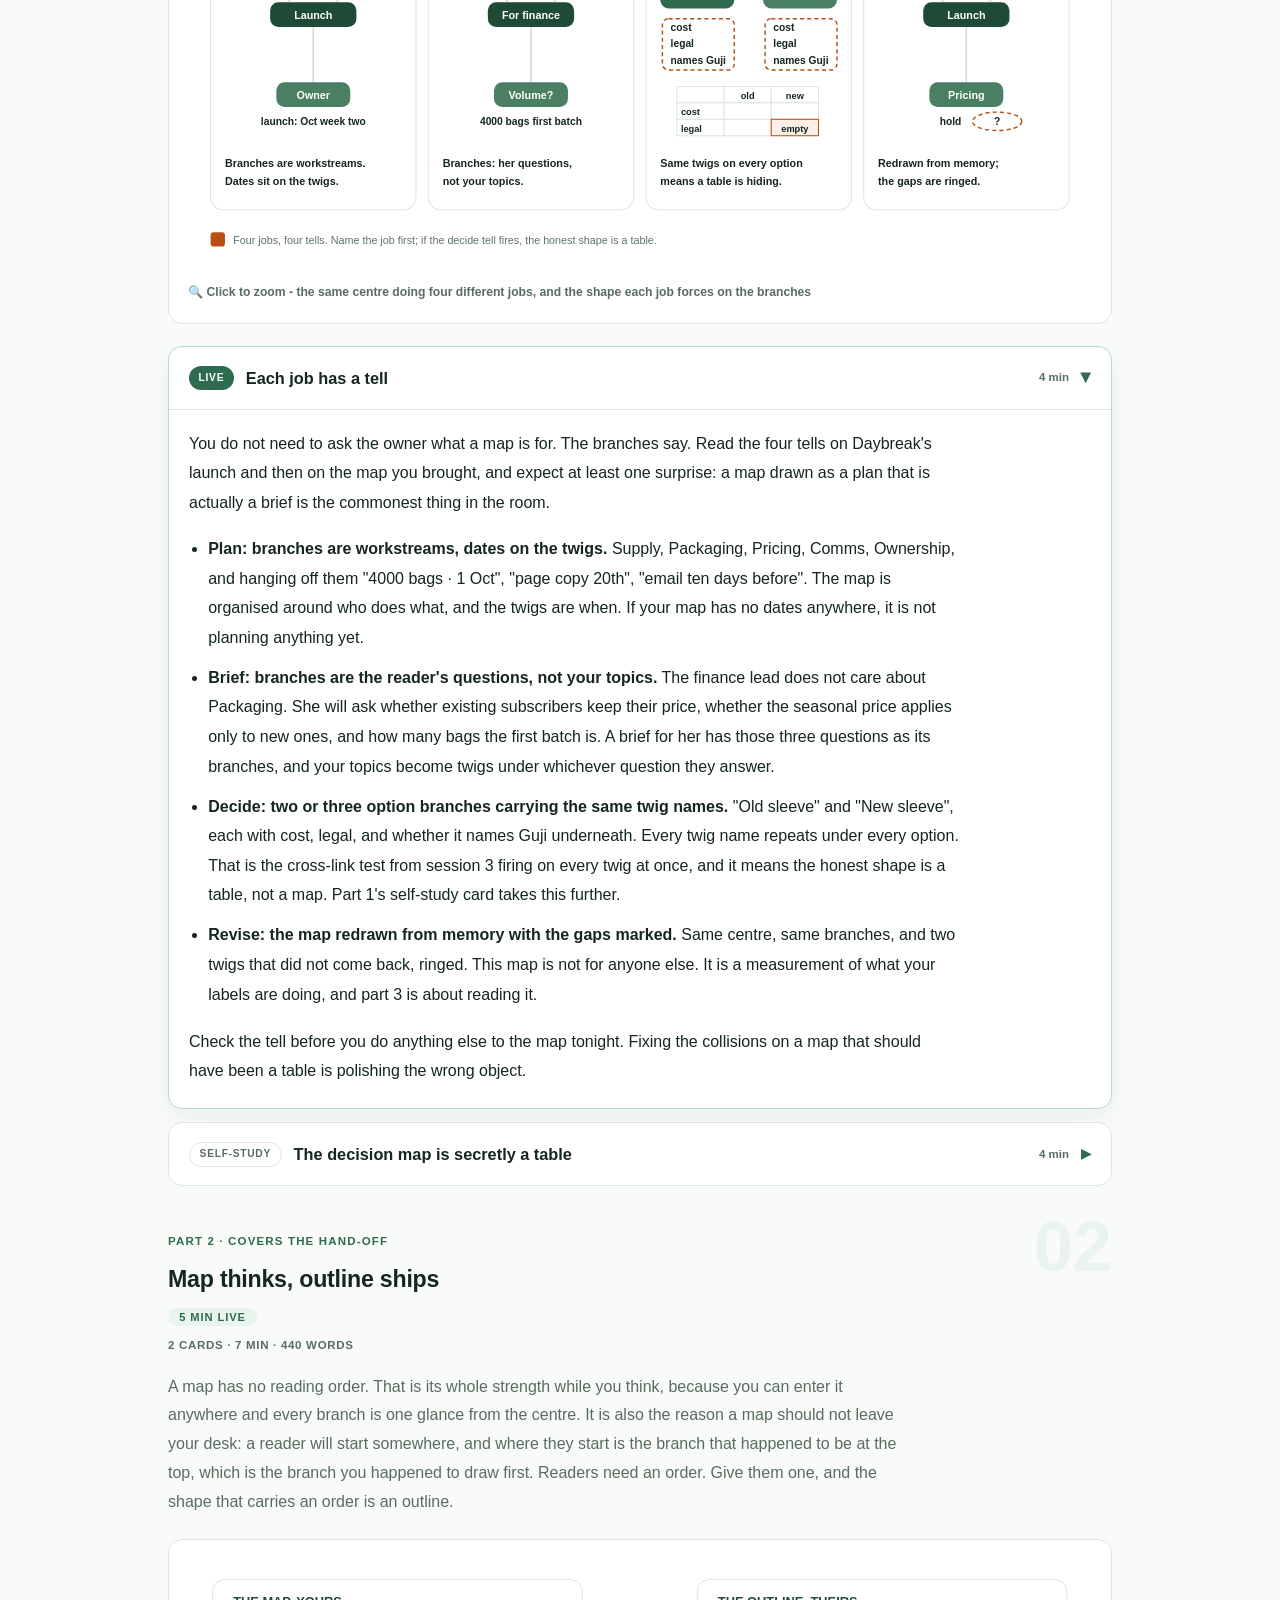
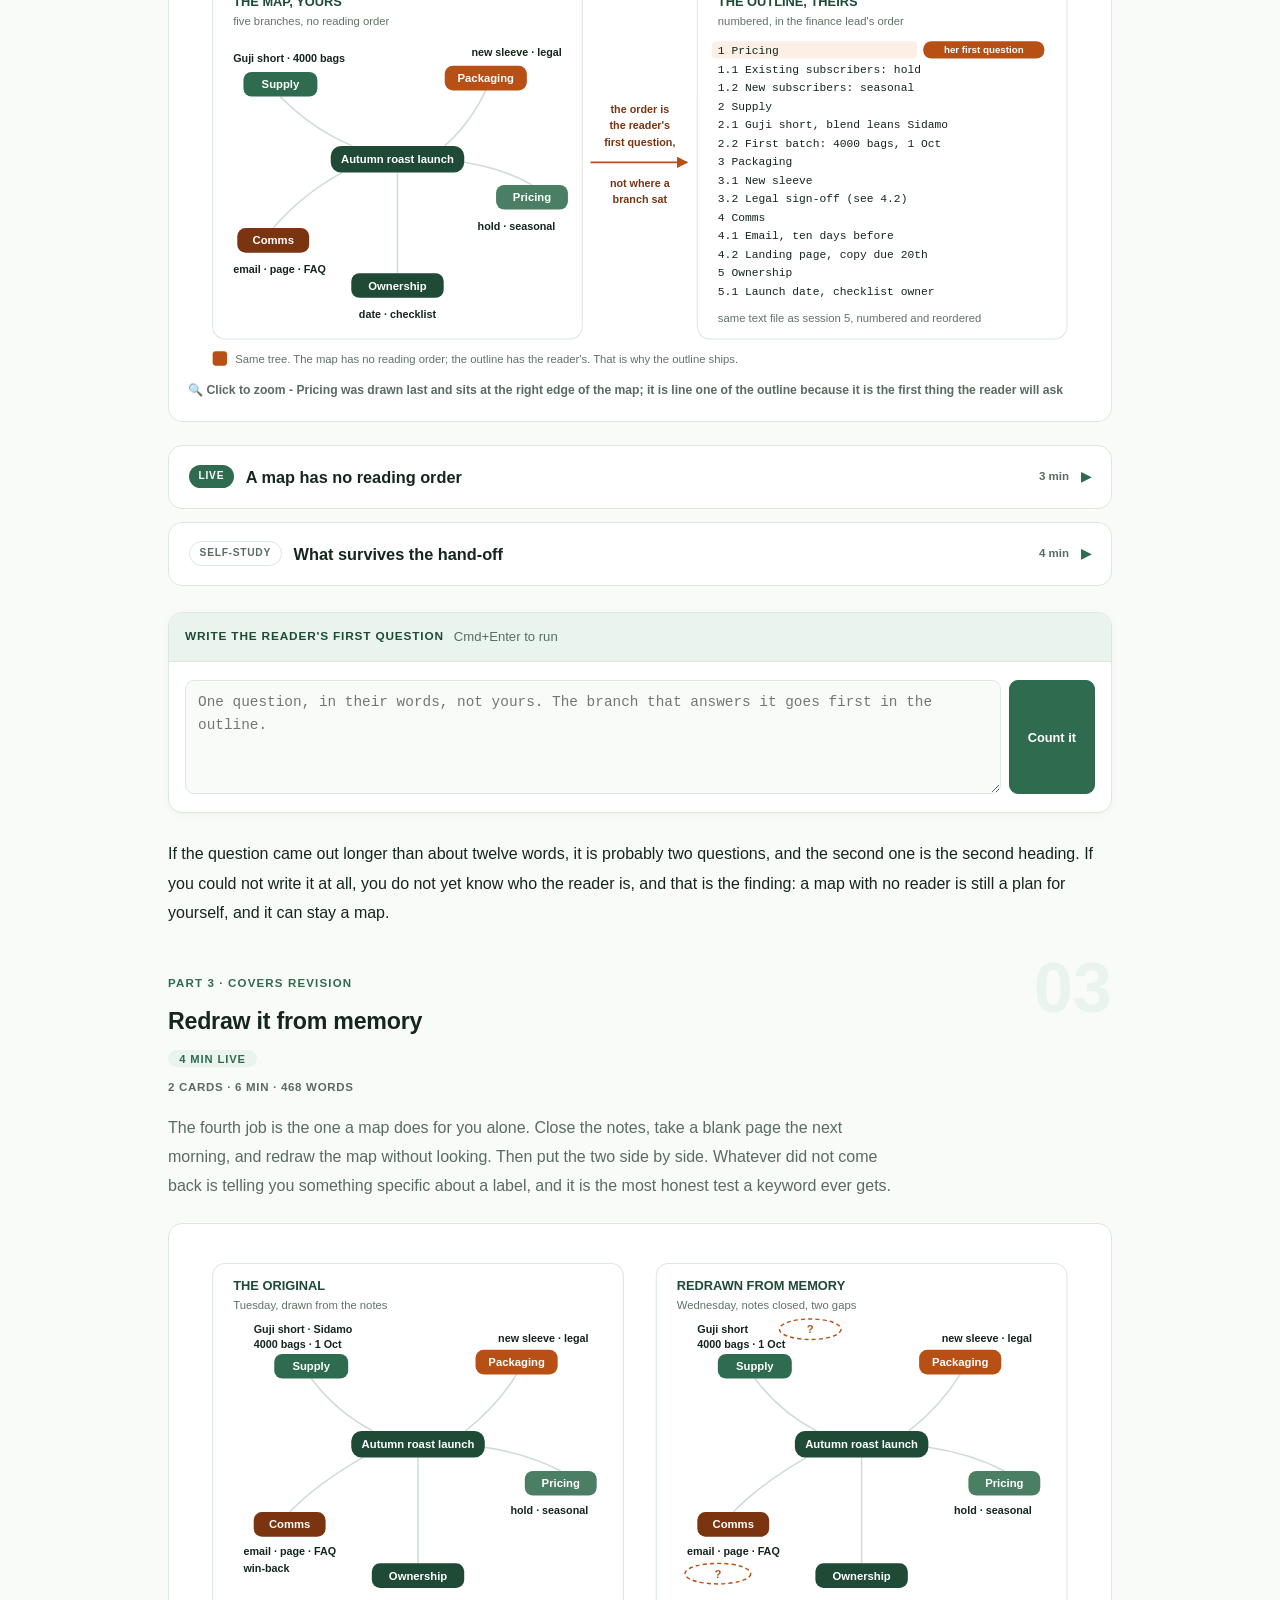
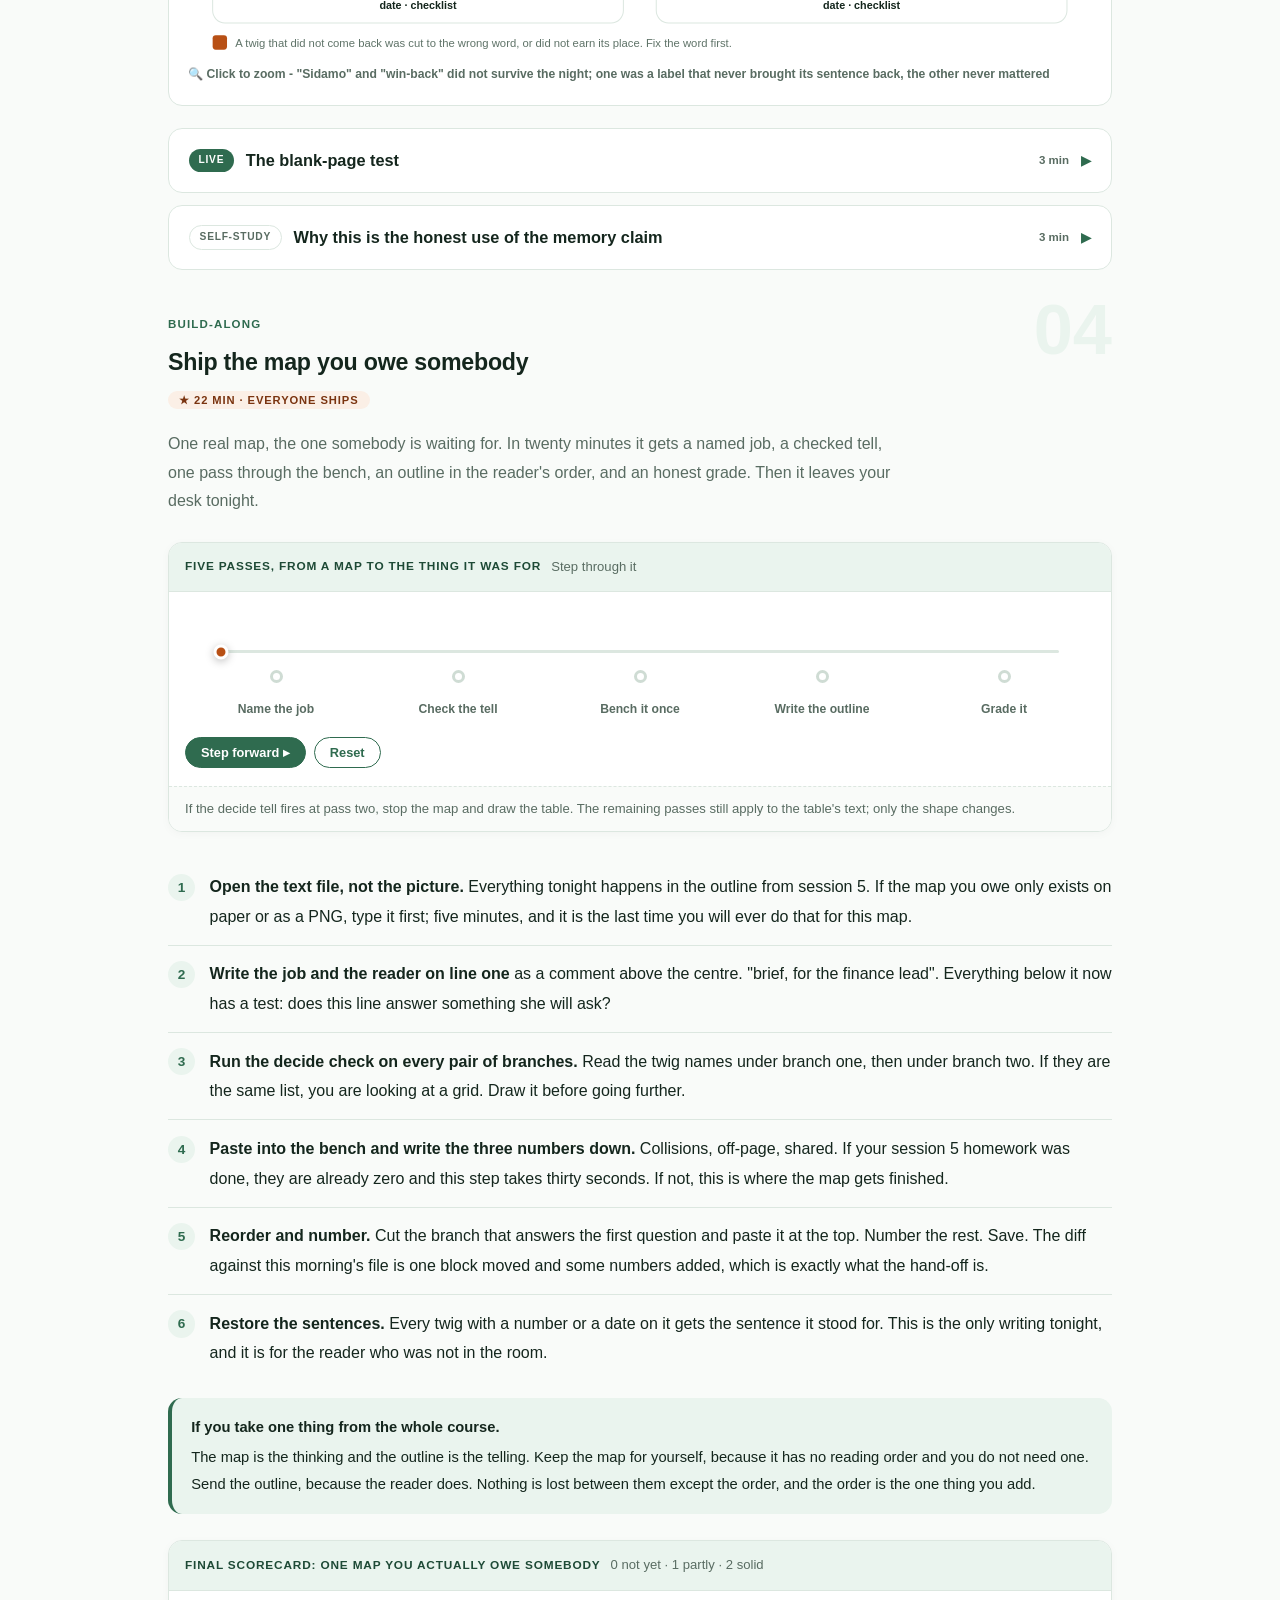
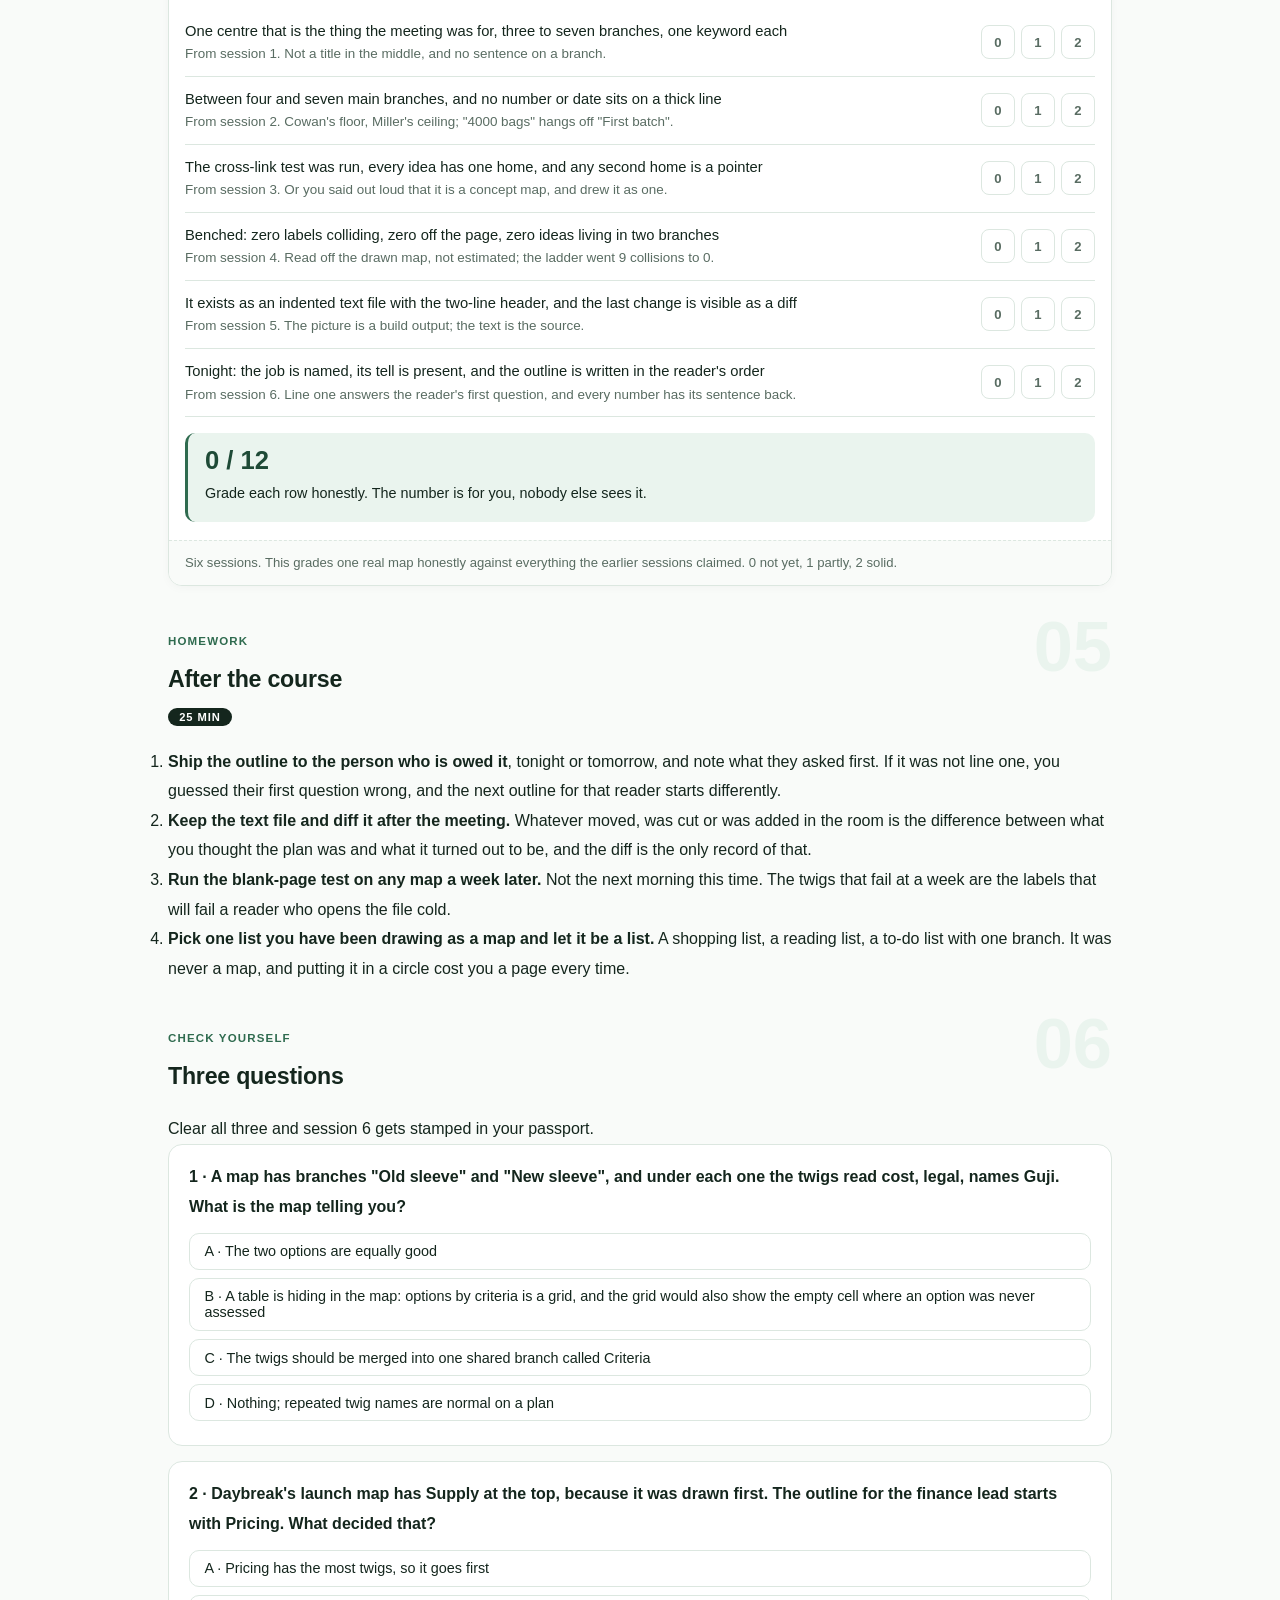
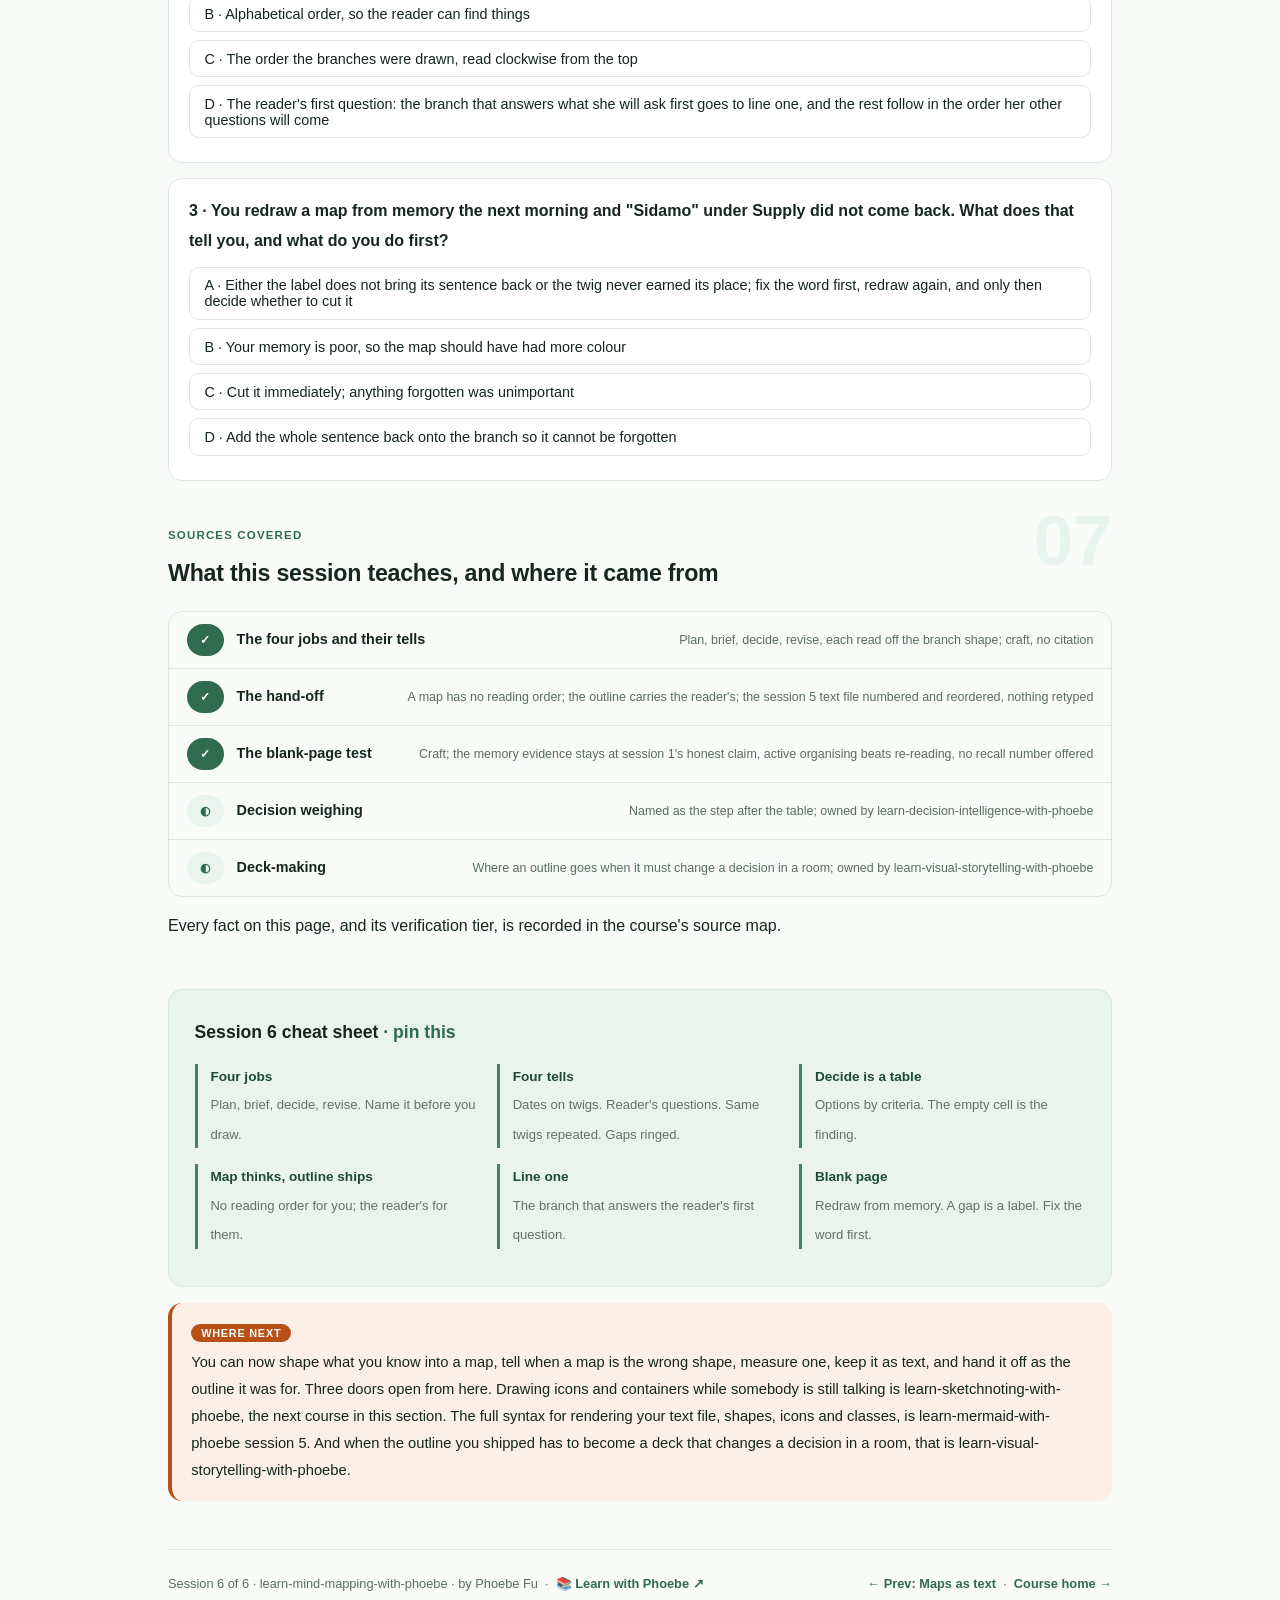
<file: courses/06-maps-that-do-work.html>
<!DOCTYPE html>
<html lang="en">
<head>
<meta charset="UTF-8">
<meta name="viewport" content="width=device-width, initial-scale=1.0">
<!-- social:start -->
<meta name="description" content="Session 6 of 6. A map plans a meeting, briefs a reader, lays out a decision or tests your memory, and each job has a tell. Then the hand-off: the map stays yours, the outline is what ships, and one real map gets graded on the final scorecard.">
<meta property="og:type" content="article">
<meta property="og:site_name" content="Learn with Phoebe">
<meta property="og:title" content="Maps that do work - learn mind mapping with phoebe">
<meta property="og:description" content="Session 6 of 6. Plan, brief, decide, revise. The map thinks; the outline ships.">
<meta property="og:url" content="https://phoebefu6.github.io/learn-mind-mapping-with-phoebe/courses/06-maps-that-do-work.html">
<meta property="og:image" content="https://phoebefu6.github.io/learn-mind-mapping-with-phoebe/assets/og-cover.png">
<meta property="og:image:width" content="1200">
<meta property="og:image:height" content="630">
<meta name="twitter:card" content="summary_large_image">
<meta name="twitter:title" content="Maps that do work - learn mind mapping with phoebe">
<meta name="twitter:description" content="Session 6 of 6. Four jobs, four tells, one hand-off, one real map graded honestly.">
<meta name="twitter:image" content="https://phoebefu6.github.io/learn-mind-mapping-with-phoebe/assets/og-cover.png">
<!-- social:end -->
<title>Session 6 · Maps that do work - learn mind mapping with phoebe</title>
<link rel="stylesheet" href="../assets/style.css?v=23">
</head>
<body>

<div class="toolbar">
  <div class="wrap">
    <span class="crumb"><a href="../index.html">learn-mind-mapping-with-phoebe</a> / Session 6 of 6</span>
    <button class="btn" id="toggle-all" type="button">Expand all</button>
    <button class="btn primary" id="zoom-toggle" type="button">Projector zoom: off</button>
  </div>
</div>

<header class="masthead">
  <div class="wrap">
    <div class="eyebrow">Learn Mind Mapping with Phoebe · Session 6 of 6</div>
    <h1>Maps that <span class="accent">do work</span></h1>
    <p class="sub">You brought a map you owe somebody. Five sessions have made it a good map: one centre, a handful of keyword branches, every idea in one home, zero collisions on the bench, and a text file that diffs. None of that says what it was for. Tonight names the job, checks the map has the shape that job needs, and then does the last mile nobody teaches: a map has no reading order, readers need one, so the thing that leaves your desk is an outline, written in the order of the reader's first question.</p>
    <div class="chip-row">
      <span class="chip level">🟠 Hands-on</span>
      <span class="chip audience">Bring the map you owe somebody</span>
      <span class="chip audience">A text editor</span>
      <span class="chip time">45 min</span>
    </div>
    <div class="agenda">
      <span class="a1" style="flex:1">0-3 · Welcome</span>
      <span class="a2" style="flex:4">3-18 · Four jobs, one hand-off</span>
      <span class="a3" style="flex:5">18-40 · Build-along: ship the map</span>
      <span class="a4" style="flex:1">40-45 · Q&amp;A</span>
    </div>
  </div>
</header>

<main class="wrap">

  <section class="section" id="intro">
    <div class="section-kicker">
      <span class="klabel">Part 0</span>
      <h2>Where we start</h2>
    </div>
    <p class="lede">Open the map you brought. Somebody is waiting for it: a colleague who needs the plan, a reader who needs the brief, a room that needs the decision, or you next month needing to remember. Ask one question of it before anything else tonight: <strong>what was it for?</strong> <strong>Daybreak</strong>'s autumn launch map has been through every shape in the course, and it still has not answered that. Tonight it does, and so does yours.</p>

    <div class="legend">
      <span class="pill">🎫 Clear all three quiz questions to stamp your passport</span>
      <span class="pill">Live = presented in the 45 minutes</span>
      <span class="pill">Self-study = the full depth, after class</span>
    </div>

    <div class="callout win">
      <p><strong>★ What you walk out with tonight.</strong> One real map, the one you owe somebody, turned into the outline it ships as, in the order its reader needs, and graded honestly on the final scorecard against everything the earlier five sessions claimed.</p>
    </div>

    <div class="callout tip">
      <p><strong>Two neighbours, so you land in the right place.</strong> Weighing options against criteria with scores and weights is <span class="mono">learn-decision-intelligence-with-phoebe</span>. Turning a finding into a deck that changes a decision is <span class="mono">learn-visual-storytelling-with-phoebe</span>. Here the subject is the last mile of a map: naming its job, and getting it off your desk in a shape a reader can use.</p>
    </div>
  </section>

  <section class="section" id="part-1">
    <div class="section-kicker">
      <span class="klabel">Part 1 · covers the four jobs</span>
      <h2>Plan, brief, decide, revise</h2>
      <span class="tag concept">5 min live</span>
    </div>
    <p class="lede">A map does one of four jobs. It plans work, it briefs a reader, it lays out a decision, or it tests what you remember. Each job pulls the map into a recognisably different shape, and that shape is the tell: look at the branches and you can say which job the map is doing, and whether it is the job the owner thinks it is doing.</p>

    <figure class="zoomable">
      <svg viewBox="0 0 880 420" xmlns="http://www.w3.org/2000/svg" role="img" aria-label="Four small maps side by side, one per job: plan with dates on the twigs, brief with the reader's questions as branches, decide with two option branches carrying the same twig names and a small table beneath, revise with two twigs missing and ringed">
        <style>
          .s6aH { font: 800 12px Inter, sans-serif; fill: #1E4A36; }
          .s6aN { font: 400 10.5px Inter, sans-serif; fill: #5F7368; }
          .s6aW { font: 700 10.5px Inter, sans-serif; fill: #FFFFFF; }
          .s6aK { font: 600 10px Inter, sans-serif; fill: #14261D; }
          .s6aC { font: 600 10.5px Inter, sans-serif; fill: #14261D; }
          .s6aT { font: 600 9px Inter, sans-serif; fill: #14261D; }
          .s6aE { fill: none; stroke: #CFDCD4; stroke-width: 1.5; }
          .s6aR { fill: none; stroke: #B85015; stroke-width: 1.4; stroke-dasharray: 4 3; }
          .s6aG { fill: #FFFFFF; stroke: #DCE7E0; stroke-width: 1; }
        </style>

        <rect x="22" y="20" width="200" height="340" rx="12" fill="#FFFFFF" stroke="#DCE7E0"/>
        <text class="s6aH" x="36" y="44">PLAN</text>
        <text class="s6aN" x="36" y="62">tell: dates on the twigs</text>
        <path class="s6aE" d="M100 158 Q85 145 72 122"/>
        <path class="s6aE" d="M144 158 Q159 145 172 122"/>
        <path class="s6aE" d="M122 182 L122 236"/>
        <rect x="80" y="158" width="84" height="24" rx="8" fill="#1E4A36"/>
        <text class="s6aW" x="122" y="174" text-anchor="middle">Launch</text>
        <rect x="36" y="98" width="72" height="24" rx="8" fill="#2F6B4F"/>
        <text class="s6aW" x="72" y="114" text-anchor="middle">Supply</text>
        <text class="s6aK" x="36" y="90">4000 bags · 1 Oct</text>
        <rect x="136" y="98" width="72" height="24" rx="8" fill="#B85015"/>
        <text class="s6aW" x="172" y="114" text-anchor="middle">Comms</text>
        <text class="s6aK" x="208" y="90" text-anchor="end">page copy 20th</text>
        <rect x="86" y="236" width="72" height="24" rx="8" fill="#4A7F63"/>
        <text class="s6aW" x="122" y="252" text-anchor="middle">Owner</text>
        <text class="s6aK" x="122" y="278" text-anchor="middle">launch: Oct week two</text>
        <text class="s6aC" x="36" y="318">Branches are workstreams.</text>
        <text class="s6aC" x="36" y="336">Dates sit on the twigs.</text>

        <rect x="234" y="20" width="200" height="340" rx="12" fill="#FFFFFF" stroke="#DCE7E0"/>
        <text class="s6aH" x="248" y="44">BRIEF</text>
        <text class="s6aN" x="248" y="62">tell: reader's questions</text>
        <path class="s6aE" d="M312 158 Q297 145 284 122"/>
        <path class="s6aE" d="M356 158 Q371 145 384 122"/>
        <path class="s6aE" d="M334 182 L334 236"/>
        <rect x="292" y="158" width="84" height="24" rx="8" fill="#1E4A36"/>
        <text class="s6aW" x="334" y="174" text-anchor="middle">For finance</text>
        <rect x="248" y="98" width="72" height="24" rx="8" fill="#2F6B4F"/>
        <text class="s6aW" x="284" y="114" text-anchor="middle">Price hold?</text>
        <text class="s6aK" x="248" y="90">existing keep price</text>
        <rect x="348" y="98" width="72" height="24" rx="8" fill="#B85015"/>
        <text class="s6aW" x="384" y="114" text-anchor="middle">Seasonal?</text>
        <text class="s6aK" x="420" y="90" text-anchor="end">new subs only</text>
        <rect x="298" y="236" width="72" height="24" rx="8" fill="#4A7F63"/>
        <text class="s6aW" x="334" y="252" text-anchor="middle">Volume?</text>
        <text class="s6aK" x="334" y="278" text-anchor="middle">4000 bags first batch</text>
        <text class="s6aC" x="248" y="318">Branches: her questions,</text>
        <text class="s6aC" x="248" y="336">not your topics.</text>

        <rect x="446" y="20" width="200" height="340" rx="12" fill="#FFFFFF" stroke="#DCE7E0"/>
        <text class="s6aH" x="460" y="44">DECIDE</text>
        <text class="s6aN" x="460" y="62">tell: same twigs repeated</text>
        <path class="s6aE" d="M546 104 Q520 124 496 140"/>
        <path class="s6aE" d="M546 104 Q572 124 596 140"/>
        <rect x="504" y="80" width="84" height="24" rx="8" fill="#1E4A36"/>
        <text class="s6aW" x="546" y="96" text-anchor="middle">Sleeve</text>
        <rect x="460" y="140" width="72" height="24" rx="8" fill="#2F6B4F"/>
        <text class="s6aW" x="496" y="156" text-anchor="middle">Old sleeve</text>
        <rect x="560" y="140" width="72" height="24" rx="8" fill="#4A7F63"/>
        <text class="s6aW" x="596" y="156" text-anchor="middle">New sleeve</text>
        <text class="s6aK" x="470" y="186">cost</text>
        <text class="s6aK" x="470" y="202">legal</text>
        <text class="s6aK" x="470" y="218">names Guji</text>
        <text class="s6aK" x="570" y="186">cost</text>
        <text class="s6aK" x="570" y="202">legal</text>
        <text class="s6aK" x="570" y="218">names Guji</text>
        <rect class="s6aR" x="462" y="174" width="70" height="50" rx="6"/>
        <rect class="s6aR" x="562" y="174" width="70" height="50" rx="6"/>
        <rect class="s6aG" x="476" y="240" width="46" height="16"/>
        <rect class="s6aG" x="522" y="240" width="46" height="16"/>
        <rect class="s6aG" x="568" y="240" width="46" height="16"/>
        <rect class="s6aG" x="476" y="256" width="46" height="16"/>
        <rect class="s6aG" x="522" y="256" width="46" height="16"/>
        <rect class="s6aG" x="568" y="256" width="46" height="16"/>
        <rect class="s6aG" x="476" y="272" width="46" height="16"/>
        <rect class="s6aG" x="522" y="272" width="46" height="16"/>
        <rect x="568" y="272" width="46" height="16" fill="#FBEFE6" stroke="#B85015" stroke-width="1"/>
        <text class="s6aT" x="545" y="252" text-anchor="middle">old</text>
        <text class="s6aT" x="591" y="252" text-anchor="middle">new</text>
        <text class="s6aT" x="480" y="268">cost</text>
        <text class="s6aT" x="480" y="284">legal</text>
        <text class="s6aT" x="591" y="284" text-anchor="middle">empty</text>
        <text class="s6aC" x="460" y="318">Same twigs on every option</text>
        <text class="s6aC" x="460" y="336">means a table is hiding.</text>

        <rect x="658" y="20" width="200" height="340" rx="12" fill="#FFFFFF" stroke="#DCE7E0"/>
        <text class="s6aH" x="672" y="44">REVISE</text>
        <text class="s6aN" x="672" y="62">tell: redrawn, gaps ringed</text>
        <path class="s6aE" d="M736 158 Q721 145 708 122"/>
        <path class="s6aE" d="M780 158 Q795 145 808 122"/>
        <path class="s6aE" d="M758 182 L758 236"/>
        <rect x="716" y="158" width="84" height="24" rx="8" fill="#1E4A36"/>
        <text class="s6aW" x="758" y="174" text-anchor="middle">Launch</text>
        <rect x="672" y="98" width="72" height="24" rx="8" fill="#2F6B4F"/>
        <text class="s6aW" x="708" y="114" text-anchor="middle">Supply</text>
        <text class="s6aK" x="672" y="90">Guji short</text>
        <ellipse class="s6aR" cx="752" cy="86" rx="18" ry="9"/>
        <text class="s6aK" x="752" y="90" text-anchor="middle">?</text>
        <rect x="772" y="98" width="72" height="24" rx="8" fill="#B85015"/>
        <text class="s6aW" x="808" y="114" text-anchor="middle">Comms</text>
        <text class="s6aK" x="844" y="90" text-anchor="end">email · page</text>
        <rect x="722" y="236" width="72" height="24" rx="8" fill="#4A7F63"/>
        <text class="s6aW" x="758" y="252" text-anchor="middle">Pricing</text>
        <text class="s6aK" x="732" y="278">hold</text>
        <ellipse class="s6aR" cx="788" cy="274" rx="24" ry="9"/>
        <text class="s6aK" x="788" y="278" text-anchor="middle">?</text>
        <text class="s6aC" x="672" y="318">Redrawn from memory;</text>
        <text class="s6aC" x="672" y="336">the gaps are ringed.</text>

        <rect x="22" y="382" width="14" height="14" rx="3" fill="#B85015"/>
        <text class="s6aN" x="44" y="393">Four jobs, four tells. Name the job first; if the decide tell fires, the honest shape is a table.</text>
      </svg>
      <figcaption>🔍 Click to zoom - the same centre doing four different jobs, and the shape each job forces on the branches</figcaption>
    </figure>

    <details class="card" open>
      <summary><span class="mode live">Live</span>Each job has a tell<span class="mini">4 min</span><span class="caret">▶</span></summary>
      <div class="body">
        <p>You do not need to ask the owner what a map is for. The branches say. Read the four tells on Daybreak's launch and then on the map you brought, and expect at least one surprise: a map drawn as a plan that is actually a brief is the commonest thing in the room.</p>
        <ul>
          <li><strong>Plan: branches are workstreams, dates on the twigs.</strong> Supply, Packaging, Pricing, Comms, Ownership, and hanging off them "4000 bags · 1 Oct", "page copy 20th", "email ten days before". The map is organised around who does what, and the twigs are when. If your map has no dates anywhere, it is not planning anything yet.</li>
          <li><strong>Brief: branches are the reader's questions, not your topics.</strong> The finance lead does not care about Packaging. She will ask whether existing subscribers keep their price, whether the seasonal price applies only to new ones, and how many bags the first batch is. A brief for her has those three questions as its branches, and your topics become twigs under whichever question they answer.</li>
          <li><strong>Decide: two or three option branches carrying the same twig names.</strong> "Old sleeve" and "New sleeve", each with cost, legal, and whether it names Guji underneath. Every twig name repeats under every option. That is the cross-link test from session 3 firing on every twig at once, and it means the honest shape is a table, not a map. Part 1's self-study card takes this further.</li>
          <li><strong>Revise: the map redrawn from memory with the gaps marked.</strong> Same centre, same branches, and two twigs that did not come back, ringed. This map is not for anyone else. It is a measurement of what your labels are doing, and part 3 is about reading it.</li>
        </ul>
        <p>Check the tell before you do anything else to the map tonight. Fixing the collisions on a map that should have been a table is polishing the wrong object.</p>
      </div>
    </details>

    <details class="card">
      <summary><span class="mode self">Self-study</span>The decision map is secretly a table<span class="mini">4 min</span><span class="caret">▶</span></summary>
      <div class="body">
        <p>Options against criteria is a grid: options down one side, criteria along the other, one cell per pair. When you draw that grid as a map, each option becomes a branch and each criterion becomes a twig, so the same twig names repeat under every option branch. That repetition is the map telling you it is the wrong shape.</p>
        <p>The cost is not aesthetic. A map can only show what is on it, so an option you forgot to assess against one criterion simply has one twig fewer, and nothing on the page says so. A table has a cell there, and the cell is empty, and an empty cell is a question you can see. On Daybreak's sleeve decision, nobody had asked what the new sleeve would cost; on the map, "New sleeve" just had two twigs where "Old sleeve" had three, and it looked tidy. In the table it was a blank.</p>
        <ul>
          <li><strong>Two or more branches with identical twig names</strong> is the trigger. One shared twig is a pointer, as session 3 taught; a whole set shared is a grid.</li>
          <li><strong>Draw the grid.</strong> Options as rows, criteria as columns. Fill what the map had. Look at what is empty.</li>
          <li><strong>Stop there.</strong> Weighing the criteria, scoring the options and defending the weights is a discipline of its own, and it is <span class="mono">learn-decision-intelligence-with-phoebe</span>. Tonight only gets you to the honest shape; what you do in the cells is that course.</li>
        </ul>
        <div class="callout example">
          <span class="ex-pill">Real world</span>
          <p>Daybreak's launch map went to the finance lead as a brief the week before the pricing meeting. The product manager did not send the five-branch map. She re-cut it: the centre became "Autumn launch, for finance", the branches became the finance lead's three questions, and the facts under Pricing and Supply moved to whichever question they answered. Two of the original five branches, Packaging and Comms, had nothing the finance lead would ask about, so they vanished into a one-line appendix at the bottom. The reader opened it and found her first question answered on the first line, which is the entire test of a brief.</p>
        </div>
      </div>
    </details>
  </section>

  <section class="section" id="part-2">
    <div class="section-kicker">
      <span class="klabel">Part 2 · covers the hand-off</span>
      <h2>Map thinks, outline ships</h2>
      <span class="tag concept">5 min live</span>
    </div>
    <p class="lede">A map has no reading order. That is its whole strength while you think, because you can enter it anywhere and every branch is one glance from the centre. It is also the reason a map should not leave your desk: a reader will start somewhere, and where they start is the branch that happened to be at the top, which is the branch you happened to draw first. Readers need an order. Give them one, and the shape that carries an order is an outline.</p>

    <figure class="zoomable">
      <svg viewBox="0 0 880 400" xmlns="http://www.w3.org/2000/svg" role="img" aria-label="The radial Daybreak map with five branches on the left, the same content as a numbered indented outline on the right, and an arrow between them labelled that the order is chosen by the reader's first question rather than by where a branch sat">
        <style>
          .s6bH { font: 800 12.5px Inter, sans-serif; fill: #1E4A36; }
          .s6bN { font: 400 11px Inter, sans-serif; fill: #5F7368; }
          .s6bW { font: 700 11px Inter, sans-serif; fill: #FFFFFF; }
          .s6bK { font: 600 10.5px Inter, sans-serif; fill: #14261D; }
          .s6bM { font: 400 11px Menlo, Consolas, monospace; fill: #14261D; }
          .s6bP { font: 700 9.5px Inter, sans-serif; fill: #FFFFFF; }
          .s6bL { font: 600 10.5px Inter, sans-serif; fill: #7A3410; }
          .s6bE { fill: none; stroke: #CFDCD4; stroke-width: 1.5; }
          .s6bA { fill: none; stroke: #B85015; stroke-width: 1.6; marker-end: url(#s6bArr); }
        </style>
        <defs>
          <marker id="s6bArr" viewBox="0 0 10 10" refX="9" refY="5" markerWidth="7" markerHeight="7" orient="auto"><path d="M0 0 L10 5 L0 10 z" fill="#B85015"/></marker>
        </defs>

        <rect x="24" y="20" width="360" height="350" rx="12" fill="#FFFFFF" stroke="#DCE7E0"/>
        <text class="s6bH" x="44" y="46">THE MAP, YOURS</text>
        <text class="s6bN" x="44" y="64">five branches, no reading order</text>

        <path class="s6bE" d="M160 182 Q120 165 90 134"/>
        <path class="s6bE" d="M250 182 Q275 160 290 128"/>
        <path class="s6bE" d="M269 198 Q310 205 335 220"/>
        <path class="s6bE" d="M150 208 Q110 230 83 262"/>
        <path class="s6bE" d="M204 208 L204 306"/>

        <rect x="139" y="182" width="130" height="26" rx="10" fill="#1E4A36"/>
        <text class="s6bW" x="204" y="199" text-anchor="middle">Autumn roast launch</text>

        <rect x="54" y="110" width="72" height="24" rx="8" fill="#2F6B4F"/>
        <text class="s6bW" x="90" y="126" text-anchor="middle">Supply</text>
        <text class="s6bK" x="44" y="100">Guji short · 4000 bags</text>

        <rect x="250" y="104" width="80" height="24" rx="8" fill="#B85015"/>
        <text class="s6bW" x="290" y="120" text-anchor="middle">Packaging</text>
        <text class="s6bK" x="364" y="94" text-anchor="end">new sleeve · legal</text>

        <rect x="300" y="220" width="70" height="24" rx="8" fill="#4A7F63"/>
        <text class="s6bW" x="335" y="236" text-anchor="middle">Pricing</text>
        <text class="s6bK" x="282" y="264">hold · seasonal</text>

        <rect x="48" y="262" width="70" height="24" rx="8" fill="#7A3410"/>
        <text class="s6bW" x="83" y="278" text-anchor="middle">Comms</text>
        <text class="s6bK" x="44" y="306">email · page · FAQ</text>

        <rect x="159" y="306" width="90" height="24" rx="8" fill="#1E4A36"/>
        <text class="s6bW" x="204" y="322" text-anchor="middle">Ownership</text>
        <text class="s6bK" x="204" y="350" text-anchor="middle">date · checklist</text>

        <path class="s6bA" d="M392 198 L486 198"/>
        <text class="s6bL" x="440" y="150" text-anchor="middle">the order is</text>
        <text class="s6bL" x="440" y="166" text-anchor="middle">the reader's</text>
        <text class="s6bL" x="440" y="182" text-anchor="middle">first question,</text>
        <text class="s6bL" x="440" y="222" text-anchor="middle">not where a</text>
        <text class="s6bL" x="440" y="238" text-anchor="middle">branch sat</text>

        <rect x="496" y="20" width="360" height="350" rx="12" fill="#FFFFFF" stroke="#DCE7E0"/>
        <text class="s6bH" x="516" y="46">THE OUTLINE, THEIRS</text>
        <text class="s6bN" x="516" y="64">numbered, in the finance lead's order</text>

        <rect x="510" y="80" width="200" height="17" rx="4" fill="#FBEFE6"/>
        <rect x="716" y="80" width="118" height="17" rx="8" fill="#B85015"/>
        <text class="s6bP" x="775" y="92" text-anchor="middle">her first question</text>
        <text class="s6bM" x="516" y="93">1  Pricing</text>
        <text class="s6bM" x="516" y="111">   1.1 Existing subscribers: hold</text>
        <text class="s6bM" x="516" y="129">   1.2 New subscribers: seasonal</text>
        <text class="s6bM" x="516" y="147">2  Supply</text>
        <text class="s6bM" x="516" y="165">   2.1 Guji short, blend leans Sidamo</text>
        <text class="s6bM" x="516" y="183">   2.2 First batch: 4000 bags, 1 Oct</text>
        <text class="s6bM" x="516" y="201">3  Packaging</text>
        <text class="s6bM" x="516" y="219">   3.1 New sleeve</text>
        <text class="s6bM" x="516" y="237">   3.2 Legal sign-off (see 4.2)</text>
        <text class="s6bM" x="516" y="255">4  Comms</text>
        <text class="s6bM" x="516" y="273">   4.1 Email, ten days before</text>
        <text class="s6bM" x="516" y="291">   4.2 Landing page, copy due 20th</text>
        <text class="s6bM" x="516" y="309">5  Ownership</text>
        <text class="s6bM" x="516" y="327">   5.1 Launch date, checklist owner</text>
        <text class="s6bN" x="516" y="354">same text file as session 5, numbered and reordered</text>

        <rect x="24" y="382" width="14" height="14" rx="3" fill="#B85015"/>
        <text class="s6bN" x="46" y="393">Same tree. The map has no reading order; the outline has the reader's. That is why the outline ships.</text>
      </svg>
      <figcaption>🔍 Click to zoom - Pricing was drawn last and sits at the right edge of the map; it is line one of the outline because it is the first thing the reader will ask</figcaption>
    </figure>

    <details class="card">
      <summary><span class="mode live">Live</span>A map has no reading order<span class="mini">3 min</span><span class="caret">▶</span></summary>
      <div class="body">
        <p>Hand a five-branch map to a colleague and watch where their eyes go. Top first, usually, then clockwise, because that is how people read a page with no other instruction. Your map's top branch is whichever one you drew first, which was whichever one you were thinking about when you started. Nothing about that order is for them.</p>
        <ul>
          <li><strong>Readers need an order</strong>, and a document with an order is an outline: numbered, indented, read from the top. That is what leaves your desk.</li>
          <li><strong>Pick the order by the reader's first question.</strong> Not the most important branch, not the biggest: the one that answers what they will ask first. For the finance lead that is Pricing. For the roastery it is Supply. Same map, two outlines.</li>
          <li><strong>The map stays yours.</strong> It is the thinking tool and it keeps working as one. Nothing is lost by not sending it, because everything on it is in the outline.</li>
          <li><strong>Nothing is retyped.</strong> The outline is the session 5 text file. You are numbering the branches and moving one block to the top. Two minutes, and the diff shows exactly which block moved.</li>
        </ul>
        <p>The one thing you add is the order. Everything else was already there, which is why the hand-off is the cheapest step in the course and the one most often skipped.</p>
      </div>
    </details>

    <details class="card">
      <summary><span class="mode self">Self-study</span>What survives the hand-off<span class="mini">4 min</span><span class="caret">▶</span></summary>
      <div class="body">
        <p>Every element of the map has an exact counterpart in the outline. Knowing the mapping means the hand-off is mechanical, and knowing what changes at each step means you do not lose the two things a map quietly drops: the sentence behind each keyword, and the pointer behind each "see".</p>
        <table class="clean">
          <thead>
            <tr><th>Map element</th><th>Outline element</th><th>What changes</th></tr>
          </thead>
          <tbody>
            <tr><td>The centre</td><td>The title</td><td>Gains the reader: "Autumn launch, for finance", not just "Autumn launch"</td></tr>
            <tr><td>A main branch keyword</td><td>A numbered heading</td><td>Gains its number, which is the order; loses its colour, which the reader never needed</td></tr>
            <tr><td>A twig</td><td>A bullet under the heading</td><td>Stays a short line; a twig that was two words can stay two words</td></tr>
            <tr><td>A number or date on a twig</td><td>Its sentence, restored</td><td>"4000 bags · 1 Oct" becomes "First batch: 4000 bags from the roastery by 1 October"; the reader did not hear the meeting</td></tr>
            <tr><td>A "see Comms" pointer</td><td>A cross-reference line</td><td>Becomes "see 4.2", because the outline has numbers and the map only had names</td></tr>
            <tr><td>Position and distance</td><td>Indentation and order</td><td>Membership becomes indent depth; the reading order is chosen, not inherited</td></tr>
          </tbody>
        </table>
        <p>The fourth row is the one that costs time and earns it. On your own map the keyword brings the sentence back because you were there. The reader was not, so every number gets its sentence back in the outline, and that is the only real writing in the hand-off.</p>
      </div>
    </details>

    <div class="tryrow" data-fn="wordcount" data-multiline="1" data-title="Write the reader's first question" data-hint="One question, in their words, not yours. The branch that answers it goes first in the outline." data-cta="Count it"></div>

    <p>If the question came out longer than about twelve words, it is probably two questions, and the second one is the second heading. If you could not write it at all, you do not yet know who the reader is, and that is the finding: a map with no reader is still a plan for yourself, and it can stay a map.</p>
  </section>

  <section class="section" id="part-3">
    <div class="section-kicker">
      <span class="klabel">Part 3 · covers revision</span>
      <h2>Redraw it from memory</h2>
      <span class="tag concept">4 min live</span>
    </div>
    <p class="lede">The fourth job is the one a map does for you alone. Close the notes, take a blank page the next morning, and redraw the map without looking. Then put the two side by side. Whatever did not come back is telling you something specific about a label, and it is the most honest test a keyword ever gets.</p>

    <figure class="zoomable">
      <svg viewBox="0 0 880 400" xmlns="http://www.w3.org/2000/svg" role="img" aria-label="The original Daybreak map on the left and the same map redrawn from memory the next morning on the right, with two twigs missing on the right and the gaps ringed in orange">
        <style>
          .s6cH { font: 800 12.5px Inter, sans-serif; fill: #1E4A36; }
          .s6cN { font: 400 11px Inter, sans-serif; fill: #5F7368; }
          .s6cW { font: 700 11px Inter, sans-serif; fill: #FFFFFF; }
          .s6cK { font: 600 10.5px Inter, sans-serif; fill: #14261D; }
          .s6cQ { font: 700 11px Inter, sans-serif; fill: #B85015; }
          .s6cE { fill: none; stroke: #CFDCD4; stroke-width: 1.5; }
          .s6cR { fill: none; stroke: #B85015; stroke-width: 1.4; stroke-dasharray: 4 3; }
        </style>

        <rect x="24" y="20" width="400" height="350" rx="12" fill="#FFFFFF" stroke="#DCE7E0"/>
        <text class="s6cH" x="44" y="46">THE ORIGINAL</text>
        <text class="s6cN" x="44" y="64">Tuesday, drawn from the notes</text>
        <path class="s6cE" d="M180 183 Q145 165 120 132"/>
        <path class="s6cE" d="M270 183 Q300 160 320 128"/>
        <path class="s6cE" d="M289 199 Q330 205 363 222"/>
        <path class="s6cE" d="M170 209 Q125 235 99 262"/>
        <path class="s6cE" d="M224 208 L224 312"/>
        <rect x="159" y="183" width="130" height="26" rx="10" fill="#1E4A36"/>
        <text class="s6cW" x="224" y="200" text-anchor="middle">Autumn roast launch</text>
        <rect x="84" y="108" width="72" height="24" rx="8" fill="#2F6B4F"/>
        <text class="s6cW" x="120" y="124" text-anchor="middle">Supply</text>
        <text class="s6cK" x="64" y="88">Guji short · Sidamo</text>
        <text class="s6cK" x="64" y="102">4000 bags · 1 Oct</text>
        <rect x="280" y="104" width="80" height="24" rx="8" fill="#B85015"/>
        <text class="s6cW" x="320" y="120" text-anchor="middle">Packaging</text>
        <text class="s6cK" x="390" y="96" text-anchor="end">new sleeve · legal</text>
        <rect x="328" y="222" width="70" height="24" rx="8" fill="#4A7F63"/>
        <text class="s6cW" x="363" y="238" text-anchor="middle">Pricing</text>
        <text class="s6cK" x="314" y="264">hold · seasonal</text>
        <rect x="64" y="262" width="70" height="24" rx="8" fill="#7A3410"/>
        <text class="s6cW" x="99" y="278" text-anchor="middle">Comms</text>
        <text class="s6cK" x="54" y="304">email · page · FAQ</text>
        <text class="s6cK" x="54" y="320">win-back</text>
        <rect x="179" y="312" width="90" height="24" rx="8" fill="#1E4A36"/>
        <text class="s6cW" x="224" y="328" text-anchor="middle">Ownership</text>
        <text class="s6cK" x="224" y="356" text-anchor="middle">date · checklist</text>

        <rect x="456" y="20" width="400" height="350" rx="12" fill="#FFFFFF" stroke="#DCE7E0"/>
        <text class="s6cH" x="476" y="46">REDRAWN FROM MEMORY</text>
        <text class="s6cN" x="476" y="64">Wednesday, notes closed, two gaps</text>
        <path class="s6cE" d="M612 183 Q577 165 552 132"/>
        <path class="s6cE" d="M702 183 Q732 160 752 128"/>
        <path class="s6cE" d="M721 199 Q762 205 795 222"/>
        <path class="s6cE" d="M602 209 Q557 235 531 262"/>
        <path class="s6cE" d="M656 208 L656 312"/>
        <rect x="591" y="183" width="130" height="26" rx="10" fill="#1E4A36"/>
        <text class="s6cW" x="656" y="200" text-anchor="middle">Autumn roast launch</text>
        <rect x="516" y="108" width="72" height="24" rx="8" fill="#2F6B4F"/>
        <text class="s6cW" x="552" y="124" text-anchor="middle">Supply</text>
        <text class="s6cK" x="496" y="88">Guji short</text>
        <ellipse class="s6cR" cx="606" cy="84" rx="30" ry="10"/>
        <text class="s6cQ" x="606" y="88" text-anchor="middle">?</text>
        <text class="s6cK" x="496" y="102">4000 bags · 1 Oct</text>
        <rect x="712" y="104" width="80" height="24" rx="8" fill="#B85015"/>
        <text class="s6cW" x="752" y="120" text-anchor="middle">Packaging</text>
        <text class="s6cK" x="822" y="96" text-anchor="end">new sleeve · legal</text>
        <rect x="760" y="222" width="70" height="24" rx="8" fill="#4A7F63"/>
        <text class="s6cW" x="795" y="238" text-anchor="middle">Pricing</text>
        <text class="s6cK" x="746" y="264">hold · seasonal</text>
        <rect x="496" y="262" width="70" height="24" rx="8" fill="#7A3410"/>
        <text class="s6cW" x="531" y="278" text-anchor="middle">Comms</text>
        <text class="s6cK" x="486" y="304">email · page · FAQ</text>
        <ellipse class="s6cR" cx="516" cy="322" rx="32" ry="10"/>
        <text class="s6cQ" x="516" y="326" text-anchor="middle">?</text>
        <rect x="611" y="312" width="90" height="24" rx="8" fill="#1E4A36"/>
        <text class="s6cW" x="656" y="328" text-anchor="middle">Ownership</text>
        <text class="s6cK" x="656" y="356" text-anchor="middle">date · checklist</text>

        <rect x="24" y="382" width="14" height="14" rx="3" fill="#B85015"/>
        <text class="s6cN" x="46" y="393">A twig that did not come back was cut to the wrong word, or did not earn its place. Fix the word first.</text>
      </svg>
      <figcaption>🔍 Click to zoom - "Sidamo" and "win-back" did not survive the night; one was a label that never brought its sentence back, the other never mattered</figcaption>
    </figure>

    <details class="card">
      <summary><span class="mode live">Live</span>The blank-page test<span class="mini">3 min</span><span class="caret">▶</span></summary>
      <div class="body">
        <p>The morning after you draw a map, redraw it on a blank page without looking. Centre, branches, twigs, as many as come back. Then compare, and read every gap as a statement about one label.</p>
        <ul>
          <li><strong>A twig that did not come back was one of two things.</strong> Either it was not important, or it was labelled with a word that does not bring its sentence back. Session 2's rule was that the keyword is the word that brings the sentence back; the blank page is where that rule gets tested for real.</li>
          <li><strong>Fix the word first.</strong> On Daybreak's redraw, "Sidamo" vanished from under Supply. The sentence was "the blend leans on Sidamo because Guji is short", and "Sidamo" alone did not carry it; "backup: Sidamo" would have. Relabel, then redraw again tomorrow.</li>
          <li><strong>Then decide whether the twig earns its place.</strong> "Win-back" also vanished, and no relabelling helped, because nobody in the meeting owned it and nothing depended on it. It came off the map and onto a separate list. A gap that survives a better label is a twig that was never load-bearing.</li>
          <li><strong>A whole branch missing</strong> is a different finding: the branch was badly named, or it was two branches and neither name fitted. Session 1's homework caught this once already; the test is the same, run on purpose.</li>
        </ul>
        <p>Do this to the map you owe somebody before you ship the outline. The twigs that did not come back to you will not come back to the reader either, and the reader only gets one reading.</p>
      </div>
    </details>

    <details class="card">
      <summary><span class="mode self">Self-study</span>Why this is the honest use of the memory claim<span class="mini">3 min</span><span class="caret">▶</span></summary>
      <div class="body">
        <p>Session 1 read the research both halves at once and came out with a narrow claim: making a map is an active, organising thing to do with material, and active organising beats passive re-reading. Whether the radial shape adds anything on top of the organising is not established, and the best-designed comparison put maps only slightly ahead of an outline of the same text.</p>
        <p>The blank-page test sits exactly inside that claim. Redrawing from memory is active organising a second time: you are rebuilding the tree, not re-reading it. It works with any shape, a map, an outline, a table, because the work is in the rebuilding. And it does not depend on the radial layout being special, so it does not borrow anything from the half of the literature that did not hold up.</p>
        <p>That is also why the test is a measurement rather than a memory trick. You are not trying to remember more; you are finding out which labels fail, and a label that fails for you on Wednesday morning is a label that fails for a reader on first sight. The session 1 evidence supports using a map to organise and re-organise. It supports no number for how much you will remember, and none is offered here.</p>
      </div>
    </details>
  </section>

  <section class="section" id="demo-1">
    <div class="section-kicker">
      <span class="klabel">Build-along</span>
      <h2>Ship the map you owe somebody</h2>
      <span class="tag demo">★ 22 min · everyone ships</span>
    </div>
    <p class="lede">One real map, the one somebody is waiting for. In twenty minutes it gets a named job, a checked tell, one pass through the bench, an outline in the reader's order, and an honest grade. Then it leaves your desk tonight.</p>

    <div class="tick" data-stages="Name the job|Check the tell|Bench it once|Write the outline|Grade it" data-title="Five passes, from a map to the thing it was for" data-foot="If the decide tell fires at pass two, stop the map and draw the table. The remaining passes still apply to the table's text; only the shape changes.">
      <p class="tick-note" data-stage="0"><b>Name the job.</b> Write one of four words at the top of the text file: plan, brief, decide, revise. If you want to write two, you have two maps and two readers, and tonight you ship one of them. Write the reader's name next to the word.</p>
      <p class="tick-note" data-stage="1"><b>Check the tell.</b> Plan: are there dates on the twigs? Brief: are the branches the reader's questions? Decide: do two or more branches repeat the same twig names? If they do, the honest shape is a table; draw it as options by criteria, look at the empty cells, and carry the table's text forward instead of the map's. Revise: has it been redrawn from memory yet?</p>
      <p class="tick-note" data-stage="2"><b>Bench it once.</b> Paste the text file into <a href="04-the-map-bench.html">session 4's bench</a> and read three numbers before you touch anything: labels colliding, labels off the page, ideas living in two branches. All three should be zero. If any is not, fix it in the text, not in the picture, and paste again.</p>
      <p class="tick-note" data-stage="3"><b>Write the outline.</b> Same text file. Write the reader's first question at the top, move the branch that answers it to line one, number the branches in the order the rest of their questions will come. Give every number and date its sentence back. Turn every "see" pointer into a numbered cross-reference.</p>
      <p class="tick-note" data-stage="4"><b>Grade it.</b> Six rows on the scorecard below, one per session, 0 to 2 each. Grade the map you have, not the map you meant to draw. A row scored 0 tonight is the first thing to fix tomorrow, and it is written down.</p>
    </div>

    <div class="steps">
      <div class="step"><p><strong>Open the text file, not the picture.</strong> Everything tonight happens in the outline from session 5. If the map you owe only exists on paper or as a PNG, type it first; five minutes, and it is the last time you will ever do that for this map.</p></div>
      <div class="step"><p><strong>Write the job and the reader on line one</strong> as a comment above the centre. "brief, for the finance lead". Everything below it now has a test: does this line answer something she will ask?</p></div>
      <div class="step"><p><strong>Run the decide check on every pair of branches.</strong> Read the twig names under branch one, then under branch two. If they are the same list, you are looking at a grid. Draw it before going further.</p></div>
      <div class="step"><p><strong>Paste into the bench and write the three numbers down.</strong> Collisions, off-page, shared. If your session 5 homework was done, they are already zero and this step takes thirty seconds. If not, this is where the map gets finished.</p></div>
      <div class="step"><p><strong>Reorder and number.</strong> Cut the branch that answers the first question and paste it at the top. Number the rest. Save. The diff against this morning's file is one block moved and some numbers added, which is exactly what the hand-off is.</p></div>
      <div class="step"><p><strong>Restore the sentences.</strong> Every twig with a number or a date on it gets the sentence it stood for. This is the only writing tonight, and it is for the reader who was not in the room.</p></div>
    </div>

    <div class="callout tip">
      <p><strong>If you take one thing from the whole course.</strong> The map is the thinking and the outline is the telling. Keep the map for yourself, because it has no reading order and you do not need one. Send the outline, because the reader does. Nothing is lost between them except the order, and the order is the one thing you add.</p>
    </div>

    <div class="scorecard" data-title="Final scorecard: one map you actually owe somebody" data-foot="Six sessions. This grades one real map honestly against everything the earlier sessions claimed. 0 not yet, 1 partly, 2 solid.">
      <div class="sc-row"><div class="sc-q">One centre that is the thing the meeting was for, three to seven branches, one keyword each
        <em>From session 1. Not a title in the middle, and no sentence on a branch.</em></div></div>
      <div class="sc-row"><div class="sc-q">Between four and seven main branches, and no number or date sits on a thick line
        <em>From session 2. Cowan's floor, Miller's ceiling; "4000 bags" hangs off "First batch".</em></div></div>
      <div class="sc-row"><div class="sc-q">The cross-link test was run, every idea has one home, and any second home is a pointer
        <em>From session 3. Or you said out loud that it is a concept map, and drew it as one.</em></div></div>
      <div class="sc-row"><div class="sc-q">Benched: zero labels colliding, zero off the page, zero ideas living in two branches
        <em>From session 4. Read off the drawn map, not estimated; the ladder went 9 collisions to 0.</em></div></div>
      <div class="sc-row"><div class="sc-q">It exists as an indented text file with the two-line header, and the last change is visible as a diff
        <em>From session 5. The picture is a build output; the text is the source.</em></div></div>
      <div class="sc-row"><div class="sc-q">Tonight: the job is named, its tell is present, and the outline is written in the reader's order
        <em>From session 6. Line one answers the reader's first question, and every number has its sentence back.</em></div></div>
    </div>
  </section>

  <section class="section" id="exercise">
    <div class="section-kicker">
      <span class="klabel">Homework</span>
      <h2>After the course</h2>
      <span class="tag exercise">25 min</span>
    </div>
    <ol>
      <li><strong>Ship the outline to the person who is owed it</strong>, tonight or tomorrow, and note what they asked first. If it was not line one, you guessed their first question wrong, and the next outline for that reader starts differently.</li>
      <li><strong>Keep the text file and diff it after the meeting.</strong> Whatever moved, was cut or was added in the room is the difference between what you thought the plan was and what it turned out to be, and the diff is the only record of that.</li>
      <li><strong>Run the blank-page test on any map a week later.</strong> Not the next morning this time. The twigs that fail at a week are the labels that will fail a reader who opens the file cold.</li>
      <li><strong>Pick one list you have been drawing as a map and let it be a list.</strong> A shopping list, a reading list, a to-do list with one branch. It was never a map, and putting it in a circle cost you a page every time.</li>
    </ol>
  </section>

  <section class="section" id="quiz">
    <div class="section-kicker">
      <span class="klabel">Check yourself</span>
      <h2>Three questions</h2>
    </div>
    <p>Clear all three and session 6 gets stamped in your passport.</p>

    <div class="quiz-q" data-answer="1">
      <p class="qtext">1 · A map has branches "Old sleeve" and "New sleeve", and under each one the twigs read cost, legal, names Guji. What is the map telling you?</p>
      <button class="qopt" type="button">A · The two options are equally good</button>
      <button class="qopt" type="button">B · A table is hiding in the map: options by criteria is a grid, and the grid would also show the empty cell where an option was never assessed</button>
      <button class="qopt" type="button">C · The twigs should be merged into one shared branch called Criteria</button>
      <button class="qopt" type="button">D · Nothing; repeated twig names are normal on a plan</button>
      <p class="qwhy">Identical twig names under every option branch is the cross-link test firing on every twig at once. The honest shape for options against criteria is a table, because a table has a cell for every pair and an empty cell is visible, while a map simply has one twig fewer and looks tidy. Draw the grid; weighing what goes in the cells is the decision-intelligence course.</p>
    </div>

    <div class="quiz-q" data-answer="3">
      <p class="qtext">2 · Daybreak's launch map has Supply at the top, because it was drawn first. The outline for the finance lead starts with Pricing. What decided that?</p>
      <button class="qopt" type="button">A · Pricing has the most twigs, so it goes first</button>
      <button class="qopt" type="button">B · Alphabetical order, so the reader can find things</button>
      <button class="qopt" type="button">C · The order the branches were drawn, read clockwise from the top</button>
      <button class="qopt" type="button">D · The reader's first question: the branch that answers what she will ask first goes to line one, and the rest follow in the order her other questions will come</button>
      <p class="qwhy">A map has no reading order, and the order it appears to have is the order you happened to draw it in, which is about you. An outline has an order, and the only honest way to choose it is by the reader: the branch that answers their first question is line one. Same map, different reader, different outline, and nothing is retyped because it is the session 5 text file with one block moved.</p>
    </div>

    <div class="quiz-q" data-answer="0">
      <p class="qtext">3 · You redraw a map from memory the next morning and "Sidamo" under Supply did not come back. What does that tell you, and what do you do first?</p>
      <button class="qopt" type="button">A · Either the label does not bring its sentence back or the twig never earned its place; fix the word first, redraw again, and only then decide whether to cut it</button>
      <button class="qopt" type="button">B · Your memory is poor, so the map should have had more colour</button>
      <button class="qopt" type="button">C · Cut it immediately; anything forgotten was unimportant</button>
      <button class="qopt" type="button">D · Add the whole sentence back onto the branch so it cannot be forgotten</button>
      <p class="qwhy">A missing twig is a statement about one label. "Sidamo" alone did not carry "the blend leans on Sidamo because Guji is short"; "backup: Sidamo" would have. Relabel first, because a twig cut for being forgotten might only have been badly named. If it still does not come back with a better word, it was not load-bearing, and it leaves the map. Putting the sentence back is the list creeping in, which session 1 spent an evening on.</p>
    </div>

    <p class="quiz-score"></p>
  </section>

  <section class="section" id="official">
    <div class="section-kicker">
      <span class="klabel">Sources covered</span>
      <h2>What this session teaches, and where it came from</h2>
    </div>
    <div class="covered">
      <div class="covered-row"><span class="status pill solid">✓</span><span class="name">The four jobs and their tells</span><span class="note">Plan, brief, decide, revise, each read off the branch shape; craft, no citation</span></div>
      <div class="covered-row"><span class="status pill solid">✓</span><span class="name">The hand-off</span><span class="note">A map has no reading order; the outline carries the reader's; the session 5 text file numbered and reordered, nothing retyped</span></div>
      <div class="covered-row"><span class="status pill solid">✓</span><span class="name">The blank-page test</span><span class="note">Craft; the memory evidence stays at session 1's honest claim, active organising beats re-reading, no recall number offered</span></div>
      <div class="covered-row"><span class="status pill light">◐</span><span class="name">Decision weighing</span><span class="note">Named as the step after the table; owned by learn-decision-intelligence-with-phoebe</span></div>
      <div class="covered-row"><span class="status pill light">◐</span><span class="name">Deck-making</span><span class="note">Where an outline goes when it must change a decision in a room; owned by learn-visual-storytelling-with-phoebe</span></div>
    </div>
    <p class="mono" style="margin-top:14px">Every fact on this page, and its verification tier, is recorded in the course's source map.</p>
  </section>

  <section class="cheat" id="cheatsheet">
    <h3>Session 6 cheat sheet <span>· pin this</span></h3>
    <div class="grid-2">
      <div class="cheat-item"><b>Four jobs</b><span>Plan, brief, decide, revise. Name it before you draw.</span></div>
      <div class="cheat-item"><b>Four tells</b><span>Dates on twigs. Reader's questions. Same twigs repeated. Gaps ringed.</span></div>
      <div class="cheat-item"><b>Decide is a table</b><span>Options by criteria. The empty cell is the finding.</span></div>
      <div class="cheat-item"><b>Map thinks, outline ships</b><span>No reading order for you; the reader's for them.</span></div>
      <div class="cheat-item"><b>Line one</b><span>The branch that answers the reader's first question.</span></div>
      <div class="cheat-item"><b>Blank page</b><span>Redraw from memory. A gap is a label. Fix the word first.</span></div>
    </div>
  </section>

  <div class="callout next">
    <span class="nx-pill">Where next</span>
    <p>You can now shape what you know into a map, tell when a map is the wrong shape, measure one, keep it as text, and hand it off as the outline it was for. Three doors open from here. Drawing icons and containers while somebody is still talking is <span class="mono">learn-sketchnoting-with-phoebe</span>, the next course in this section. The full syntax for rendering your text file, shapes, icons and classes, is <span class="mono">learn-mermaid-with-phoebe</span> session 5. And when the outline you shipped has to become a deck that changes a decision in a room, that is <span class="mono">learn-visual-storytelling-with-phoebe</span>.</p>
  </div>

  <footer class="pagefoot">
    <span>Session 6 of 6 · learn-mind-mapping-with-phoebe · by Phoebe Fu &nbsp;·&nbsp; 📚 <a href="https://phoebefu6.github.io/learn-with-phoebe/">Learn with Phoebe ↗</a></span>
    <span><a href="05-maps-as-text.html">← Prev: Maps as text</a> &nbsp;·&nbsp; <a href="../index.html">Course home →</a></span>
  </footer>

</main>

<script src="../assets/app.js?v=21"></script>
</body>
</html>
</file>
<file: assets/style.css>
/* learn-mind-mapping-with-phoebe - editorial bold design system
   Accent: spruce #2F6B4F · Ink deep spruce #1E4A36 · Flagship: burnt orange #B85015
   (CSS var names still read --indigo/--amber; they hold spruce and burnt orange.)
   NOTE: this is the PAGE chrome. The bench palette inside map-live.js is separate. */

:root {
  --indigo: #2F6B4F;
  --indigo-deep: #1E4A36;
  --indigo-mid: #4A7F63;
  --indigo-soft: #B9D8C6;
  --indigo-50: #EAF4EE;
  --ink: #14261D;
  --muted: #596C62;
  --faint: #CFDCD4;
  --hairline: #DCE7E0;
  --amber: #B85015;
  --amber-ink: #7A3410;
  --amber-50: #FBEFE6;
  --paper: #F9FBF9;
  --code-bg: #EAF4EE;
  --code-ink: #14261D;
  --radius: 14px;
}

* { margin: 0; padding: 0; box-sizing: border-box; }

html { font-size: 16px; scroll-behavior: smooth; }
html.zoom-125 { font-size: 20px; }
html.zoom-150 { font-size: 24px; }

body {
  font-family: "Inter", -apple-system, BlinkMacSystemFont, "Segoe UI", Roboto, sans-serif;
  background: var(--paper);
  color: var(--ink);
  line-height: 1.85;
  font-feature-settings: "tnum";
}

.wrap { max-width: 62rem; margin: 0 auto; padding: 0 1.5rem; }

/* ---------- header band ---------- */
.masthead {
  background: var(--indigo);
  color: #fff;
  padding: 2.5rem 0 2.25rem;
}
.masthead .eyebrow {
  font-size: .75rem;
  letter-spacing: .18em;
  text-transform: uppercase;
  opacity: 1;
  font-weight: 600;
}
.masthead h1 {
  font-size: 2.1rem;
  line-height: 1.15;
  font-weight: 800;
  margin: .5rem 0 .75rem;
  letter-spacing: -.02em;
}
.masthead h1 .accent { color: inherit; }
.masthead .sub { font-size: 1.05rem; opacity: 1; max-width: 44rem; }

.chip-row { display: flex; flex-wrap: wrap; gap: .5rem; margin-top: 1.1rem; }
.chip {
  display: inline-flex;
  align-items: center;
  gap: .35rem;
  border-radius: 999px;
  padding: .25rem .8rem;
  font-size: .78rem;
  font-weight: 600;
  white-space: nowrap;
}
.chip.level { background: #fff; color: var(--indigo); }
.chip.audience { background: rgba(255,255,255,.08); color: #fff; border: 1px solid rgba(255,255,255,.35); }
.chip.time { background: var(--ink); color: #fff; font-variant-numeric: tabular-nums; }


/* ---------- agenda band ----------
   Recovered 2026-09-02. These six repos were scaffolded from a stylesheet that had
   lost this block, so .agenda rendered as run-on inline text ~700px tall inside the
   masthead. 87 of 93 repos carry it; these were the exception, and they were also the
   six the estate sweep could not see. See course-builder/references/field-notes.md.

   .a3 does NOT reuse the donor's `color: var(--amber-ink)`: that pair falls below
   4.5:1 against --amber in all six palettes, which is the same failure the sweep
   flags on the wellbeing courses. The literal below is the darkest tone of this
   repo's own amber-ink that clears 4.5:1, so the band stays bright. Recompute it if
   --amber changes. */
.agenda {
  display: flex;
  border-radius: 999px;
  overflow: hidden;
  margin: 1.4rem 0 0;
  font-size: .72rem;
  font-weight: 600;
  text-align: center;
  color: #fff;
}
.agenda span { padding: .45rem .3rem; white-space: nowrap; overflow: hidden; text-overflow: ellipsis; }
.agenda .a1 { background: var(--indigo-deep); }
.agenda .a2 { background: var(--indigo-mid); }
.agenda .a3 { background: var(--amber); color: #FFFFFF; }
.agenda .a4 { background: var(--indigo-soft); color: var(--ink); }

/* ---------- toolbar ---------- */
.toolbar {
  position: sticky;
  top: 0;
  z-index: 40;
  background: rgba(255,255,255,.94);
  backdrop-filter: blur(6px);
  border-bottom: 1px solid var(--hairline);
  padding: .55rem 0;
}
.toolbar .wrap { display: flex; align-items: center; gap: .5rem; flex-wrap: nowrap; }
.toolbar .crumb { font-size: .8rem; color: var(--muted); font-weight: 600; margin-right: auto; min-width: 0; white-space: nowrap; overflow: hidden; text-overflow: ellipsis; }
.toolbar .btn { white-space: nowrap; flex: none; padding: .38rem .8rem; font-size: .78rem; line-height: 1.2; }
.toolbar .crumb a { color: var(--indigo); text-decoration: none; }
.btn {
  border: 1px solid var(--hairline);
  background: #fff;
  color: var(--ink);
  border-radius: 999px;
  padding: .35rem .9rem;
  font-size: .78rem;
  font-weight: 600;
  cursor: pointer;
  font-family: inherit;
  transition: all .15s ease;
}
.btn:hover { border-color: var(--indigo); color: var(--indigo); }
.btn.primary { background: var(--indigo); border-color: var(--indigo); color: #fff; }
.btn.primary:hover { background: var(--indigo-deep); }

/* ---------- sections ---------- */
main { padding: 2.5rem 0 4rem; }

.section { margin-bottom: 2.8rem; }
.section-kicker { margin-bottom: 1rem; }
.section-kicker .klabel {
  display: block;
  font-size: .72rem;
  text-transform: uppercase;
  letter-spacing: .1em;
  color: var(--indigo);
  font-weight: 700;
  margin-bottom: .35rem;
}
.section-kicker h2 {
  font-size: 1.45rem;
  font-weight: 800;
  letter-spacing: -.01em;
  display: flex;
  align-items: center;
  gap: .7rem;
  flex-wrap: wrap;
}
.section-kicker .tag {
  border-radius: 999px;
  padding: .18rem .7rem;
  font-size: .7rem;
  font-weight: 700;
  text-transform: uppercase;
  letter-spacing: .08em;
}
.tag.concept { background: var(--indigo-50); color: var(--indigo); }
.tag.demo { background: var(--amber-50); color: var(--amber-ink); }
.tag.exercise { background: var(--ink); color: #fff; }

.lede { color: var(--muted); max-width: 46rem; margin-bottom: 1.4rem; line-height: 1.8; }

/* live vs self-study markers on cards */
.mode {
  font-size: .64rem;
  font-weight: 700;
  text-transform: uppercase;
  letter-spacing: .07em;
  padding: .14rem .6rem;
  border-radius: 999px;
  flex: none;
}
.mode.live { background: var(--indigo); color: #fff; }
.mode.self { background: #fff; color: var(--muted); border: 1px solid var(--hairline); }

/* ---------- accordions ---------- */
details.card {
  border: 1px solid var(--hairline);
  border-radius: var(--radius);
  margin-bottom: .8rem;
  overflow: hidden;
  background: #fff;
}
details.card[open] { border-color: var(--indigo-soft); box-shadow: 0 8px 28px rgba(47,107,79,.08); }
details.card summary {
  list-style: none;
  cursor: pointer;
  padding: 1rem 1.25rem;
  display: flex;
  align-items: center;
  gap: .75rem;
  font-weight: 700;
  font-size: 1.02rem;
  user-select: none;
}
details.card summary::-webkit-details-marker { display: none; }
details.card summary .dot {
  width: .6rem; height: .6rem;
  border-radius: 999px;
  background: var(--indigo);
  flex: none;
}
details.card summary .mini { margin-left: auto; font-size: .72rem; color: var(--muted); font-weight: 600; white-space: nowrap; }
details.card summary .caret { transition: transform .2s ease; color: var(--indigo); font-size: .8rem; }
details.card[open] summary .caret { transform: rotate(90deg); }
details.card .body { padding: 0 1.25rem 1.4rem; border-top: 1px solid var(--hairline); padding-top: 1.15rem; }
details.card .body p { margin-bottom: 1.05rem; max-width: 48rem; }
details.card .body p:last-child { margin-bottom: 0; }
details.card .body ul, details.card .body ol { margin: 0 0 1.1rem 1.2rem; max-width: 47rem; }
details.card .body li { margin-bottom: .65rem; }
details.card .body h4 { font-size: .95rem; font-weight: 700; margin: 1.1rem 0 .45rem; }
details.card .body h4:first-child { margin-top: 0; }

/* ---------- pills & legends ---------- */
.legend { display: flex; flex-wrap: wrap; gap: .5rem; margin: 0 0 1.2rem; }
.pill {
  display: inline-flex;
  align-items: center;
  gap: .4rem;
  border-radius: 999px;
  padding: .28rem .85rem;
  font-size: .78rem;
  font-weight: 600;
}
.pill.solid { background: var(--indigo); color: #fff; }
.pill.light { background: var(--indigo-50); color: var(--indigo); }
.pill.inkpill { background: var(--ink); color: #fff; }
.pill.amber, .pill.peach { background: var(--amber); color: #fff; }
.pill.bare { color: var(--muted); }

/* ---------- 4D grid ---------- */
.grid-2 { display: grid; grid-template-columns: repeat(auto-fit, minmax(15rem, 1fr)); gap: .8rem; margin: .5rem 0 1rem; }
.d-card {
  border: 1px solid var(--hairline);
  border-left: 4px solid var(--indigo);
  border-radius: 10px;
  padding: 1rem 1.1rem;
}
.d-card h4 { font-size: .95rem; margin-bottom: .3rem; }
.d-card h4 .lead-letter { color: var(--indigo); }
.d-card p { font-size: .86rem; color: var(--muted); margin: 0; }

/* ---------- tables ---------- */
table.clean { width: 100%; border-collapse: collapse; font-size: .9rem; margin: .4rem 0 1rem; }
table.clean th {
  text-align: left;
  font-size: .72rem;
  text-transform: uppercase;
  letter-spacing: .08em;
  color: var(--muted);
  padding: .5rem .6rem;
  border-bottom: 2px solid var(--ink);
}
table.clean td { padding: .7rem .6rem; border-bottom: .5px solid var(--hairline); vertical-align: top; line-height: 1.7; }
table.clean td:first-child { font-weight: 600; }

/* ---------- prompt boxes ---------- */
.prompt-box{
  position: relative;
  background: #EAF4EE;
  border: 1px solid #DCE7E0;
  color: #14261D;
  border-radius: var(--radius);
  padding: 1.1rem 1.2rem;
  margin: 1rem 0 1.2rem;
  font-family: "SF Mono", ui-monospace, Menlo, Consolas, monospace;
  font-size: .84rem;
  line-height: 1.65;
  white-space: pre-wrap;
  word-break: break-word;
}
.prompt-box .label{
  position: absolute;
  top: -0.7rem;
  left: 1rem;
  background: #2F6B4F;
  color: #FFFFFF;
  font-family: "Inter", -apple-system, sans-serif;
  font-size: .68rem;
  font-weight: 700;
  letter-spacing: .06em;
  text-transform: uppercase;
  border-radius: 999px;
  padding: .15rem .7rem;
}
.prompt-box.bad .label { background: var(--faint); color: var(--ink); }
.prompt-box.good .label { background: var(--amber); color: #fff; }
.copy-btn{
  position: absolute;
  top: .7rem;
  right: .7rem;
  background: #FFFFFF;
  border: 1px solid #DCE7E0;
  color: #14261D;
  border-radius: 999px;
  padding: .25rem .8rem;
  font-size: .72rem;
  font-weight: 600;
  cursor: pointer;
  font-family: "Inter", -apple-system, sans-serif;
  transition: background .15s ease;
}
.copy-btn:hover { background: #DCE7E0; }
.copy-btn.copied { background: var(--amber); border-color: var(--amber); color: #fff; }

/* ---------- demo steps ---------- */
.steps { counter-reset: step; margin: .6rem 0 1rem; }
.step {
  display: grid;
  grid-template-columns: max-content minmax(0, 1fr);
  column-gap: .9rem;
  row-gap: .2rem;
  padding: .85rem 0;
  border-bottom: .5px solid var(--hairline);
}
.step > * { grid-column: 2; min-width: 0; }
.step > .prompt-box { margin: .8rem 0 .4rem; }
.step:last-child { border-bottom: none; }
.step::before {
  counter-increment: step;
  content: counter(step);
  flex: none;
  width: 1.7rem; height: 1.7rem;
  border-radius: 999px;
  background: var(--indigo-50);
  color: var(--indigo);
  font-weight: 700;
  font-size: .85rem;
  display: inline-flex;
  align-items: center;
  justify-content: center;
  margin-top: .1rem;
}
.step p { margin: 0; }

/* ---------- callouts ---------- */
.callout {
  border-radius: var(--radius);
  padding: 1rem 1.2rem;
  margin: 1rem 0;
  font-size: .92rem;
}
.callout.tip { background: var(--indigo-50); border-left: 4px solid var(--indigo); }
.callout.win { background: var(--amber-50); border-left: 4px solid var(--amber); }
.callout strong:first-child { display: block; margin-bottom: .2rem; }

.callout.example {
  background: #FFFFFF;
  border: 1px solid var(--hairline);
  border-left: 4px solid var(--amber);
  font-size: .9rem;
}
.callout.example .ex-pill {
  display: inline-block;
  background: var(--amber);
  color: #fff;
  border-radius: 999px;
  padding: .15rem .7rem;
  font-size: .68rem;
  font-weight: 700;
  text-transform: uppercase;
  letter-spacing: .06em;
  margin-bottom: .5rem;
}
.callout.example p { margin: 0 0 .75rem; max-width: 47rem; }
.callout.example p:last-child { margin-bottom: 0; }
.callout.example ul { margin: 0 0 0 1.1rem; max-width: 46rem; }
.callout.example li { margin-bottom: .6rem; }
.callout.example li:last-child { margin-bottom: 0; }

/* ---------- zoomable figures ---------- */
figure.zoomable {
  border: 1px solid var(--hairline);
  border-radius: var(--radius);
  padding: 1.2rem;
  margin: 1rem 0 1.4rem;
  cursor: zoom-in;
  transition: box-shadow .15s ease;
  background: #fff;
}
figure.zoomable:hover { box-shadow: 0 8px 28px rgba(47,107,79,.12); }
figure.zoomable svg, figure.zoomable img { width: 100%; height: auto; display: block; }
figure.zoomable figcaption {
  margin-top: .6rem;
  font-size: .76rem;
  color: var(--muted);
  font-weight: 600;
  display: flex;
  align-items: center;
  gap: .4rem;
}

.lightbox{
  position: fixed;
  inset: 0;
  z-index: 100;
  background: rgba(249,251,249,.97);
  display: none;
  align-items: center;
  justify-content: center;
  padding: 3vh 3vw;
  cursor: zoom-out;
}
.lightbox.open { display: flex; }
.lightbox .inner{
  background: #fff;
  border: 1px solid #DCE7E0;
  box-shadow: 0 10px 40px rgba(20,38,29,.14);
  border-radius: var(--radius);
  padding: 2rem;
  max-width: 94vw;
  max-height: 92vh;
  overflow: auto;
}
.lightbox .inner svg, .lightbox .inner img { width: min(88vw, 70rem); height: auto; }
.lightbox .close-hint{
  position: fixed;
  top: 1rem; right: 1.4rem;
  color: #14261D;
  font-size: .8rem;
  font-weight: 600;
}

/* ---------- courses covered ---------- */
.covered { border: 1px solid var(--hairline); border-radius: var(--radius); overflow: hidden; }
.covered-row {
  display: flex;
  align-items: baseline;
  gap: .8rem;
  padding: .75rem 1.1rem;
  border-bottom: .5px solid var(--hairline);
  font-size: .9rem;
}
.covered-row:last-child { border-bottom: none; }
.covered-row .status { flex: none; }
.covered-row .name { font-weight: 600; }
.covered-row .note { margin-left: auto; color: var(--muted); font-size: .78rem; text-align: right; }

/* ---------- cheat sheet footer ---------- */
.cheat{
  background: #EAF4EE;
  border: 1px solid #DCE7E0;
  color: #14261D;
  border-radius: var(--radius);
  padding: 1.6rem 1.6rem 1.3rem;
  margin-top: 3rem;
}
.cheat h3 { font-size: 1.1rem; margin-bottom: 1rem; }
.cheat h3 span { color: #2F6B4F; }
.cheat .grid-2 { gap: 1rem; }
.cheat .cheat-item { border-left: 3px solid var(--indigo-mid); padding-left: .8rem; }
.cheat .cheat-item b { display: block; font-size: .85rem; color: #1E4A36; }
.cheat .cheat-item span { font-size: .82rem; color: #5F7368; }

footer.pagefoot {
  border-top: 1px solid var(--hairline);
  margin-top: 3rem;
  padding: 1.4rem 0 2.5rem;
  font-size: .8rem;
  color: var(--muted);
  display: flex;
  justify-content: space-between;
  flex-wrap: wrap;
  gap: .8rem;
}
footer.pagefoot a { color: var(--indigo); text-decoration: none; font-weight: 600; }

/* ---------- wayfinding: reading progress + section dots + part numbers ---------- */

#progress-bar {
  position: fixed;
  top: 0; left: 0;
  height: 3px;
  width: 0;
  background: linear-gradient(90deg, var(--indigo), var(--amber));
  z-index: 90;
}

.pagenav {
  position: fixed;
  right: 1.1rem;
  top: 50%;
  transform: translateY(-50%);
  z-index: 50;
  display: flex;
  flex-direction: column;
  gap: .55rem;
}
.pagenav a {
  width: .68rem; height: .68rem;
  border-radius: 999px;
  background: #fff;
  border: 2px solid var(--faint);
  display: block;
  position: relative;
  transition: all .15s ease;
}
.pagenav a:hover { border-color: var(--indigo); transform: scale(1.3); }
.pagenav a.active { background: var(--indigo); border-color: var(--indigo); }
.pagenav a .nlabel {
  position: absolute;
  right: 1.4rem;
  top: 50%;
  transform: translateY(-50%);
  background: var(--ink);
  color: #fff;
  font-size: .7rem;
  font-weight: 600;
  padding: .22rem .65rem;
  border-radius: 6px;
  white-space: nowrap;
  opacity: 0;
  pointer-events: none;
  transition: opacity .15s ease;
}
.pagenav a:hover .nlabel { opacity: 1; }
@media (max-width: 74rem) { .pagenav { display: none; } }

main { counter-reset: partnum -1; }
.section .section-kicker { position: relative; }
.section .section-kicker::before {
  counter-increment: partnum;
  content: counter(partnum, decimal-leading-zero);
  position: absolute;
  right: 0;
  top: -1.2rem;
  font-size: 4.4rem;
  font-weight: 800;
  color: var(--indigo-50);
  line-height: 1;
  font-variant-numeric: tabular-nums;
  pointer-events: none;
  z-index: 0;
}
.section .section-kicker > * { position: relative; z-index: 1; }

details.card summary { transition: background .15s ease; }
details.card summary:hover { background: #F4F8F5; }

/* ---------- journey strip: you are here in the series ---------- */
.journey {
  display: flex;
  align-items: center;
  gap: .45rem;
  margin-top: 1.1rem;
  flex-wrap: wrap;
}
.journey .jlabel { font-size: .7rem; font-weight: 700; text-transform: uppercase; letter-spacing: .09em; opacity: 1; margin-right: .3rem; }
.journey a {
  width: 1.7rem; height: 1.7rem;
  border-radius: 999px;
  display: inline-flex;
  align-items: center;
  justify-content: center;
  font-size: .8rem;
  font-weight: 700;
  text-decoration: none;
  color: #fff;
  border: 1.5px solid rgba(255,255,255,.45);
  transition: all .15s ease;
  font-variant-numeric: tabular-nums;
}
.journey a:hover { border-color: #fff; transform: scale(1.12); }
.journey a.here { background: #fff; color: var(--indigo); border-color: #fff; }
.journey a.dd-chip { width: auto; border-radius: 999px; padding: 0 .7rem; font-size: .72rem; }

/* ---------- check-yourself quiz ---------- */
.quiz-q {
  border: 1px solid var(--hairline);
  border-radius: var(--radius);
  padding: 1.1rem 1.25rem 1rem;
  margin-bottom: .9rem;
  background: #fff;
}
.quiz-q .qtext { font-weight: 700; margin-bottom: .7rem; }
.quiz-q .qopt {
  display: block;
  width: 100%;
  text-align: left;
  background: #fff;
  border: 1px solid var(--hairline);
  border-radius: 10px;
  padding: .6rem .9rem;
  margin-bottom: .5rem;
  font-size: .9rem;
  font-family: inherit;
  color: var(--ink);
  cursor: pointer;
  transition: all .15s ease;
}
.quiz-q .qopt:hover { border-color: var(--indigo); background: var(--indigo-50); }
.quiz-q .qopt.correct { background: var(--indigo); border-color: var(--indigo); color: #fff; font-weight: 600; }
.quiz-q .qopt.correct::after { content: "  ✓"; }
.quiz-q .qopt.wrong { background: #FEF2F2; border-color: #FCA5A5; color: #991B1B; animation: qshake .3s ease; }
.quiz-q .qopt.wrong::after { content: "  not this one, try again"; font-size: .78rem; }
.quiz-q .qopt:disabled { cursor: default; }
.quiz-q .qwhy {
  display: none;
  background: var(--amber-50);
  border-left: 4px solid var(--amber);
  border-radius: 8px;
  padding: .6rem .9rem;
  font-size: .86rem;
  margin-top: .3rem;
}
.quiz-q.answered .qwhy { display: block; }
@keyframes qshake {
  0%, 100% { transform: translateX(0); }
  25% { transform: translateX(-5px); }
  75% { transform: translateX(5px); }
}
.quiz-score { font-weight: 700; color: var(--indigo); margin-top: .4rem; }

@media (prefers-reduced-motion: reduce) {
  .quiz-q .qopt.wrong { animation: none; }
  .journey a:hover { transform: none; }
}

/* ---------- micro-interactions (react-bits inspired, vanilla) ---------- */

/* BlurText: staggered word reveal on the masthead headline */
.masthead h1 .bw {
  display: inline-block;
  opacity: 0;
  filter: blur(8px);
  transform: translateY(.35em);
  animation: bw-in .7s cubic-bezier(.22,.9,.35,1) forwards;
  animation-delay: var(--bw-delay, 0s);
}
@keyframes bw-in {
  to { opacity: 1; filter: blur(0); transform: translateY(0); }
}

/* SpotlightCard: cursor-following highlight on accordion cards */
details.card { position: relative; }
details.card::after {
  content: "";
  position: absolute;
  inset: 0;
  pointer-events: none;
  opacity: 0;
  transition: opacity .3s ease;
  background: radial-gradient(320px circle at var(--mx, 50%) var(--my, 50%), rgba(47,107,79,.09), transparent 65%);
}
details.card:hover::after { opacity: 1; }

/* ScrollReveal: sections rise in as they enter the viewport */
.js-reveal .section {
  opacity: 0;
  transform: translateY(16px);
  transition: opacity .6s ease, transform .6s cubic-bezier(.22,.9,.35,1);
}
.js-reveal .section.revealed { opacity: 1; transform: none; }

@media (prefers-reduced-motion: reduce) {
  .masthead h1 .bw { animation: none; opacity: 1; filter: none; transform: none; }
  details.card::after { display: none; }
  .js-reveal .section { opacity: 1; transform: none; transition: none; }
}

@media (max-width: 40rem) {
  .masthead h1 { font-size: 1.6rem; }
  
  .toolbar .crumb { display: none; }
}

@media print {
  .toolbar, .copy-btn { display: none; }
  details.card { border: 1px solid #ccc; }
}

/* ---------- live SQL playground (sql-live.js) ---------- */
.sqlbox {
  border: 1px solid var(--hairline);
  border-radius: var(--radius);
  background: #fff;
  overflow: hidden;
  margin: 1rem 0 1.4rem;
  box-shadow: 0 8px 28px rgba(47,107,79,.06);
}
.sql-bar {
  display: flex; align-items: center; gap: .5rem;
  padding: .5rem .8rem;
  background: var(--indigo-deep);
  color: #fff;
}
.sql-dot { width: .6rem; height: .6rem; border-radius: 999px; background: var(--amber); flex: none; }
.sql-title { font-size: .76rem; font-weight: 600; letter-spacing: .02em; opacity: .92; }
.sql-spacer { margin-left: auto; }
.sql-btn {
  border: 1px solid rgba(255,255,255,.28);
  background: rgba(255,255,255,.08);
  color: #fff;
  border-radius: 999px;
  padding: .26rem .8rem;
  font-size: .74rem; font-weight: 700; cursor: pointer;
  font-family: inherit; transition: all .14s ease; white-space: nowrap;
}
.sql-btn:hover { background: rgba(255,255,255,.2); }
.sql-btn.sql-run { background: var(--amber); color: #fff; border-color: var(--amber); }
.sql-btn.sql-run:hover { filter: brightness(1.05); }
.sql-label {
  display: block;
  font-size: .64rem; text-transform: uppercase; letter-spacing: .09em;
  font-weight: 700; color: var(--muted);
  padding: .6rem .9rem .2rem;
}
.sql-code-wrap { border-bottom: 1px solid var(--hairline); }
.sql-code {
  width: 100%;
  border: none; outline: none; resize: vertical;
  padding: .35rem .9rem .9rem;
  font-family: "SF Mono", "JetBrains Mono", Menlo, Consolas, monospace;
  font-size: .86rem; line-height: 1.6;
  color: var(--ink); background: #fff;
  tab-size: 2;
}
.sql-out { padding: .2rem .9rem 1rem; overflow-x: auto; }
.sql-tablewrap { overflow-x: auto; }
table.sql-table { width: 100%; border-collapse: collapse; font-size: .84rem; margin: .3rem 0 .1rem; }
table.sql-table th {
  text-align: left; text-transform: uppercase; letter-spacing: .05em;
  font-size: .68rem; color: var(--indigo); font-weight: 800;
  padding: .35rem .6rem; border-bottom: 2px solid var(--indigo-50); white-space: nowrap;
}
table.sql-table td {
  padding: .32rem .6rem; border-bottom: .5px solid var(--hairline);
  font-variant-numeric: tabular-nums; white-space: nowrap;
}
table.sql-table tr:last-child td { border-bottom: none; }
.sql-null { color: var(--faint); font-style: italic; font-size: .78rem; }
.sql-note { font-size: .74rem; color: var(--muted); margin: .5rem 0 0; font-weight: 600; }
.sql-hint { font-weight: 500; font-style: italic; }
.sql-err {
  font-size: .82rem; color: #991B1B; background: #FEF2F2;
  border: 1px solid #FCA5A5; border-radius: 8px;
  padding: .55rem .75rem; margin: .4rem 0 0;
  font-family: "SF Mono", Menlo, monospace;
}
.sql-cap { font-size: .78rem; color: var(--muted); padding: 0 .9rem .8rem; }
.sqlbox.sql-had-err .sql-bar { background: #7f1d1d; }


@keyframes wkIn { from { opacity: 0; transform: translateY(6px); } to { opacity: 1; transform: none; } }


@media (max-width: 640px) {  }


@media (max-width: 640px) {
  
  
}

/* === LWP-PATCH v2 === */
/* palette-agnostic aliases: 75 repos use --indigo/--amber, 1 uses --pine/--clay */
:root {
  --pv-accent: var(--indigo, var(--pine, #334155));
  --pv-flag: var(--amber, var(--clay, #2F6B4F));
  --pv-flag-50: var(--amber-50, var(--clay-50, #FDF3EB));
}

/* ============================================================
   v2 - readable on a phone + reading modes
   Layout only. No palette tokens are changed.
   ============================================================ */

/* --- skip link --- */
.skip-link {
  position: absolute; left: -9999px; top: 0; z-index: 200;
  background: var(--pv-accent); color: #fff;
  padding: .7rem 1.1rem; border-radius: 0 0 var(--radius) 0;
  font-weight: 700; font-size: .85rem; text-decoration: none;
}
.skip-link:focus { left: 0; }

/* --- visible keyboard focus everywhere --- */
:focus-visible {
  outline: 3px solid var(--pv-flag);
  outline-offset: 2px;
  border-radius: 4px;
}

/* --- diagrams: hold authored width, scroll instead of shrinking --- */
.figscroll { overflow-x: auto; -webkit-overflow-scrolling: touch; overscroll-behavior-x: contain; }
.figscroll::-webkit-scrollbar { height: 6px; }
.figscroll::-webkit-scrollbar-thumb { background: var(--faint); border-radius: 3px; }

/* --- tables: scroll container + sticky row label --- */
.tablescroll { overflow-x: auto; -webkit-overflow-scrolling: touch; border-radius: var(--radius); }

/* --- section contents counter --- */
.sec-meta {
  display: block; margin-top: .3rem;
  font-size: .72rem; font-weight: 700; letter-spacing: .06em;
  text-transform: uppercase; color: var(--muted);
  font-variant-numeric: tabular-nums;
}

/* --- study-mode switch --- */
.btn.mode-on { background: var(--pv-flag); border-color: var(--pv-flag); color: #fff; }

/* --- deep-linked card gets a moment of emphasis --- */
details.card.linked { border-color: var(--pv-flag); box-shadow: 0 0 0 3px var(--pv-flag-50); }

@media (max-width: 820px) {
  /* labels keep the size they were drawn at; the figure scrolls */
  figure.zoomable svg { min-width: 820px; }
  .figscroll .mm-svg, .mindmap svg { min-width: 840px; }

  table.clean { min-width: 620px; }
  table.clean th:first-child,
  table.clean td:first-child {
    position: sticky; left: 0; background: #fff;
    box-shadow: 1px 0 0 var(--hairline);
  }

  pre, .prompt-box { overflow-x: auto; }

  /* 44px tap targets */
  details.card summary { min-height: 44px; }
  .qopt { min-height: 44px; display: flex; align-items: center; padding: .7rem .9rem; }
  .toolbar .btn, .pagefoot a { min-height: 44px; display: inline-flex; align-items: center; justify-content: center; }
  .toolbar .crumb, .toolbar #zoom-toggle { display: none; }
  .toolbar .btn { flex: 1 1 0; padding: .3rem .4rem; font-size: .72rem; }
  table.clean { display: block; overflow-x: auto; -webkit-overflow-scrolling: touch; }
}

@media (max-width: 640px) {
  /* long inline code tokens and nowrap chips are the two things that still
     forced the page sideways below 640px: let them break rather than push
     the layout. Inside the media query only - desktop is untouched. */
  :not(pre) > code, .prompt-box span, code span,
  p span, li span, td span { overflow-wrap: anywhere; word-break: break-word; }
  .chip, .syn-chip, .pill, .mode, .tag { white-space: normal; max-width: 100%; }

  
  
  .chip-row, .legend { flex-wrap: wrap; }
  .journey { flex-wrap: wrap; row-gap: .45rem; }
}

/* --- print: a session should print as a complete handout --- */
@media print {
  .pagenav, #progress-bar, .skip-link, .journey, .lightbox { display: none !important; }
  details.card > .body { display: block !important; }
  details.card, figure, table.clean, .callout { break-inside: avoid; page-break-inside: avoid; }
  figure.zoomable svg { min-width: 0; max-width: 100%; }
  .figscroll, .tablescroll { overflow: visible; }
  a[href^="http"]::after { content: " (" attr(href) ")"; font-size: .72rem; color: #555; }
}

/* swipe hint: own line, only when the diagram really does scroll */
figure.zoomable.can-scroll figcaption { flex-wrap: wrap; }
figure.zoomable.can-scroll figcaption::after {
  content: "swipe the diagram \2192";
  flex: 0 0 100%;
  margin-top: .2rem;
  font-size: .72rem;
  font-weight: 700;
  letter-spacing: .04em;
  color: var(--pv-flag);
}
/* === /LWP-PATCH === */


/* ============================================================
   LWP WIDGET KIT v1 - wipe / hotspot / tick / tryrow / stakes
   / scorecard / passport. Self-theming off the course :root.
   ============================================================ */

/* --- shared shell --------------------------------------- */
.wk {
  margin: 26px 0;
  border: 1px solid var(--hairline);
  border-radius: var(--radius);
  background: #fff;
  box-shadow: 0 2px 10px rgba(0,0,0,.03);
  overflow: hidden;
}
.wk-head {
  display: flex; align-items: center; gap: 10px;
  padding: 12px 16px;
  background: var(--indigo-50);
  border-bottom: 1px solid var(--hairline);
}
.wk-head b {
  font-size: 0.74rem; font-weight: 800; letter-spacing: .07em;
  text-transform: uppercase; color: var(--indigo-deep);
}
.wk-head .wk-hint { font-size: 0.82rem; color: var(--muted); }
.wk-body { padding: 18px 16px; }
.wk-foot {
  padding: 10px 16px; border-top: 1px dashed var(--hairline);
  font-size: 0.82rem; color: var(--muted); background: var(--paper);
}

/* --- 1. wipe: draggable before/after ------------------- */
.wipe { position: relative; user-select: none; touch-action: none; }
.wipe-panes { position: relative; overflow: hidden; border-radius: 10px; }
.wipe-a, .wipe-b { padding: 18px 20px; font-size: 0.92rem; line-height: 1.75; }
.wipe-a { background: #FEF2F2; border: 1px solid #FCA5A5; border-radius: 10px; }
.wipe-b {
  position: absolute; inset: 0;
  background: var(--indigo-50); border: 1px solid var(--indigo-soft);
  border-radius: 10px;
  clip-path: inset(0 0 0 var(--wx, 50%));
}
.wipe-a h5, .wipe-b h5 {
  margin: 0 0 8px; font-size: 0.72rem; letter-spacing: .07em;
  text-transform: uppercase; font-weight: 800;
}
.wipe-a h5 { color: #991B1B; }
.wipe-b h5 { color: var(--indigo-deep); }
.wipe-a p, .wipe-b p { margin: 0 0 6px; }
.wipe-grip {
  position: absolute; top: 0; bottom: 0; width: 3px;
  background: var(--indigo); cursor: ew-resize; z-index: 3;
  transform: translateX(-1.5px);
}
.wipe-grip::after {
  content: "⇄"; position: absolute; top: 50%; left: 50%;
  transform: translate(-50%, -50%);
  width: 30px; height: 30px; border-radius: 999px;
  background: var(--indigo); color: #fff;
  display: grid; place-items: center;
  font-size: 0.85rem; font-weight: 800;
  box-shadow: 0 3px 12px rgba(0,0,0,.22);
}
.wipe-tags { display: flex; justify-content: space-between; margin-top: 10px; }
.wipe-tags span {
  font-size: 0.7rem; font-weight: 800; letter-spacing: .06em;
  text-transform: uppercase; padding: 3px 10px; border-radius: 999px;
}
.wipe-tags .wt-a { background: #FEF2F2; color: #991B1B; }
.wipe-tags .wt-b { background: var(--indigo-50); color: var(--indigo-deep); }

/* --- 2. hotspot: pins on a mock ------------------------ */
.hotspot { position: relative; }
.hs-mock { position: relative; border-radius: 10px; overflow: hidden; }
.hs-mock svg { display: block; width: 100%; height: auto; }
.hs-pin {
  position: absolute; left: var(--x); top: var(--y);
  transform: translate(-50%, -50%);
  width: 27px; height: 27px; border-radius: 999px;
  border: 2px solid #fff; background: var(--indigo); color: #fff;
  font: 800 0.78rem/1 Inter, sans-serif;
  display: grid; place-items: center; cursor: pointer;
  box-shadow: 0 2px 9px rgba(0,0,0,.28);
  transition: transform .16s ease, background .16s ease;
  z-index: 2;
}
.hs-pin:hover { transform: translate(-50%, -50%) scale(1.18); }
.hs-pin.on { background: var(--amber); color: #fff; }
.hs-pin::before {
  content: ""; position: absolute; inset: -7px; border-radius: 999px;
  border: 2px solid var(--indigo); opacity: 0;
}
.hs-pin.on::before { border-color: var(--amber); opacity: .55; }
.hs-caps { margin-top: 14px; display: grid; gap: 8px; }
.hs-cap {
  display: none; gap: 10px;
  padding: 12px 14px; border-radius: 10px;
  background: var(--indigo-50); border-left: 3px solid var(--indigo);
  font-size: 0.9rem; line-height: 1.7;
}
.hs-cap.on { display: flex; }
.hs-cap b {
  flex: 0 0 auto; color: var(--indigo-deep);
  font-size: 0.74rem; letter-spacing: .06em; text-transform: uppercase;
  padding-top: 2px;
}
.hs-empty { font-size: 0.86rem; color: var(--muted); font-style: italic; }

/* --- 3. tick: travelling-dot pipeline ------------------ */
.tick-rail { position: relative; padding: 26px 0 8px; }
.tick-line {
  position: absolute; left: 4%; right: 4%; top: 40px; height: 3px;
  background: var(--hairline); border-radius: 2px;
}
.tick-fill {
  position: absolute; left: 0; top: 0; height: 100%;
  background: var(--indigo); border-radius: 2px;
  width: 0; transition: width .45s cubic-bezier(.4,0,.2,1);
}
.tick-dot {
  position: absolute; top: 41.5px; left: 4%;
  width: 15px; height: 15px; border-radius: 999px;
  background: var(--amber); border: 3px solid #fff;
  box-shadow: 0 2px 9px rgba(0,0,0,.25);
  transform: translate(-50%, -50%);
  transition: left .45s cubic-bezier(.4,0,.2,1);
  z-index: 3;
}
.tick-stages { display: flex; justify-content: space-between; position: relative; }
.tick-stage { flex: 1; text-align: center; }
.tick-stage i {
  display: block; width: 13px; height: 13px; margin: 34px auto 10px;
  border-radius: 999px; background: #fff;
  border: 3px solid var(--faint); transition: border-color .3s ease;
}
.tick-stage.done i { border-color: var(--indigo); background: var(--indigo); }
.tick-stage span {
  font-size: 0.76rem; font-weight: 700; color: var(--muted);
  transition: color .3s ease;
}
.tick-stage.done span { color: var(--ink); }
.tick-controls { display: flex; gap: 8px; align-items: center; margin-top: 6px; }
.tick-btn {
  font: 700 0.8rem Inter, sans-serif; cursor: pointer;
  padding: 7px 15px; border-radius: 999px;
  border: 1px solid var(--indigo); background: var(--indigo); color: #fff;
}
.tick-btn.ghost { background: #fff; color: var(--indigo); }
.tick-btn:disabled { opacity: .4; cursor: not-allowed; }
.tick-note {
  display: none; margin-top: 12px; padding: 13px 15px;
  background: var(--paper); border-left: 3px solid var(--amber);
  border-radius: 8px; font-size: 0.9rem; line-height: 1.75;
}
.tick-note.on { display: block; }
.tick-note b { color: var(--indigo-deep); }

/* --- 4. tryrow: inline micro-try ----------------------- */
.tryrow .tr-in {
  display: flex; gap: 8px; flex-wrap: wrap;
}
.tryrow textarea, .tryrow input[type="text"] {
  flex: 1 1 260px; min-height: 44px;
  font: 400 0.9rem/1.6 ui-monospace, SFMono-Regular, Menlo, monospace;
  padding: 10px 12px; border-radius: 9px;
  border: 1px solid var(--hairline); background: var(--paper); color: var(--ink);
  resize: vertical;
}
.tryrow textarea:focus, .tryrow input:focus {
  outline: none; border-color: var(--indigo);
  box-shadow: 0 0 0 3px var(--indigo-50);
}
.tr-go {
  font: 800 0.8rem Inter, sans-serif; cursor: pointer;
  padding: 0 18px; border-radius: 9px; min-height: 44px;
  border: 1px solid var(--indigo); background: var(--indigo); color: #fff;
}
.tr-out {
  display: none; margin-top: 12px; padding: 13px 15px;
  border-radius: 9px; background: var(--indigo-50);
  border-left: 3px solid var(--indigo);
  font-size: 0.9rem; line-height: 1.7;
}
.tr-out.on { display: block; }
.tr-out.bad { background: #FEF2F2; border-left-color: #991B1B; }
.tr-metrics { display: flex; flex-wrap: wrap; gap: 18px; margin-bottom: 6px; }
.tr-metric { display: flex; flex-direction: column; }
.tr-metric b {
  font: 800 1.35rem/1.1 Inter, sans-serif;
  font-variant-numeric: tabular-nums; color: var(--indigo-deep);
}
.tr-metric span {
  font-size: 0.68rem; font-weight: 700; letter-spacing: .06em;
  text-transform: uppercase; color: var(--muted); margin-top: 3px;
}
.tr-verdict { font-weight: 700; }
.tr-verdict.ok { color: var(--indigo-deep); }
.tr-verdict.no { color: #991B1B; }

/* --- 5. stakes: live cost meter ------------------------ */
.stakes-grid { display: grid; gap: 9px; }
.stakes-grid label {
  display: flex; align-items: flex-start; gap: 10px;
  padding: 11px 13px; border-radius: 9px;
  border: 1px solid var(--hairline); background: var(--paper);
  cursor: pointer; font-size: 0.9rem; line-height: 1.65;
  transition: border-color .16s ease, background .16s ease;
}
.stakes-grid label:hover { border-color: var(--indigo-soft); }
.stakes-grid label.on { border-color: var(--indigo); background: var(--indigo-50); }
.stakes-grid label.trap.on { border-color: #991B1B; background: #FEF2F2; }
.stakes-grid input { margin-top: 4px; accent-color: var(--indigo); flex: 0 0 auto; }
.stakes-grid .sk-d {
  margin-left: auto; flex: 0 0 auto;
  font: 800 0.76rem Inter, sans-serif; font-variant-numeric: tabular-nums;
  padding: 2px 9px; border-radius: 999px;
  background: var(--indigo-50); color: var(--indigo-deep);
}
.stakes-grid label.trap .sk-d { background: #FEF2F2; color: #991B1B; }
.stakes-read {
  display: flex; align-items: baseline; gap: 12px; flex-wrap: wrap;
  margin-top: 16px; padding: 15px 17px; border-radius: 10px;
  background: var(--indigo-deep); color: #fff;
}
.stakes-read output {
  font: 800 2.1rem/1 Inter, sans-serif; font-variant-numeric: tabular-nums;
}
.stakes-read .sk-unit { font-size: 0.85rem; opacity: .82; }
.stakes-read .sk-delta {
  margin-left: auto; font-size: 0.85rem; font-weight: 700;
  padding: 4px 11px; border-radius: 999px;
  background: rgba(255,255,255,.15);
}
.stakes-read .sk-delta.good { background: var(--amber); color: #fff; }
.stakes-read .sk-delta.bad { background: #FCA5A5; color: #7f1d1d; }

/* --- 6. scorecard: halfway self-grade ------------------ */
.scorecard .sc-row {
  display: grid; grid-template-columns: 1fr auto; gap: 10px; align-items: center;
  padding: 11px 0; border-bottom: 1px solid var(--hairline);
}
.scorecard .sc-row:last-of-type { border-bottom: 0; }
.scorecard .sc-q { font-size: 0.92rem; line-height: 1.6; }
.scorecard .sc-q em { color: var(--muted); font-style: normal; font-size: 0.84rem; display: block; }
.sc-opts { display: flex; gap: 6px; }
.sc-opts button {
  width: 34px; height: 34px; border-radius: 8px; cursor: pointer;
  border: 1px solid var(--hairline); background: #fff; color: var(--muted);
  font: 800 0.82rem Inter, sans-serif;
}
.sc-opts button.on { background: var(--indigo); border-color: var(--indigo); color: #fff; }
.sc-total {
  margin-top: 16px; padding: 15px 17px; border-radius: 10px;
  background: var(--indigo-50); border-left: 3px solid var(--indigo);
}
.sc-total b {
  font: 800 1.6rem/1 Inter, sans-serif; font-variant-numeric: tabular-nums;
  color: var(--indigo-deep); display: block; margin-bottom: 4px;
}
.sc-total span { font-size: 0.9rem; line-height: 1.7; }

/* --- 7. passport --------------------------------------- */
.pp-pill {
  display: inline-flex; align-items: center; gap: 6px;
  font: 800 0.72rem Inter, sans-serif; letter-spacing: .04em;
  padding: 5px 12px; border-radius: 999px;
  background: var(--indigo-50); color: var(--indigo-deep);
  border: 1px solid var(--indigo-soft); cursor: default;
}
.pp-pill.full { background: var(--amber); color: #fff; border-color: var(--amber); }
.pp-strip { display: flex; gap: 10px; flex-wrap: wrap; margin: 18px 0 6px; }
.pp-stamp {
  display: flex; flex-direction: column; align-items: center; gap: 6px;
  width: 74px; padding: 12px 6px; border-radius: 12px;
  border: 2px dashed var(--faint); background: var(--paper);
  text-decoration: none; color: var(--muted);
  transition: all .18s ease;
}
.pp-stamp:hover { border-color: var(--indigo-soft); }
.pp-stamp i { font-size: 1.3rem; font-style: normal; opacity: 1; }
.pp-stamp b { font: 800 0.7rem Inter, sans-serif; }
.pp-stamp.got {
  border-style: solid; border-color: var(--indigo);
  background: var(--indigo-50); color: var(--indigo-deep);
}
.pp-stamp.got i { opacity: 1; }
.pp-note { font-size: 0.86rem; color: var(--muted); }

/* --- 8. cliffhanger ------------------------------------ */
.callout.next {
  border-left: 4px solid var(--amber); background: var(--amber-50);
}
.callout.next .nx-pill {
  display: inline-block; margin-bottom: 7px;
  font: 800 0.68rem Inter, sans-serif; letter-spacing: .07em;
  text-transform: uppercase; padding: 3px 10px; border-radius: 999px;
  background: var(--amber); color: #fff;
}

/* --- mobile floor (desktop is the product) ------------- */
@media (max-width: 720px) {
  .wk-body { padding: 14px 12px; }
  .stakes-read output { font-size: 1.7rem; }
  .stakes-grid .sk-d { margin-left: 0; }
  .stakes-grid label { flex-wrap: wrap; }
  .scorecard .sc-row { grid-template-columns: 1fr; }
  .sc-opts { justify-content: flex-start; }
  .tick-stage span { font-size: 0.68rem; }
  .pp-stamp { width: 62px; }
}

/* ---------- the map bench (map-live.js) ----------
   Every colour here is this repo's palette, recomputed - nothing travelled from a sibling. */
.mb-wrap {
  border: 1px solid var(--hairline); border-radius: var(--radius);
  background: #FFFFFF; padding: 18px 18px 22px; margin: 26px 0;
}
.mb-wrap > h4 { font: 800 1.02rem Inter, sans-serif; color: var(--indigo-deep); }
.mb-wrap > .mb-intro { font-size: 0.92rem; color: var(--muted); margin-bottom: 14px; }

.mb-presets { display: grid; grid-template-columns: repeat(auto-fit, minmax(190px, 1fr)); gap: 8px; margin-bottom: 12px; }
.mb-preset {
  display: grid; grid-template-columns: auto 1fr; column-gap: 10px; align-items: baseline;
  padding: 9px 12px; border: 1px solid var(--hairline); border-radius: 10px; cursor: pointer;
  background: var(--indigo-50); text-align: left; font: inherit;
}
.mb-preset:hover { border-color: var(--indigo-soft); }
.mb-preset.is-on { border-color: var(--indigo); box-shadow: inset 0 0 0 1px var(--indigo); }
.mb-preset.is-anti { background: #FEF2F2; border-color: #FCA5A5; }
.mb-preset.is-anti.is-on { border-color: #991B1B; box-shadow: inset 0 0 0 1px #991B1B; }
.mb-preset input { margin-top: 4px; accent-color: var(--indigo); }
.mb-pname { font: 700 0.93rem Inter, sans-serif; color: var(--indigo-deep); }
.mb-preset.is-anti .mb-pname { color: #7f1d1d; }
.mb-anti {
  font: 700 0.66rem Inter, sans-serif; font-style: normal; letter-spacing: .05em;
  text-transform: uppercase; color: #991B1B;
}
.mb-pnote { grid-column: 2; font-size: 0.82rem; color: var(--muted); line-height: 1.5; }

.mb-edit { display: grid; grid-template-columns: minmax(0, 1fr); gap: 10px; margin-bottom: 12px; }
.mb-edit label { font: 700 0.78rem Inter, sans-serif; color: var(--indigo-deep); letter-spacing: .04em; text-transform: uppercase; }
.mb-edit textarea {
  width: 100%; min-height: 200px; resize: vertical;
  font: 400 0.84rem/1.55 ui-monospace, SFMono-Regular, Menlo, monospace;
  color: var(--ink); background: var(--paper);
  border: 1px solid var(--hairline); border-radius: 10px; padding: 10px 12px;
}
.mb-edit textarea:focus { outline: none; border-color: var(--indigo); box-shadow: 0 0 0 3px var(--indigo-50); }
.mb-hint { font-size: 0.78rem; color: var(--muted); }

.mb-verdict {
  font: 800 1.05rem Inter, sans-serif; padding: 9px 14px;
  border-radius: 10px; margin-bottom: 10px;
}
.mb-verdict.is-good { background: #FBEFE6; color: #7A3410; }
.mb-verdict.is-ok   { background: var(--indigo-50); color: var(--indigo-deep); }
.mb-verdict.is-bad  { background: #FEF2F2; color: #7f1d1d; }

.mb-metrics {
  display: grid; grid-template-columns: repeat(auto-fit, minmax(148px, 1fr));
  gap: 8px; margin-bottom: 16px;
}
.mb-metric {
  display: flex; flex-direction: column; gap: 1px;
  border: 1px solid var(--hairline); border-radius: 10px; padding: 9px 11px;
}
.mb-mlabel { font-size: 0.74rem; color: var(--muted); line-height: 1.35; }
.mb-mvalue { font: 800 1.35rem Inter, sans-serif; color: var(--indigo-deep); line-height: 1.2; }
.mb-munit  { font-size: 0.72rem; color: var(--muted); }
.mb-mkind {
  align-self: flex-start; margin-top: 4px;
  font: 800 0.6rem Inter, sans-serif; letter-spacing: .07em; text-transform: uppercase;
  padding: 2px 7px; border-radius: 999px;
}
.mb-mkind.is-measured  { background: #FBEFE6; color: #7A3410; }
.mb-mkind.is-heuristic { background: var(--indigo-50); color: var(--indigo-deep); }

.mb-stage { border: 1px solid var(--hairline); border-radius: 10px; background: var(--paper); overflow-x: auto; }
.mb-stage svg { display: block; width: 100%; height: auto; min-width: 34rem; }
.mb-lab { font: 600 11.5px Inter, sans-serif; }
.mb-root { font: 800 13px Inter, sans-serif; fill: #FFFFFF; }
.mb-edge { fill: none; stroke-linecap: round; }

/* layout-patch-3: phone-width overflow (2026-10-10) */
.sql-bar { flex-wrap: wrap; }
@media (max-width: 480px) {
  .covered-row { flex-wrap: wrap; }
  .covered-row .note { margin-left: 0; text-align: left; flex-basis: 100%; }
  details.card summary { flex-wrap: wrap; }
  details.card summary .mini { white-space: normal; }
  .wk, .sqlbox, .prompt-box, pre { max-width: 100%; overflow-x: auto; }
  .mono, code, strong, .note { overflow-wrap: anywhere; }
  select, input[type=range], label { max-width: 100%; }
  canvas, svg, img { max-width: 100%; height: auto; }
  .tree-kids, .tree-node-wrap, .tree-node, .rb-night, .al-row, .gd-field, .tl-row, .sl-row { max-width: 100%; overflow-x: auto; }
  .tl-cols, .sl-cols, .bb-cols, .ev-cols, [class$="-cols"] { grid-template-columns: 1fr !important; display: grid; }
  .tl-cols > *, .sl-cols > *, [class$="-cols"] > * { min-width: 0; max-width: 100%; }
  .mono { white-space: normal; }
  .er-w, .bb-lab, .tl-lev, .sl-lev { max-width: 100%; white-space: normal; }
}
/* contrast-patch-2b */
.cheat a { color: var(--indigo-deep, var(--ink)); }
.chip.audience { background: transparent; border-color: rgba(255,255,255,.55); }
.masthead a, .masthead .sub a { color: #fff; text-decoration: underline; text-underline-offset: 2px; }
.prompt-box b, .prompt-box strong { color: var(--indigo-deep, var(--ink)); }
.prompt-box span, .prompt-box em, .prompt-box i { color: inherit; }
.pp-stamp i { color: var(--ink); }

/* Prompt-box label sits inside the box (2026-10-12). Hanging it 0.7rem above the edge let any
   overflow:auto parent cut it in half; in normal flow nothing can clip it. The right margin
   keeps it clear of the Copy button; long labels wrap instead of running under it. */
.prompt-box > .label{ position: static; display: table; margin: 0 5.2rem .55rem 0; white-space: normal; line-height: 1.45; }

/* Wipe panes share one grid cell (2026-10-12): the taller pane sets the height. Pane B was
   absolutely positioned over pane A, so a longer B was cut off at the bottom on phones. */
.wipe-panes { display: grid; }
.wipe-panes > .wipe-a, .wipe-panes > .wipe-b { grid-area: 1 / 1; }
.wipe-panes > .wipe-b { position: relative; inset: auto; }
</file>
